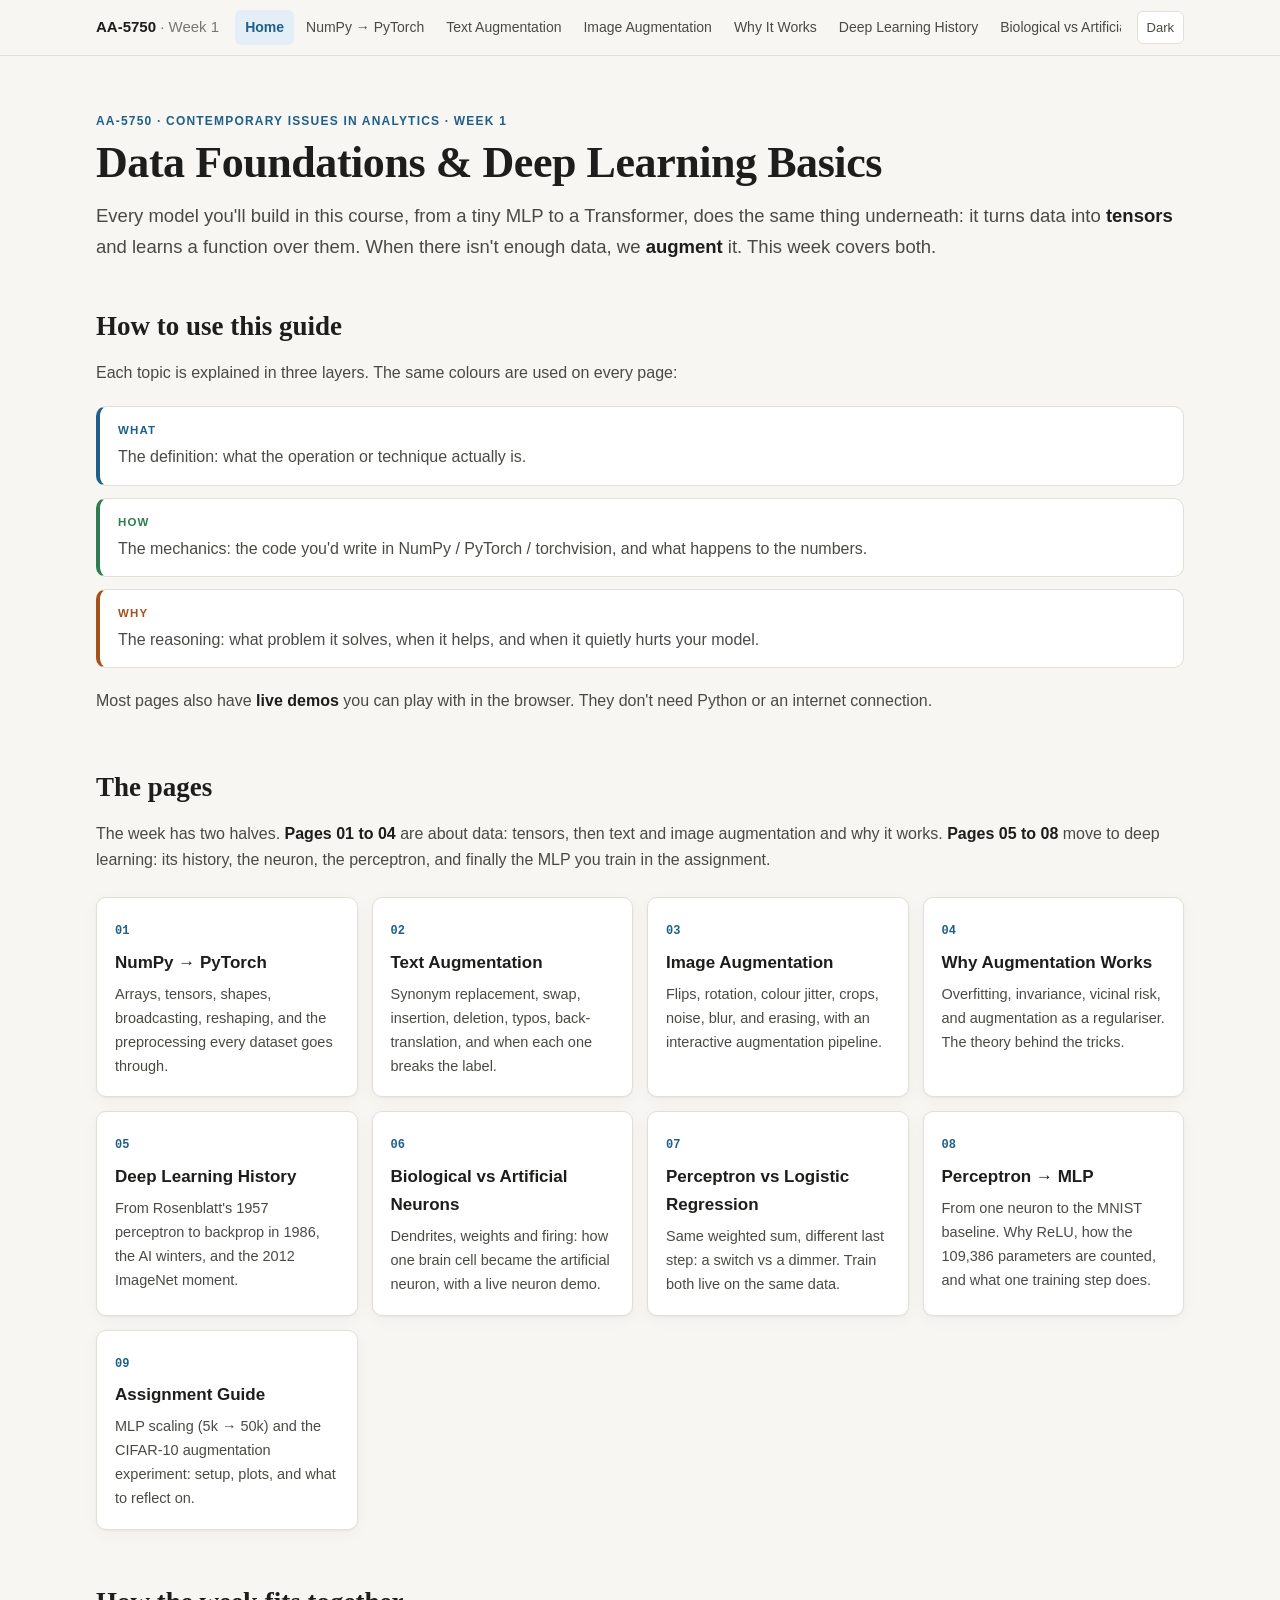
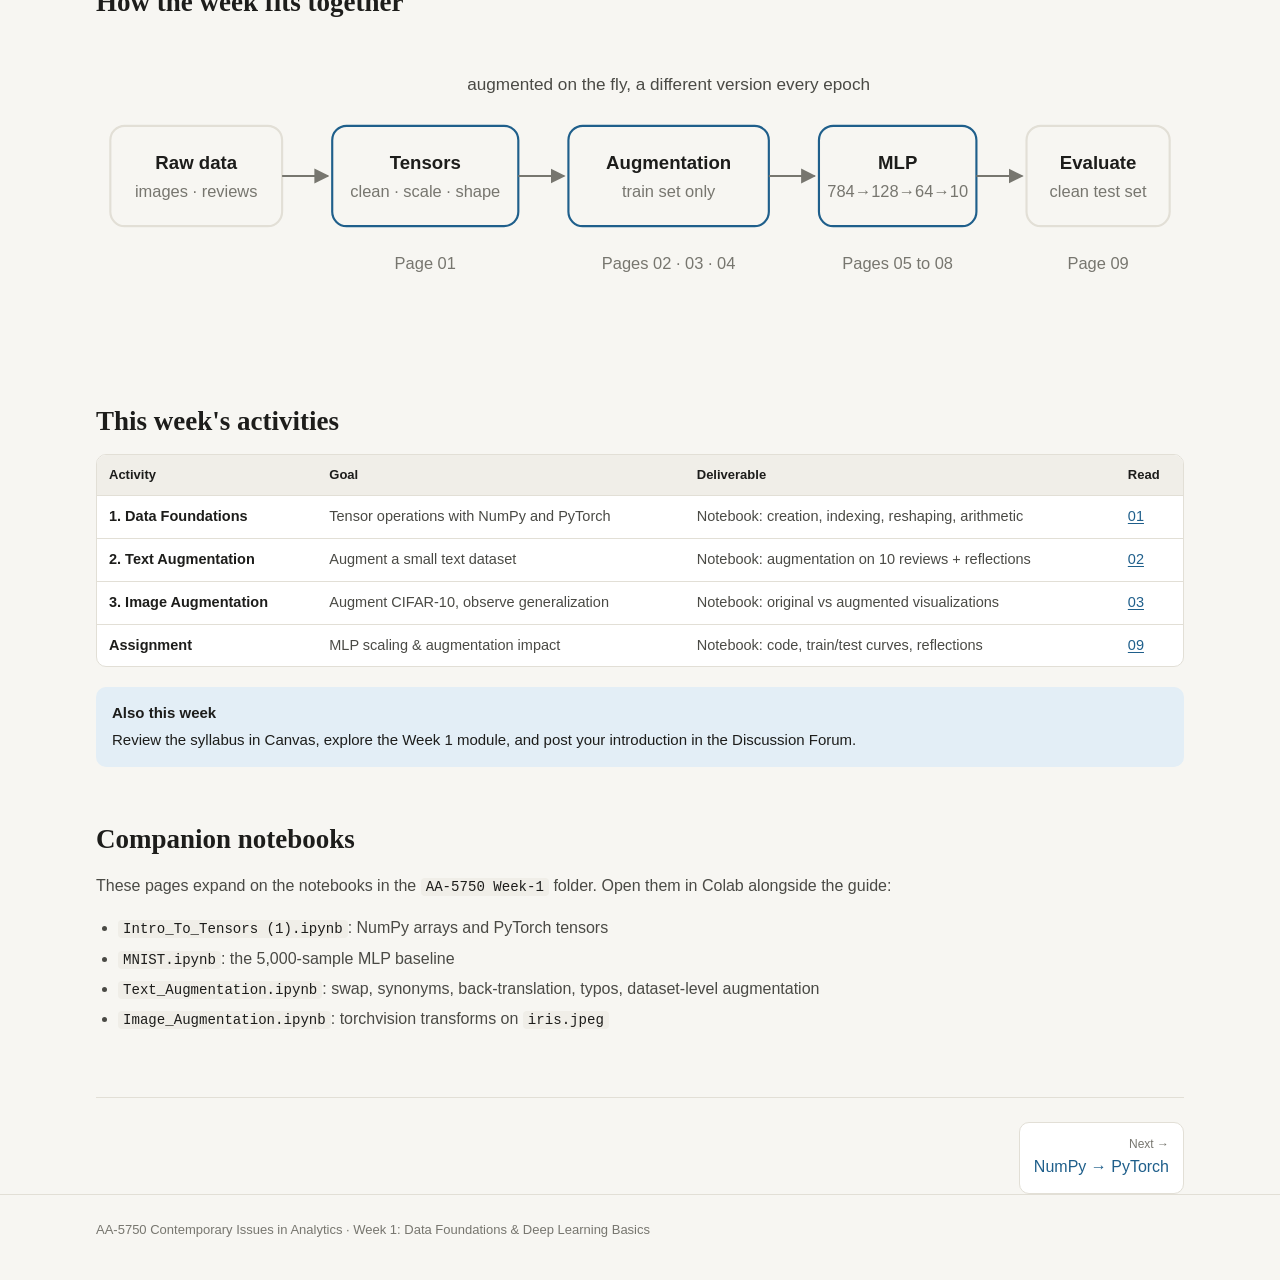
<file: index.html>
<!doctype html>
<html lang="en">
<head>
<meta charset="utf-8">
<meta name="viewport" content="width=device-width, initial-scale=1">
<title>Week 1 Foundations</title>
<meta name="description" content="AA-5750 Week 1: tensors, MLPs, and text and image augmentation: what we do, how we do it, and why.">
<link rel="stylesheet" href="assets/style.css">
</head>
<body>
<div class="wrap">
  <section class="hero">
    <p class="eyebrow">AA-5750 · Contemporary Issues in Analytics · Week 1</p>
    <h1>Data Foundations &amp; Deep Learning Basics</h1>
    <p class="lede">Every model you'll build in this course, from a tiny MLP to a Transformer, does the same thing underneath: it turns data into <strong>tensors</strong> and learns a function over them. When there isn't enough data, we <strong>augment</strong> it. This week covers both.</p>
  </section>

  <main style="max-width:none">
    <h2 id="how-to-read" style="margin-top:32px">How to use this guide</h2>
    <p>Each topic is explained in three layers. The same colours are used on every page:</p>
    <div class="www">
      <div class="what"><b>What</b><p>The definition: what the operation or technique actually is.</p></div>
      <div class="how"><b>How</b><p>The mechanics: the code you'd write in NumPy / PyTorch / torchvision, and what happens to the numbers.</p></div>
      <div class="why"><b>Why</b><p>The reasoning: what problem it solves, when it helps, and when it quietly hurts your model.</p></div>
    </div>
    <p>Most pages also have <strong>live demos</strong> you can play with in the browser. They don't need Python or an internet connection.</p>

    <h2 id="pages">The pages</h2>
    <p>The week has two halves. <strong>Pages 01 to 04</strong> are about data: tensors, then text and image augmentation and why it works. <strong>Pages 05 to 08</strong> move to deep learning: its history, the neuron, the perceptron, and finally the MLP you train in the assignment.</p>
    <div class="cards">
      <a class="card" href="tensors.html"><span class="num">01</span><h3>NumPy → PyTorch</h3><p>Arrays, tensors, shapes, broadcasting, reshaping, and the preprocessing every dataset goes through.</p></a>
      <a class="card" href="text-augmentation.html"><span class="num">02</span><h3>Text Augmentation</h3><p>Synonym replacement, swap, insertion, deletion, typos, back-translation, and when each one breaks the label.</p></a>
      <a class="card" href="image-augmentation.html"><span class="num">03</span><h3>Image Augmentation</h3><p>Flips, rotation, colour jitter, crops, noise, blur, and erasing, with an interactive augmentation pipeline.</p></a>
      <a class="card" href="why-augmentation.html"><span class="num">04</span><h3>Why Augmentation Works</h3><p>Overfitting, invariance, vicinal risk, and augmentation as a regulariser. The theory behind the tricks.</p></a>
      <a class="card" href="deep-learning-history.html"><span class="num">05</span><h3>Deep Learning History</h3><p>From Rosenblatt's 1957 perceptron to backprop in 1986, the AI winters, and the 2012 ImageNet moment.</p></a>
      <a class="card" href="neurons.html"><span class="num">06</span><h3>Biological vs Artificial Neurons</h3><p>Dendrites, weights and firing: how one brain cell became the artificial neuron, with a live neuron demo.</p></a>
      <a class="card" href="perceptron-logreg.html"><span class="num">07</span><h3>Perceptron vs Logistic Regression</h3><p>Same weighted sum, different last step: a switch vs a dimmer. Train both live on the same data.</p></a>
      <a class="card" href="mlp.html"><span class="num">08</span><h3>Perceptron → MLP</h3><p>From one neuron to the MNIST baseline. Why ReLU, how the 109,386 parameters are counted, and what one training step does.</p></a>
      <a class="card" href="assignment.html"><span class="num">09</span><h3>Assignment Guide</h3><p>MLP scaling (5k → 50k) and the CIFAR-10 augmentation experiment: setup, plots, and what to reflect on.</p></a>
    </div>

    <h2 id="map">How the week fits together</h2>
    <figure class="figure">
      <svg viewBox="0 0 760 210" role="img" aria-label="Pipeline: raw data, tensors, augmentation, MLP, evaluation">
        <defs><marker id="ar" viewBox="0 0 10 10" refX="9" refY="5" markerWidth="7" markerHeight="7" orient="auto"><path d="M0,0 L10,5 L0,10 z" class="svg-ink3"/></marker></defs>
        <g font-family="inherit" font-size="13" text-anchor="middle">
          <g><rect x="10" y="60" width="120" height="70" rx="10" fill="none" class="svg-line" stroke-width="1.5"/><text x="70" y="90" class="svg-ink" font-weight="600">Raw data</text><text x="70" y="110" class="svg-ink3" font-size="11.5">images · reviews</text></g>
          <g><rect x="165" y="60" width="130" height="70" rx="10" fill="none" class="svg-acc" stroke-width="1.5"/><text x="230" y="90" class="svg-ink" font-weight="600">Tensors</text><text x="230" y="110" class="svg-ink3" font-size="11.5">clean · scale · shape</text></g>
          <g><rect x="330" y="60" width="140" height="70" rx="10" fill="none" class="svg-acc" stroke-width="1.5"/><text x="400" y="90" class="svg-ink" font-weight="600">Augmentation</text><text x="400" y="110" class="svg-ink3" font-size="11.5">train set only</text></g>
          <g><rect x="505" y="60" width="110" height="70" rx="10" fill="none" class="svg-acc" stroke-width="1.5"/><text x="560" y="90" class="svg-ink" font-weight="600">MLP</text><text x="560" y="110" class="svg-ink3" font-size="11.5">784→128→64→10</text></g>
          <g><rect x="650" y="60" width="100" height="70" rx="10" fill="none" class="svg-line" stroke-width="1.5"/><text x="700" y="90" class="svg-ink" font-weight="600">Evaluate</text><text x="700" y="110" class="svg-ink3" font-size="11.5">clean test set</text></g>
          <g stroke-width="1.5" class="svg-acc" fill="none" style="stroke:var(--ink-3)">
            <line x1="130" y1="95" x2="162" y2="95" marker-end="url(#ar)"/><line x1="295" y1="95" x2="327" y2="95" marker-end="url(#ar)"/>
            <line x1="470" y1="95" x2="502" y2="95" marker-end="url(#ar)"/><line x1="615" y1="95" x2="647" y2="95" marker-end="url(#ar)"/>
          </g>
          <text x="230" y="160" class="svg-ink3" font-size="11.5">Page 01</text><text x="400" y="160" class="svg-ink3" font-size="11.5">Pages 02 · 03 · 04</text>
          <text x="560" y="160" class="svg-ink3" font-size="11.5">Pages 05 to 08</text><text x="700" y="160" class="svg-ink3" font-size="11.5">Page 09</text>
          <text x="400" y="35" class="svg-ink2" font-size="12">augmented on the fly, a different version every epoch</text>
        </g>
      </svg>
    </figure>

    <h2 id="deliverables">This week's activities</h2>
    <div class="table-wrap"><table>
      <tr><th>Activity</th><th>Goal</th><th>Deliverable</th><th>Read</th></tr>
      <tr><td><strong>1. Data Foundations</strong></td><td>Tensor operations with NumPy and PyTorch</td><td>Notebook: creation, indexing, reshaping, arithmetic</td><td><a href="tensors.html">01</a></td></tr>
      <tr><td><strong>2. Text Augmentation</strong></td><td>Augment a small text dataset</td><td>Notebook: augmentation on 10 reviews + reflections</td><td><a href="text-augmentation.html">02</a></td></tr>
      <tr><td><strong>3. Image Augmentation</strong></td><td>Augment CIFAR-10, observe generalization</td><td>Notebook: original vs augmented visualizations</td><td><a href="image-augmentation.html">03</a></td></tr>
      <tr><td><strong>Assignment</strong></td><td>MLP scaling &amp; augmentation impact</td><td>Notebook: code, train/test curves, reflections</td><td><a href="assignment.html">09</a></td></tr>
    </table></div>
    <div class="note"><b>Also this week</b>Review the syllabus in Canvas, explore the Week 1 module, and post your introduction in the Discussion Forum.</div>

    <h2 id="notebooks">Companion notebooks</h2>
    <p>These pages expand on the notebooks in the <code>AA-5750 Week-1</code> folder. Open them in Colab alongside the guide:</p>
    <ul>
      <li><code>Intro_To_Tensors (1).ipynb</code>: NumPy arrays and PyTorch tensors</li>
      <li><code>MNIST.ipynb</code>: the 5,000-sample MLP baseline</li>
      <li><code>Text_Augmentation.ipynb</code>: swap, synonyms, back-translation, typos, dataset-level augmentation</li>
      <li><code>Image_Augmentation.ipynb</code>: torchvision transforms on <code>iris.jpeg</code></li>
    </ul>
  </main>
</div>
<script src="assets/site.js"></script>
</body>
</html>
</file>
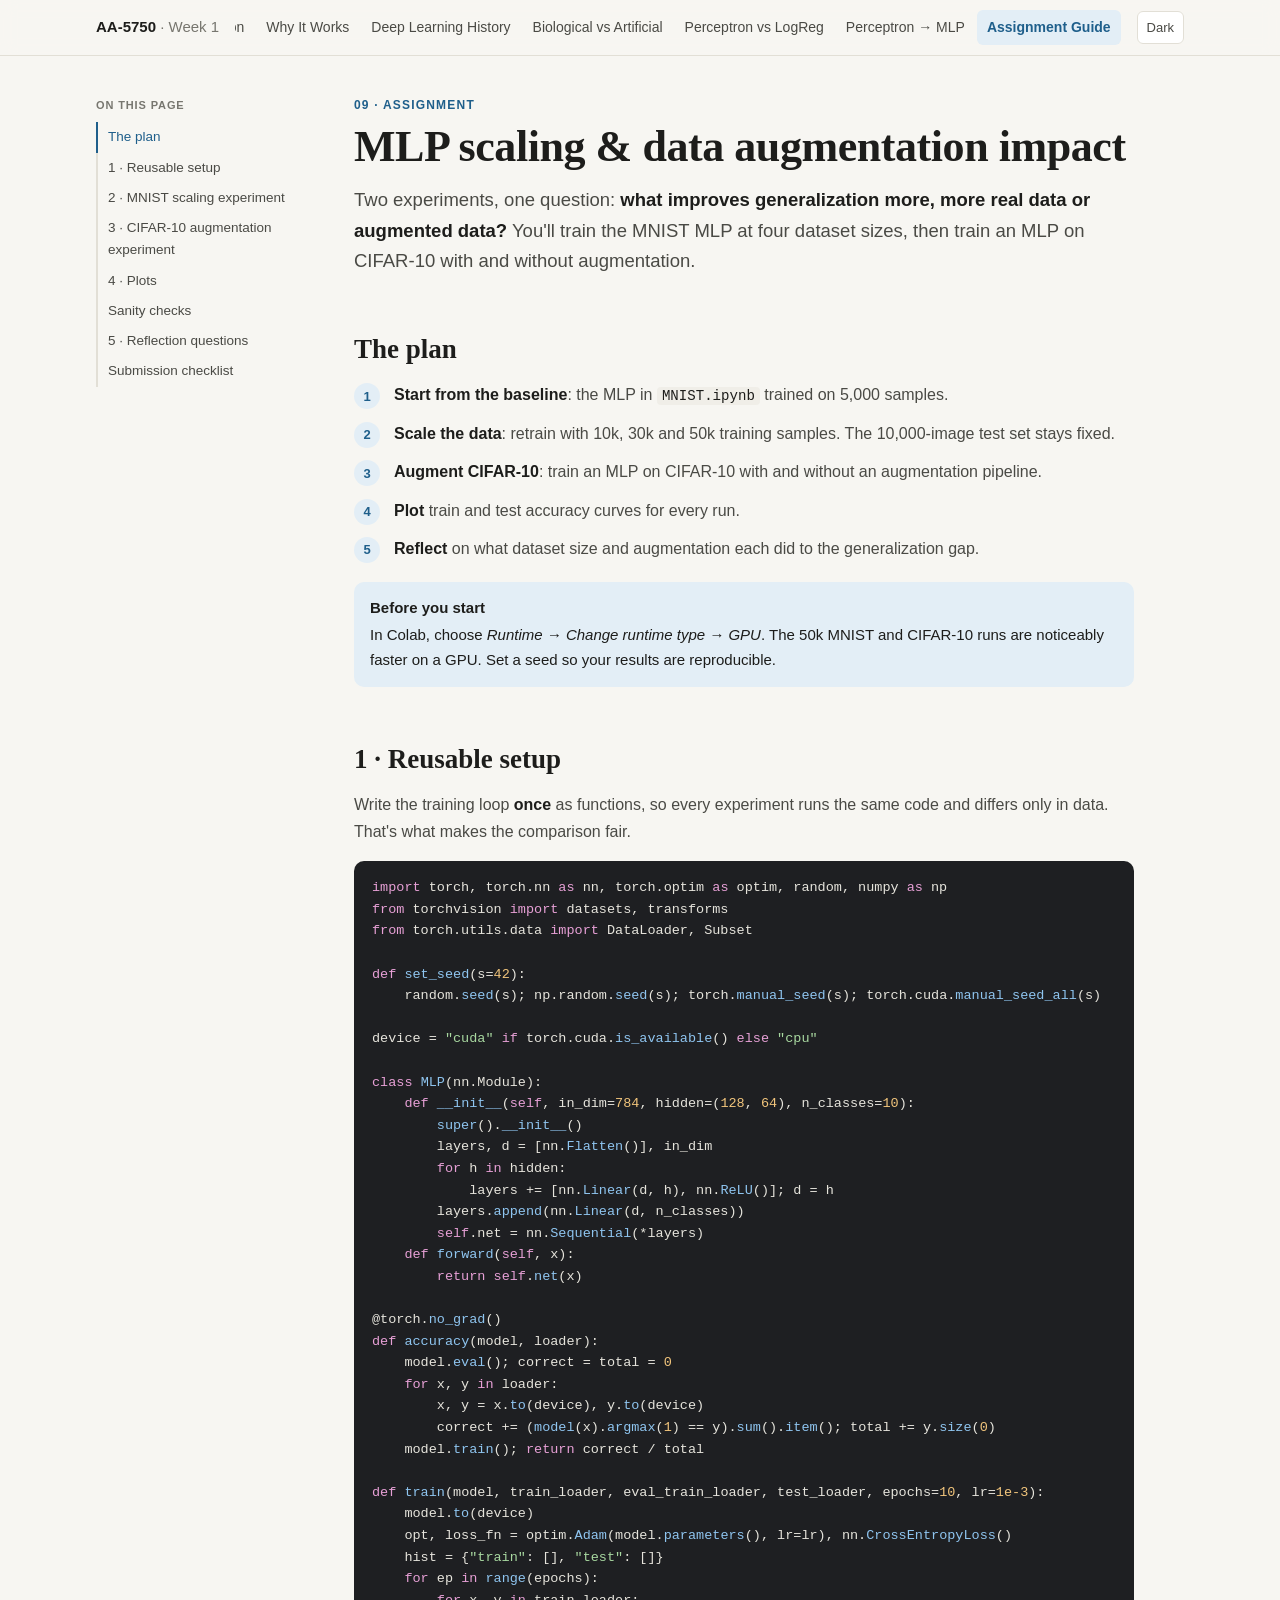
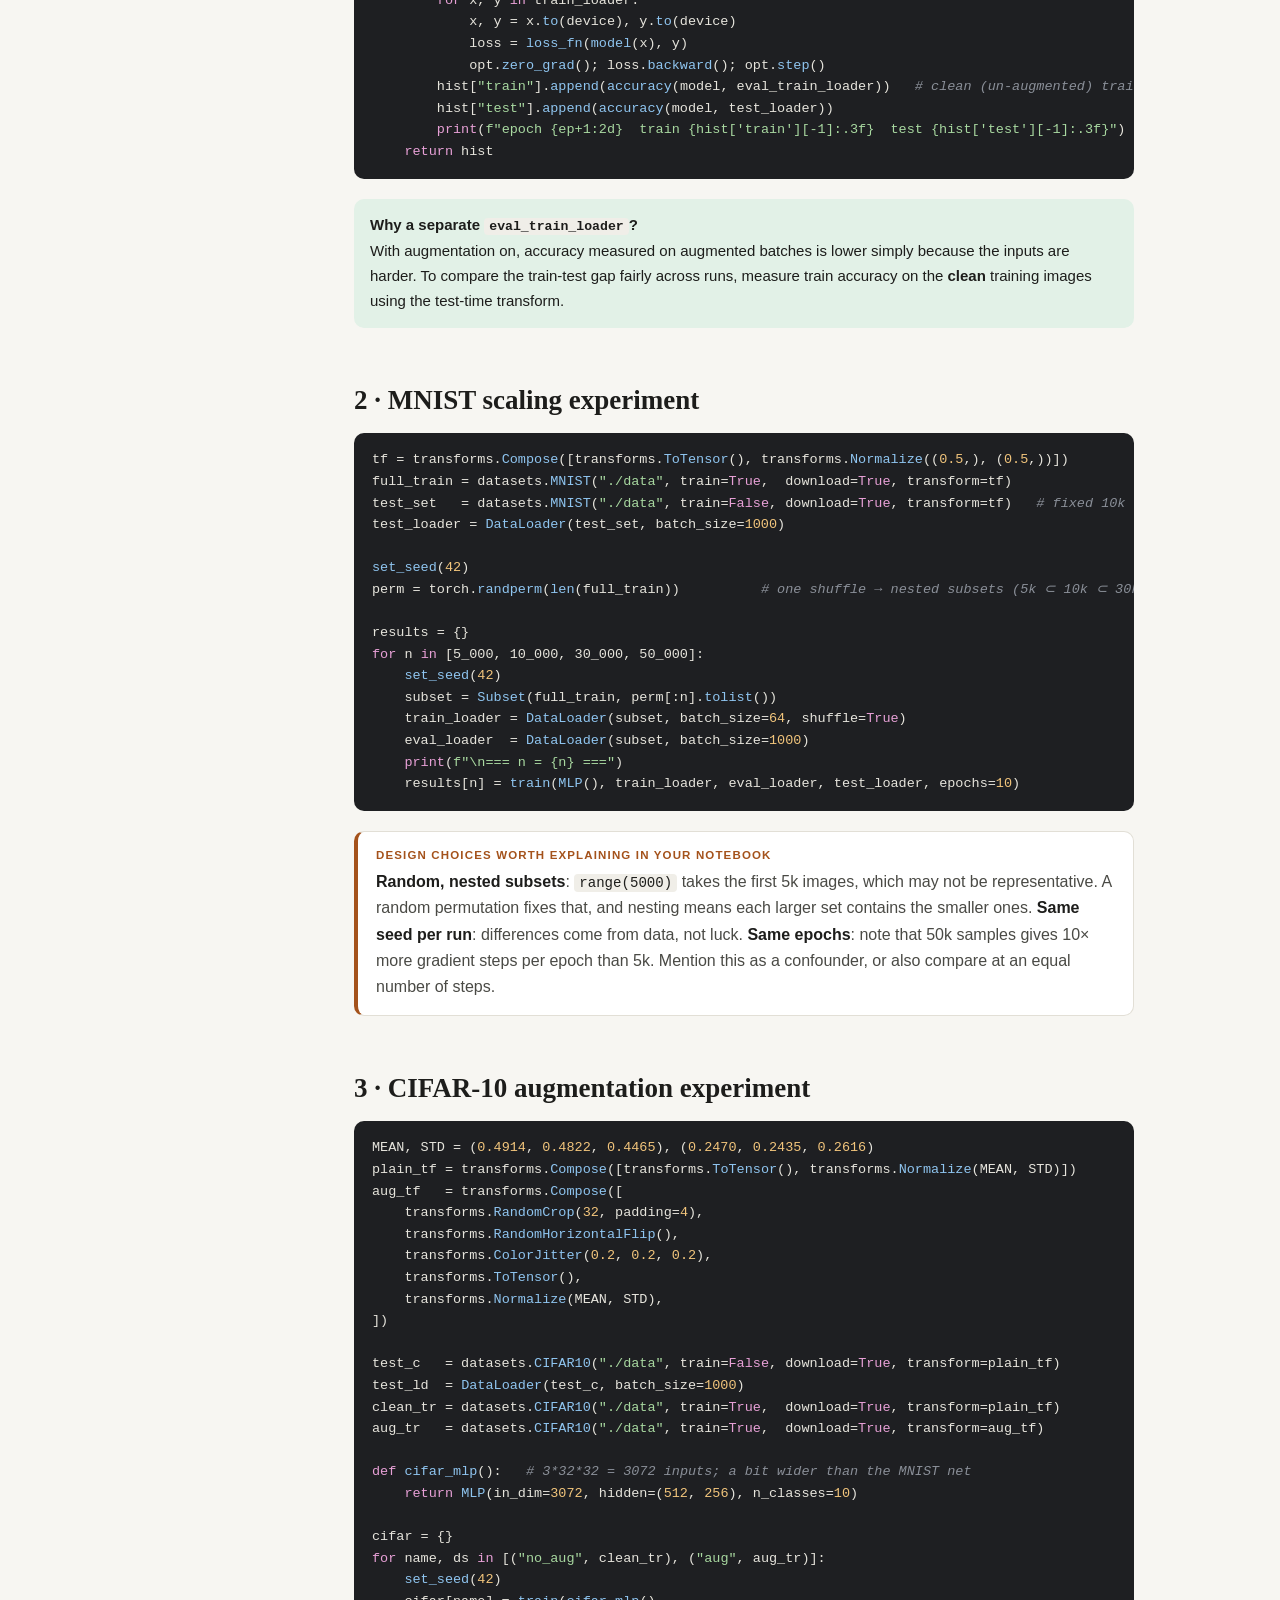
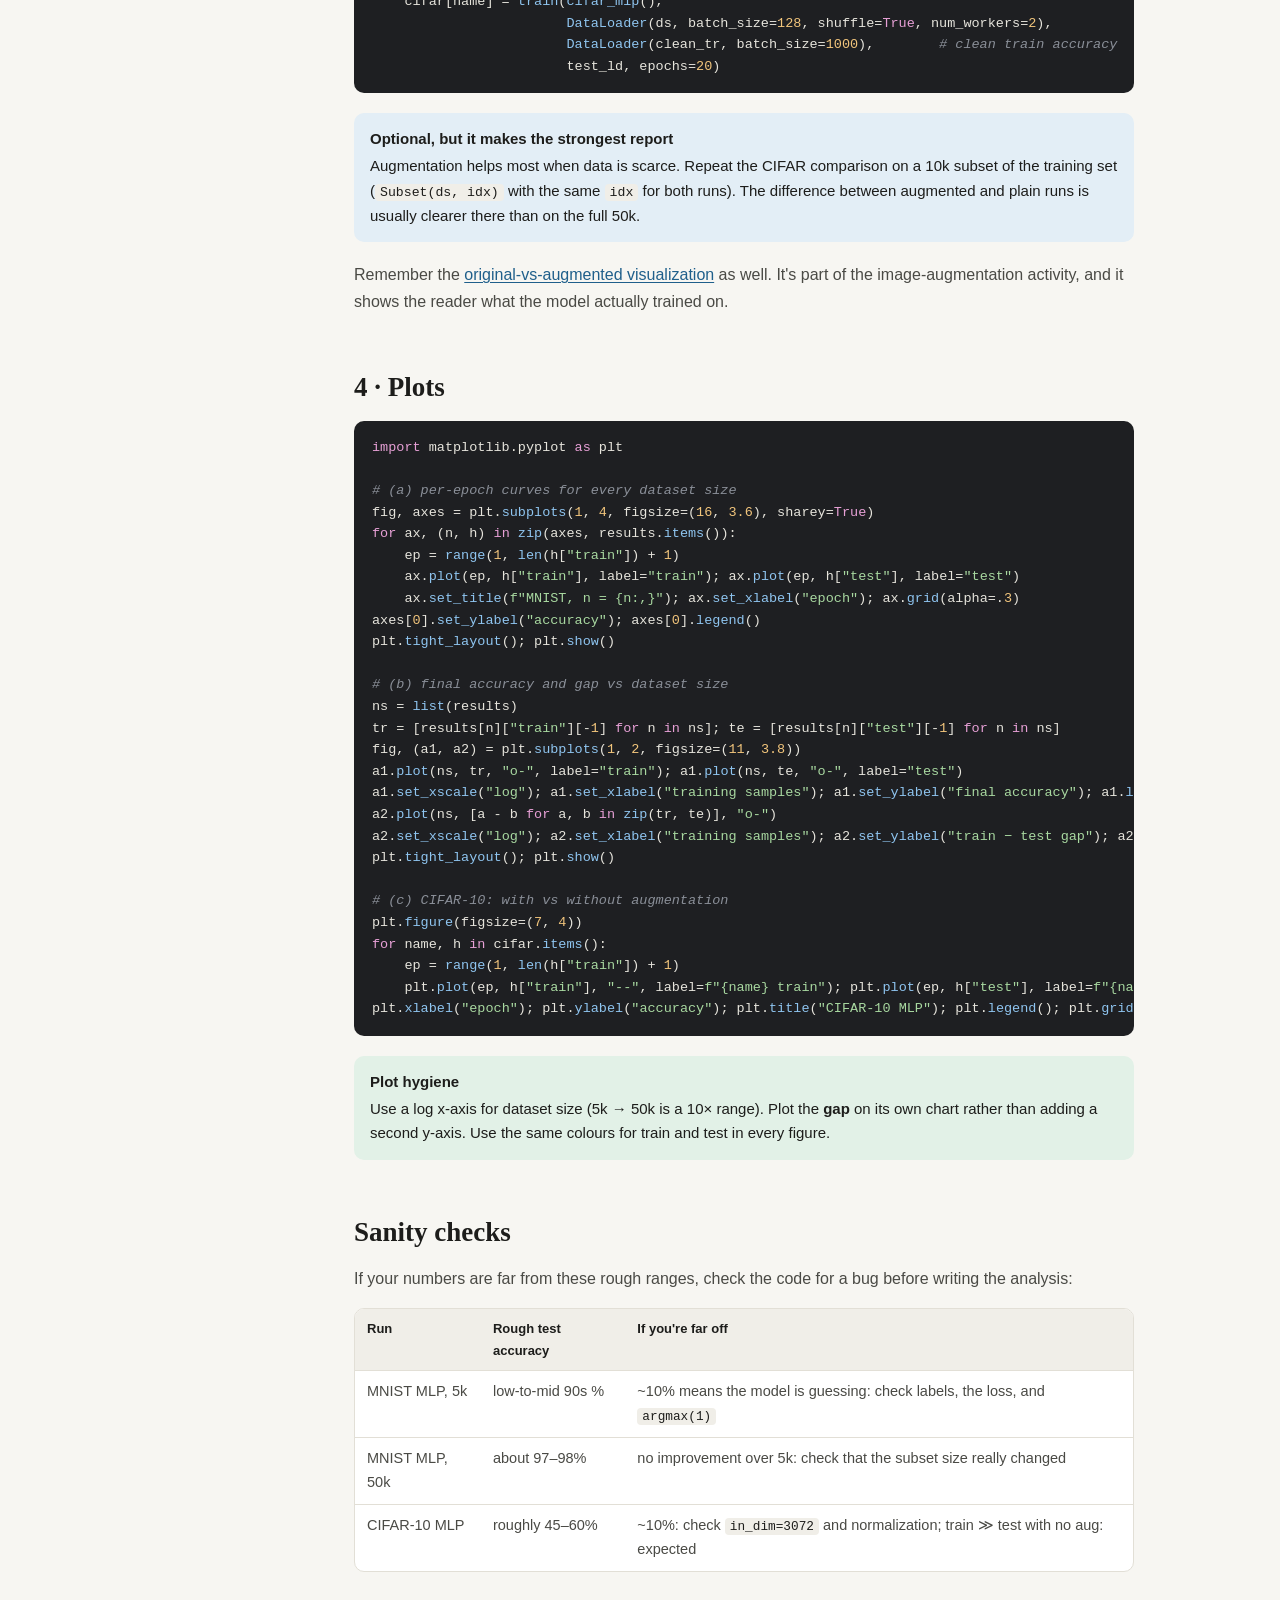
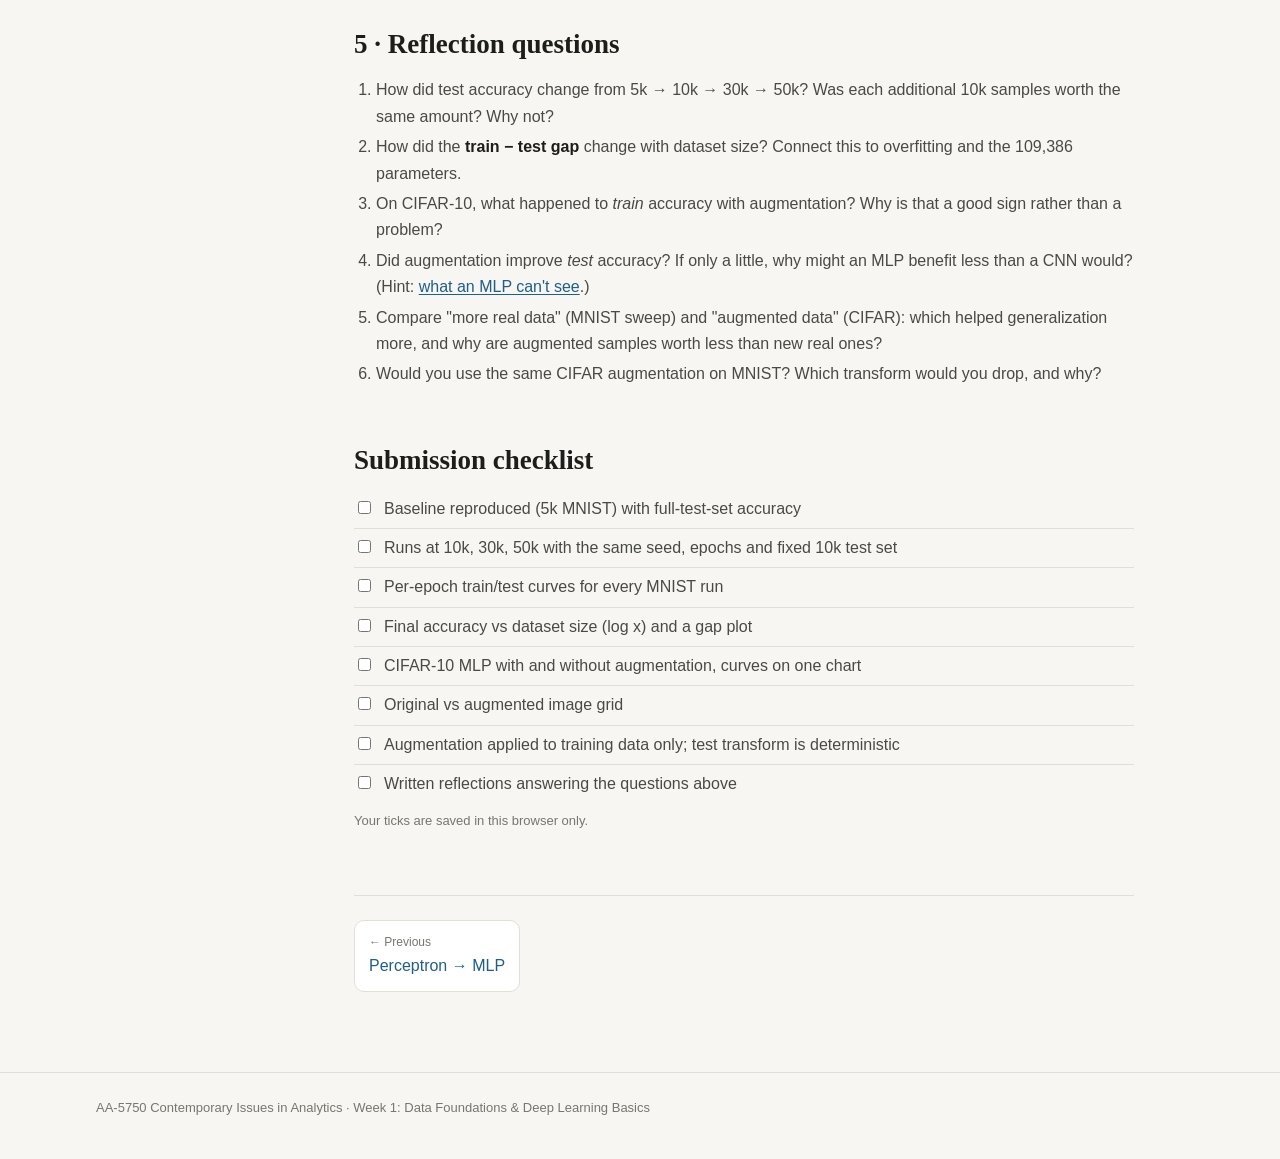
<file: assignment.html>
<!doctype html>
<html lang="en">
<head>
<meta charset="utf-8">
<meta name="viewport" content="width=device-width, initial-scale=1">
<title>Assignment Guide</title>
<meta name="description" content="Week 1 assignment: MLP scaling on MNIST (5k to 50k) and the impact of image augmentation on CIFAR-10.">
<link rel="stylesheet" href="assets/style.css">
<style>
  .steps { counter-reset: s; list-style: none; padding: 0; }
  .steps > li { counter-increment: s; position: relative; padding-left: 40px; margin: 12px 0; }
  .steps > li::before { content: counter(s); position: absolute; left: 0; top: 1px; width: 26px; height: 26px; border-radius: 50%; background: var(--accent-soft); color: var(--accent); font-weight: 700; font-size: 13px; display: grid; place-items: center; }
  .todo label { display: flex; gap: 10px; align-items: flex-start; padding: 6px 0; color: var(--ink-2); border-bottom: 1px solid var(--line); }
  .todo label:last-child { border-bottom: 0; }
  .todo input { margin-top: 5px; accent-color: var(--how); }
</style>
</head>
<body>
<div class="wrap page">
<aside class="toc"></aside>
<main>
  <p class="eyebrow">09 · Assignment</p>
  <h1>MLP scaling &amp; data augmentation impact</h1>
  <p class="lede">Two experiments, one question: <strong>what improves generalization more, more real data or augmented data?</strong> You'll train the MNIST MLP at four dataset sizes, then train an MLP on CIFAR-10 with and without augmentation.</p>

  <h2 id="plan">The plan</h2>
  <ol class="steps">
    <li><strong>Start from the baseline</strong>: the MLP in <code>MNIST.ipynb</code> trained on 5,000 samples.</li>
    <li><strong>Scale the data</strong>: retrain with 10k, 30k and 50k training samples. The 10,000-image test set stays fixed.</li>
    <li><strong>Augment CIFAR-10</strong>: train an MLP on CIFAR-10 with and without an augmentation pipeline.</li>
    <li><strong>Plot</strong> train and test accuracy curves for every run.</li>
    <li><strong>Reflect</strong> on what dataset size and augmentation each did to the generalization gap.</li>
  </ol>
  <div class="note"><b>Before you start</b>In Colab, choose <em>Runtime → Change runtime type → GPU</em>. The 50k MNIST and CIFAR-10 runs are noticeably faster on a GPU. Set a seed so your results are reproducible.</div>

  <h2 id="setup">1 · Reusable setup</h2>
  <p>Write the training loop <strong>once</strong> as functions, so every experiment runs the same code and differs only in data. That's what makes the comparison fair.</p>
<pre><code class="py">import torch, torch.nn as nn, torch.optim as optim, random, numpy as np
from torchvision import datasets, transforms
from torch.utils.data import DataLoader, Subset

def set_seed(s=42):
    random.seed(s); np.random.seed(s); torch.manual_seed(s); torch.cuda.manual_seed_all(s)

device = "cuda" if torch.cuda.is_available() else "cpu"

class MLP(nn.Module):
    def __init__(self, in_dim=784, hidden=(128, 64), n_classes=10):
        super().__init__()
        layers, d = [nn.Flatten()], in_dim
        for h in hidden:
            layers += [nn.Linear(d, h), nn.ReLU()]; d = h
        layers.append(nn.Linear(d, n_classes))
        self.net = nn.Sequential(*layers)
    def forward(self, x):
        return self.net(x)

@torch.no_grad()
def accuracy(model, loader):
    model.eval(); correct = total = 0
    for x, y in loader:
        x, y = x.to(device), y.to(device)
        correct += (model(x).argmax(1) == y).sum().item(); total += y.size(0)
    model.train(); return correct / total

def train(model, train_loader, eval_train_loader, test_loader, epochs=10, lr=1e-3):
    model.to(device)
    opt, loss_fn = optim.Adam(model.parameters(), lr=lr), nn.CrossEntropyLoss()
    hist = {"train": [], "test": []}
    for ep in range(epochs):
        for x, y in train_loader:
            x, y = x.to(device), y.to(device)
            loss = loss_fn(model(x), y)
            opt.zero_grad(); loss.backward(); opt.step()
        hist["train"].append(accuracy(model, eval_train_loader))   # clean (un-augmented) train data
        hist["test"].append(accuracy(model, test_loader))
        print(f"epoch {ep+1:2d}  train {hist['train'][-1]:.3f}  test {hist['test'][-1]:.3f}")
    return hist</code></pre>
  <div class="tip"><b>Why a separate <code>eval_train_loader</code>?</b>With augmentation on, accuracy measured on augmented batches is lower simply because the inputs are harder. To compare the train-test gap fairly across runs, measure train accuracy on the <strong>clean</strong> training images using the test-time transform.</div>

  <h2 id="scaling">2 · MNIST scaling experiment</h2>
<pre><code class="py">tf = transforms.Compose([transforms.ToTensor(), transforms.Normalize((0.5,), (0.5,))])
full_train = datasets.MNIST("./data", train=True,  download=True, transform=tf)
test_set   = datasets.MNIST("./data", train=False, download=True, transform=tf)   # fixed 10k
test_loader = DataLoader(test_set, batch_size=1000)

set_seed(42)
perm = torch.randperm(len(full_train))          # one shuffle → nested subsets (5k ⊂ 10k ⊂ 30k ⊂ 50k)

results = {}
for n in [5_000, 10_000, 30_000, 50_000]:
    set_seed(42)
    subset = Subset(full_train, perm[:n].tolist())
    train_loader = DataLoader(subset, batch_size=64, shuffle=True)
    eval_loader  = DataLoader(subset, batch_size=1000)
    print(f"\n=== n = {n} ===")
    results[n] = train(MLP(), train_loader, eval_loader, test_loader, epochs=10)</code></pre>
  <div class="www">
    <div class="why"><b>Design choices worth explaining in your notebook</b><p><strong>Random, nested subsets</strong>: <code>range(5000)</code> takes the first 5k images, which may not be representative. A random permutation fixes that, and nesting means each larger set contains the smaller ones. <strong>Same seed per run</strong>: differences come from data, not luck. <strong>Same epochs</strong>: note that 50k samples gives 10× more gradient steps per epoch than 5k. Mention this as a confounder, or also compare at an equal number of steps.</p></div>
  </div>

  <h2 id="cifar">3 · CIFAR-10 augmentation experiment</h2>
<pre><code class="py">MEAN, STD = (0.4914, 0.4822, 0.4465), (0.2470, 0.2435, 0.2616)
plain_tf = transforms.Compose([transforms.ToTensor(), transforms.Normalize(MEAN, STD)])
aug_tf   = transforms.Compose([
    transforms.RandomCrop(32, padding=4),
    transforms.RandomHorizontalFlip(),
    transforms.ColorJitter(0.2, 0.2, 0.2),
    transforms.ToTensor(),
    transforms.Normalize(MEAN, STD),
])

test_c   = datasets.CIFAR10("./data", train=False, download=True, transform=plain_tf)
test_ld  = DataLoader(test_c, batch_size=1000)
clean_tr = datasets.CIFAR10("./data", train=True,  download=True, transform=plain_tf)
aug_tr   = datasets.CIFAR10("./data", train=True,  download=True, transform=aug_tf)

def cifar_mlp():   # 3*32*32 = 3072 inputs; a bit wider than the MNIST net
    return MLP(in_dim=3072, hidden=(512, 256), n_classes=10)

cifar = {}
for name, ds in [("no_aug", clean_tr), ("aug", aug_tr)]:
    set_seed(42)
    cifar[name] = train(cifar_mlp(),
                        DataLoader(ds, batch_size=128, shuffle=True, num_workers=2),
                        DataLoader(clean_tr, batch_size=1000),        # clean train accuracy
                        test_ld, epochs=20)</code></pre>
  <div class="note"><b>Optional, but it makes the strongest report</b>Augmentation helps most when data is scarce. Repeat the CIFAR comparison on a 10k subset of the training set (<code>Subset(ds, idx)</code> with the same <code>idx</code> for both runs). The difference between augmented and plain runs is usually clearer there than on the full 50k.</div>
  <p>Remember the <a href="image-augmentation.html#visualize">original-vs-augmented visualization</a> as well. It's part of the image-augmentation activity, and it shows the reader what the model actually trained on.</p>

  <h2 id="plots">4 · Plots</h2>
<pre><code class="py">import matplotlib.pyplot as plt

# (a) per-epoch curves for every dataset size
fig, axes = plt.subplots(1, 4, figsize=(16, 3.6), sharey=True)
for ax, (n, h) in zip(axes, results.items()):
    ep = range(1, len(h["train"]) + 1)
    ax.plot(ep, h["train"], label="train"); ax.plot(ep, h["test"], label="test")
    ax.set_title(f"MNIST, n = {n:,}"); ax.set_xlabel("epoch"); ax.grid(alpha=.3)
axes[0].set_ylabel("accuracy"); axes[0].legend()
plt.tight_layout(); plt.show()

# (b) final accuracy and gap vs dataset size
ns = list(results)
tr = [results[n]["train"][-1] for n in ns]; te = [results[n]["test"][-1] for n in ns]
fig, (a1, a2) = plt.subplots(1, 2, figsize=(11, 3.8))
a1.plot(ns, tr, "o-", label="train"); a1.plot(ns, te, "o-", label="test")
a1.set_xscale("log"); a1.set_xlabel("training samples"); a1.set_ylabel("final accuracy"); a1.legend(); a1.grid(alpha=.3)
a2.plot(ns, [a - b for a, b in zip(tr, te)], "o-")
a2.set_xscale("log"); a2.set_xlabel("training samples"); a2.set_ylabel("train − test gap"); a2.grid(alpha=.3)
plt.tight_layout(); plt.show()

# (c) CIFAR-10: with vs without augmentation
plt.figure(figsize=(7, 4))
for name, h in cifar.items():
    ep = range(1, len(h["train"]) + 1)
    plt.plot(ep, h["train"], "--", label=f"{name} train"); plt.plot(ep, h["test"], label=f"{name} test")
plt.xlabel("epoch"); plt.ylabel("accuracy"); plt.title("CIFAR-10 MLP"); plt.legend(); plt.grid(alpha=.3); plt.show()</code></pre>
  <div class="tip"><b>Plot hygiene</b>Use a log x-axis for dataset size (5k → 50k is a 10× range). Plot the <strong>gap</strong> on its own chart rather than adding a second y-axis. Use the same colours for train and test in every figure.</div>

  <h2 id="sanity">Sanity checks</h2>
  <p>If your numbers are far from these rough ranges, check the code for a bug before writing the analysis:</p>
  <div class="table-wrap"><table>
    <tr><th>Run</th><th>Rough test accuracy</th><th>If you're far off</th></tr>
    <tr><td>MNIST MLP, 5k</td><td>low-to-mid 90s %</td><td>~10% means the model is guessing: check labels, the loss, and <code>argmax(1)</code></td></tr>
    <tr><td>MNIST MLP, 50k</td><td>about 97–98%</td><td>no improvement over 5k: check that the subset size really changed</td></tr>
    <tr><td>CIFAR-10 MLP</td><td>roughly 45–60%</td><td>~10%: check <code>in_dim=3072</code> and normalization; train ≫ test with no aug: expected</td></tr>
  </table></div>

  <h2 id="reflection">5 · Reflection questions</h2>
  <ol>
    <li>How did test accuracy change from 5k → 10k → 30k → 50k? Was each additional 10k samples worth the same amount? Why not?</li>
    <li>How did the <strong>train − test gap</strong> change with dataset size? Connect this to overfitting and the 109,386 parameters.</li>
    <li>On CIFAR-10, what happened to <em>train</em> accuracy with augmentation? Why is that a good sign rather than a problem?</li>
    <li>Did augmentation improve <em>test</em> accuracy? If only a little, why might an MLP benefit less than a CNN would? (Hint: <a href="mlp.html#limits">what an MLP can't see</a>.)</li>
    <li>Compare "more real data" (MNIST sweep) and "augmented data" (CIFAR): which helped generalization more, and why are augmented samples worth less than new real ones?</li>
    <li>Would you use the same CIFAR augmentation on MNIST? Which transform would you drop, and why?</li>
  </ol>

  <h2 id="checklist">Submission checklist</h2>
  <div class="todo" id="todo">
    <label><input type="checkbox"> Baseline reproduced (5k MNIST) with full-test-set accuracy</label>
    <label><input type="checkbox"> Runs at 10k, 30k, 50k with the same seed, epochs and fixed 10k test set</label>
    <label><input type="checkbox"> Per-epoch train/test curves for every MNIST run</label>
    <label><input type="checkbox"> Final accuracy vs dataset size (log x) and a gap plot</label>
    <label><input type="checkbox"> CIFAR-10 MLP with and without augmentation, curves on one chart</label>
    <label><input type="checkbox"> Original vs augmented image grid</label>
    <label><input type="checkbox"> Augmentation applied to training data only; test transform is deterministic</label>
    <label><input type="checkbox"> Written reflections answering the questions above</label>
  </div>
  <p class="caption">Your ticks are saved in this browser only.</p>
</main>
</div>
<script src="assets/site.js"></script>
<script>
(function () {
  const boxes = [...document.querySelectorAll("#todo input")];
  let saved = [];
  try { saved = JSON.parse(localStorage.getItem("aa5750-w1-todo") || "[]"); } catch (e) {}
  boxes.forEach((b, i) => {
    b.checked = !!saved[i];
    b.onchange = () => { try { localStorage.setItem("aa5750-w1-todo", JSON.stringify(boxes.map(x => x.checked))); } catch (e) {} };
  });
})();
</script>
</body>
</html>
</file>
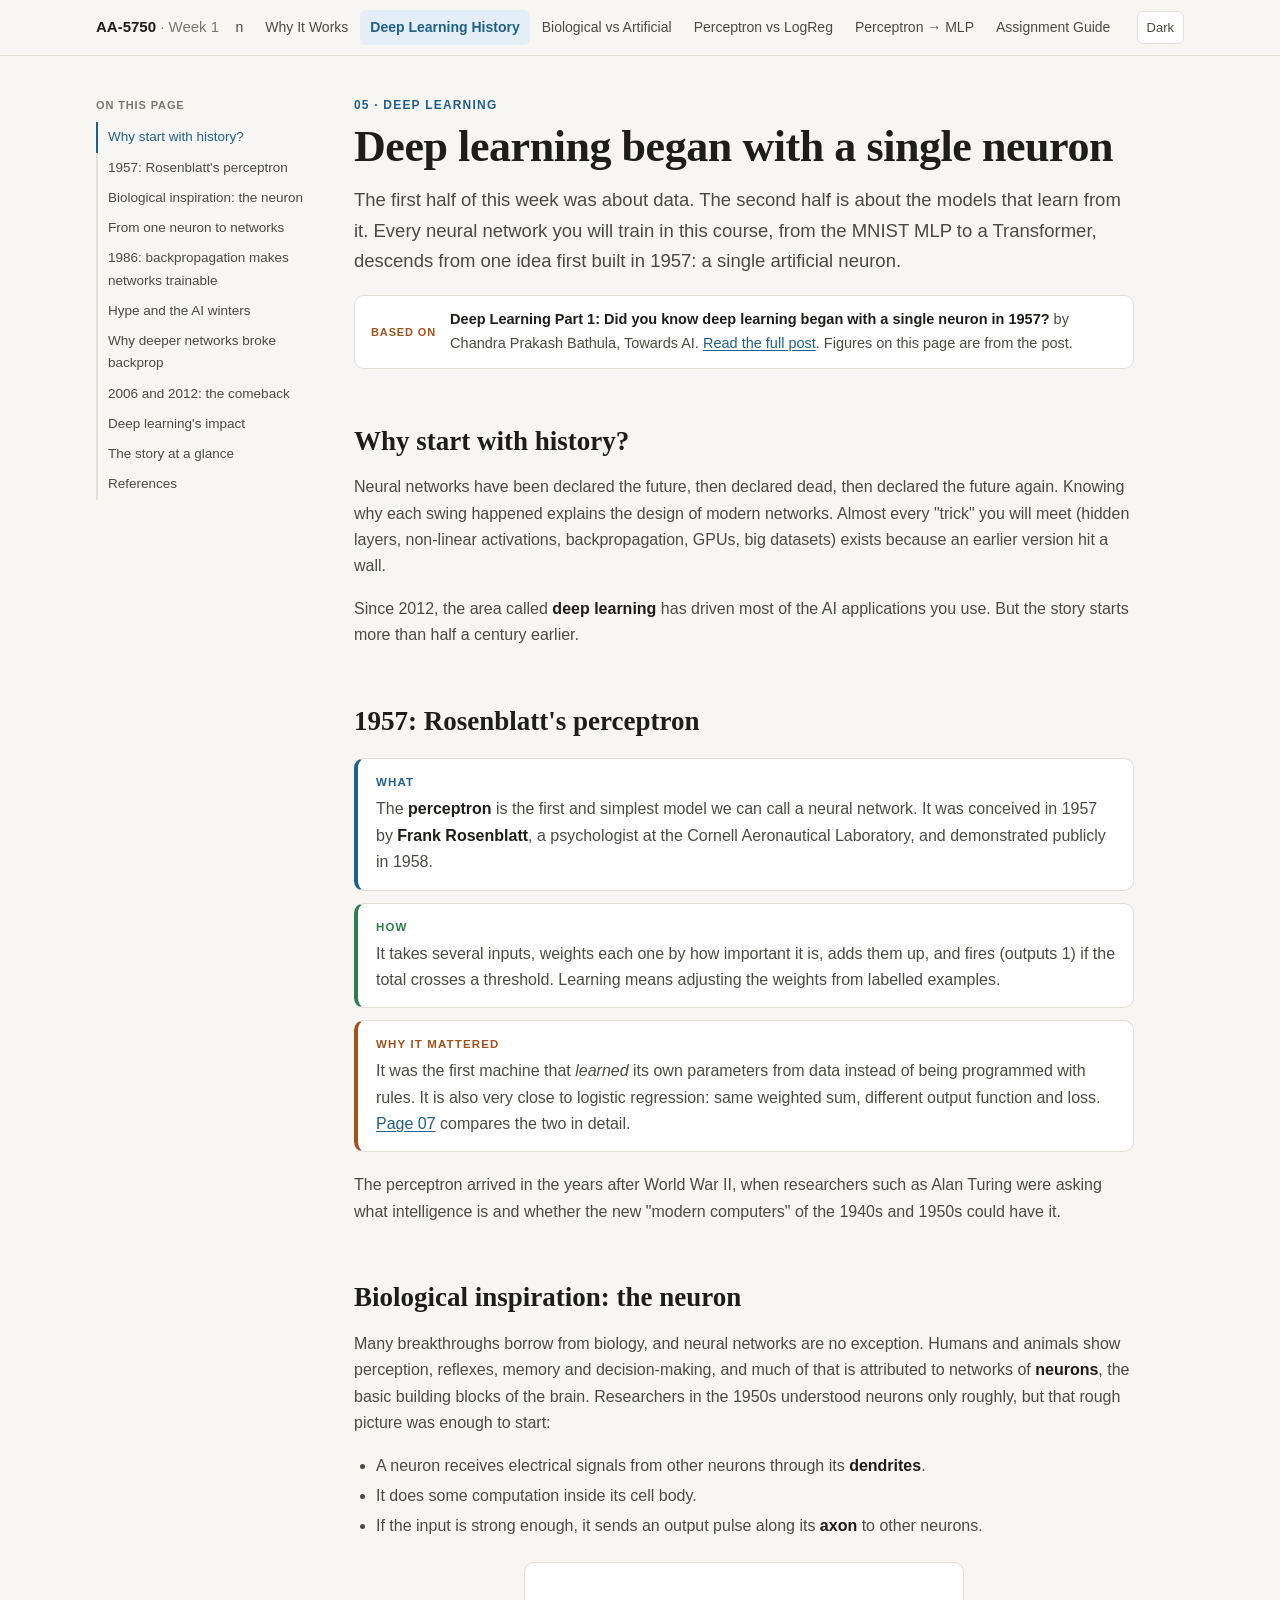
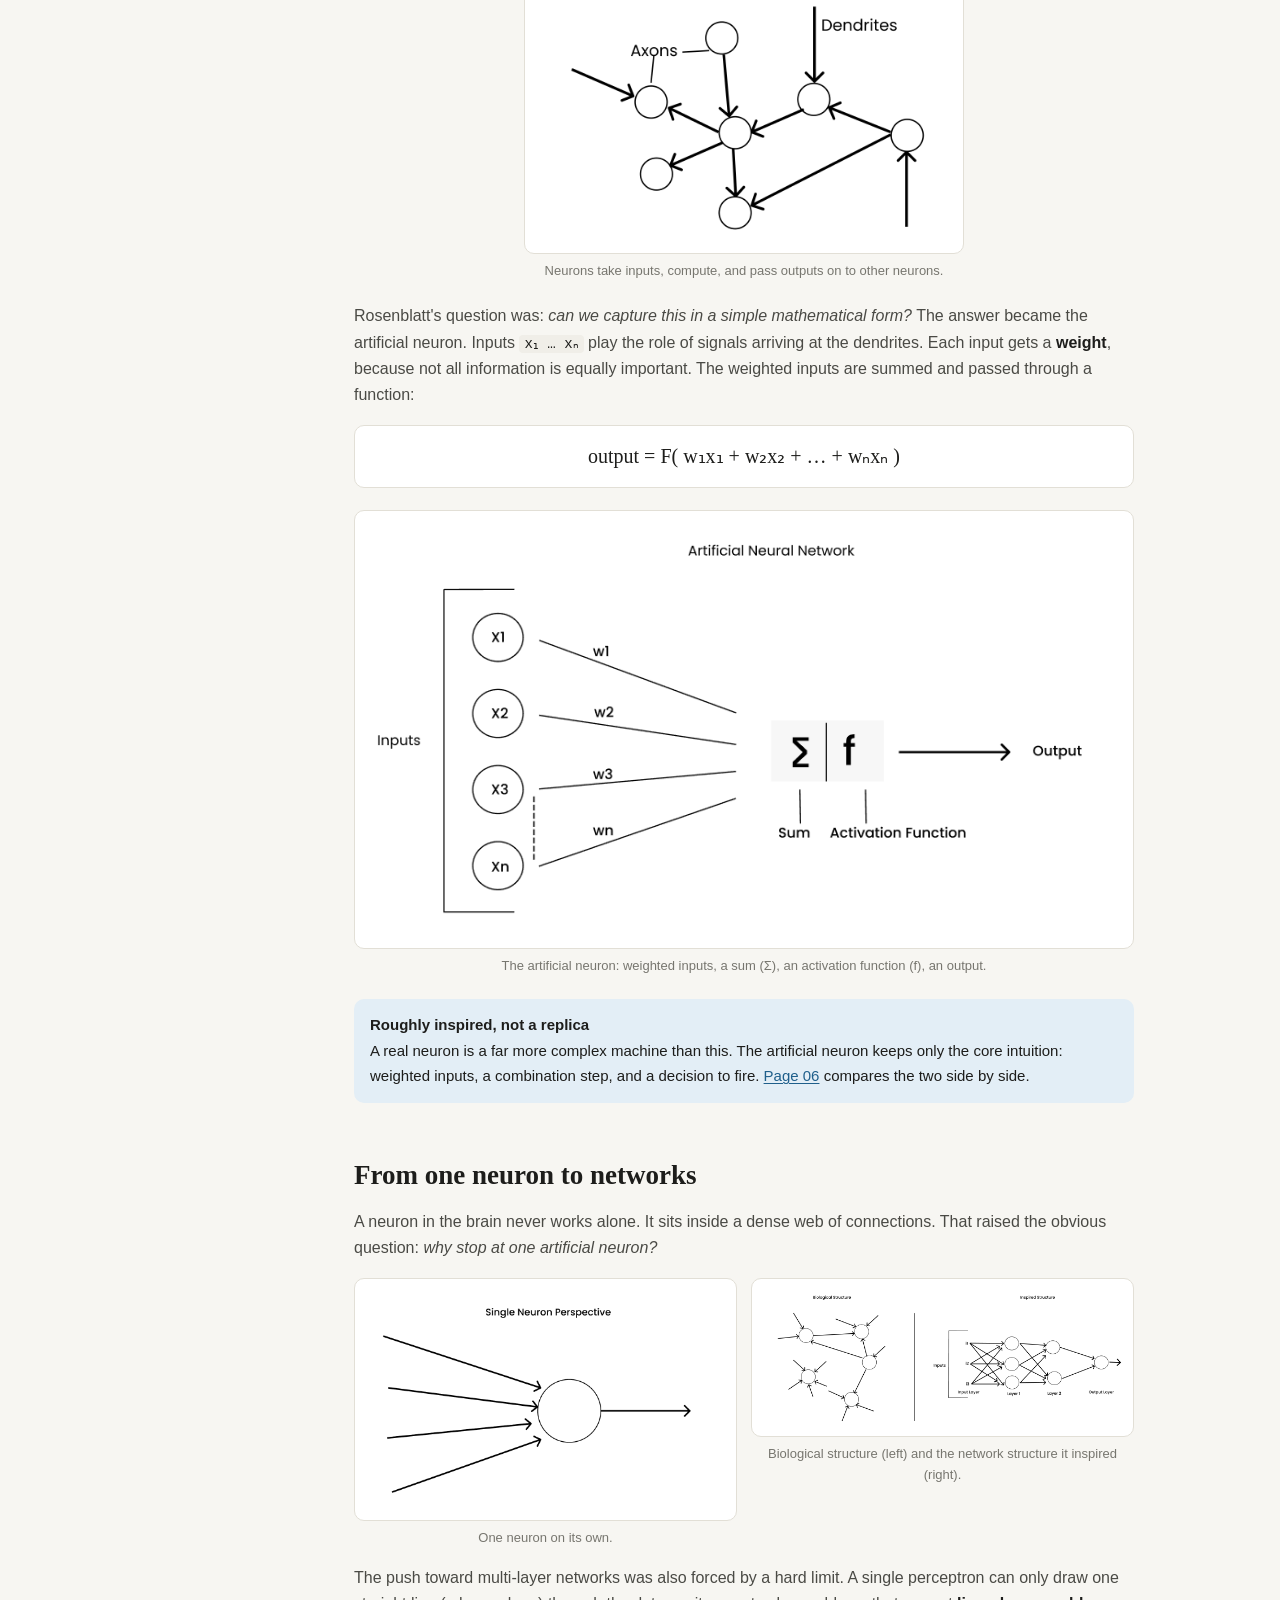
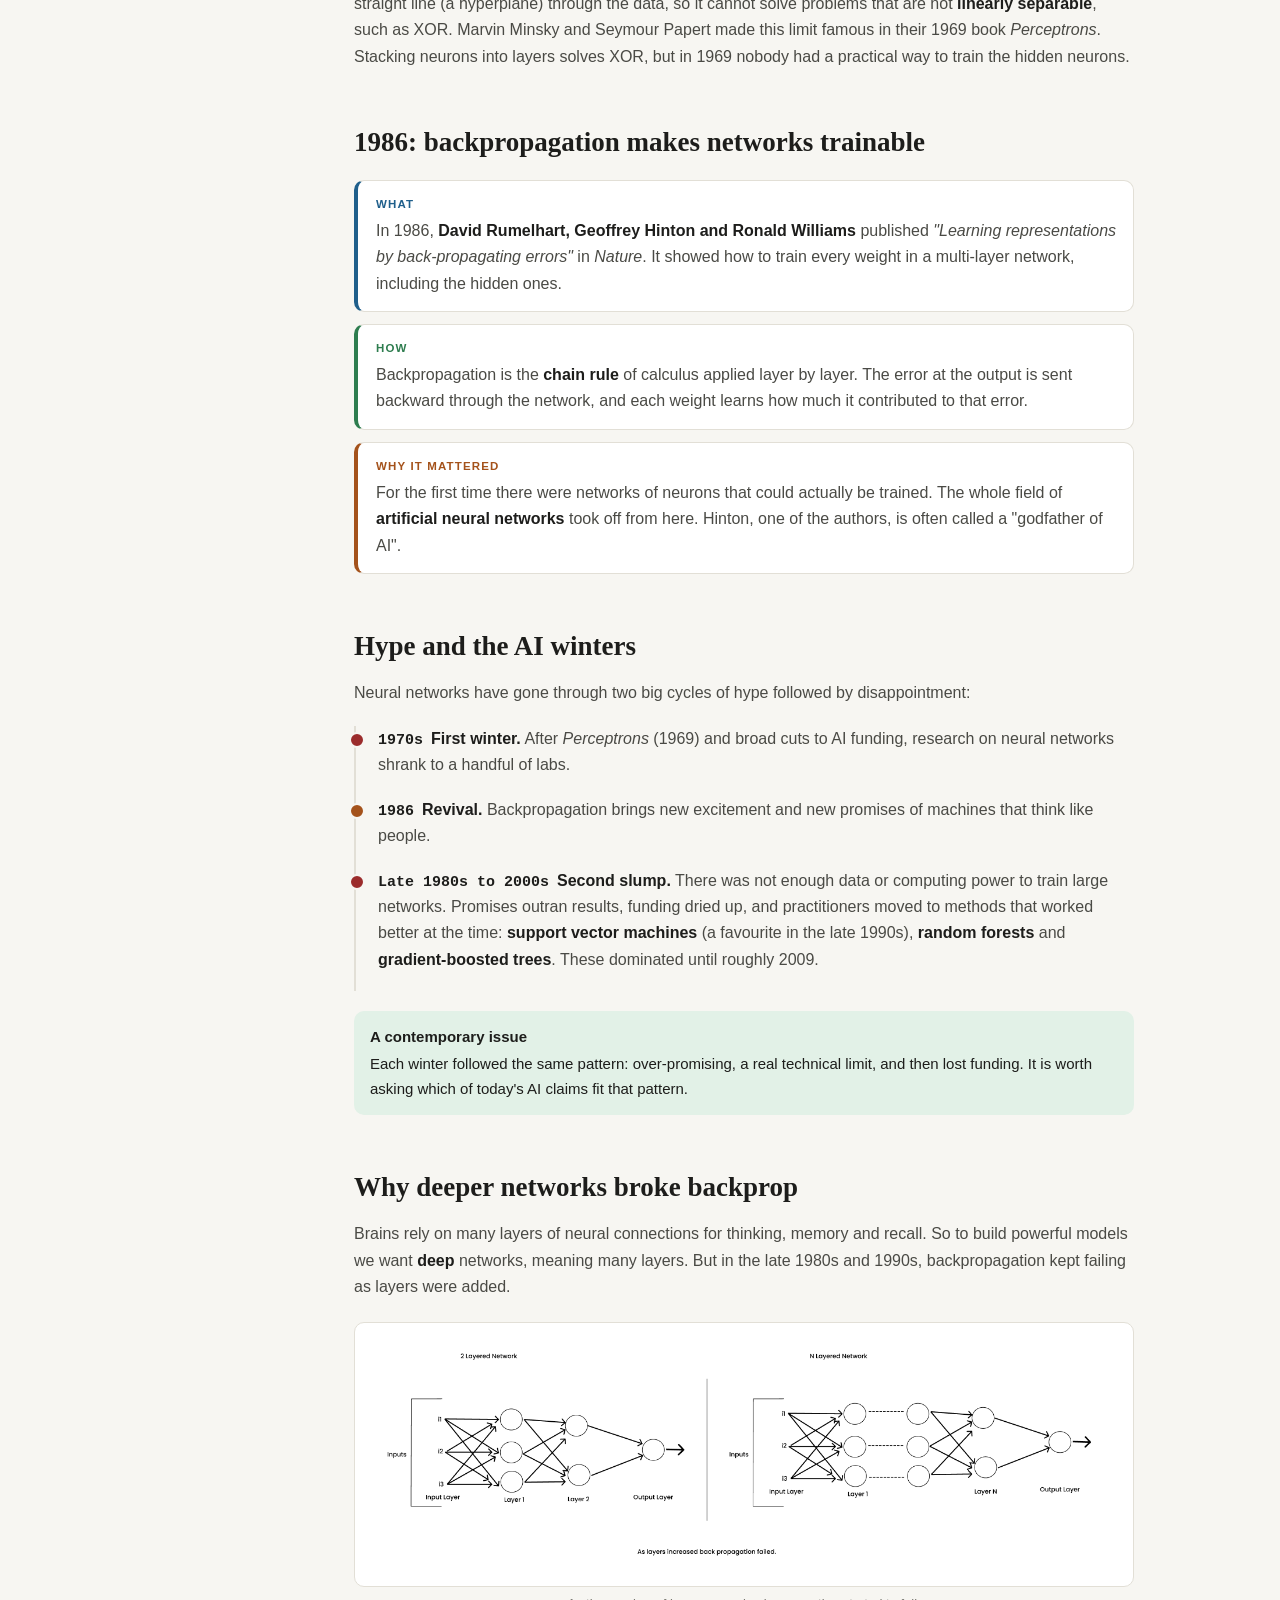
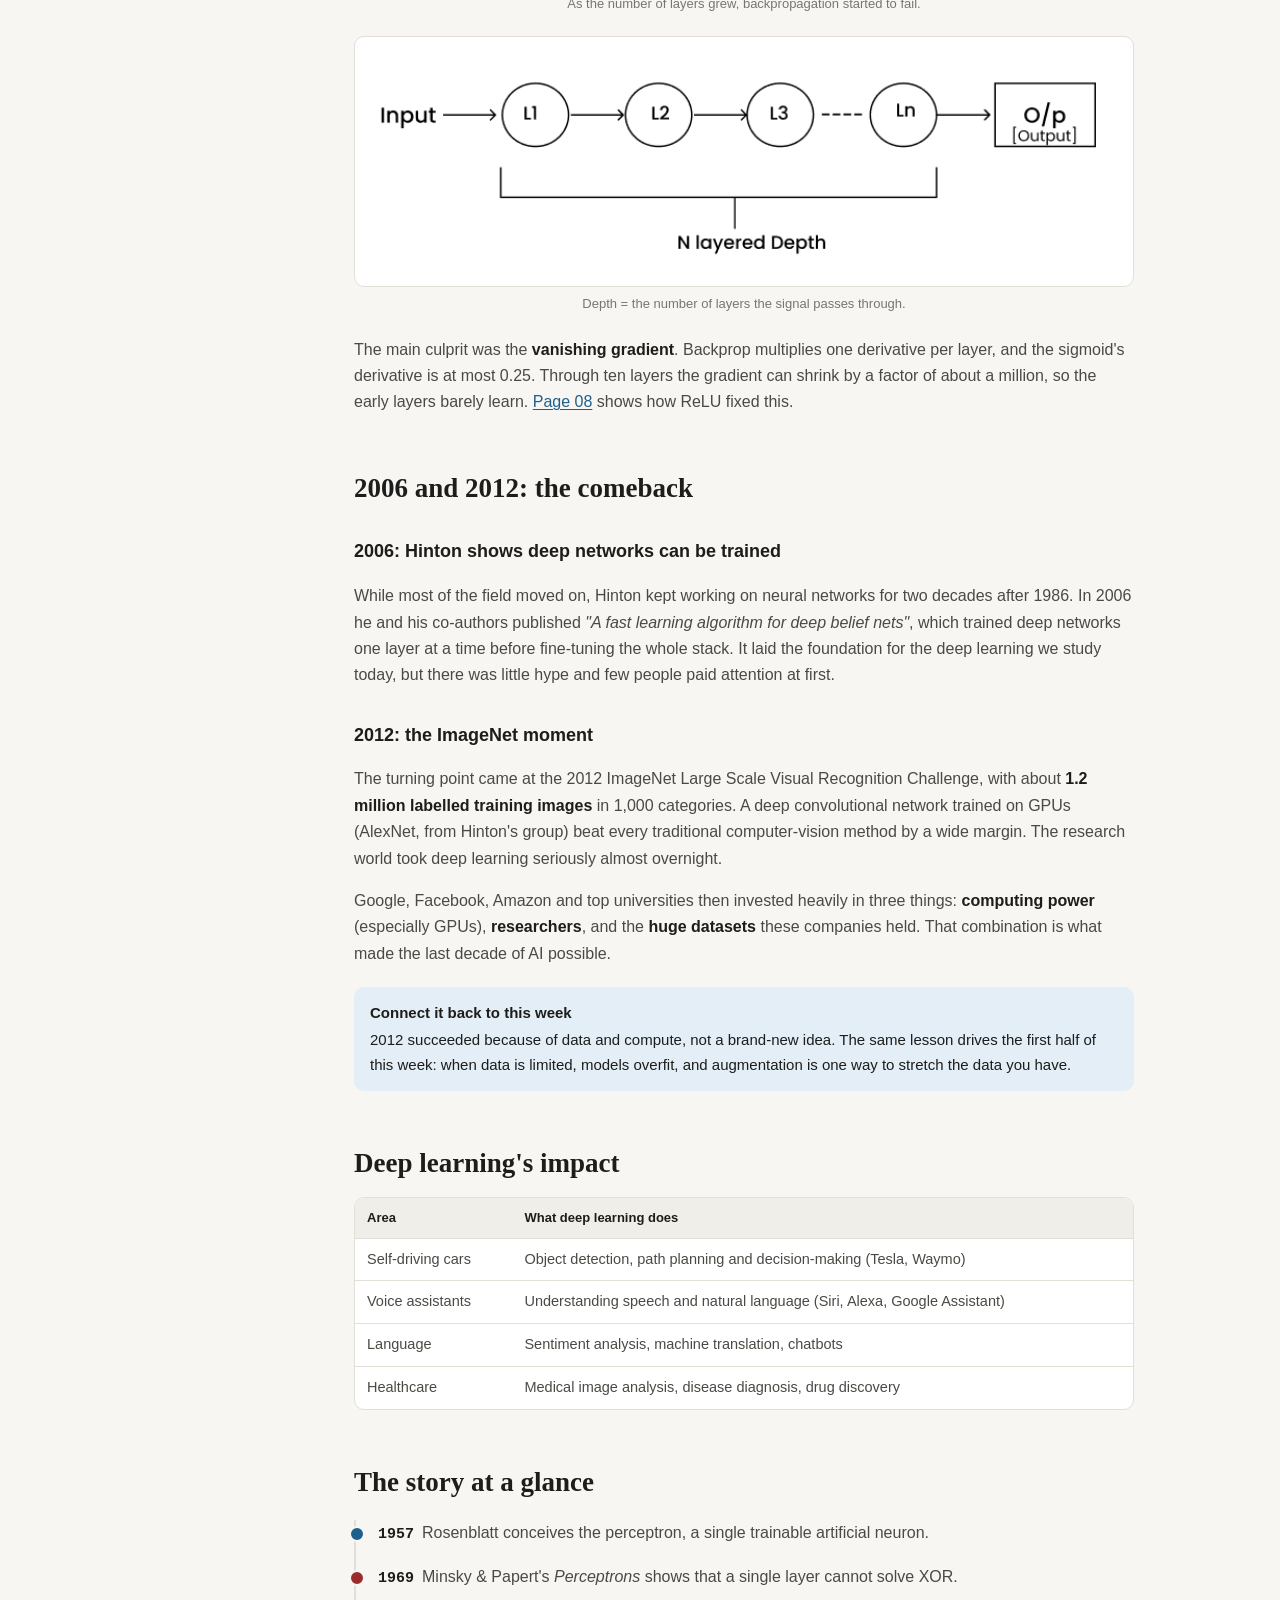
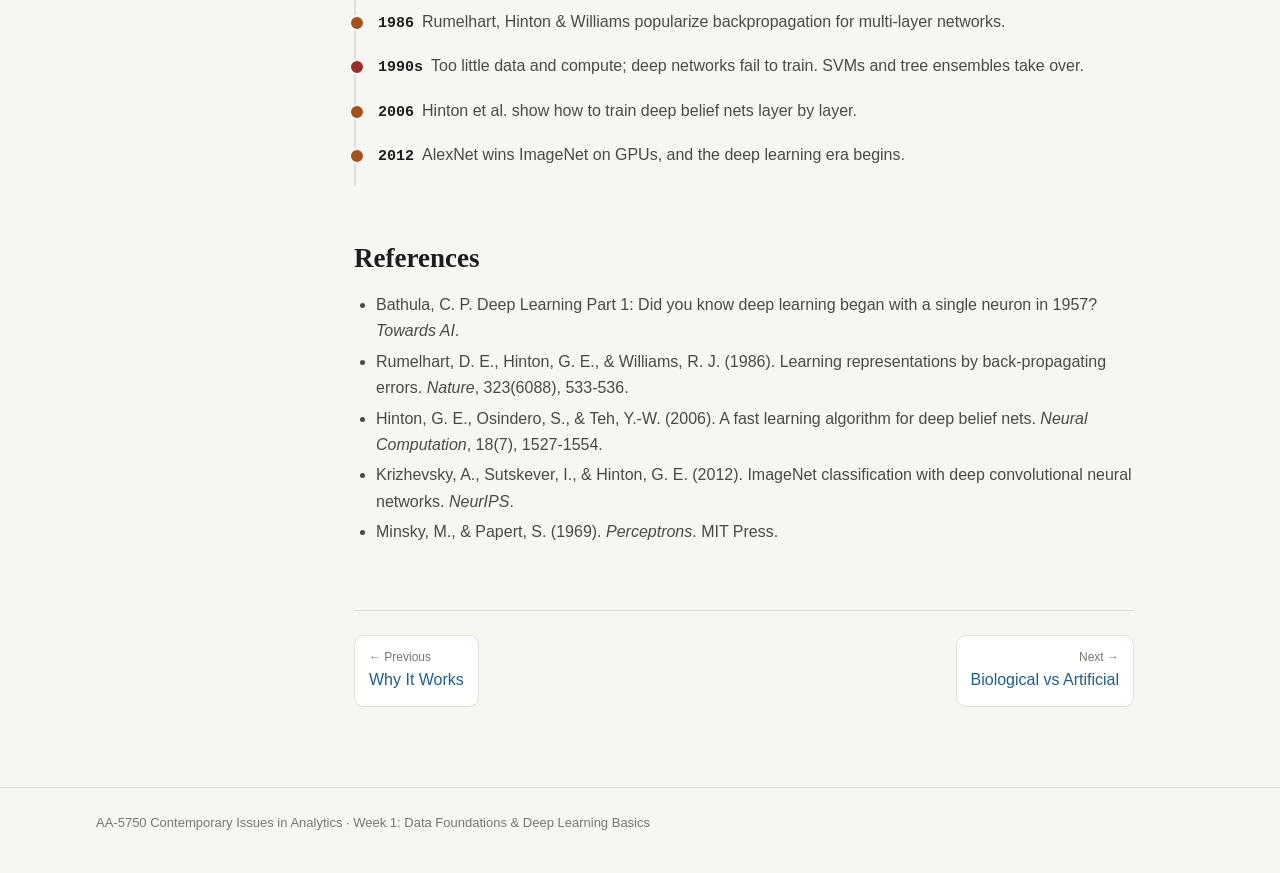
<file: deep-learning-history.html>
<!doctype html>
<html lang="en">
<head>
<meta charset="utf-8">
<meta name="viewport" content="width=device-width, initial-scale=1">
<title>Deep Learning History</title>
<meta name="description" content="How deep learning began with a single neuron in 1957: the perceptron, backpropagation in 1986, the AI winters, 2006 and the 2012 ImageNet breakthrough.">
<link rel="stylesheet" href="assets/style.css">
</head>
<body>
<div class="wrap page">
<aside class="toc"></aside>
<main>
  <p class="eyebrow">05 · Deep Learning</p>
  <h1>Deep learning began with a single neuron</h1>
  <p class="lede">The first half of this week was about data. The second half is about the models that learn from it. Every neural network you will train in this course, from the MNIST MLP to a Transformer, descends from one idea first built in 1957: a single artificial neuron.</p>

  <div class="source-card"><span class="tag">Based on</span><span><b>Deep Learning Part 1: Did you know deep learning began with a single neuron in 1957?</b> by Chandra Prakash Bathula, Towards AI. <a href="https://medium.com/towards-artificial-intelligence/deep-learning-series-a-brief-history-of-deep-learning-evolution-1-92e7873218c7?sk=c0eb6a425e357938cb6b7a86fd268440">Read the full post</a>. Figures on this page are from the post.</span></div>

  <h2 id="why-history">Why start with history?</h2>
  <p>Neural networks have been declared the future, then declared dead, then declared the future again. Knowing why each swing happened explains the design of modern networks. Almost every "trick" you will meet (hidden layers, non-linear activations, backpropagation, GPUs, big datasets) exists because an earlier version hit a wall.</p>
  <p>Since 2012, the area called <strong>deep learning</strong> has driven most of the AI applications you use. But the story starts more than half a century earlier.</p>

  <h2 id="perceptron">1957: Rosenblatt's perceptron</h2>
  <div class="www">
    <div class="what"><b>What</b><p>The <strong>perceptron</strong> is the first and simplest model we can call a neural network. It was conceived in 1957 by <strong>Frank Rosenblatt</strong>, a psychologist at the Cornell Aeronautical Laboratory, and demonstrated publicly in 1958.</p></div>
    <div class="how"><b>How</b><p>It takes several inputs, weights each one by how important it is, adds them up, and fires (outputs 1) if the total crosses a threshold. Learning means adjusting the weights from labelled examples.</p></div>
    <div class="why"><b>Why it mattered</b><p>It was the first machine that <em>learned</em> its own parameters from data instead of being programmed with rules. It is also very close to logistic regression: same weighted sum, different output function and loss. <a href="perceptron-logreg.html">Page 07</a> compares the two in detail.</p></div>
  </div>
  <p>The perceptron arrived in the years after World War II, when researchers such as Alan Turing were asking what intelligence is and whether the new "modern computers" of the 1940s and 1950s could have it.</p>

  <h2 id="biology">Biological inspiration: the neuron</h2>
  <p>Many breakthroughs borrow from biology, and neural networks are no exception. Humans and animals show perception, reflexes, memory and decision-making, and much of that is attributed to networks of <strong>neurons</strong>, the basic building blocks of the brain. Researchers in the 1950s understood neurons only roughly, but that rough picture was enough to start:</p>
  <ul>
    <li>A neuron receives electrical signals from other neurons through its <strong>dendrites</strong>.</li>
    <li>It does some computation inside its cell body.</li>
    <li>If the input is strong enough, it sends an output pulse along its <strong>axon</strong> to other neurons.</li>
  </ul>
  <figure class="blog-fig narrow"><img src="assets/blog/neural-connections.png" alt="Sketch of neurons connected by dendrites and axons, each receiving inputs and sending outputs to others"><figcaption>Neurons take inputs, compute, and pass outputs on to other neurons.</figcaption></figure>
  <p>Rosenblatt's question was: <em>can we capture this in a simple mathematical form?</em> The answer became the artificial neuron. Inputs <code>x₁ … xₙ</code> play the role of signals arriving at the dendrites. Each input gets a <strong>weight</strong>, because not all information is equally important. The weighted inputs are summed and passed through a function:</p>
  <div class="eqn">output = F( w₁x₁ + w₂x₂ + … + wₙxₙ )</div>
  <figure class="blog-fig"><img src="assets/blog/artificial-neuron.png" alt="Artificial neuron: inputs x1 to xn with weights w1 to wn feed a sum and an activation function f, producing an output"><figcaption>The artificial neuron: weighted inputs, a sum (Σ), an activation function (f), an output.</figcaption></figure>
  <div class="note"><b>Roughly inspired, not a replica</b>A real neuron is a far more complex machine than this. The artificial neuron keeps only the core intuition: weighted inputs, a combination step, and a decision to fire. <a href="neurons.html">Page 06</a> compares the two side by side.</div>

  <h2 id="networks">From one neuron to networks</h2>
  <p>A neuron in the brain never works alone. It sits inside a dense web of connections. That raised the obvious question: <em>why stop at one artificial neuron?</em></p>
  <div class="fig-row">
    <figure class="blog-fig"><img src="assets/blog/single-neuron.png" alt="A single neuron with several input arrows and one output arrow"><figcaption>One neuron on its own.</figcaption></figure>
    <figure class="blog-fig"><img src="assets/blog/bio-vs-inspired-network.png" alt="Left: a biological structure of connected neurons. Right: an inspired neural network with input layer, two hidden layers and an output layer"><figcaption>Biological structure (left) and the network structure it inspired (right).</figcaption></figure>
  </div>
  <p>The push toward multi-layer networks was also forced by a hard limit. A single perceptron can only draw one straight line (a hyperplane) through the data, so it cannot solve problems that are not <strong>linearly separable</strong>, such as XOR. Marvin Minsky and Seymour Papert made this limit famous in their 1969 book <em>Perceptrons</em>. Stacking neurons into layers solves XOR, but in 1969 nobody had a practical way to train the hidden neurons.</p>

  <h2 id="backprop">1986: backpropagation makes networks trainable</h2>
  <div class="www">
    <div class="what"><b>What</b><p>In 1986, <strong>David Rumelhart, Geoffrey Hinton and Ronald Williams</strong> published <em>"Learning representations by back-propagating errors"</em> in <em>Nature</em>. It showed how to train every weight in a multi-layer network, including the hidden ones.</p></div>
    <div class="how"><b>How</b><p>Backpropagation is the <strong>chain rule</strong> of calculus applied layer by layer. The error at the output is sent backward through the network, and each weight learns how much it contributed to that error.</p></div>
    <div class="why"><b>Why it mattered</b><p>For the first time there were networks of neurons that could actually be trained. The whole field of <strong>artificial neural networks</strong> took off from here. Hinton, one of the authors, is often called a "godfather of AI".</p></div>
  </div>

  <h2 id="winters">Hype and the AI winters</h2>
  <p>Neural networks have gone through two big cycles of hype followed by disappointment:</p>
  <ul class="timeline">
    <li class="fall"><span class="yr">1970s</span><strong>First winter.</strong> After <em>Perceptrons</em> (1969) and broad cuts to AI funding, research on neural networks shrank to a handful of labs.</li>
    <li class="rev"><span class="yr">1986</span><strong>Revival.</strong> Backpropagation brings new excitement and new promises of machines that think like people.</li>
    <li class="fall"><span class="yr">Late 1980s to 2000s</span><strong>Second slump.</strong> There was not enough data or computing power to train large networks. Promises outran results, funding dried up, and practitioners moved to methods that worked better at the time: <strong>support vector machines</strong> (a favourite in the late 1990s), <strong>random forests</strong> and <strong>gradient-boosted trees</strong>. These dominated until roughly 2009.</li>
  </ul>
  <div class="tip"><b>A contemporary issue</b>Each winter followed the same pattern: over-promising, a real technical limit, and then lost funding. It is worth asking which of today's AI claims fit that pattern.</div>

  <h2 id="depth">Why deeper networks broke backprop</h2>
  <p>Brains rely on many layers of neural connections for thinking, memory and recall. So to build powerful models we want <strong>deep</strong> networks, meaning many layers. But in the late 1980s and 1990s, backpropagation kept failing as layers were added.</p>
  <figure class="blog-fig"><img src="assets/blog/depth-breaks-backprop.png" alt="Two network diagrams: a 2-layered network and an N-layered network; as layers increase, backpropagation fails"><figcaption>As the number of layers grew, backpropagation started to fail.</figcaption></figure>
  <figure class="blog-fig"><img src="assets/blog/n-layered-depth.png" alt="Input passes through layers L1, L2, L3 up to Ln before reaching the output: N-layered depth"><figcaption>Depth = the number of layers the signal passes through.</figcaption></figure>
  <p>The main culprit was the <strong>vanishing gradient</strong>. Backprop multiplies one derivative per layer, and the sigmoid's derivative is at most 0.25. Through ten layers the gradient can shrink by a factor of about a million, so the early layers barely learn. <a href="mlp.html#activations">Page 08</a> shows how ReLU fixed this.</p>

  <h2 id="comeback">2006 and 2012: the comeback</h2>
  <h3>2006: Hinton shows deep networks can be trained</h3>
  <p>While most of the field moved on, Hinton kept working on neural networks for two decades after 1986. In 2006 he and his co-authors published <em>"A fast learning algorithm for deep belief nets"</em>, which trained deep networks one layer at a time before fine-tuning the whole stack. It laid the foundation for the deep learning we study today, but there was little hype and few people paid attention at first.</p>
  <h3>2012: the ImageNet moment</h3>
  <p>The turning point came at the 2012 ImageNet Large Scale Visual Recognition Challenge, with about <strong>1.2 million labelled training images</strong> in 1,000 categories. A deep convolutional network trained on GPUs (AlexNet, from Hinton's group) beat every traditional computer-vision method by a wide margin. The research world took deep learning seriously almost overnight.</p>
  <p>Google, Facebook, Amazon and top universities then invested heavily in three things: <strong>computing power</strong> (especially GPUs), <strong>researchers</strong>, and the <strong>huge datasets</strong> these companies held. That combination is what made the last decade of AI possible.</p>
  <div class="note"><b>Connect it back to this week</b>2012 succeeded because of data and compute, not a brand-new idea. The same lesson drives the first half of this week: when data is limited, models overfit, and augmentation is one way to stretch the data you have.</div>

  <h2 id="impact">Deep learning's impact</h2>
  <div class="table-wrap"><table>
    <tr><th>Area</th><th>What deep learning does</th></tr>
    <tr><td>Self-driving cars</td><td>Object detection, path planning and decision-making (Tesla, Waymo)</td></tr>
    <tr><td>Voice assistants</td><td>Understanding speech and natural language (Siri, Alexa, Google Assistant)</td></tr>
    <tr><td>Language</td><td>Sentiment analysis, machine translation, chatbots</td></tr>
    <tr><td>Healthcare</td><td>Medical image analysis, disease diagnosis, drug discovery</td></tr>
  </table></div>

  <h2 id="summary">The story at a glance</h2>
  <ul class="timeline">
    <li><span class="yr">1957</span>Rosenblatt conceives the perceptron, a single trainable artificial neuron.</li>
    <li class="fall"><span class="yr">1969</span>Minsky &amp; Papert's <em>Perceptrons</em> shows that a single layer cannot solve XOR.</li>
    <li class="rev"><span class="yr">1986</span>Rumelhart, Hinton &amp; Williams popularize backpropagation for multi-layer networks.</li>
    <li class="fall"><span class="yr">1990s</span>Too little data and compute; deep networks fail to train. SVMs and tree ensembles take over.</li>
    <li class="rev"><span class="yr">2006</span>Hinton et al. show how to train deep belief nets layer by layer.</li>
    <li class="rev"><span class="yr">2012</span>AlexNet wins ImageNet on GPUs, and the deep learning era begins.</li>
  </ul>

  <h2 id="references">References</h2>
  <ul>
    <li>Bathula, C. P. Deep Learning Part 1: Did you know deep learning began with a single neuron in 1957? <em>Towards AI</em>.</li>
    <li>Rumelhart, D. E., Hinton, G. E., &amp; Williams, R. J. (1986). Learning representations by back-propagating errors. <em>Nature</em>, 323(6088), 533-536.</li>
    <li>Hinton, G. E., Osindero, S., &amp; Teh, Y.-W. (2006). A fast learning algorithm for deep belief nets. <em>Neural Computation</em>, 18(7), 1527-1554.</li>
    <li>Krizhevsky, A., Sutskever, I., &amp; Hinton, G. E. (2012). ImageNet classification with deep convolutional neural networks. <em>NeurIPS</em>.</li>
    <li>Minsky, M., &amp; Papert, S. (1969). <em>Perceptrons</em>. MIT Press.</li>
  </ul>
</main>
</div>
<script src="assets/site.js"></script>
</body>
</html>
</file>
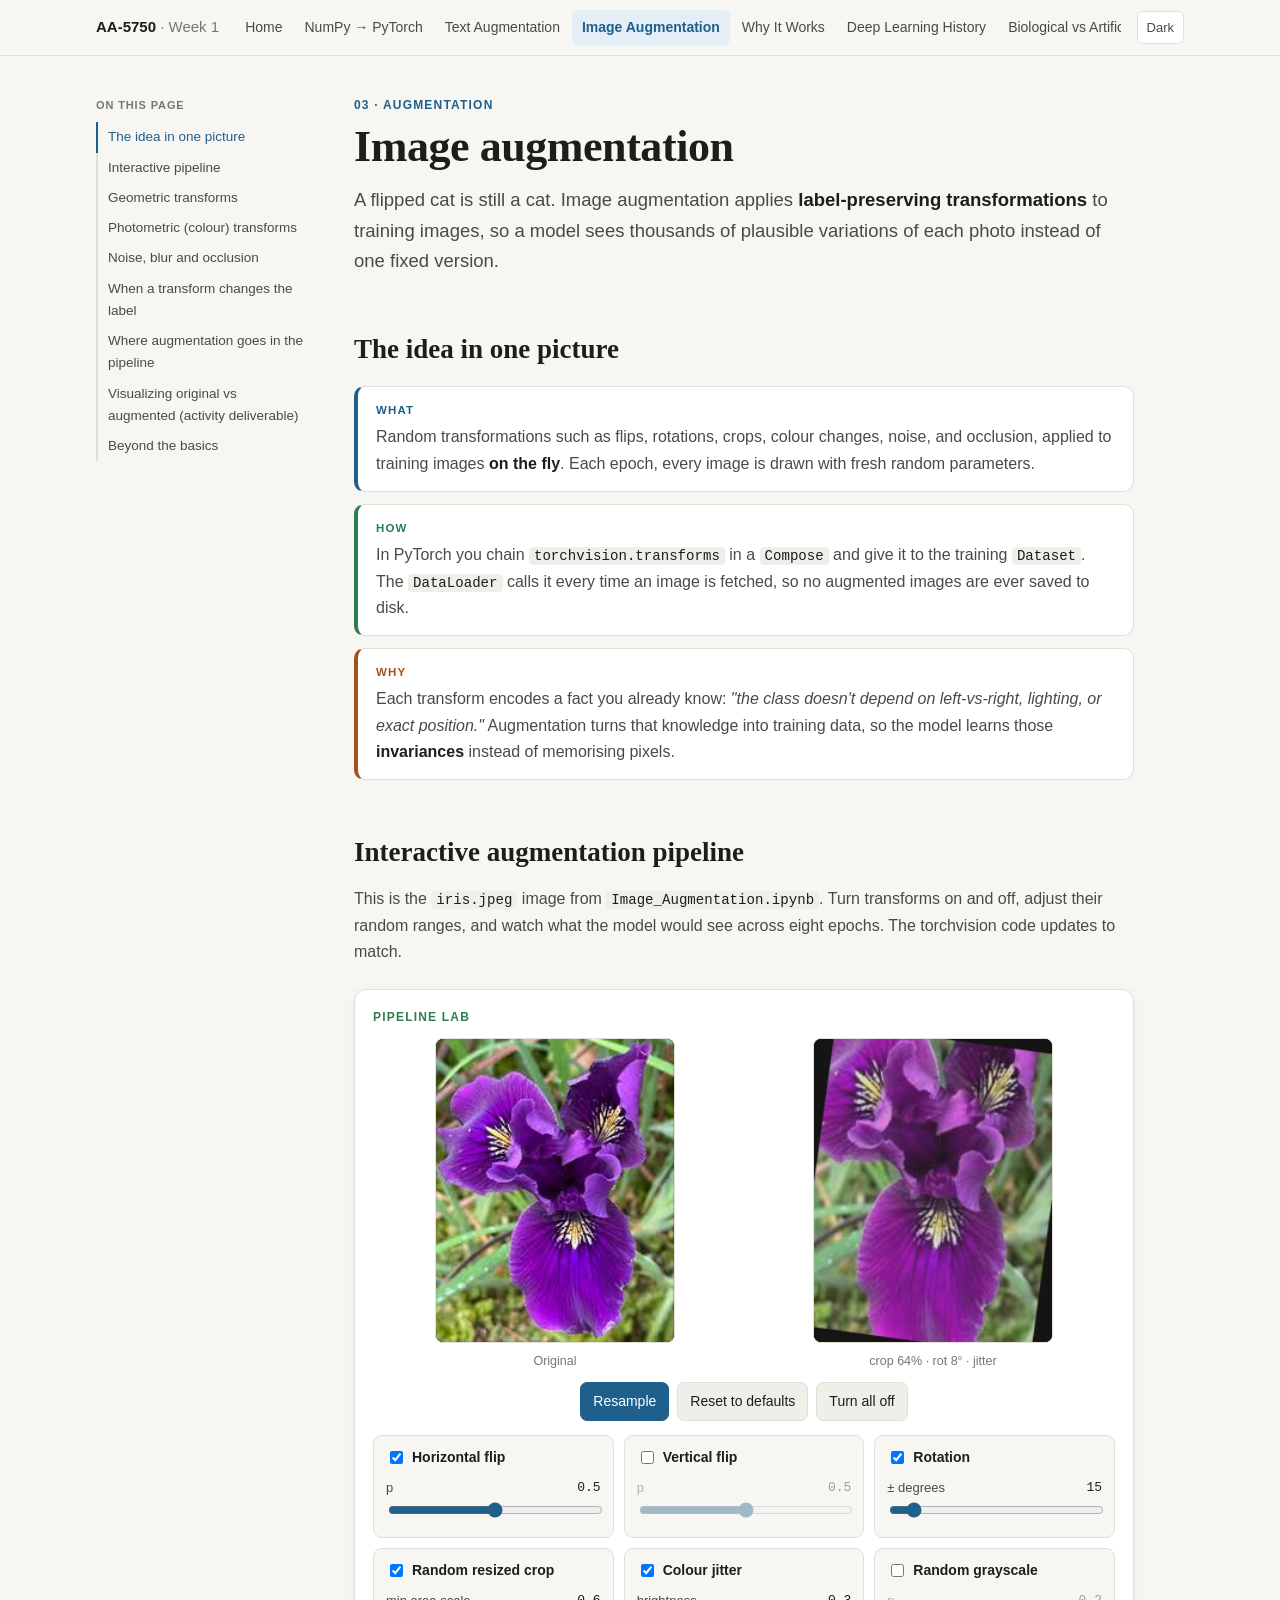
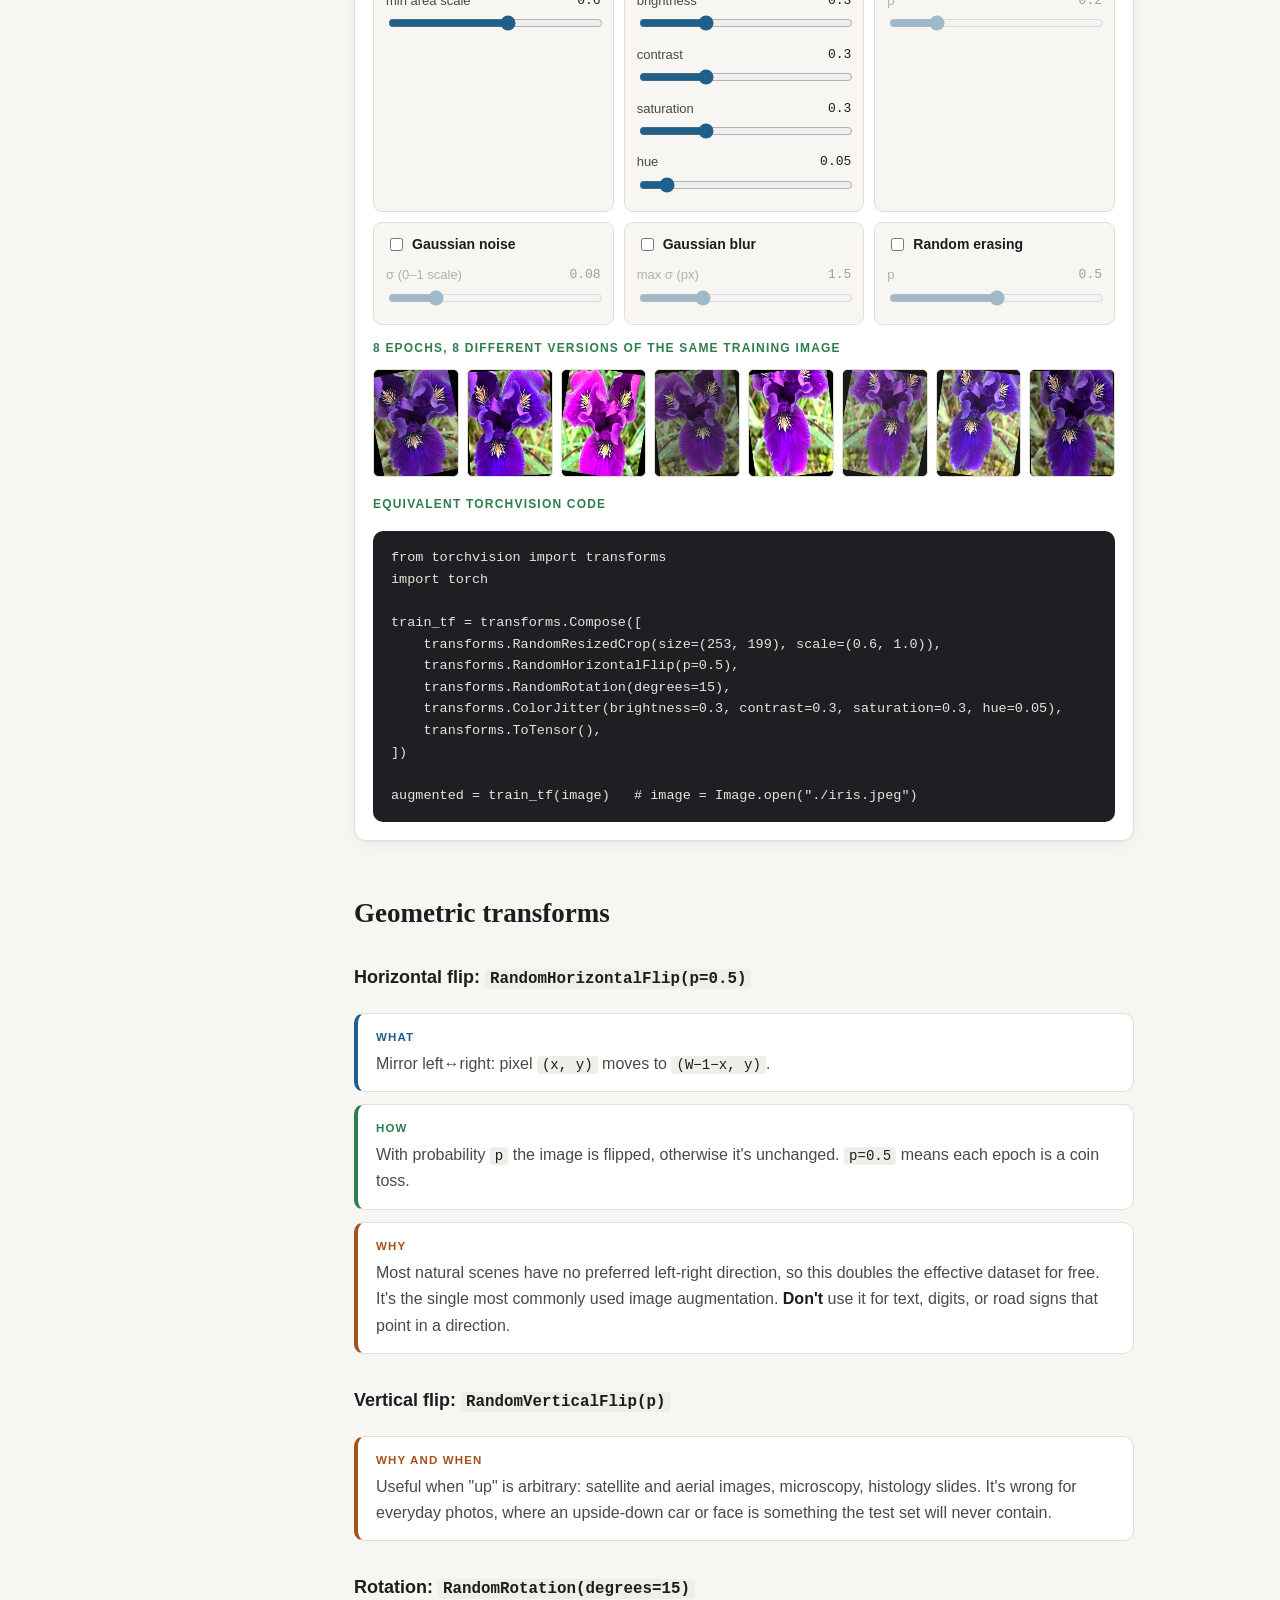
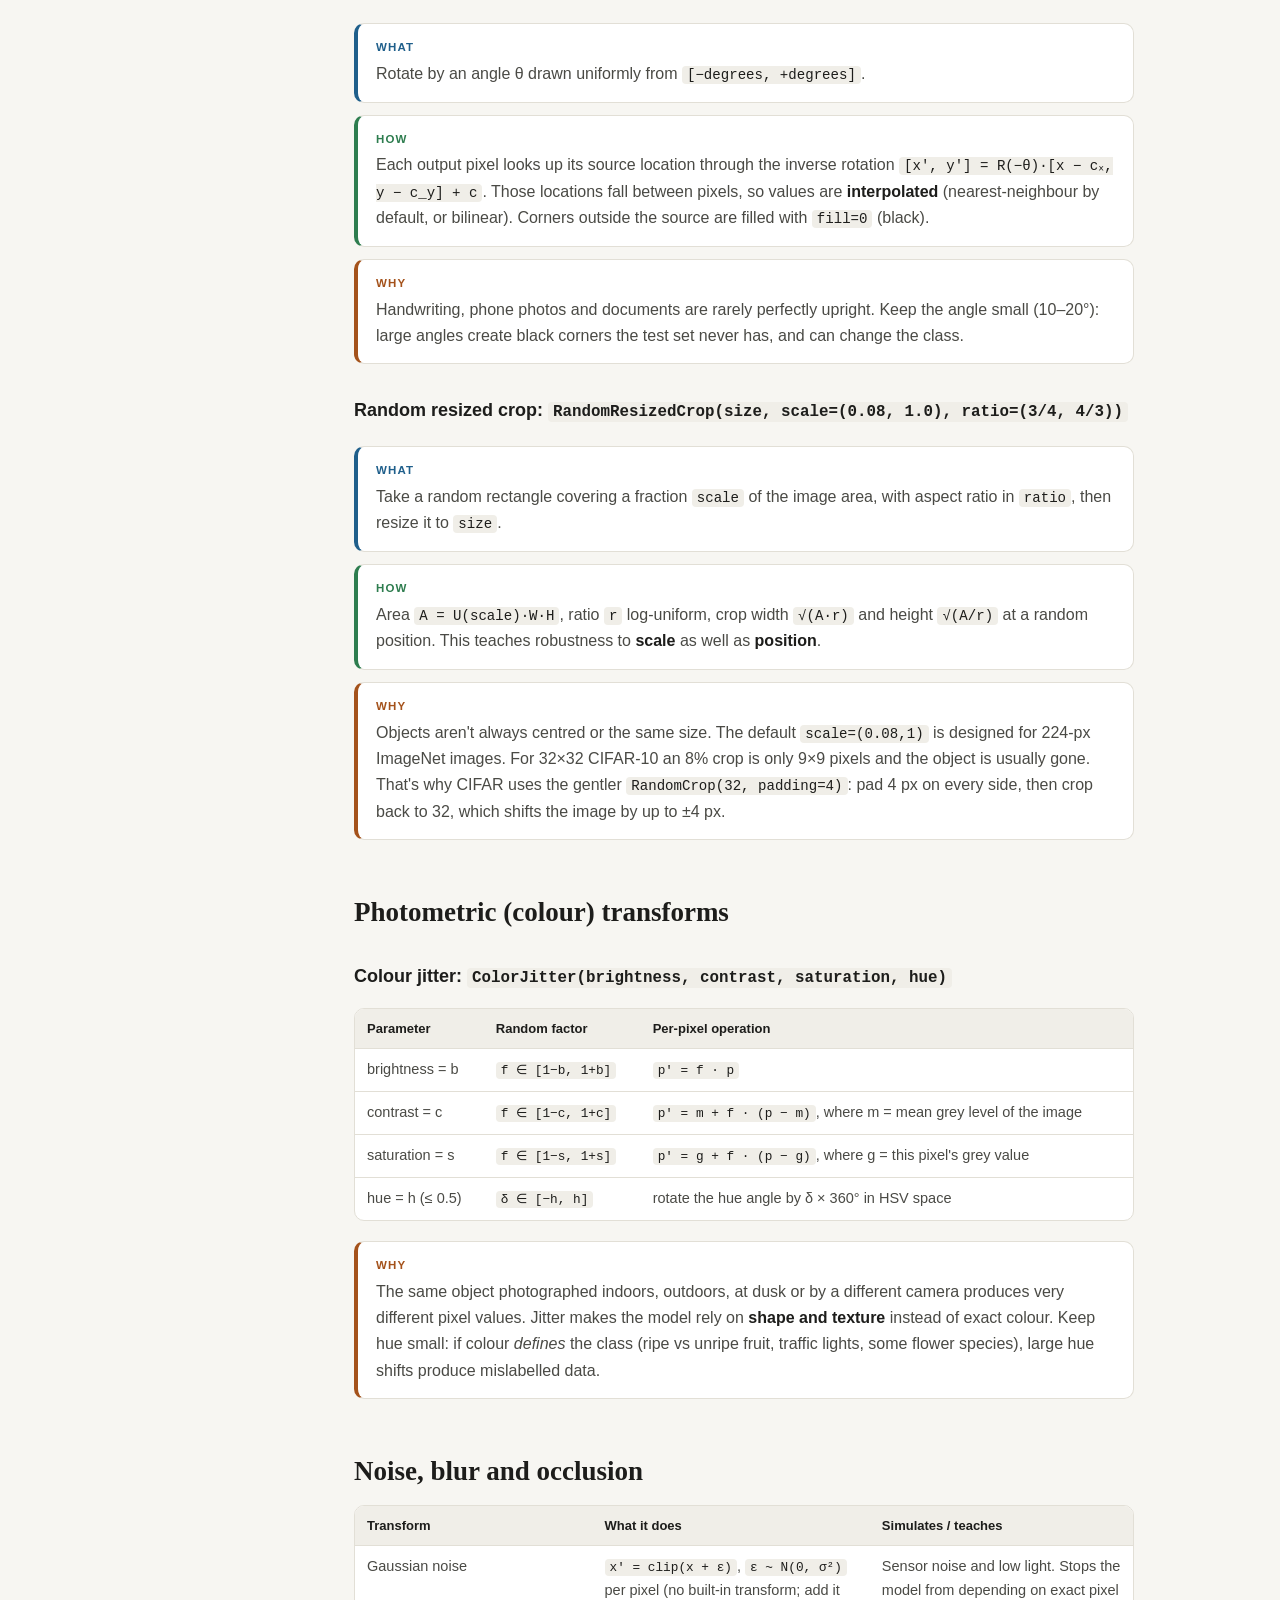
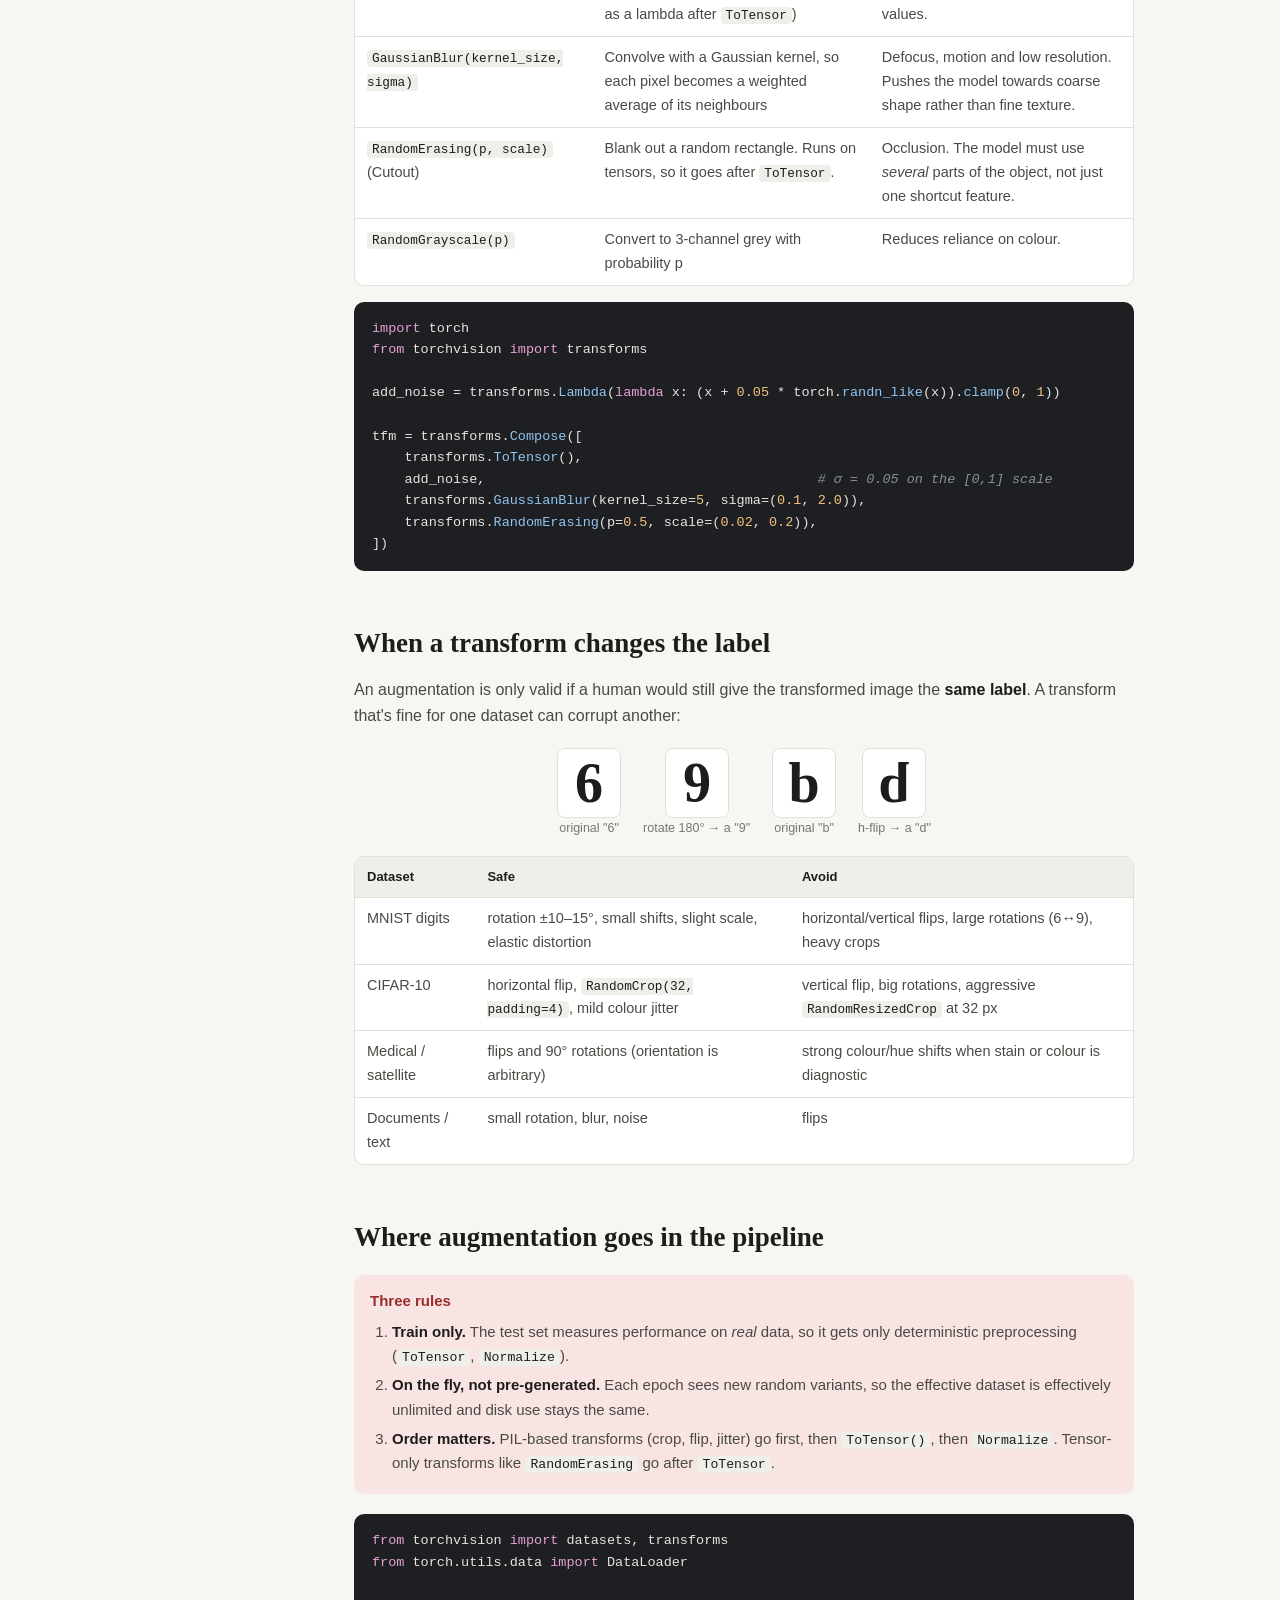
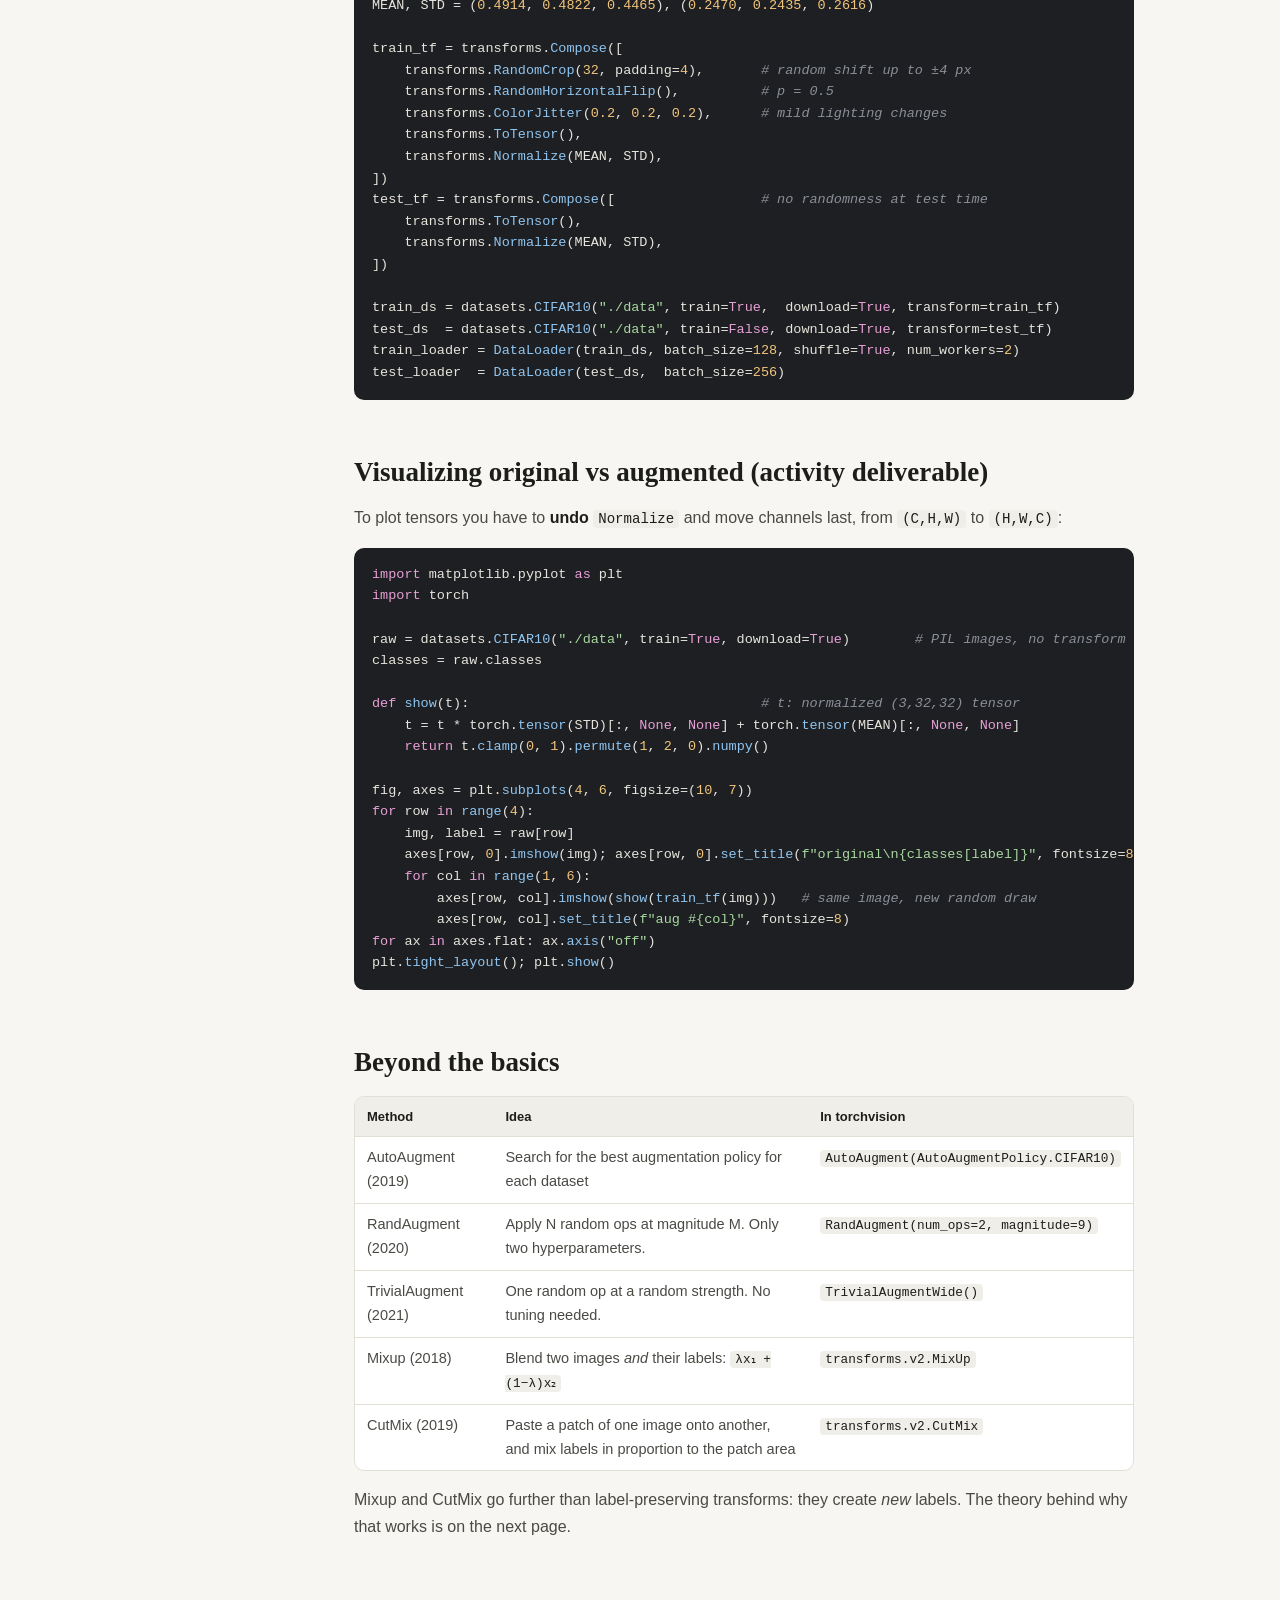
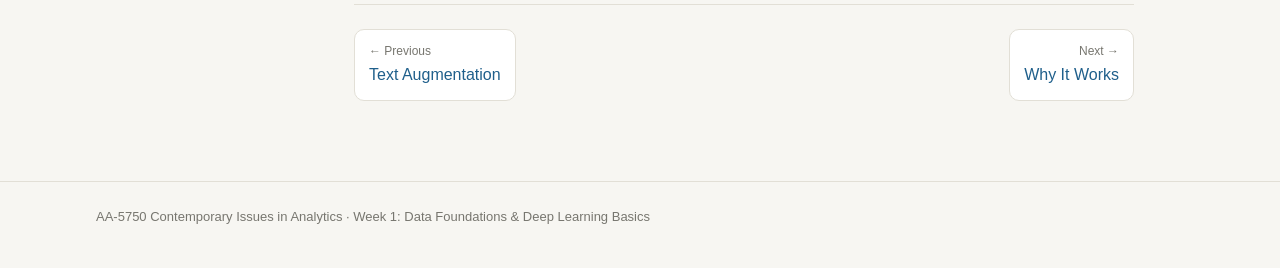
<file: image-augmentation.html>
<!doctype html>
<html lang="en">
<head>
<meta charset="utf-8">
<meta name="viewport" content="width=device-width, initial-scale=1">
<title>Image Augmentation</title>
<meta name="description" content="Flips, rotation, crops, colour jitter, noise, blur and erasing: an interactive torchvision augmentation pipeline with the reasoning behind each transform.">
<link rel="stylesheet" href="assets/style.css">
<style>
  .lab { display: grid; grid-template-columns: 1fr 1fr; gap: 14px; }
  .lab figure { margin: 0; text-align: center; }
  .lab canvas { width: 100%; max-width: 240px; image-rendering: auto; border-radius: 8px; border: 1px solid var(--line); background: #000; }
  .lab figcaption { font-size: 12.5px; color: var(--ink-3); }
  .tgroup { border: 1px solid var(--line); border-radius: 9px; padding: 10px 12px; background: var(--bg); }
  .tgroup > .check { font-weight: 600; color: var(--ink); margin-bottom: 4px; }
  .tgroup .control { margin-top: 4px; }
  .tgroups { display: grid; grid-template-columns: repeat(auto-fill, minmax(220px, 1fr)); gap: 10px; margin: 14px 0; }
  .tgroup.off .control { opacity: .4; pointer-events: none; }
  .batch { display: grid; grid-template-columns: repeat(auto-fill, minmax(84px, 1fr)); gap: 8px; margin-top: 10px; }
  .batch canvas { width: 100%; border-radius: 6px; border: 1px solid var(--line); background: #000; }
  .flipdemo { display: flex; gap: 22px; flex-wrap: wrap; justify-content: center; margin: 18px 0; }
  .flipdemo div { text-align: center; font-size: 12.5px; color: var(--ink-3); }
  .glyph { font: 600 56px/1 var(--serif); color: var(--ink); display: inline-block; width: 64px; height: 70px; border: 1px solid var(--line); border-radius: 8px; padding-top: 6px; background: var(--surface); }
  @media (max-width: 560px) { .lab { grid-template-columns: 1fr 1fr; gap: 8px; } }
</style>
</head>
<body>
<div class="wrap page">
<aside class="toc"></aside>
<main>
  <p class="eyebrow">03 · Augmentation</p>
  <h1>Image augmentation</h1>
  <p class="lede">A flipped cat is still a cat. Image augmentation applies <strong>label-preserving transformations</strong> to training images, so a model sees thousands of plausible variations of each photo instead of one fixed version.</p>

  <h2 id="idea">The idea in one picture</h2>
  <div class="www">
    <div class="what"><b>What</b><p>Random transformations such as flips, rotations, crops, colour changes, noise, and occlusion, applied to training images <strong>on the fly</strong>. Each epoch, every image is drawn with fresh random parameters.</p></div>
    <div class="how"><b>How</b><p>In PyTorch you chain <code>torchvision.transforms</code> in a <code>Compose</code> and give it to the training <code>Dataset</code>. The <code>DataLoader</code> calls it every time an image is fetched, so no augmented images are ever saved to disk.</p></div>
    <div class="why"><b>Why</b><p>Each transform encodes a fact you already know: <em>"the class doesn't depend on left-vs-right, lighting, or exact position."</em> Augmentation turns that knowledge into training data, so the model learns those <strong>invariances</strong> instead of memorising pixels.</p></div>
  </div>

  <h2 id="lab" data-toc="Interactive pipeline">Interactive augmentation pipeline</h2>
  <p>This is the <code>iris.jpeg</code> image from <code>Image_Augmentation.ipynb</code>. Turn transforms on and off, adjust their random ranges, and watch what the model would see across eight epochs. The torchvision code updates to match.</p>
  <div class="demo" id="img-demo">
    <p class="demo-title">Pipeline lab</p>
    <div class="lab">
      <figure><canvas id="cv-orig"></canvas><figcaption>Original</figcaption></figure>
      <figure><canvas id="cv-aug"></canvas><figcaption id="aug-cap">One random draw</figcaption></figure>
    </div>
    <div class="btn-row" style="justify-content:center"><button class="btn primary" id="resample" type="button">Resample</button><button class="btn" id="reset" type="button">Reset to defaults</button><button class="btn" id="none" type="button">Turn all off</button></div>
    <div class="tgroups" id="tgroups"></div>
    <p class="demo-title" style="margin-top:6px">8 epochs, 8 different versions of the same training image</p>
    <div class="batch" id="batch"></div>
    <p class="demo-title" style="margin-top:18px">Equivalent torchvision code</p>
    <pre style="margin-bottom:0"><code id="gen-code"></code></pre>
  </div>

  <h2 id="geometric">Geometric transforms</h2>
  <h3>Horizontal flip: <code>RandomHorizontalFlip(p=0.5)</code></h3>
  <div class="www">
    <div class="what"><b>What</b><p>Mirror left↔right: pixel <code>(x, y)</code> moves to <code>(W−1−x, y)</code>.</p></div>
    <div class="how"><b>How</b><p>With probability <code>p</code> the image is flipped, otherwise it's unchanged. <code>p=0.5</code> means each epoch is a coin toss.</p></div>
    <div class="why"><b>Why</b><p>Most natural scenes have no preferred left-right direction, so this doubles the effective dataset for free. It's the single most commonly used image augmentation. <strong>Don't</strong> use it for text, digits, or road signs that point in a direction.</p></div>
  </div>
  <h3>Vertical flip: <code>RandomVerticalFlip(p)</code></h3>
  <div class="www">
    <div class="why"><b>Why and when</b><p>Useful when "up" is arbitrary: satellite and aerial images, microscopy, histology slides. It's wrong for everyday photos, where an upside-down car or face is something the test set will never contain.</p></div>
  </div>
  <h3>Rotation: <code>RandomRotation(degrees=15)</code></h3>
  <div class="www">
    <div class="what"><b>What</b><p>Rotate by an angle θ drawn uniformly from <code>[−degrees, +degrees]</code>.</p></div>
    <div class="how"><b>How</b><p>Each output pixel looks up its source location through the inverse rotation <code>[x', y'] = R(−θ)·[x − cₓ, y − c_y] + c</code>. Those locations fall between pixels, so values are <strong>interpolated</strong> (nearest-neighbour by default, or bilinear). Corners outside the source are filled with <code>fill=0</code> (black).</p></div>
    <div class="why"><b>Why</b><p>Handwriting, phone photos and documents are rarely perfectly upright. Keep the angle small (10–20°): large angles create black corners the test set never has, and can change the class.</p></div>
  </div>
  <h3>Random resized crop: <code>RandomResizedCrop(size, scale=(0.08, 1.0), ratio=(3/4, 4/3))</code></h3>
  <div class="www">
    <div class="what"><b>What</b><p>Take a random rectangle covering a fraction <code>scale</code> of the image area, with aspect ratio in <code>ratio</code>, then resize it to <code>size</code>.</p></div>
    <div class="how"><b>How</b><p>Area <code>A = U(scale)·W·H</code>, ratio <code>r</code> log-uniform, crop width <code>√(A·r)</code> and height <code>√(A/r)</code> at a random position. This teaches robustness to <strong>scale</strong> as well as <strong>position</strong>.</p></div>
    <div class="why"><b>Why</b><p>Objects aren't always centred or the same size. The default <code>scale=(0.08,1)</code> is designed for 224-px ImageNet images. For 32×32 CIFAR-10 an 8% crop is only 9×9 pixels and the object is usually gone. That's why CIFAR uses the gentler <code>RandomCrop(32, padding=4)</code>: pad 4 px on every side, then crop back to 32, which shifts the image by up to ±4 px.</p></div>
  </div>

  <h2 id="photometric">Photometric (colour) transforms</h2>
  <h3>Colour jitter: <code>ColorJitter(brightness, contrast, saturation, hue)</code></h3>
  <div class="table-wrap"><table>
    <tr><th>Parameter</th><th>Random factor</th><th>Per-pixel operation</th></tr>
    <tr><td>brightness = b</td><td><code>f ∈ [1−b, 1+b]</code></td><td><code>p' = f · p</code></td></tr>
    <tr><td>contrast = c</td><td><code>f ∈ [1−c, 1+c]</code></td><td><code>p' = m + f · (p − m)</code>, where m = mean grey level of the image</td></tr>
    <tr><td>saturation = s</td><td><code>f ∈ [1−s, 1+s]</code></td><td><code>p' = g + f · (p − g)</code>, where g = this pixel's grey value</td></tr>
    <tr><td>hue = h (≤ 0.5)</td><td><code>δ ∈ [−h, h]</code></td><td>rotate the hue angle by δ × 360° in HSV space</td></tr>
  </table></div>
  <div class="www">
    <div class="why"><b>Why</b><p>The same object photographed indoors, outdoors, at dusk or by a different camera produces very different pixel values. Jitter makes the model rely on <strong>shape and texture</strong> instead of exact colour. Keep hue small: if colour <em>defines</em> the class (ripe vs unripe fruit, traffic lights, some flower species), large hue shifts produce mislabelled data.</p></div>
  </div>

  <h2 id="noise">Noise, blur and occlusion</h2>
  <div class="table-wrap"><table>
    <tr><th>Transform</th><th>What it does</th><th>Simulates / teaches</th></tr>
    <tr><td>Gaussian noise</td><td><code>x' = clip(x + ε)</code>, <code>ε ~ N(0, σ²)</code> per pixel (no built-in transform; add it as a lambda after <code>ToTensor</code>)</td><td>Sensor noise and low light. Stops the model from depending on exact pixel values.</td></tr>
    <tr><td><code>GaussianBlur(kernel_size, sigma)</code></td><td>Convolve with a Gaussian kernel, so each pixel becomes a weighted average of its neighbours</td><td>Defocus, motion and low resolution. Pushes the model towards coarse shape rather than fine texture.</td></tr>
    <tr><td><code>RandomErasing(p, scale)</code> (Cutout)</td><td>Blank out a random rectangle. Runs on tensors, so it goes after <code>ToTensor</code>.</td><td>Occlusion. The model must use <em>several</em> parts of the object, not just one shortcut feature.</td></tr>
    <tr><td><code>RandomGrayscale(p)</code></td><td>Convert to 3-channel grey with probability p</td><td>Reduces reliance on colour.</td></tr>
  </table></div>
<pre><code class="py">import torch
from torchvision import transforms

add_noise = transforms.Lambda(lambda x: (x + 0.05 * torch.randn_like(x)).clamp(0, 1))

tfm = transforms.Compose([
    transforms.ToTensor(),
    add_noise,                                         # σ = 0.05 on the [0,1] scale
    transforms.GaussianBlur(kernel_size=5, sigma=(0.1, 2.0)),
    transforms.RandomErasing(p=0.5, scale=(0.02, 0.2)),
])</code></pre>

  <h2 id="label-risk">When a transform changes the label</h2>
  <p>An augmentation is only valid if a human would still give the transformed image the <strong>same label</strong>. A transform that's fine for one dataset can corrupt another:</p>
  <div class="flipdemo">
    <div><span class="glyph">6</span><br>original "6"</div>
    <div><span class="glyph" style="transform:rotate(180deg)">6</span><br>rotate 180° → a "9"</div>
    <div><span class="glyph">b</span><br>original "b"</div>
    <div><span class="glyph" style="transform:scaleX(-1)">b</span><br>h-flip → a "d"</div>
  </div>
  <div class="table-wrap"><table>
    <tr><th>Dataset</th><th>Safe</th><th>Avoid</th></tr>
    <tr><td>MNIST digits</td><td>rotation ±10–15°, small shifts, slight scale, elastic distortion</td><td>horizontal/vertical flips, large rotations (6↔9), heavy crops</td></tr>
    <tr><td>CIFAR-10</td><td>horizontal flip, <code>RandomCrop(32, padding=4)</code>, mild colour jitter</td><td>vertical flip, big rotations, aggressive <code>RandomResizedCrop</code> at 32 px</td></tr>
    <tr><td>Medical / satellite</td><td>flips and 90° rotations (orientation is arbitrary)</td><td>strong colour/hue shifts when stain or colour is diagnostic</td></tr>
    <tr><td>Documents / text</td><td>small rotation, blur, noise</td><td>flips</td></tr>
  </table></div>

  <h2 id="pipeline">Where augmentation goes in the pipeline</h2>
  <div class="warn"><b>Three rules</b>
    <ol style="margin:6px 0 0">
      <li><strong>Train only.</strong> The test set measures performance on <em>real</em> data, so it gets only deterministic preprocessing (<code>ToTensor</code>, <code>Normalize</code>).</li>
      <li><strong>On the fly, not pre-generated.</strong> Each epoch sees new random variants, so the effective dataset is effectively unlimited and disk use stays the same.</li>
      <li><strong>Order matters.</strong> PIL-based transforms (crop, flip, jitter) go first, then <code>ToTensor()</code>, then <code>Normalize</code>. Tensor-only transforms like <code>RandomErasing</code> go after <code>ToTensor</code>.</li>
    </ol>
  </div>
<pre><code class="py">from torchvision import datasets, transforms
from torch.utils.data import DataLoader

MEAN, STD = (0.4914, 0.4822, 0.4465), (0.2470, 0.2435, 0.2616)

train_tf = transforms.Compose([
    transforms.RandomCrop(32, padding=4),       # random shift up to ±4 px
    transforms.RandomHorizontalFlip(),          # p = 0.5
    transforms.ColorJitter(0.2, 0.2, 0.2),      # mild lighting changes
    transforms.ToTensor(),
    transforms.Normalize(MEAN, STD),
])
test_tf = transforms.Compose([                  # no randomness at test time
    transforms.ToTensor(),
    transforms.Normalize(MEAN, STD),
])

train_ds = datasets.CIFAR10("./data", train=True,  download=True, transform=train_tf)
test_ds  = datasets.CIFAR10("./data", train=False, download=True, transform=test_tf)
train_loader = DataLoader(train_ds, batch_size=128, shuffle=True, num_workers=2)
test_loader  = DataLoader(test_ds,  batch_size=256)</code></pre>

  <h2 id="visualize">Visualizing original vs augmented (activity deliverable)</h2>
  <p>To plot tensors you have to <strong>undo</strong> <code>Normalize</code> and move channels last, from <code>(C,H,W)</code> to <code>(H,W,C)</code>:</p>
<pre><code class="py">import matplotlib.pyplot as plt
import torch

raw = datasets.CIFAR10("./data", train=True, download=True)        # PIL images, no transform
classes = raw.classes

def show(t):                                    # t: normalized (3,32,32) tensor
    t = t * torch.tensor(STD)[:, None, None] + torch.tensor(MEAN)[:, None, None]
    return t.clamp(0, 1).permute(1, 2, 0).numpy()

fig, axes = plt.subplots(4, 6, figsize=(10, 7))
for row in range(4):
    img, label = raw[row]
    axes[row, 0].imshow(img); axes[row, 0].set_title(f"original\n{classes[label]}", fontsize=8)
    for col in range(1, 6):
        axes[row, col].imshow(show(train_tf(img)))   # same image, new random draw
        axes[row, col].set_title(f"aug #{col}", fontsize=8)
for ax in axes.flat: ax.axis("off")
plt.tight_layout(); plt.show()</code></pre>

  <h2 id="advanced">Beyond the basics</h2>
  <div class="table-wrap"><table>
    <tr><th>Method</th><th>Idea</th><th>In torchvision</th></tr>
    <tr><td>AutoAugment (2019)</td><td>Search for the best augmentation policy for each dataset</td><td><code>AutoAugment(AutoAugmentPolicy.CIFAR10)</code></td></tr>
    <tr><td>RandAugment (2020)</td><td>Apply N random ops at magnitude M. Only two hyperparameters.</td><td><code>RandAugment(num_ops=2, magnitude=9)</code></td></tr>
    <tr><td>TrivialAugment (2021)</td><td>One random op at a random strength. No tuning needed.</td><td><code>TrivialAugmentWide()</code></td></tr>
    <tr><td>Mixup (2018)</td><td>Blend two images <em>and</em> their labels: <code>λx₁ + (1−λ)x₂</code></td><td><code>transforms.v2.MixUp</code></td></tr>
    <tr><td>CutMix (2019)</td><td>Paste a patch of one image onto another, and mix labels in proportion to the patch area</td><td><code>transforms.v2.CutMix</code></td></tr>
  </table></div>
  <p>Mixup and CutMix go further than label-preserving transforms: they create <em>new</em> labels. The theory behind why that works is on the next page.</p>
</main>
</div>

<script src="assets/iris.js"></script>
<script src="assets/site.js"></script>
<script>
(function () {
  const DEFAULTS = {
    hflip:  { on: true,  p: 0.5 },
    vflip:  { on: false, p: 0.5 },
    rot:    { on: true,  deg: 15 },
    crop:   { on: true,  s: 0.6 },
    jitter: { on: true,  b: 0.3, c: 0.3, s: 0.3, h: 0.05 },
    gray:   { on: false, p: 0.2 },
    noise:  { on: false, std: 0.08 },
    blur:   { on: false, sig: 1.5 },
    erase:  { on: false, p: 0.5 },
  };
  const SPEC = [
    ["hflip", "Horizontal flip", [["p", "p", 0, 1, 0.05]]],
    ["vflip", "Vertical flip", [["p", "p", 0, 1, 0.05]]],
    ["rot", "Rotation", [["deg", "± degrees", 0, 180, 1]]],
    ["crop", "Random resized crop", [["s", "min area scale", 0.08, 1, 0.01]]],
    ["jitter", "Colour jitter", [["b", "brightness", 0, 1, 0.05], ["c", "contrast", 0, 1, 0.05], ["s", "saturation", 0, 1, 0.05], ["h", "hue", 0, 0.5, 0.01]]],
    ["gray", "Random grayscale", [["p", "p", 0, 1, 0.05]]],
    ["noise", "Gaussian noise", [["std", "σ (0–1 scale)", 0, 0.4, 0.01]]],
    ["blur", "Gaussian blur", [["sig", "max σ (px)", 0.1, 5, 0.1]]],
    ["erase", "Random erasing", [["p", "p", 0, 1, 0.05]]],
  ];
  let P = JSON.parse(JSON.stringify(DEFAULTS));

  const img = new Image();
  img.src = window.IRIS_SRC;
  const W = 199, H = 253;
  const cOrig = document.getElementById("cv-orig"), cAug = document.getElementById("cv-aug"), batch = document.getElementById("batch");
  [cOrig, cAug].forEach(c => { c.width = W; c.height = H; });
  const minis = [];
  for (let i = 0; i < 8; i++) { const c = document.createElement("canvas"); c.width = W; c.height = H; c.title = "epoch " + (i + 1); batch.appendChild(c); minis.push(c); }

  const U = (a, b) => a + Math.random() * (b - a);
  const gauss = () => { let u = 0, v = 0; while (!u) u = Math.random(); while (!v) v = Math.random(); return Math.sqrt(-2 * Math.log(u)) * Math.cos(2 * Math.PI * v); };
  const clamp = v => (v < 0 ? 0 : v > 255 ? 255 : v);

  function rgb2hsv(r, g, b) {
    const mx = Math.max(r, g, b), mn = Math.min(r, g, b), d = mx - mn; let h = 0;
    if (d) { if (mx === r) h = ((g - b) / d) % 6; else if (mx === g) h = (b - r) / d + 2; else h = (r - g) / d + 4; h /= 6; if (h < 0) h += 1; }
    return [h, mx ? d / mx : 0, mx];
  }
  function hsv2rgb(h, s, v) {
    const i = Math.floor(h * 6), f = h * 6 - i, p = v * (1 - s), q = v * (1 - f * s), t = v * (1 - (1 - f) * s);
    return [[v, t, p], [q, v, p], [p, v, t], [p, q, v], [t, p, v], [v, p, q]][((i % 6) + 6) % 6];
  }
  function blur(d, sigma) {
    const r = Math.max(1, Math.ceil(sigma * 3)), k = [];
    let sum = 0; for (let i = -r; i <= r; i++) { const v = Math.exp(-(i * i) / (2 * sigma * sigma)); k.push(v); sum += v; }
    for (let i = 0; i < k.length; i++) k[i] /= sum;
    const tmp = new Float32Array(d.length);
    for (let pass = 0; pass < 2; pass++) {
      const src = pass ? tmp : d, dst = pass ? d : tmp;
      for (let y = 0; y < H; y++) for (let x = 0; x < W; x++) {
        let a = 0, b = 0, c = 0;
        for (let i = -r; i <= r; i++) {
          const xx = pass ? x : Math.min(W - 1, Math.max(0, x + i)), yy = pass ? Math.min(H - 1, Math.max(0, y + i)) : y;
          const o = (yy * W + xx) * 4, w = k[i + r]; a += src[o] * w; b += src[o + 1] * w; c += src[o + 2] * w;
        }
        const o = (y * W + x) * 4; dst[o] = a; dst[o + 1] = b; dst[o + 2] = c; dst[o + 3] = 255;
      }
    }
  }

  function draw(canvas) {
    const g = canvas.getContext("2d", { willReadFrequently: true });
    const tags = [];
    g.fillStyle = "#000"; g.fillRect(0, 0, W, H);
    // --- geometric ---
    let sx = 0, sy = 0, sw = W, sh = H;
    if (P.crop.on) {
      for (let t = 0; t < 10; t++) {
        const area = W * H * U(P.crop.s, 1), ratio = Math.exp(U(Math.log(3 / 4), Math.log(4 / 3)));
        const cw = Math.round(Math.sqrt(area * ratio)), ch = Math.round(Math.sqrt(area / ratio));
        if (cw <= W && ch <= H) { sw = cw; sh = ch; sx = Math.floor(Math.random() * (W - cw + 1)); sy = Math.floor(Math.random() * (H - ch + 1)); break; }
      }
      if (sw < W || sh < H) tags.push(`crop ${Math.round((sw * sh) / (W * H) * 100)}%`);
    }
    const fh = P.hflip.on && Math.random() < P.hflip.p, fv = P.vflip.on && Math.random() < P.vflip.p;
    const ang = P.rot.on ? U(-P.rot.deg, P.rot.deg) : 0;
    if (fh) tags.push("h-flip"); if (fv) tags.push("v-flip"); if (P.rot.on && P.rot.deg) tags.push(`rot ${ang.toFixed(0)}°`);
    g.save(); g.imageSmoothingQuality = "high";
    g.translate(W / 2, H / 2); g.rotate((ang * Math.PI) / 180); g.scale(fh ? -1 : 1, fv ? -1 : 1);
    g.drawImage(img, sx, sy, sw, sh, -W / 2, -H / 2, W, H);
    g.restore();
    // --- photometric ---
    const id = g.getImageData(0, 0, W, H), d = id.data;
    if (P.jitter.on) {
      const j = P.jitter, fb = U(Math.max(0, 1 - j.b), 1 + j.b), fc = U(Math.max(0, 1 - j.c), 1 + j.c), fs = U(Math.max(0, 1 - j.s), 1 + j.s), dh = U(-j.h, j.h);
      let mean = 0;
      for (let i = 0; i < d.length; i += 4) mean += 0.299 * d[i] + 0.587 * d[i + 1] + 0.114 * d[i + 2];
      mean = (mean / (d.length / 4)) * fb;
      for (let i = 0; i < d.length; i += 4) {
        let r = d[i] * fb, gg = d[i + 1] * fb, b = d[i + 2] * fb;
        r = mean + fc * (r - mean); gg = mean + fc * (gg - mean); b = mean + fc * (b - mean);
        const gr = 0.299 * r + 0.587 * gg + 0.114 * b;
        r = gr + fs * (r - gr); gg = gr + fs * (gg - gr); b = gr + fs * (b - gr);
        r = clamp(r); gg = clamp(gg); b = clamp(b);
        if (dh) { const [h, s, v] = rgb2hsv(r / 255, gg / 255, b / 255); const o = hsv2rgb((h + dh + 1) % 1, s, v); r = o[0] * 255; gg = o[1] * 255; b = o[2] * 255; }
        d[i] = r; d[i + 1] = gg; d[i + 2] = b;
      }
      tags.push("jitter");
    }
    if (P.gray.on && Math.random() < P.gray.p) {
      for (let i = 0; i < d.length; i += 4) { const v = 0.299 * d[i] + 0.587 * d[i + 1] + 0.114 * d[i + 2]; d[i] = d[i + 1] = d[i + 2] = v; }
      tags.push("gray");
    }
    if (P.blur.on) { const s = U(0.1, P.blur.sig); const f = new Float32Array(d); blur(f, s); for (let i = 0; i < d.length; i++) d[i] = f[i]; tags.push(`blur σ${s.toFixed(1)}`); }
    if (P.noise.on && P.noise.std > 0) {
      const sd = P.noise.std * 255;
      for (let i = 0; i < d.length; i += 4) { d[i] = clamp(d[i] + gauss() * sd); d[i + 1] = clamp(d[i + 1] + gauss() * sd); d[i + 2] = clamp(d[i + 2] + gauss() * sd); }
      tags.push("noise");
    }
    if (P.erase.on && Math.random() < P.erase.p) {
      for (let t = 0; t < 10; t++) {
        const area = W * H * U(0.02, 0.33), ratio = Math.exp(U(Math.log(0.3), Math.log(3.3)));
        const ew = Math.round(Math.sqrt(area * ratio)), eh = Math.round(Math.sqrt(area / ratio));
        if (ew < W && eh < H) {
          const ex = Math.floor(Math.random() * (W - ew)), ey = Math.floor(Math.random() * (H - eh));
          for (let y = ey; y < ey + eh; y++) for (let x = ex; x < ex + ew; x++) { const o = (y * W + x) * 4; d[o] = d[o + 1] = d[o + 2] = 0; }
          tags.push("erase"); break;
        }
      }
    }
    g.putImageData(id, 0, 0);
    return tags;
  }

  function code() {
    const L = [];
    if (P.crop.on) L.push(`transforms.RandomResizedCrop(size=(${H}, ${W}), scale=(${P.crop.s}, 1.0)),`);
    if (P.hflip.on) L.push(`transforms.RandomHorizontalFlip(p=${P.hflip.p}),`);
    if (P.vflip.on) L.push(`transforms.RandomVerticalFlip(p=${P.vflip.p}),`);
    if (P.rot.on) L.push(`transforms.RandomRotation(degrees=${P.rot.deg}),`);
    if (P.jitter.on) L.push(`transforms.ColorJitter(brightness=${P.jitter.b}, contrast=${P.jitter.c}, saturation=${P.jitter.s}, hue=${P.jitter.h}),`);
    if (P.gray.on) L.push(`transforms.RandomGrayscale(p=${P.gray.p}),`);
    if (P.blur.on) L.push(`transforms.GaussianBlur(kernel_size=${2 * Math.ceil(P.blur.sig * 3) + 1}, sigma=(0.1, ${P.blur.sig})),`);
    L.push("transforms.ToTensor(),");
    if (P.noise.on) L.push(`transforms.Lambda(lambda x: (x + ${P.noise.std} * torch.randn_like(x)).clamp(0, 1)),`);
    if (P.erase.on) L.push(`transforms.RandomErasing(p=${P.erase.p}),`);
    const src = "from torchvision import transforms\nimport torch\n\ntrain_tf = transforms.Compose([\n" + L.map(l => "    " + l).join("\n") + "\n])\n\naugmented = train_tf(image)   # image = Image.open(\"./iris.jpeg\")";
    const el = document.getElementById("gen-code"); el.textContent = src;
  }

  function renderAll() {
    const t = draw(cAug);
    document.getElementById("aug-cap").textContent = t.length ? t.join(" · ") : "no transform applied this draw";
    minis.forEach(draw); code();
  }

  // --- controls ---
  const host = document.getElementById("tgroups");
  function buildControls() {
    host.innerHTML = "";
    SPEC.forEach(([key, name, params]) => {
      const box = document.createElement("div"); box.className = "tgroup" + (P[key].on ? "" : " off");
      box.innerHTML = `<label class="check"><input type="checkbox" ${P[key].on ? "checked" : ""}> ${name}</label>`;
      box.querySelector("input").onchange = e => { P[key].on = e.target.checked; box.classList.toggle("off", !P[key].on); renderAll(); };
      params.forEach(([pk, label, mn, mx, st]) => {
        const c = document.createElement("div"); c.className = "control";
        c.innerHTML = `<label>${label} <output>${P[key][pk]}</output></label><input type="range" min="${mn}" max="${mx}" step="${st}" value="${P[key][pk]}" aria-label="${name} ${label}">`;
        c.querySelector("input").oninput = e => { P[key][pk] = +e.target.value; c.querySelector("output").textContent = e.target.value; renderAll(); };
        box.appendChild(c);
      });
      host.appendChild(box);
    });
  }
  document.getElementById("resample").onclick = renderAll;
  document.getElementById("reset").onclick = () => { P = JSON.parse(JSON.stringify(DEFAULTS)); buildControls(); renderAll(); };
  document.getElementById("none").onclick = () => { Object.values(P).forEach(v => (v.on = false)); buildControls(); renderAll(); };

  img.onload = () => { cOrig.getContext("2d").drawImage(img, 0, 0); buildControls(); renderAll(); };
})();
</script>
</body>
</html>
</file>
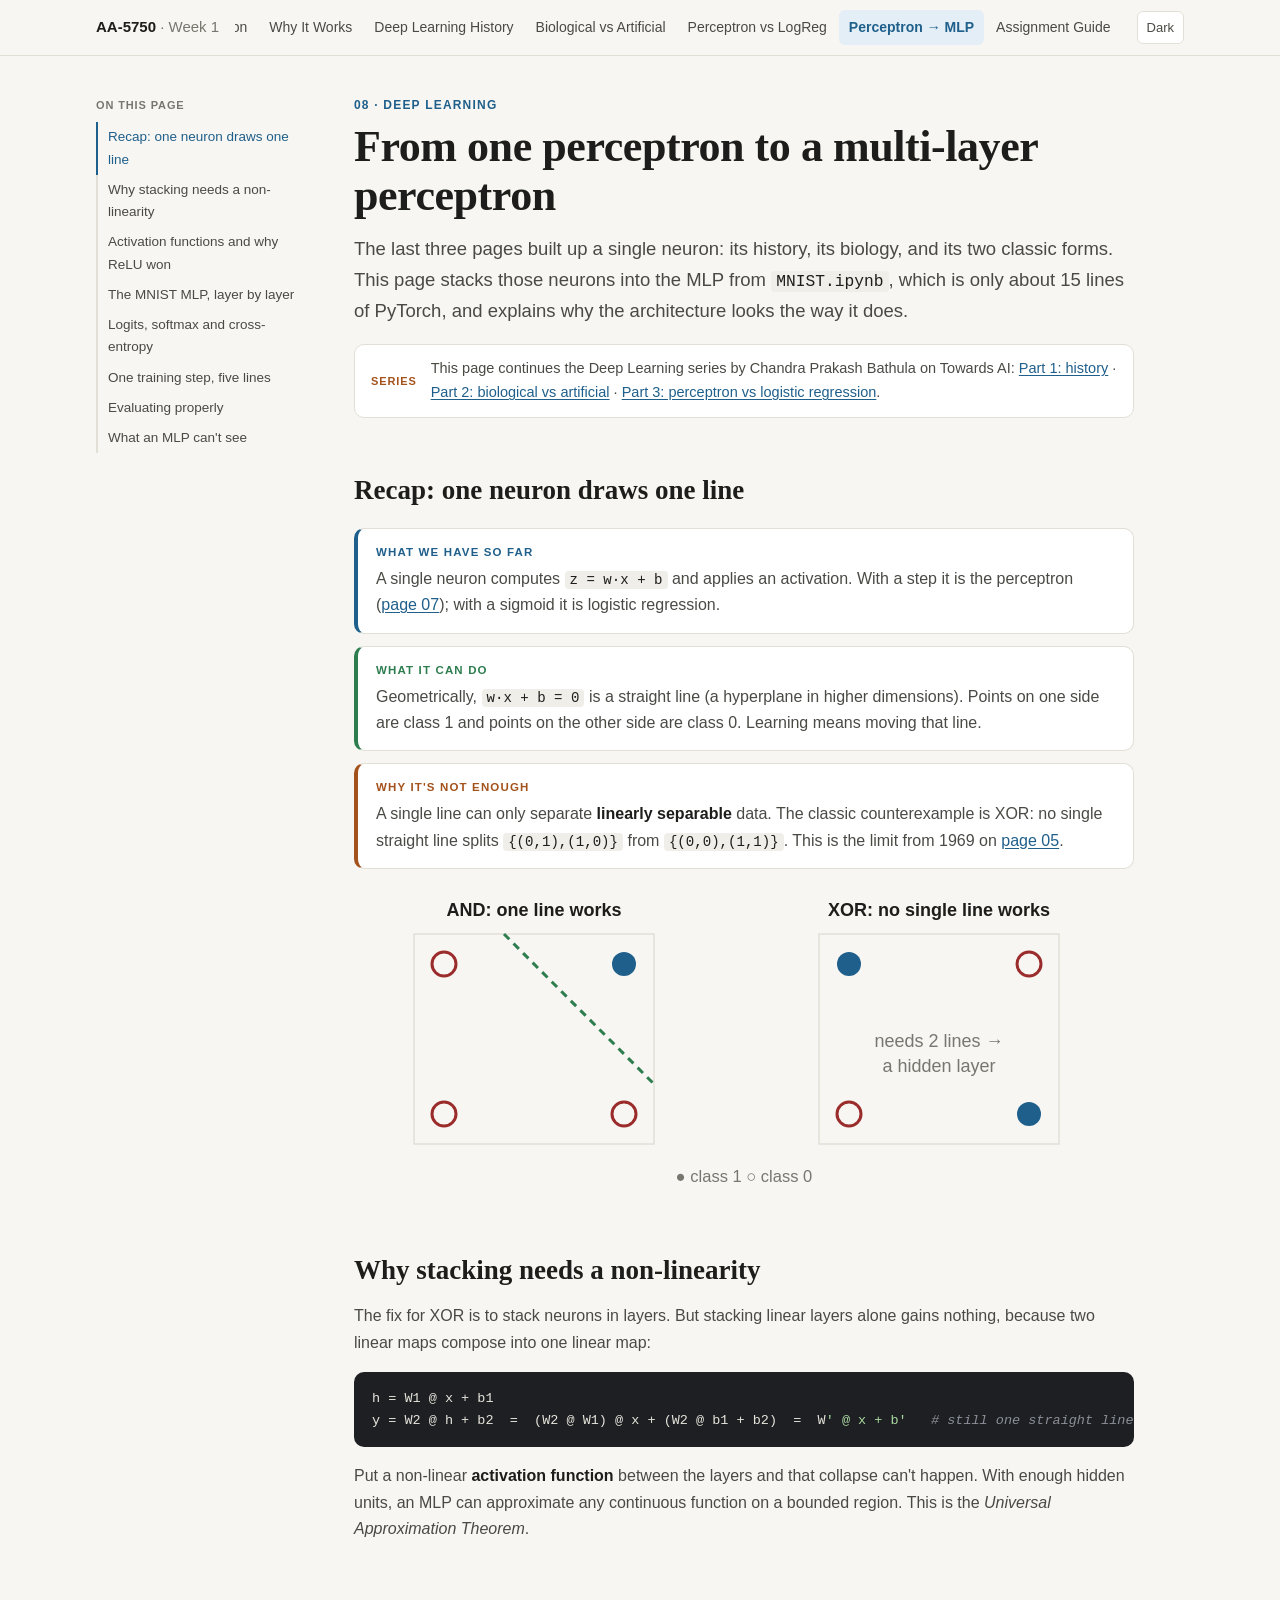
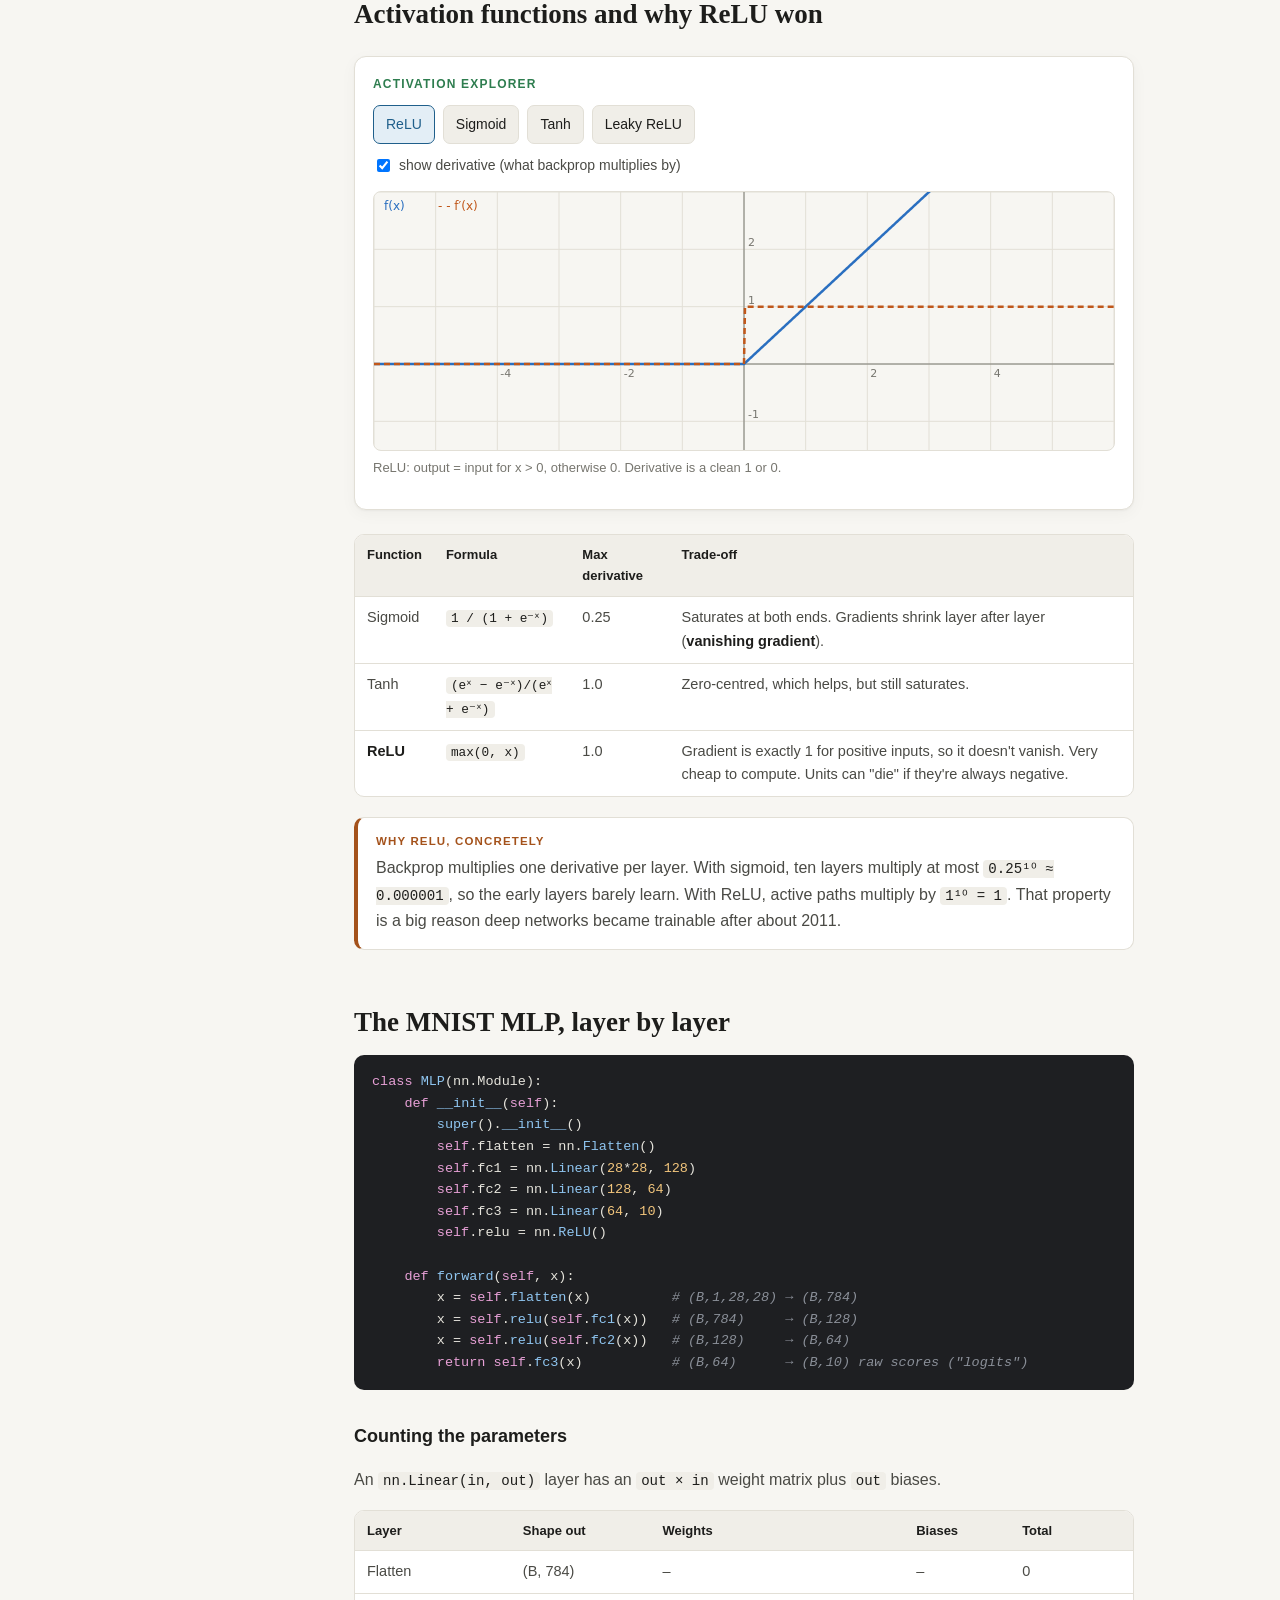
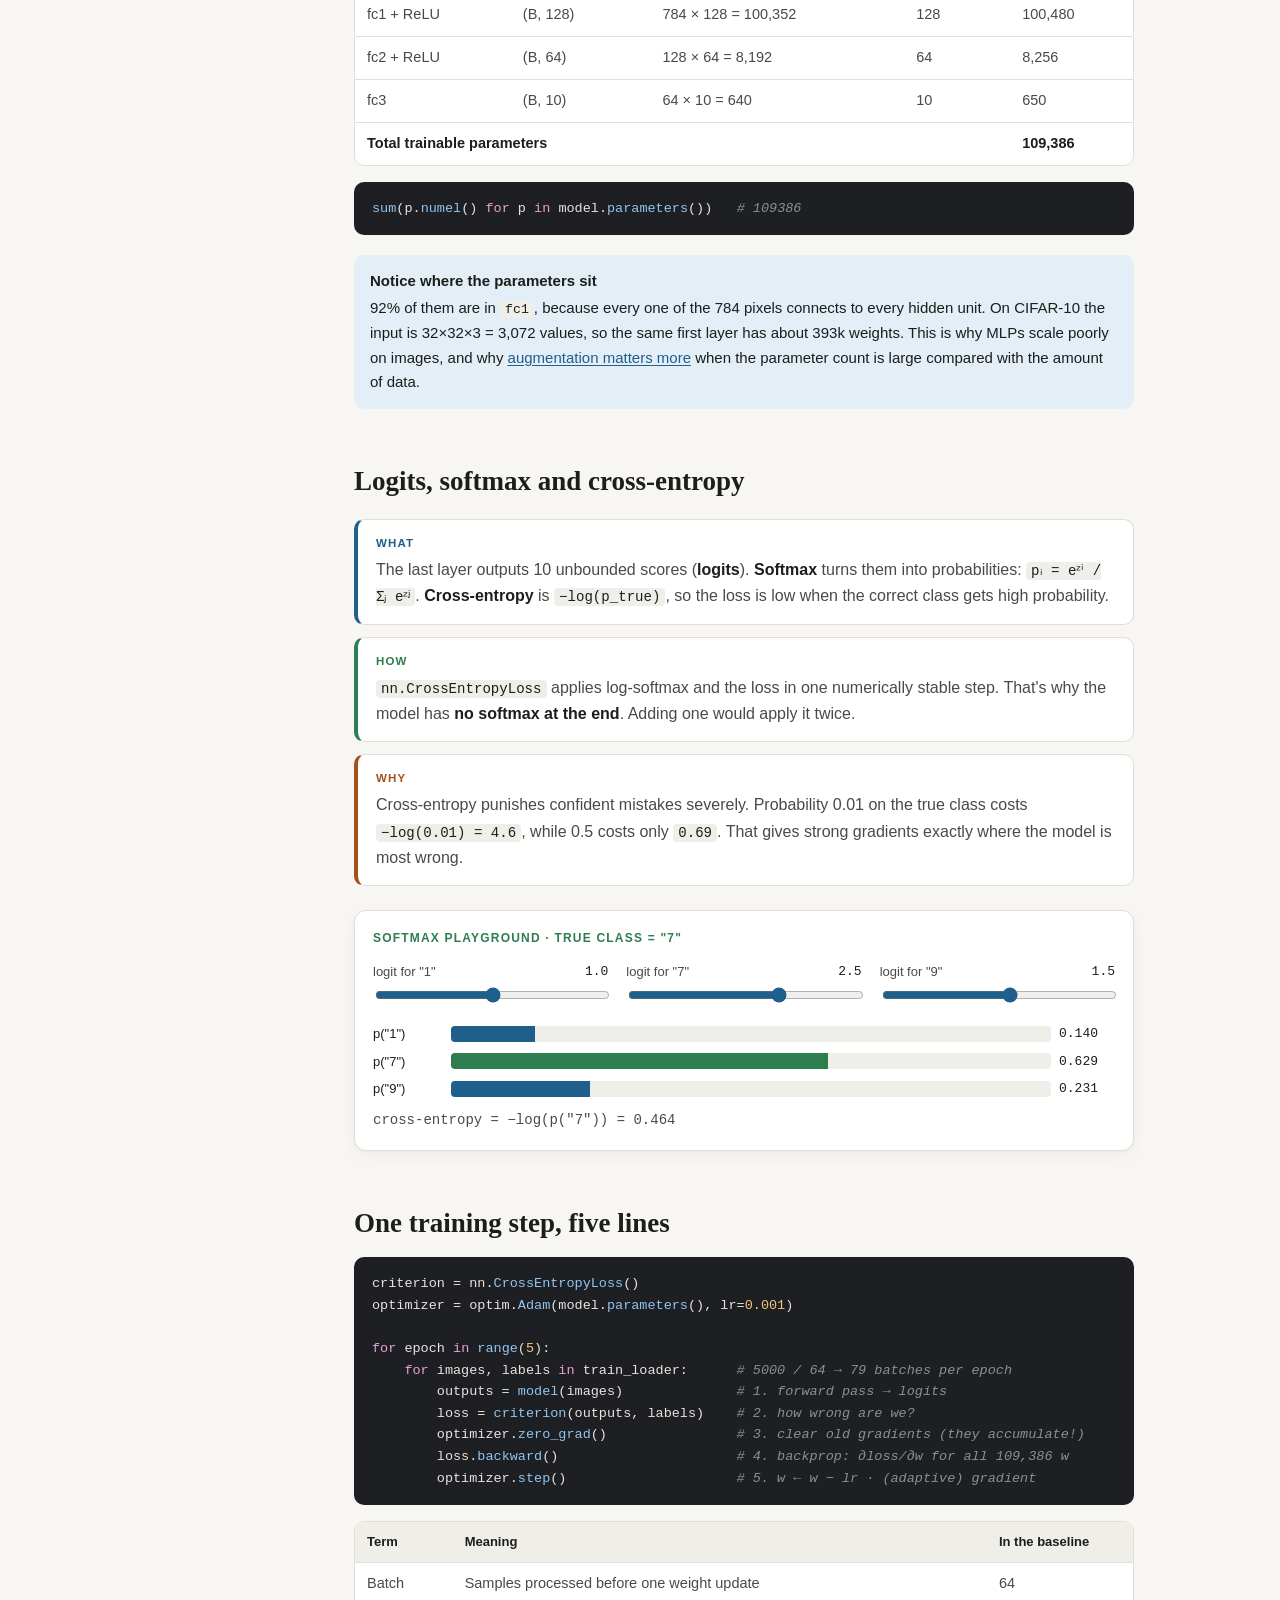
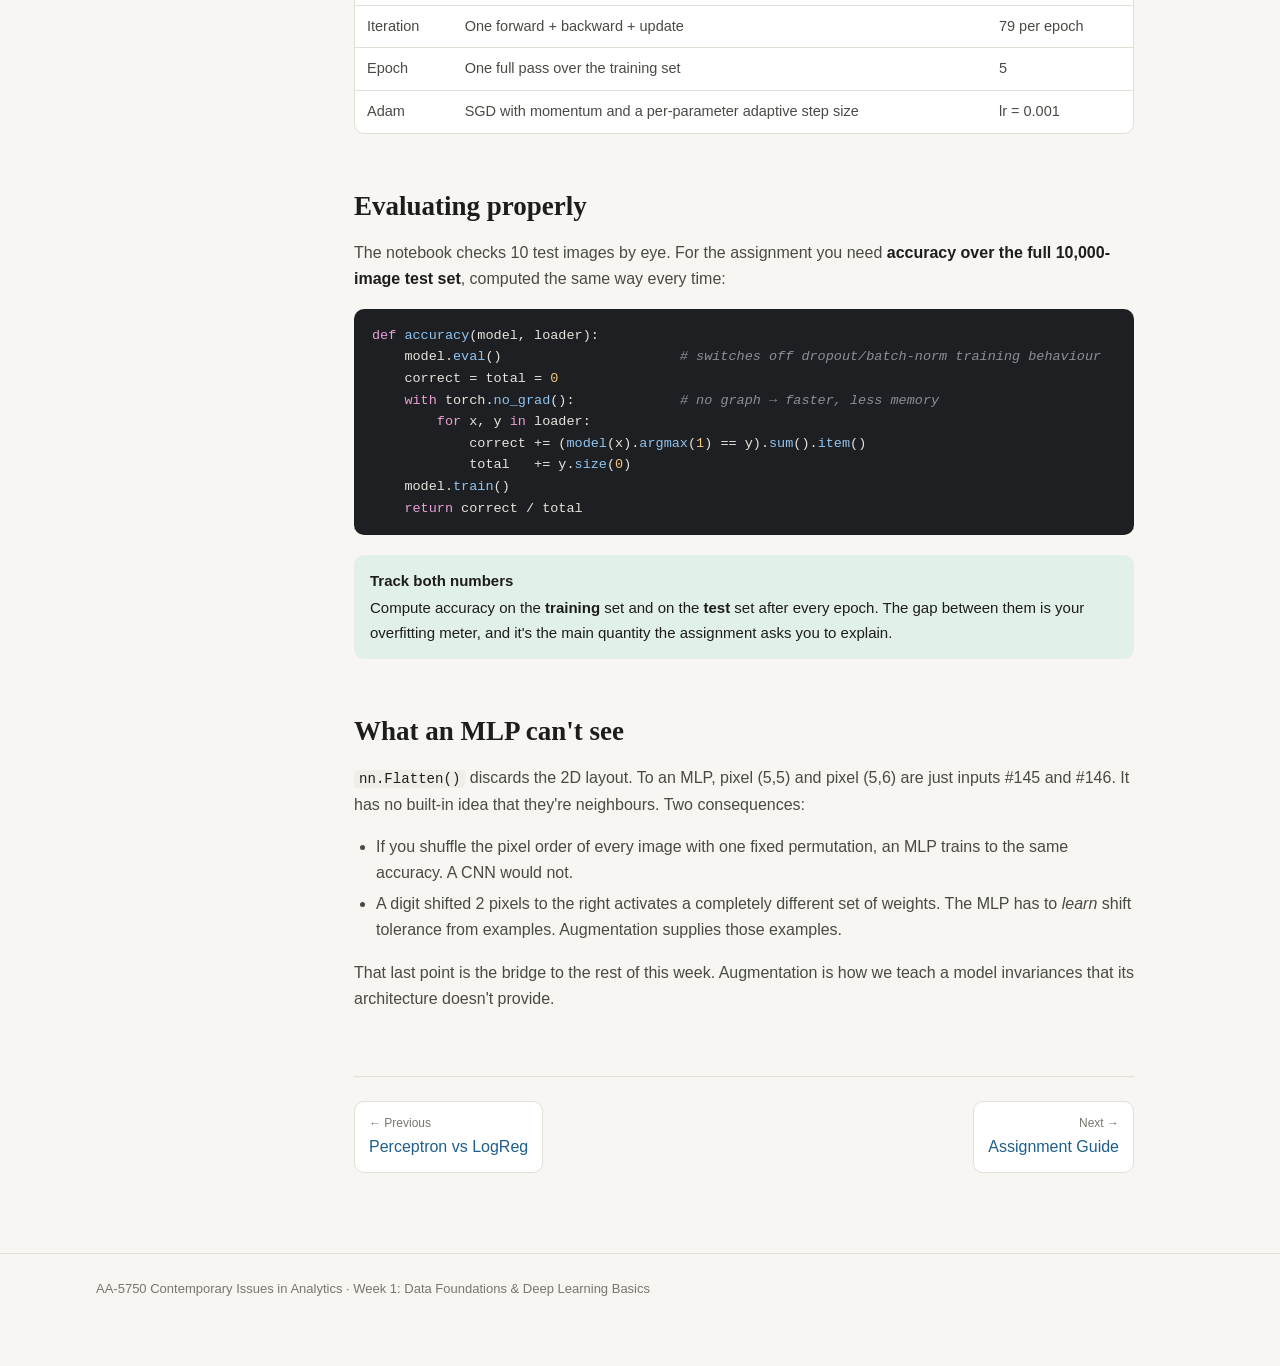
<file: mlp.html>
<!doctype html>
<html lang="en">
<head>
<meta charset="utf-8">
<meta name="viewport" content="width=device-width, initial-scale=1">
<title>Perceptron to MLP</title>
<meta name="description" content="From a single perceptron to the MNIST multi-layer perceptron: activations, ReLU, softmax, cross-entropy and the training loop.">
<link rel="stylesheet" href="assets/style.css">
<style>
  canvas.plot { width: 100%; height: 260px; display: block; background: var(--bg); border-radius: 8px; border: 1px solid var(--line); }
  .bars { display: grid; gap: 6px; margin-top: 10px; }
  .bar-row { display: grid; grid-template-columns: 70px 1fr 56px; gap: 8px; align-items: center; font-size: 13px; }
  .bar-track { background: var(--surface-2); border-radius: 4px; height: 16px; overflow: hidden; }
  .bar-fill { background: var(--accent); height: 100%; transition: width .15s; }
</style>
</head>
<body>
<div class="wrap page">
<aside class="toc"></aside>
<main>
  <p class="eyebrow">08 · Deep Learning</p>
  <h1>From one perceptron to a multi-layer perceptron</h1>
  <p class="lede">The last three pages built up a single neuron: its history, its biology, and its two classic forms. This page stacks those neurons into the MLP from <code>MNIST.ipynb</code>, which is only about 15 lines of PyTorch, and explains why the architecture looks the way it does.</p>

  <div class="source-card"><span class="tag">Series</span><span>This page continues the Deep Learning series by Chandra Prakash Bathula on Towards AI: <a href="https://medium.com/towards-artificial-intelligence/deep-learning-series-a-brief-history-of-deep-learning-evolution-1-92e7873218c7?sk=c0eb6a425e357938cb6b7a86fd268440">Part 1: history</a> · <a href="https://medium.com/towards-artificial-intelligence/deep-learning-biological-neural-network-vs-artificial-neural-network-580f92129b47?sk=cbe75a78211ce42147829df600ade1db">Part 2: biological vs artificial</a> · <a href="https://medium.com/towards-artificial-intelligence/deep-learning-perceptron-vs-logistic-regression-3f73f91e01d3?sk=563986820350d714c9297ffe5c87af0b">Part 3: perceptron vs logistic regression</a>.</span></div>

  <h2 id="perceptron">Recap: one neuron draws one line</h2>
  <div class="www">
    <div class="what"><b>What we have so far</b><p>A single neuron computes <code>z = w·x + b</code> and applies an activation. With a step it is the perceptron (<a href="perceptron-logreg.html">page 07</a>); with a sigmoid it is logistic regression.</p></div>
    <div class="how"><b>What it can do</b><p>Geometrically, <code>w·x + b = 0</code> is a straight line (a hyperplane in higher dimensions). Points on one side are class 1 and points on the other side are class 0. Learning means moving that line.</p></div>
    <div class="why"><b>Why it's not enough</b><p>A single line can only separate <strong>linearly separable</strong> data. The classic counterexample is XOR: no single straight line splits <code>{(0,1),(1,0)}</code> from <code>{(0,0),(1,1)}</code>. This is the limit from 1969 on <a href="deep-learning-history.html#networks">page 05</a>.</p></div>
  </div>
  <figure class="figure">
    <svg viewBox="0 0 520 200" role="img" aria-label="AND is linearly separable, XOR is not">
      <g font-size="12" text-anchor="middle">
        <text x="120" y="18" class="svg-ink" font-weight="600">AND: one line works</text>
        <text x="390" y="18" class="svg-ink" font-weight="600">XOR: no single line works</text>
        <g transform="translate(40,30)">
          <rect width="160" height="140" fill="none" class="svg-line"/>
          <circle cx="20" cy="120" r="8" fill="none" stroke="var(--warn)" stroke-width="2"/><circle cx="140" cy="120" r="8" fill="none" stroke="var(--warn)" stroke-width="2"/>
          <circle cx="20" cy="20" r="8" fill="none" stroke="var(--warn)" stroke-width="2"/><circle cx="140" cy="20" r="8" class="svg-accf"/>
          <line x1="60" y1="0" x2="160" y2="100" stroke="var(--how)" stroke-width="2" stroke-dasharray="5 4"/>
        </g>
        <g transform="translate(310,30)">
          <rect width="160" height="140" fill="none" class="svg-line"/>
          <circle cx="20" cy="120" r="8" fill="none" stroke="var(--warn)" stroke-width="2"/><circle cx="140" cy="120" r="8" class="svg-accf"/>
          <circle cx="20" cy="20" r="8" class="svg-accf"/><circle cx="140" cy="20" r="8" fill="none" stroke="var(--warn)" stroke-width="2"/>
          <text x="80" y="75" class="svg-ink3">needs 2 lines →</text><text x="80" y="92" class="svg-ink3">a hidden layer</text>
        </g>
        <text x="260" y="195" class="svg-ink3" font-size="11">● class 1   ○ class 0</text>
      </g>
    </svg>
  </figure>

  <h2 id="why-nonlinear">Why stacking needs a non-linearity</h2>
  <p>The fix for XOR is to stack neurons in layers. But stacking linear layers alone gains nothing, because two linear maps compose into one linear map:</p>
<pre><code class="py">h = W1 @ x + b1
y = W2 @ h + b2  =  (W2 @ W1) @ x + (W2 @ b1 + b2)  =  W' @ x + b'   # still one straight line</code></pre>
  <p>Put a non-linear <strong>activation function</strong> between the layers and that collapse can't happen. With enough hidden units, an MLP can approximate any continuous function on a bounded region. This is the <em>Universal Approximation Theorem</em>.</p>

  <h2 id="activations">Activation functions and why ReLU won</h2>
  <div class="demo">
    <p class="demo-title">Activation explorer</p>
    <div class="btn-row" id="act-btns"></div>
    <label class="check"><input type="checkbox" id="act-deriv" checked> show derivative (what backprop multiplies by)</label>
    <canvas class="plot" id="act-plot" style="margin-top:10px"></canvas>
    <p class="caption" id="act-note"></p>
  </div>
  <div class="table-wrap"><table>
    <tr><th>Function</th><th>Formula</th><th>Max derivative</th><th>Trade-off</th></tr>
    <tr><td>Sigmoid</td><td><code>1 / (1 + e⁻ˣ)</code></td><td>0.25</td><td>Saturates at both ends. Gradients shrink layer after layer (<strong>vanishing gradient</strong>).</td></tr>
    <tr><td>Tanh</td><td><code>(eˣ − e⁻ˣ)/(eˣ + e⁻ˣ)</code></td><td>1.0</td><td>Zero-centred, which helps, but still saturates.</td></tr>
    <tr><td><strong>ReLU</strong></td><td><code>max(0, x)</code></td><td>1.0</td><td>Gradient is exactly 1 for positive inputs, so it doesn't vanish. Very cheap to compute. Units can "die" if they're always negative.</td></tr>
  </table></div>
  <div class="www"><div class="why"><b>Why ReLU, concretely</b><p>Backprop multiplies one derivative per layer. With sigmoid, ten layers multiply at most <code>0.25¹⁰ ≈ 0.000001</code>, so the early layers barely learn. With ReLU, active paths multiply by <code>1¹⁰ = 1</code>. That property is a big reason deep networks became trainable after about 2011.</p></div></div>

  <h2 id="architecture">The MNIST MLP, layer by layer</h2>
<pre><code class="py">class MLP(nn.Module):
    def __init__(self):
        super().__init__()
        self.flatten = nn.Flatten()
        self.fc1 = nn.Linear(28*28, 128)
        self.fc2 = nn.Linear(128, 64)
        self.fc3 = nn.Linear(64, 10)
        self.relu = nn.ReLU()

    def forward(self, x):
        x = self.flatten(x)          # (B,1,28,28) → (B,784)
        x = self.relu(self.fc1(x))   # (B,784)     → (B,128)
        x = self.relu(self.fc2(x))   # (B,128)     → (B,64)
        return self.fc3(x)           # (B,64)      → (B,10) raw scores ("logits")</code></pre>
  <h3>Counting the parameters</h3>
  <p>An <code>nn.Linear(in, out)</code> layer has an <code>out × in</code> weight matrix plus <code>out</code> biases.</p>
  <div class="table-wrap"><table>
    <tr><th>Layer</th><th>Shape out</th><th>Weights</th><th>Biases</th><th>Total</th></tr>
    <tr><td>Flatten</td><td>(B, 784)</td><td>–</td><td>–</td><td>0</td></tr>
    <tr><td>fc1 + ReLU</td><td>(B, 128)</td><td>784 × 128 = 100,352</td><td>128</td><td>100,480</td></tr>
    <tr><td>fc2 + ReLU</td><td>(B, 64)</td><td>128 × 64 = 8,192</td><td>64</td><td>8,256</td></tr>
    <tr><td>fc3</td><td>(B, 10)</td><td>64 × 10 = 640</td><td>10</td><td>650</td></tr>
    <tr><td colspan="4"><strong>Total trainable parameters</strong></td><td><strong>109,386</strong></td></tr>
  </table></div>
<pre><code class="py">sum(p.numel() for p in model.parameters())   # 109386</code></pre>
  <div class="note"><b>Notice where the parameters sit</b>92% of them are in <code>fc1</code>, because every one of the 784 pixels connects to every hidden unit. On CIFAR-10 the input is 32×32×3 = 3,072 values, so the same first layer has about 393k weights. This is why MLPs scale poorly on images, and why <a href="why-augmentation.html">augmentation matters more</a> when the parameter count is large compared with the amount of data.</div>

  <h2 id="softmax">Logits, softmax and cross-entropy</h2>
  <div class="www">
    <div class="what"><b>What</b><p>The last layer outputs 10 unbounded scores (<strong>logits</strong>). <strong>Softmax</strong> turns them into probabilities: <code>pᵢ = eᶻⁱ / Σⱼ eᶻʲ</code>. <strong>Cross-entropy</strong> is <code>−log(p_true)</code>, so the loss is low when the correct class gets high probability.</p></div>
    <div class="how"><b>How</b><p><code>nn.CrossEntropyLoss</code> applies log-softmax and the loss in one numerically stable step. That's why the model has <strong>no softmax at the end</strong>. Adding one would apply it twice.</p></div>
    <div class="why"><b>Why</b><p>Cross-entropy punishes confident mistakes severely. Probability 0.01 on the true class costs <code>−log(0.01) = 4.6</code>, while 0.5 costs only <code>0.69</code>. That gives strong gradients exactly where the model is most wrong.</p></div>
  </div>
  <div class="demo">
    <p class="demo-title">Softmax playground · true class = "7"</p>
    <div class="controls" id="sm-controls"></div>
    <div class="bars" id="sm-bars"></div>
    <p class="mono" id="sm-loss" style="margin:10px 0 0;font-size:14px"></p>
  </div>

  <h2 id="training">One training step, five lines</h2>
<pre><code class="py">criterion = nn.CrossEntropyLoss()
optimizer = optim.Adam(model.parameters(), lr=0.001)

for epoch in range(5):
    for images, labels in train_loader:      # 5000 / 64 → 79 batches per epoch
        outputs = model(images)              # 1. forward pass → logits
        loss = criterion(outputs, labels)    # 2. how wrong are we?
        optimizer.zero_grad()                # 3. clear old gradients (they accumulate!)
        loss.backward()                      # 4. backprop: ∂loss/∂w for all 109,386 w
        optimizer.step()                     # 5. w ← w − lr · (adaptive) gradient</code></pre>
  <div class="table-wrap"><table>
    <tr><th>Term</th><th>Meaning</th><th>In the baseline</th></tr>
    <tr><td>Batch</td><td>Samples processed before one weight update</td><td>64</td></tr>
    <tr><td>Iteration</td><td>One forward + backward + update</td><td>79 per epoch</td></tr>
    <tr><td>Epoch</td><td>One full pass over the training set</td><td>5</td></tr>
    <tr><td>Adam</td><td>SGD with momentum and a per-parameter adaptive step size</td><td>lr = 0.001</td></tr>
  </table></div>

  <h2 id="evaluation">Evaluating properly</h2>
  <p>The notebook checks 10 test images by eye. For the assignment you need <strong>accuracy over the full 10,000-image test set</strong>, computed the same way every time:</p>
<pre><code class="py">def accuracy(model, loader):
    model.eval()                      # switches off dropout/batch-norm training behaviour
    correct = total = 0
    with torch.no_grad():             # no graph → faster, less memory
        for x, y in loader:
            correct += (model(x).argmax(1) == y).sum().item()
            total   += y.size(0)
    model.train()
    return correct / total</code></pre>
  <div class="tip"><b>Track both numbers</b>Compute accuracy on the <strong>training</strong> set and on the <strong>test</strong> set after every epoch. The gap between them is your overfitting meter, and it's the main quantity the assignment asks you to explain.</div>

  <h2 id="limits">What an MLP can't see</h2>
  <p><code>nn.Flatten()</code> discards the 2D layout. To an MLP, pixel (5,5) and pixel (5,6) are just inputs #145 and #146. It has no built-in idea that they're neighbours. Two consequences:</p>
  <ul>
    <li>If you shuffle the pixel order of every image with one fixed permutation, an MLP trains to the same accuracy. A CNN would not.</li>
    <li>A digit shifted 2 pixels to the right activates a completely different set of weights. The MLP has to <em>learn</em> shift tolerance from examples. Augmentation supplies those examples.</li>
  </ul>
  <p>That last point is the bridge to the rest of this week. Augmentation is how we teach a model invariances that its architecture doesn't provide.</p>
</main>
</div>

<script src="assets/site.js"></script>
<script>
// ---------- activation plot ----------
(function () {
  const fns = {
    ReLU:    { f: x => Math.max(0, x), d: x => (x > 0 ? 1 : 0), note: "ReLU: output = input for x > 0, otherwise 0. Derivative is a clean 1 or 0." },
    Sigmoid: { f: x => 1 / (1 + Math.exp(-x)), d: x => { const s = 1 / (1 + Math.exp(-x)); return s * (1 - s); }, note: "Sigmoid: squashes to (0,1). Derivative peaks at only 0.25 and is ~0 for |x| > 5 (saturation)." },
    Tanh:    { f: Math.tanh, d: x => 1 - Math.tanh(x) ** 2, note: "Tanh: squashes to (−1,1), zero-centred. Still saturates at the ends." },
    "Leaky ReLU": { f: x => (x > 0 ? x : 0.1 * x), d: x => (x > 0 ? 1 : 0.1), note: "Leaky ReLU: small slope for x < 0 so units can't fully 'die'. PyTorch's default slope is 0.01; this plot uses 0.1 so you can see it." },
  };
  let cur = "ReLU";
  const cv = document.getElementById("act-plot"), btns = document.getElementById("act-btns"), dChk = document.getElementById("act-deriv");
  function draw() {
    const dpr = devicePixelRatio || 1, W = cv.clientWidth, H = cv.clientHeight;
    cv.width = W * dpr; cv.height = H * dpr;
    const g = cv.getContext("2d"); g.scale(dpr, dpr);
    const xmin = -6, xmax = 6, ymin = -1.5, ymax = 3;
    const X = x => ((x - xmin) / (xmax - xmin)) * W, Y = y => H - ((y - ymin) / (ymax - ymin)) * H;
    g.strokeStyle = cssVar("--line"); g.lineWidth = 1;
    for (let x = xmin; x <= xmax; x++) { g.beginPath(); g.moveTo(X(x), 0); g.lineTo(X(x), H); g.stroke(); }
    for (let y = -1; y <= 3; y++) { g.beginPath(); g.moveTo(0, Y(y)); g.lineTo(W, Y(y)); g.stroke(); }
    g.strokeStyle = cssVar("--ink-3"); g.beginPath(); g.moveTo(0, Y(0)); g.lineTo(W, Y(0)); g.moveTo(X(0), 0); g.lineTo(X(0), H); g.stroke();
    g.fillStyle = cssVar("--ink-3"); g.font = "11px system-ui";
    [-1, 1, 2].forEach(y => g.fillText(y, X(0) + 4, Y(y) - 3)); [-4, -2, 2, 4].forEach(x => g.fillText(x, X(x) + 3, Y(0) + 13));
    const line = (fn, col, dash) => {
      g.strokeStyle = col; g.lineWidth = 2.5; g.setLineDash(dash || []); g.beginPath();
      for (let i = 0; i <= W; i++) { const x = xmin + (i / W) * (xmax - xmin); const y = fn(x); i ? g.lineTo(i, Y(y)) : g.moveTo(i, Y(y)); }
      g.stroke(); g.setLineDash([]);
    };
    line(fns[cur].f, cssVar("--s1"));
    if (dChk.checked) line(fns[cur].d, cssVar("--s2"), [6, 4]);
    g.font = "12px system-ui"; g.fillStyle = cssVar("--s1"); g.fillText("f(x)", 10, 18);
    if (dChk.checked) { g.fillStyle = cssVar("--s2"); g.fillText("- - f′(x)", 64, 18); }
    document.getElementById("act-note").textContent = fns[cur].note;
  }
  Object.keys(fns).forEach((k, i) => {
    const b = document.createElement("button"); b.className = "btn"; b.textContent = k; b.setAttribute("aria-pressed", i === 0);
    b.onclick = () => { cur = k; btns.querySelectorAll("button").forEach(x => x.setAttribute("aria-pressed", x === b)); draw(); };
    btns.appendChild(b);
  });
  dChk.onchange = draw; addEventListener("resize", draw); document.addEventListener("themechange", draw); draw();
})();

// ---------- softmax playground ----------
(function () {
  const labels = ["1", "7", "9"], vals = [1.0, 2.5, 1.5], TRUE = 1;
  const ctr = document.getElementById("sm-controls"), bars = document.getElementById("sm-bars");
  labels.forEach((l, i) => {
    const d = document.createElement("div"); d.className = "control";
    d.innerHTML = `<label>logit for "${l}" <output>${vals[i].toFixed(1)}</output></label><input type="range" min="-4" max="6" step="0.1" value="${vals[i]}">`;
    d.querySelector("input").oninput = e => { vals[i] = +e.target.value; d.querySelector("output").textContent = vals[i].toFixed(1); render(); };
    ctr.appendChild(d);
    bars.insertAdjacentHTML("beforeend", `<div class="bar-row"><span>p("${l}")</span><div class="bar-track"><div class="bar-fill"></div></div><span class="mono"></span></div>`);
  });
  function render() {
    const m = Math.max(...vals), ex = vals.map(v => Math.exp(v - m)), s = ex.reduce((a, b) => a + b, 0), p = ex.map(e => e / s);
    [...bars.children].forEach((row, i) => {
      row.querySelector(".bar-fill").style.width = (p[i] * 100).toFixed(1) + "%";
      row.querySelector(".bar-fill").style.background = i === TRUE ? "var(--how)" : "var(--accent)";
      row.querySelector(".mono").textContent = p[i].toFixed(3);
    });
    document.getElementById("sm-loss").textContent = `cross-entropy = −log(p("7")) = ${(-Math.log(p[TRUE])).toFixed(3)}`;
  }
  render();
})();
</script>
</body>
</html>
</file>
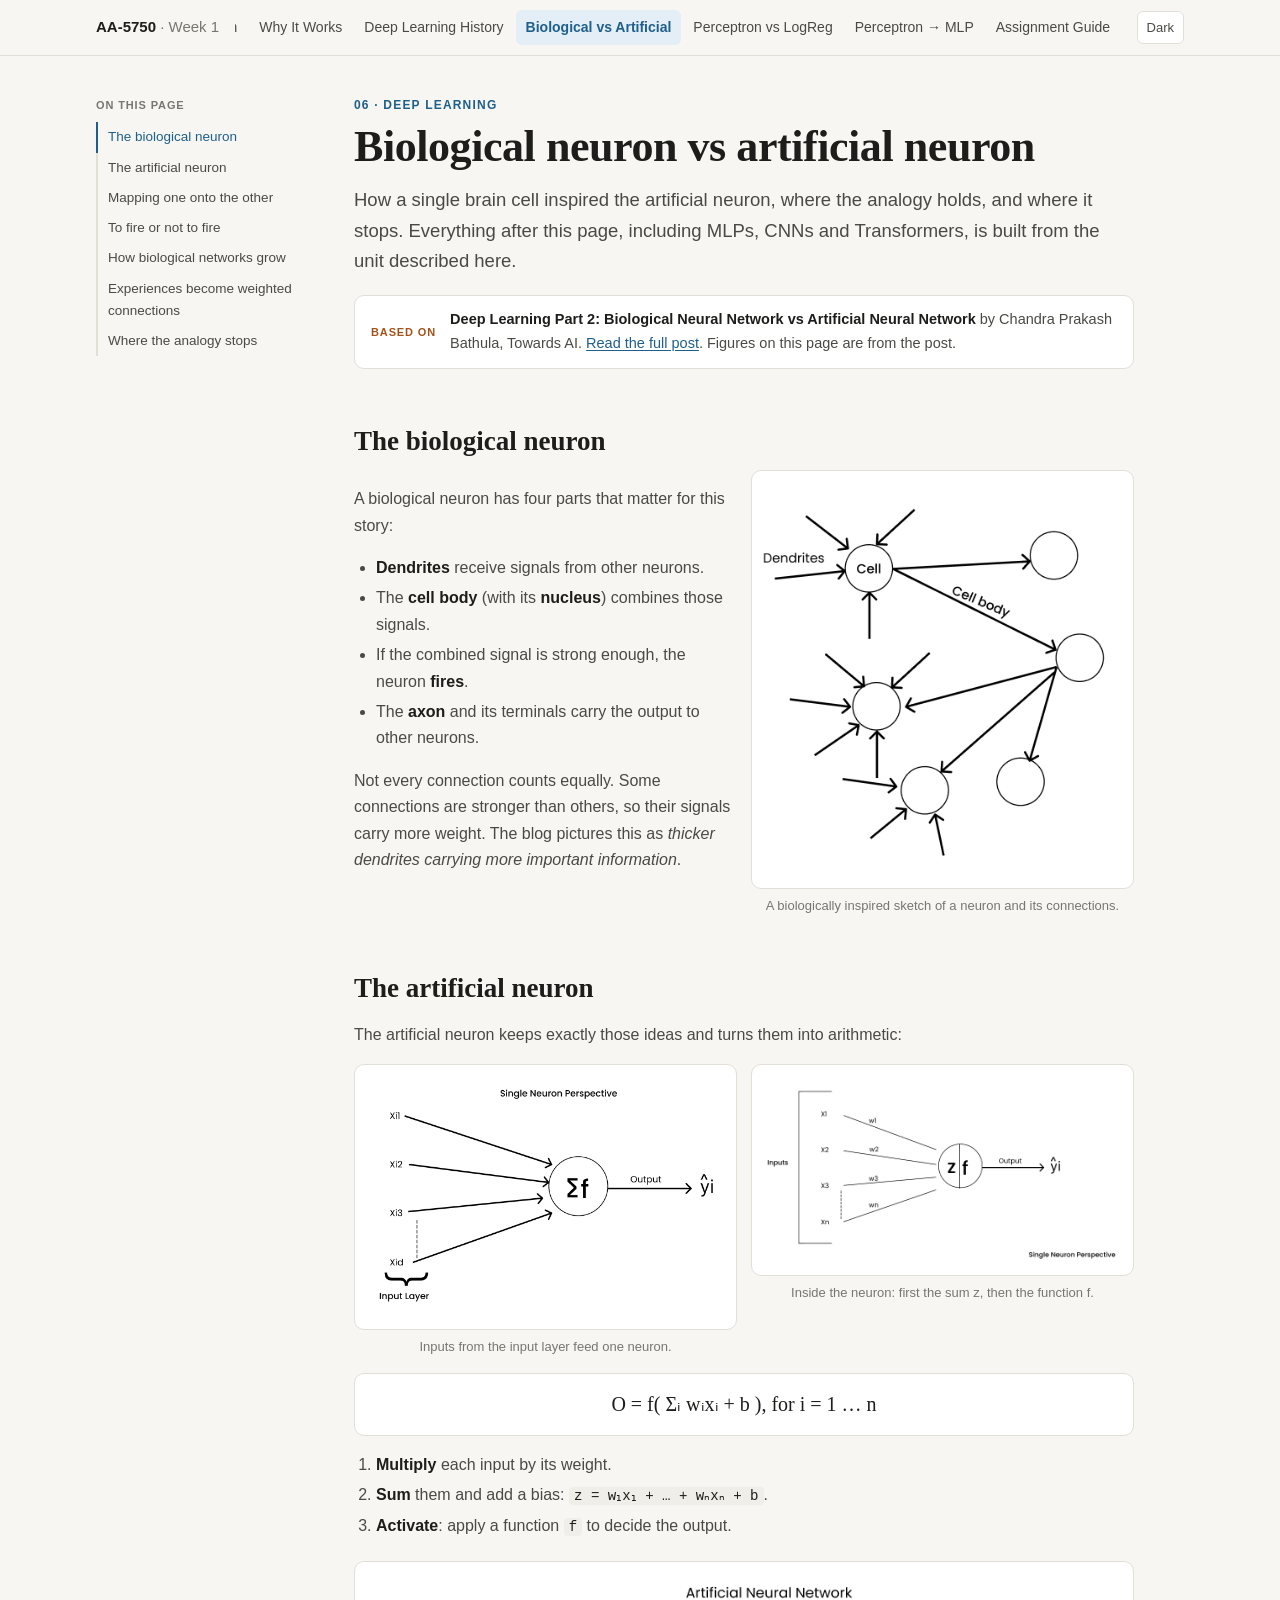
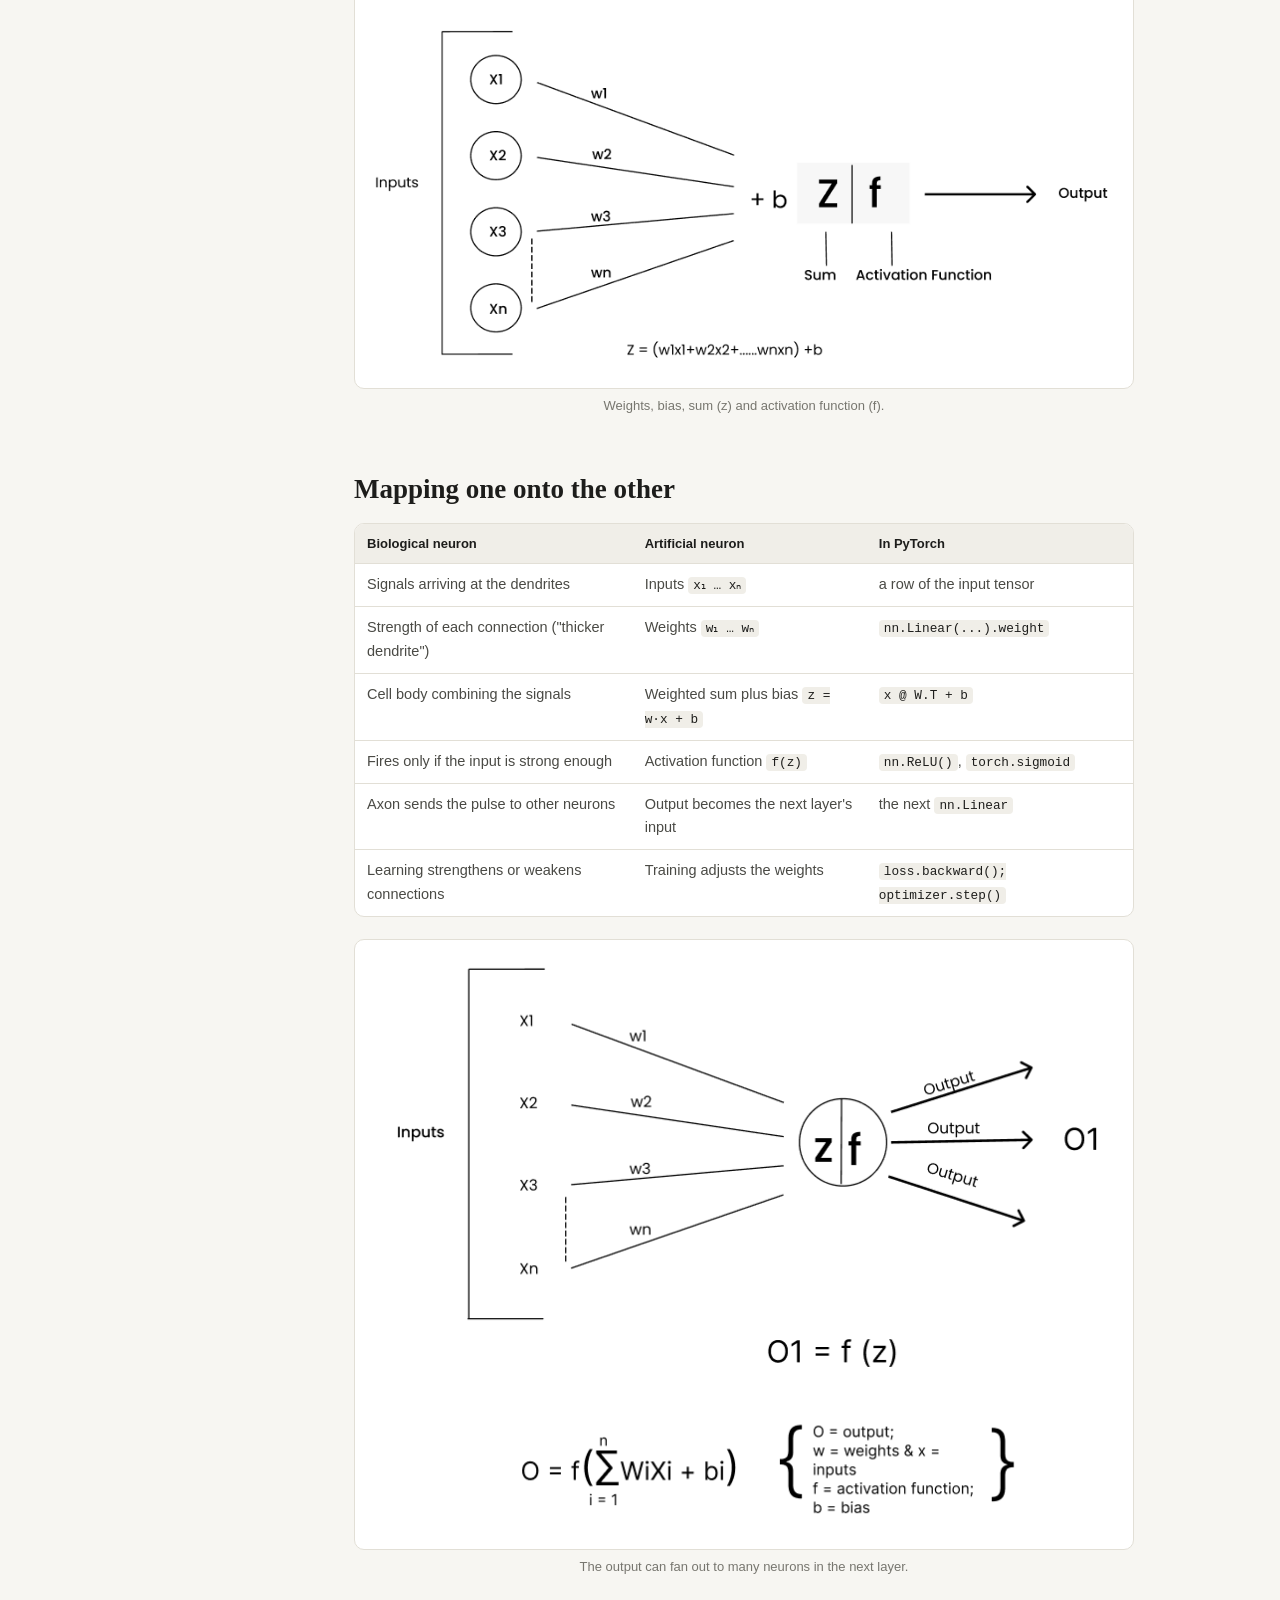
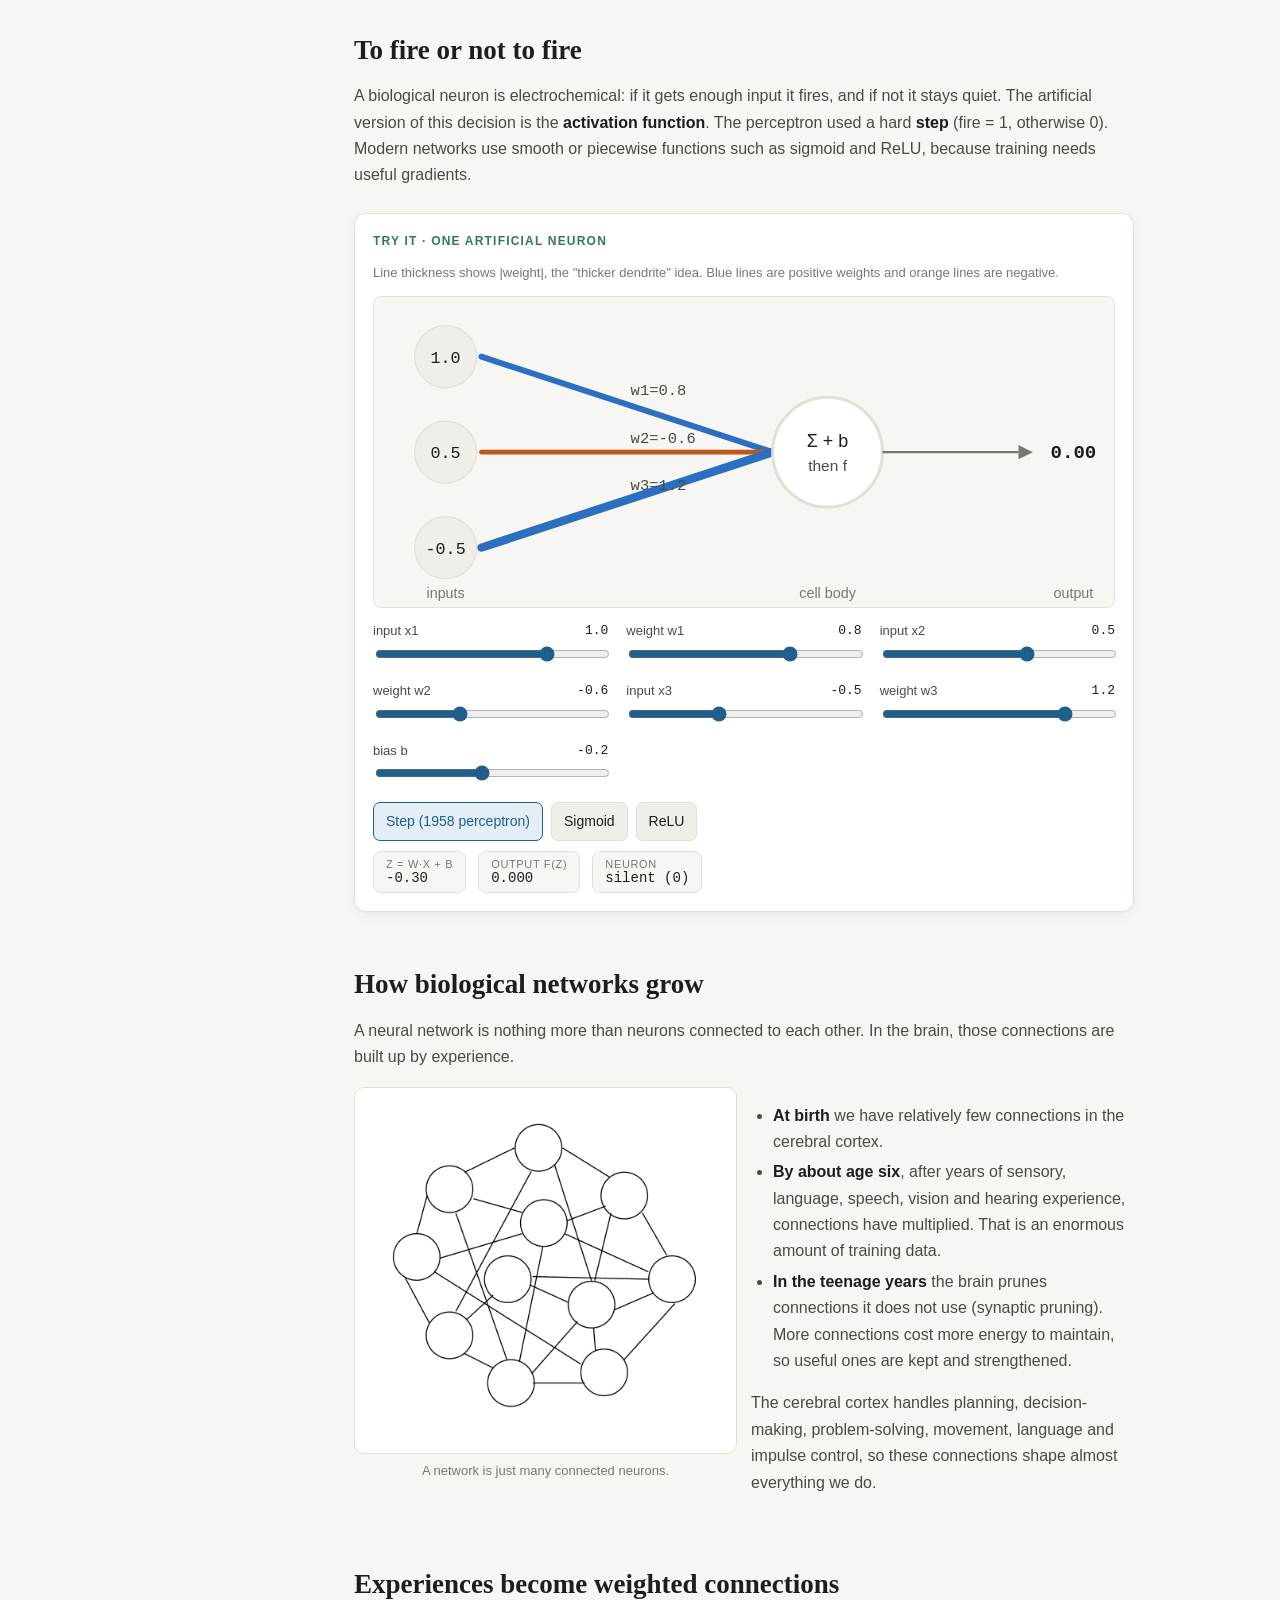
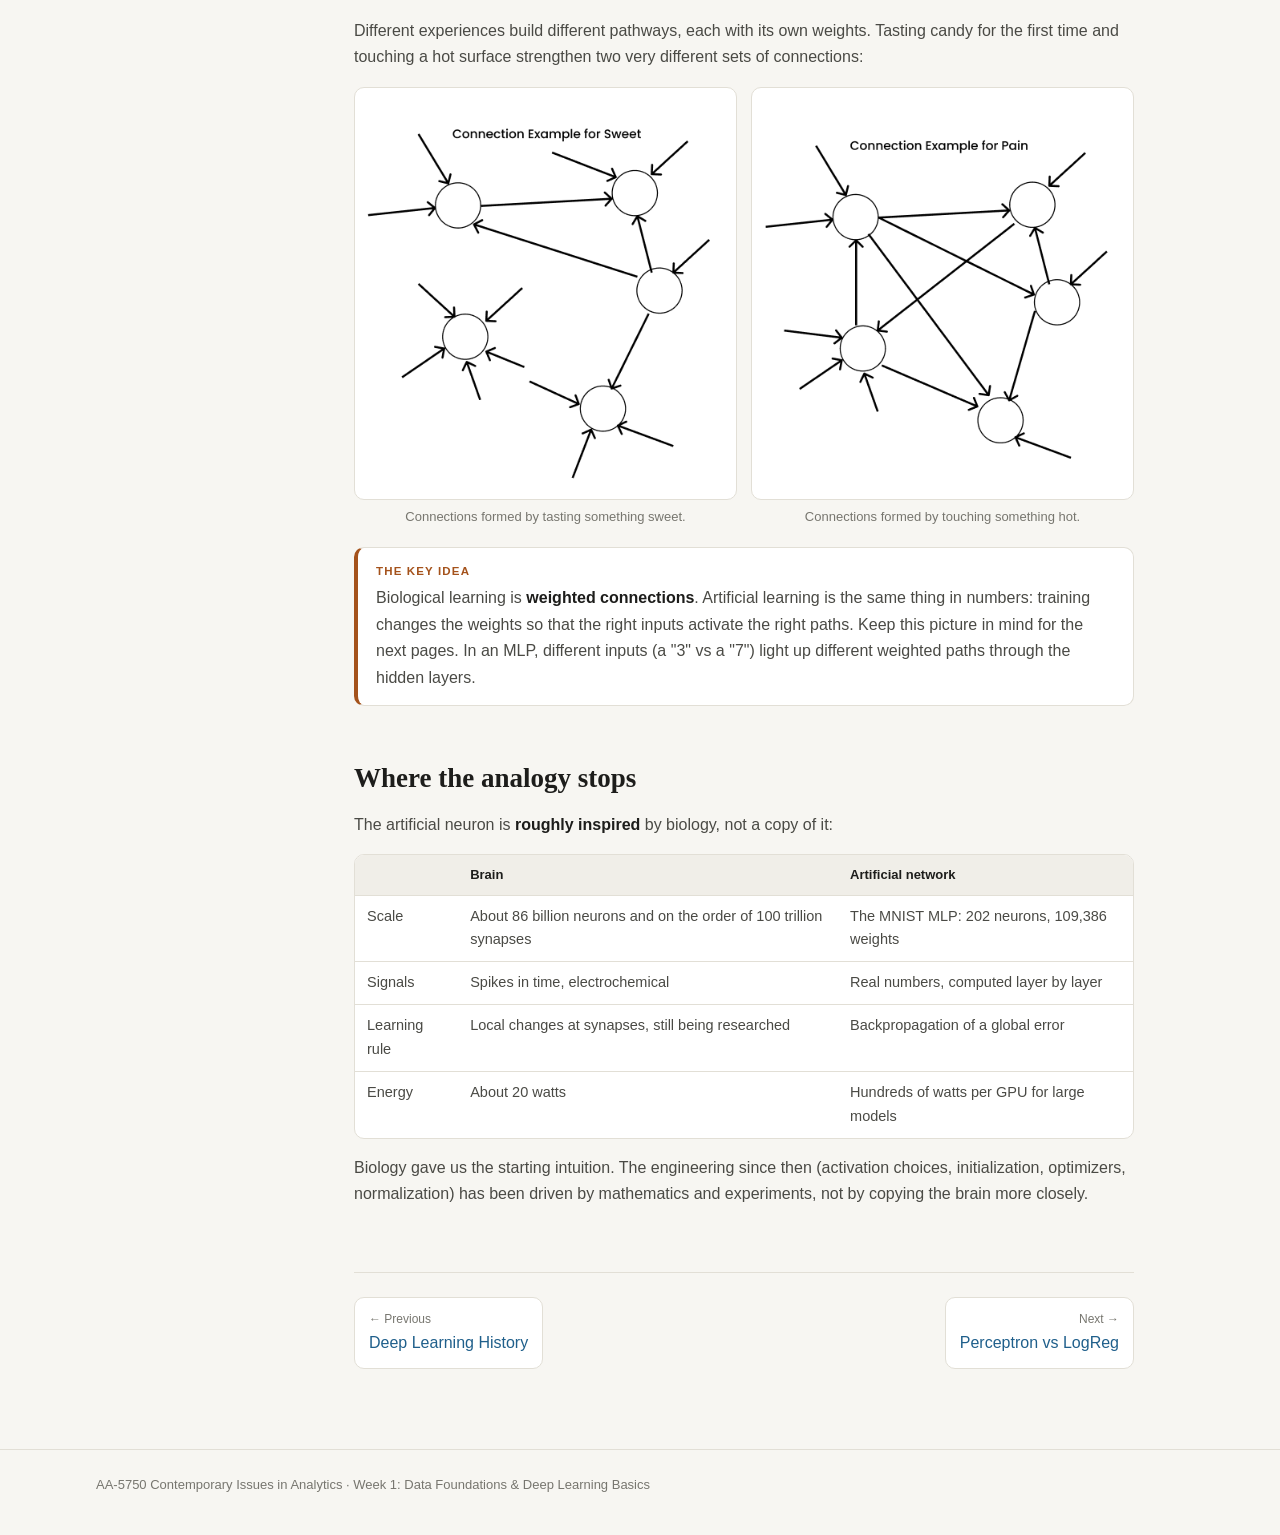
<file: neurons.html>
<!doctype html>
<html lang="en">
<head>
<meta charset="utf-8">
<meta name="viewport" content="width=device-width, initial-scale=1">
<title>Biological vs Artificial Neurons</title>
<meta name="description" content="How a biological neuron inspired the artificial neuron: dendrites, weights, activation, and how networks of connections grow and learn.">
<link rel="stylesheet" href="assets/style.css">
<style>
  #nz-svg { width: 100%; height: auto; display: block; background: var(--bg); border: 1px solid var(--line); border-radius: 8px; }
  .readout { display: flex; flex-wrap: wrap; gap: 12px; margin-top: 10px; }
  .readout div { background: var(--bg); border: 1px solid var(--line); border-radius: 8px; padding: 6px 12px; font: 14px var(--mono); color: var(--ink); }
  .readout small { display: block; font: 11px var(--font); color: var(--ink-3); text-transform: uppercase; letter-spacing: .06em; }
</style>
</head>
<body>
<div class="wrap page">
<aside class="toc"></aside>
<main>
  <p class="eyebrow">06 · Deep Learning</p>
  <h1>Biological neuron vs artificial neuron</h1>
  <p class="lede">How a single brain cell inspired the artificial neuron, where the analogy holds, and where it stops. Everything after this page, including MLPs, CNNs and Transformers, is built from the unit described here.</p>

  <div class="source-card"><span class="tag">Based on</span><span><b>Deep Learning Part 2: Biological Neural Network vs Artificial Neural Network</b> by Chandra Prakash Bathula, Towards AI. <a href="https://medium.com/towards-artificial-intelligence/deep-learning-biological-neural-network-vs-artificial-neural-network-580f92129b47?sk=cbe75a78211ce42147829df600ade1db">Read the full post</a>. Figures on this page are from the post.</span></div>

  <h2 id="bio">The biological neuron</h2>
  <div class="fig-row">
    <div>
      <p>A biological neuron has four parts that matter for this story:</p>
      <ul>
        <li><strong>Dendrites</strong> receive signals from other neurons.</li>
        <li>The <strong>cell body</strong> (with its <strong>nucleus</strong>) combines those signals.</li>
        <li>If the combined signal is strong enough, the neuron <strong>fires</strong>.</li>
        <li>The <strong>axon</strong> and its terminals carry the output to other neurons.</li>
      </ul>
      <p>Not every connection counts equally. Some connections are stronger than others, so their signals carry more weight. The blog pictures this as <em>thicker dendrites carrying more important information</em>.</p>
    </div>
    <figure class="blog-fig"><img src="assets/blog/biological-neuron-sketch.png" alt="Sketch of a biological-inspired neuron: dendrites feed a cell, the cell body connects onward to other neurons"><figcaption>A biologically inspired sketch of a neuron and its connections.</figcaption></figure>
  </div>

  <h2 id="artificial">The artificial neuron</h2>
  <p>The artificial neuron keeps exactly those ideas and turns them into arithmetic:</p>
  <div class="fig-row">
    <figure class="blog-fig"><img src="assets/blog/single-neuron-sum.png" alt="Single neuron perspective: inputs Xi1 to Xid from the input layer go into a neuron that computes sum and f, producing output y-hat"><figcaption>Inputs from the input layer feed one neuron.</figcaption></figure>
    <figure class="blog-fig"><img src="assets/blog/neuron-z-f.png" alt="Inputs x1 to xn with weights w1 to wn go into a neuron split into z and f, giving output y-hat"><figcaption>Inside the neuron: first the sum z, then the function f.</figcaption></figure>
  </div>
  <div class="eqn">O = f( Σᵢ wᵢxᵢ + b ),  for i = 1 … n</div>
  <ol>
    <li><strong>Multiply</strong> each input by its weight.</li>
    <li><strong>Sum</strong> them and add a bias: <code>z = w₁x₁ + … + wₙxₙ + b</code>.</li>
    <li><strong>Activate</strong>: apply a function <code>f</code> to decide the output.</li>
  </ol>
  <figure class="blog-fig"><img src="assets/blog/ann-with-bias.png" alt="Artificial neural network: inputs x1 to xn with weights w1 to wn, plus bias b, give z, then activation f, then output. z = w1x1 + w2x2 + ... + wnxn + b"><figcaption>Weights, bias, sum (z) and activation function (f).</figcaption></figure>

  <h2 id="mapping">Mapping one onto the other</h2>
  <div class="table-wrap"><table>
    <tr><th>Biological neuron</th><th>Artificial neuron</th><th>In PyTorch</th></tr>
    <tr><td>Signals arriving at the dendrites</td><td>Inputs <code>x₁ … xₙ</code></td><td>a row of the input tensor</td></tr>
    <tr><td>Strength of each connection ("thicker dendrite")</td><td>Weights <code>w₁ … wₙ</code></td><td><code>nn.Linear(...).weight</code></td></tr>
    <tr><td>Cell body combining the signals</td><td>Weighted sum plus bias <code>z = w·x + b</code></td><td><code>x @ W.T + b</code></td></tr>
    <tr><td>Fires only if the input is strong enough</td><td>Activation function <code>f(z)</code></td><td><code>nn.ReLU()</code>, <code>torch.sigmoid</code></td></tr>
    <tr><td>Axon sends the pulse to other neurons</td><td>Output becomes the next layer's input</td><td>the next <code>nn.Linear</code></td></tr>
    <tr><td>Learning strengthens or weakens connections</td><td>Training adjusts the weights</td><td><code>loss.backward(); optimizer.step()</code></td></tr>
  </table></div>
  <figure class="blog-fig"><img src="assets/blog/neuron-formula.png" alt="Neuron with inputs x1 to xn and weights, computing z and f, with outputs; O1 = f(z) and O = f(sum of WiXi + bi) where O is output, w are weights, x are inputs, f is the activation function and b is the bias"><figcaption>The output can fan out to many neurons in the next layer.</figcaption></figure>

  <h2 id="fire">To fire or not to fire</h2>
  <p>A biological neuron is electrochemical: if it gets enough input it fires, and if not it stays quiet. The artificial version of this decision is the <strong>activation function</strong>. The perceptron used a hard <strong>step</strong> (fire = 1, otherwise 0). Modern networks use smooth or piecewise functions such as sigmoid and ReLU, because training needs useful gradients.</p>
  <div class="demo">
    <p class="demo-title">Try it · one artificial neuron</p>
    <p class="caption" style="margin-top:0">Line thickness shows |weight|, the "thicker dendrite" idea. Blue lines are positive weights and orange lines are negative.</p>
    <svg id="nz-svg" viewBox="0 0 620 260" role="img" aria-label="Artificial neuron with three weighted inputs"></svg>
    <div class="controls" id="nz-controls"></div>
    <div class="btn-row" id="nz-act"></div>
    <div class="readout"><div><small>z = w·x + b</small><span id="nz-z"></span></div><div><small>output f(z)</small><span id="nz-out"></span></div><div><small>neuron</small><span id="nz-fire"></span></div></div>
  </div>

  <h2 id="growth">How biological networks grow</h2>
  <p>A neural network is nothing more than neurons connected to each other. In the brain, those connections are built up by experience.</p>
  <div class="fig-row">
    <figure class="blog-fig"><img src="assets/blog/neural-mesh.png" alt="A mesh of many interconnected neurons"><figcaption>A network is just many connected neurons.</figcaption></figure>
    <div>
      <ul>
        <li><strong>At birth</strong> we have relatively few connections in the cerebral cortex.</li>
        <li><strong>By about age six</strong>, after years of sensory, language, speech, vision and hearing experience, connections have multiplied. That is an enormous amount of training data.</li>
        <li><strong>In the teenage years</strong> the brain prunes connections it does not use (synaptic pruning). More connections cost more energy to maintain, so useful ones are kept and strengthened.</li>
      </ul>
      <p>The cerebral cortex handles planning, decision-making, problem-solving, movement, language and impulse control, so these connections shape almost everything we do.</p>
    </div>
  </div>

  <h2 id="experience">Experiences become weighted connections</h2>
  <p>Different experiences build different pathways, each with its own weights. Tasting candy for the first time and touching a hot surface strengthen two very different sets of connections:</p>
  <div class="fig-row">
    <figure class="blog-fig"><img src="assets/blog/connection-sweet.png" alt="Connection example for sweet: a network of neurons with one pattern of connections"><figcaption>Connections formed by tasting something sweet.</figcaption></figure>
    <figure class="blog-fig"><img src="assets/blog/connection-pain.png" alt="Connection example for pain: a network of neurons with a different, denser pattern of connections"><figcaption>Connections formed by touching something hot.</figcaption></figure>
  </div>
  <div class="www">
    <div class="why"><b>The key idea</b><p>Biological learning is <strong>weighted connections</strong>. Artificial learning is the same thing in numbers: training changes the weights so that the right inputs activate the right paths. Keep this picture in mind for the next pages. In an MLP, different inputs (a "3" vs a "7") light up different weighted paths through the hidden layers.</p></div>
  </div>

  <h2 id="limits">Where the analogy stops</h2>
  <p>The artificial neuron is <strong>roughly inspired</strong> by biology, not a copy of it:</p>
  <div class="table-wrap"><table>
    <tr><th></th><th>Brain</th><th>Artificial network</th></tr>
    <tr><td>Scale</td><td>About 86 billion neurons and on the order of 100 trillion synapses</td><td>The MNIST MLP: 202 neurons, 109,386 weights</td></tr>
    <tr><td>Signals</td><td>Spikes in time, electrochemical</td><td>Real numbers, computed layer by layer</td></tr>
    <tr><td>Learning rule</td><td>Local changes at synapses, still being researched</td><td>Backpropagation of a global error</td></tr>
    <tr><td>Energy</td><td>About 20 watts</td><td>Hundreds of watts per GPU for large models</td></tr>
  </table></div>
  <p>Biology gave us the starting intuition. The engineering since then (activation choices, initialization, optimizers, normalization) has been driven by mathematics and experiments, not by copying the brain more closely.</p>
</main>
</div>
<script src="assets/site.js"></script>
<script>
(function () {
  const st = { x: [1.0, 0.5, -0.5], w: [0.8, -0.6, 1.2], b: -0.2, act: "step" };
  const acts = {
    step: z => (z >= 0 ? 1 : 0),
    sigmoid: z => 1 / (1 + Math.exp(-z)),
    relu: z => Math.max(0, z),
  };
  const ctr = document.getElementById("nz-controls");
  const mk = (label, get, set, min, max) => {
    const d = document.createElement("div"); d.className = "control";
    d.innerHTML = `<label>${label} <output>${get().toFixed(1)}</output></label><input type="range" min="${min}" max="${max}" step="0.1" value="${get()}">`;
    d.querySelector("input").oninput = e => { set(+e.target.value); d.querySelector("output").textContent = (+e.target.value).toFixed(1); draw(); };
    ctr.appendChild(d);
  };
  for (let i = 0; i < 3; i++) {
    mk(`input x${i + 1}`, () => st.x[i], v => (st.x[i] = v), -2, 2);
    mk(`weight w${i + 1}`, () => st.w[i], v => (st.w[i] = v), -2, 2);
  }
  mk("bias b", () => st.b, v => (st.b = v), -2, 2);
  const ab = document.getElementById("nz-act");
  [["step", "Step (1958 perceptron)"], ["sigmoid", "Sigmoid"], ["relu", "ReLU"]].forEach(([k, l]) => {
    const b = document.createElement("button"); b.className = "btn"; b.type = "button"; b.textContent = l; b.setAttribute("aria-pressed", k === st.act);
    b.onclick = () => { st.act = k; ab.querySelectorAll("button").forEach(x => x.setAttribute("aria-pressed", x === b)); draw(); };
    ab.appendChild(b);
  });
  const svg = document.getElementById("nz-svg");
  function draw() {
    const z = st.x.reduce((s, x, i) => s + x * st.w[i], st.b), out = acts[st.act](z);
    const ys = [50, 130, 210], cx = 380, cy = 130;
    let h = "";
    ys.forEach((y, i) => {
      const w = st.w[i], col = w >= 0 ? "var(--s1)" : "var(--s2)";
      h += `<line x1="90" y1="${y}" x2="${cx - 46}" y2="${cy}" stroke="${col}" stroke-width="${(1 + Math.abs(w) * 5).toFixed(1)}" stroke-linecap="round"/>`;
      h += `<circle cx="60" cy="${y}" r="26" fill="var(--surface-2)" stroke="var(--line)"/>`;
      h += `<text x="60" y="${y + 5}" text-anchor="middle" font-size="14" fill="var(--ink)" font-family="ui-monospace,monospace">${st.x[i].toFixed(1)}</text>`;
      h += `<text x="${(90 + cx) / 2 - 20}" y="${(y + cy) / 2 - 8}" font-size="13" fill="var(--ink-2)" font-family="ui-monospace,monospace">w${i + 1}=${w.toFixed(1)}</text>`;
    });
    const on = st.act === "step" ? out === 1 : out > 0.5;
    h += `<circle cx="${cx}" cy="${cy}" r="46" fill="${on ? "var(--how-soft)" : "var(--surface)"}" stroke="${on ? "var(--how)" : "var(--line)"}" stroke-width="2.5"/>`;
    h += `<text x="${cx}" y="${cy - 4}" text-anchor="middle" font-size="15" fill="var(--ink)">Σ + b</text><text x="${cx}" y="${cy + 16}" text-anchor="middle" font-size="13" fill="var(--ink-2)">then f</text>`;
    h += `<line x1="${cx + 46}" y1="${cy}" x2="540" y2="${cy}" stroke="var(--ink-3)" stroke-width="2"/><polygon points="540,${cy - 6} 552,${cy} 540,${cy + 6}" fill="var(--ink-3)"/>`;
    h += `<text x="586" y="${cy + 5}" text-anchor="middle" font-size="16" font-weight="600" fill="var(--ink)" font-family="ui-monospace,monospace">${out.toFixed(2)}</text>`;
    h += `<text x="60" y="252" text-anchor="middle" font-size="12" fill="var(--ink-3)">inputs</text><text x="${cx}" y="252" text-anchor="middle" font-size="12" fill="var(--ink-3)">cell body</text><text x="586" y="252" text-anchor="middle" font-size="12" fill="var(--ink-3)">output</text>`;
    svg.innerHTML = h;
    document.getElementById("nz-z").textContent = z.toFixed(2);
    document.getElementById("nz-out").textContent = out.toFixed(3);
    document.getElementById("nz-fire").textContent = st.act === "step" ? (on ? "fires (1)" : "silent (0)") : st.act === "sigmoid" ? `${(out * 100).toFixed(0)}% confident` : (out > 0 ? "active" : "off (0)");
  }
  draw();
})();
</script>
</body>
</html>
</file>
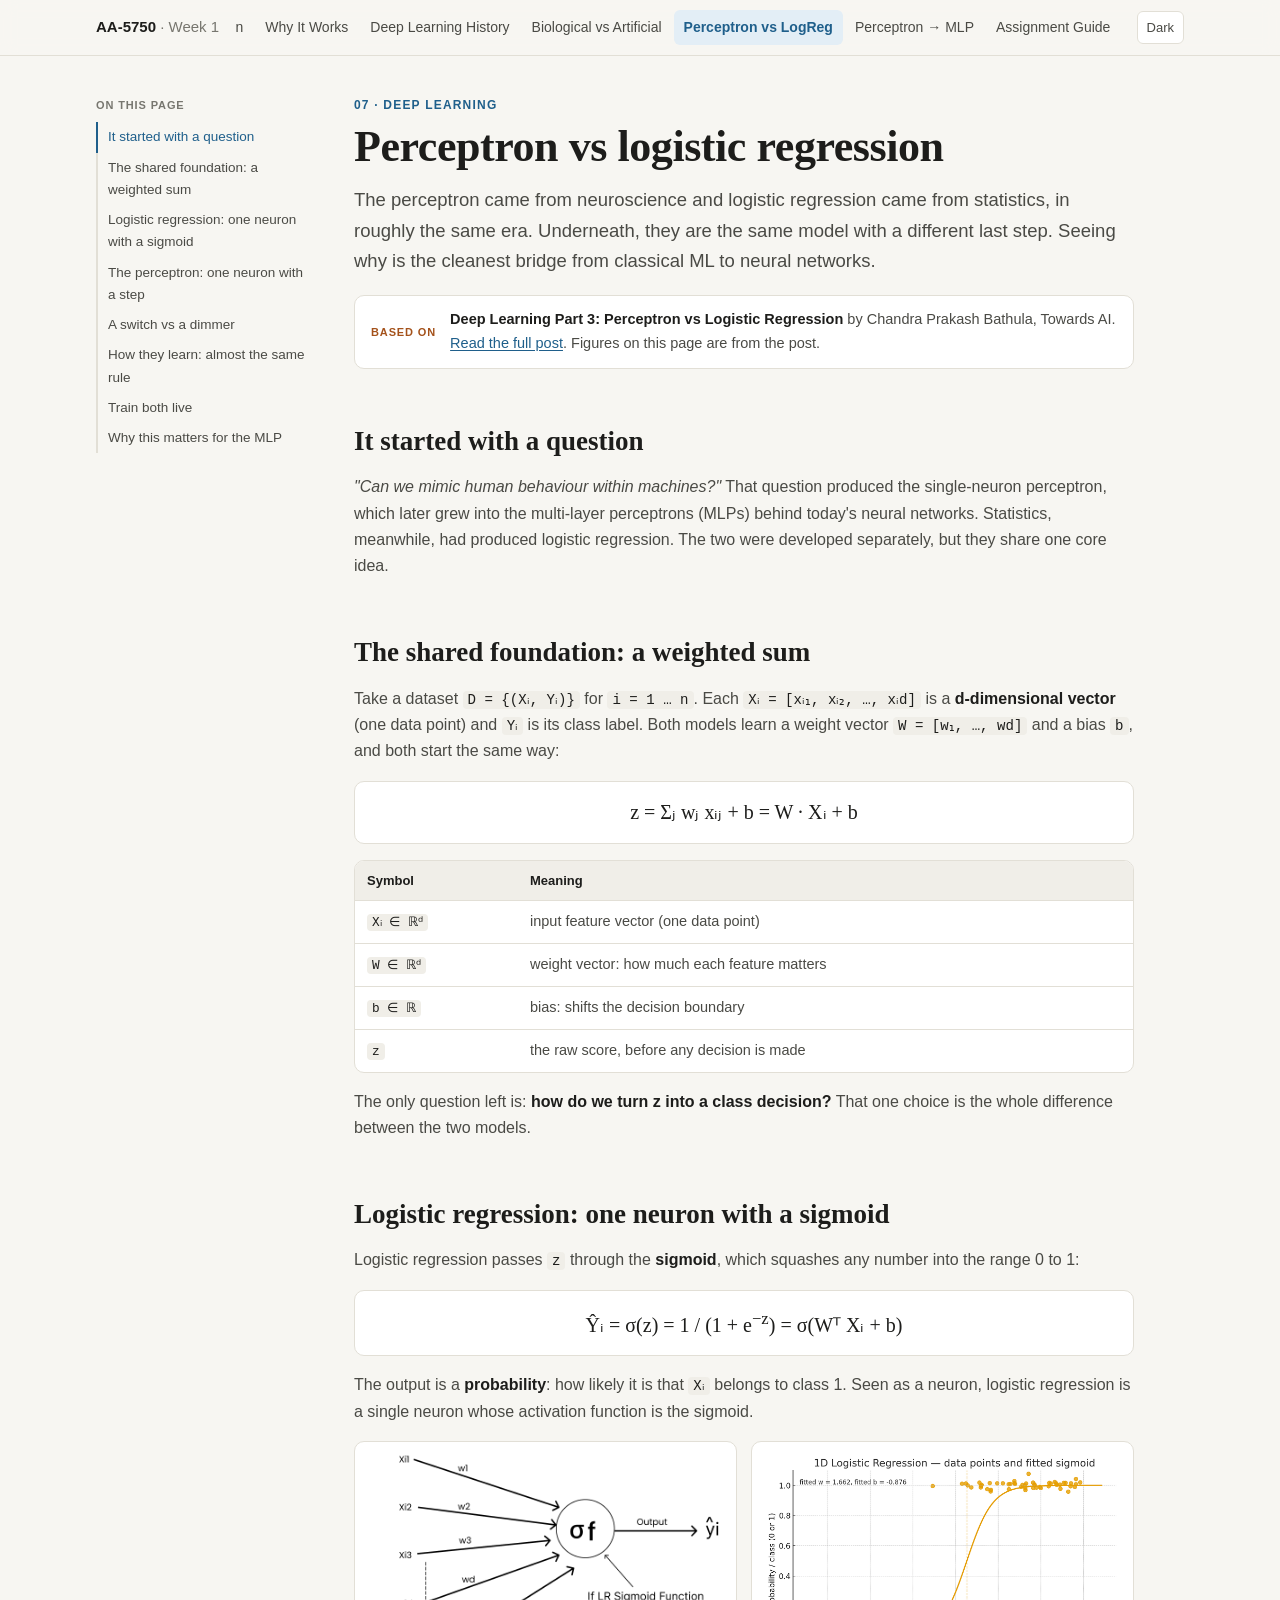
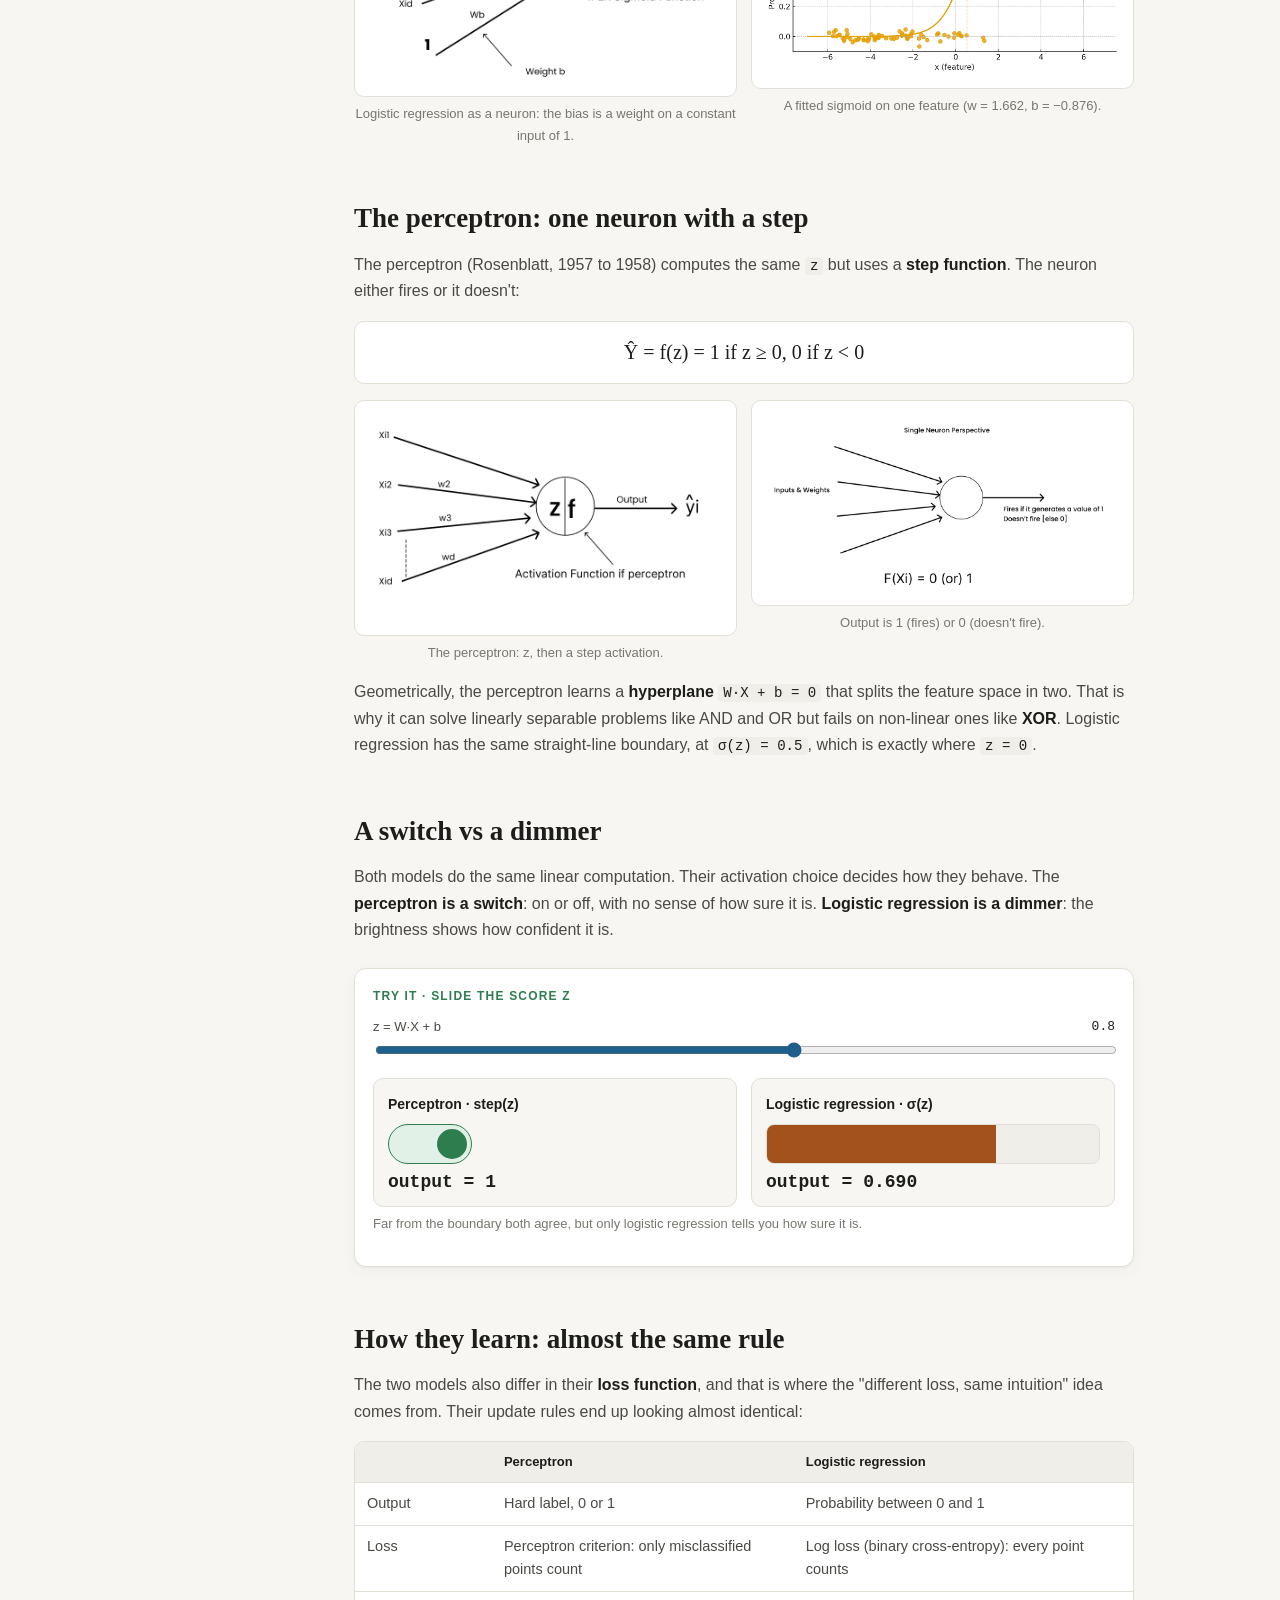
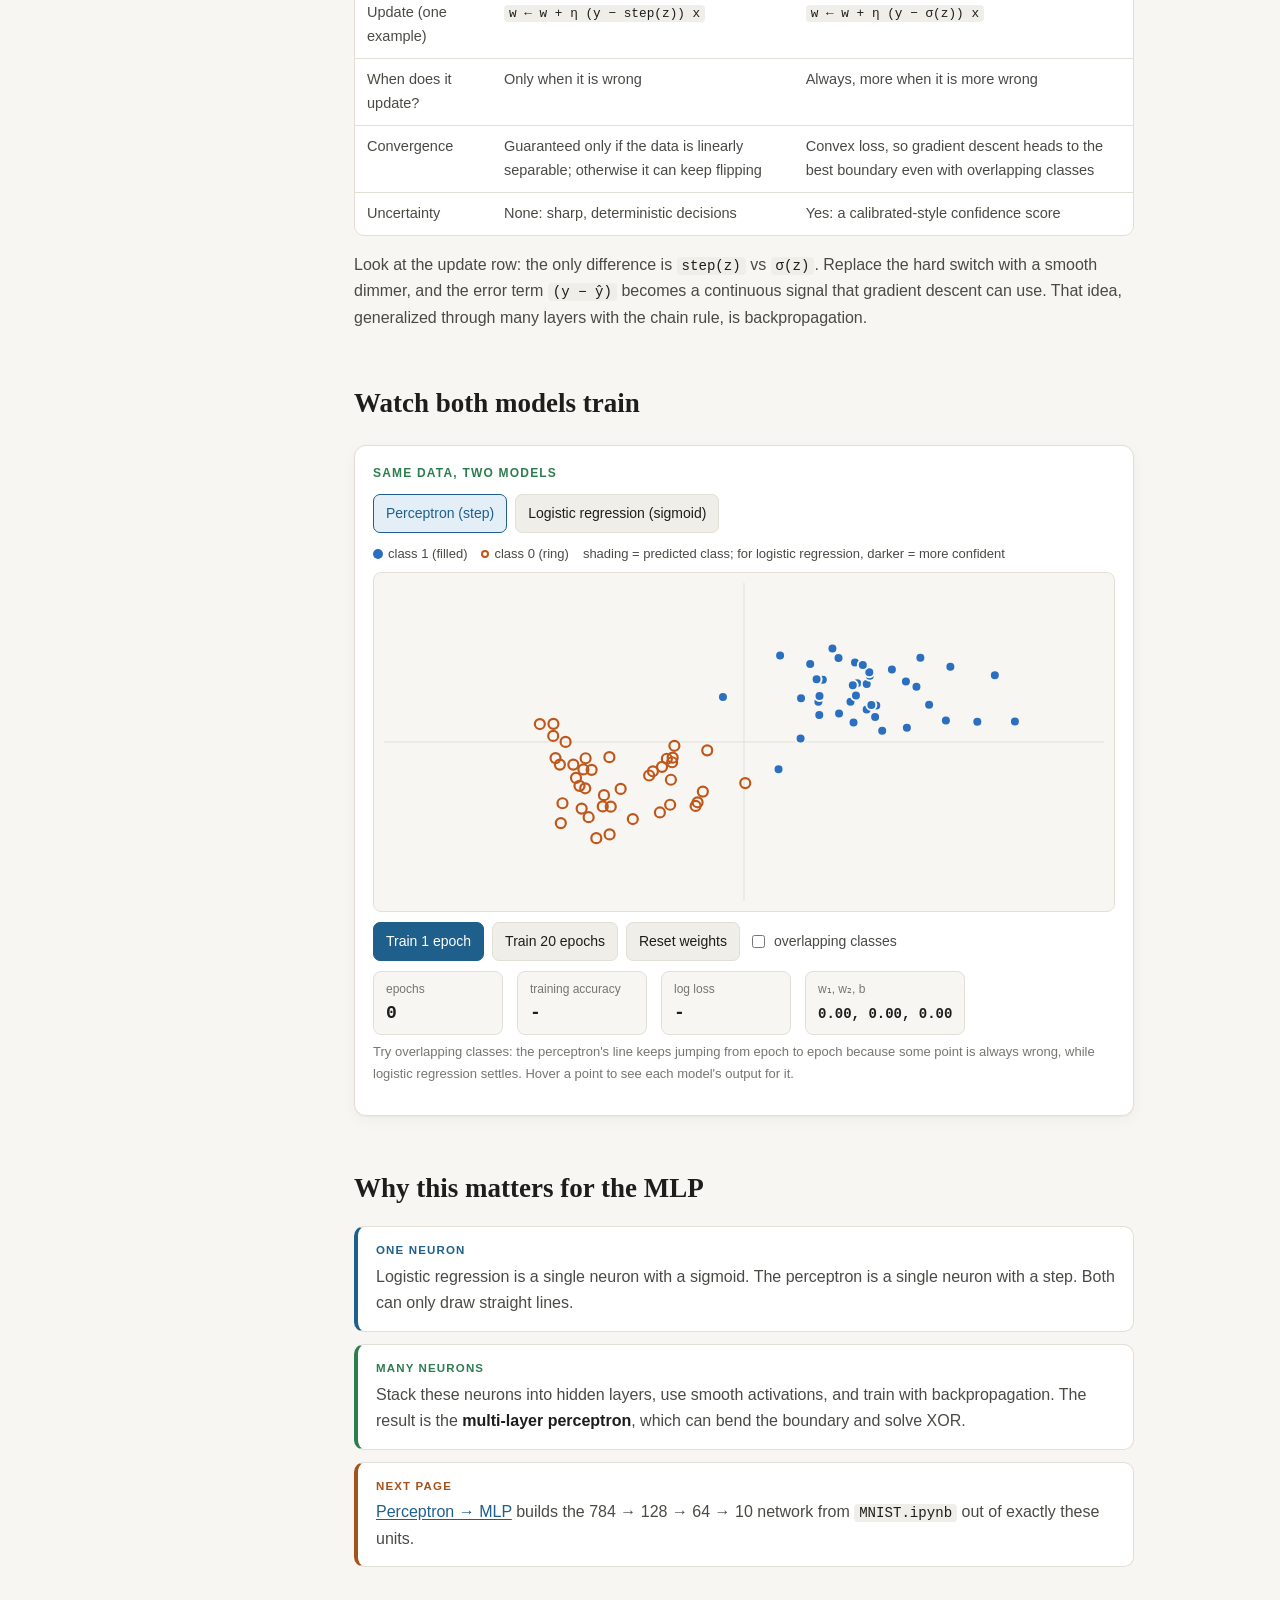
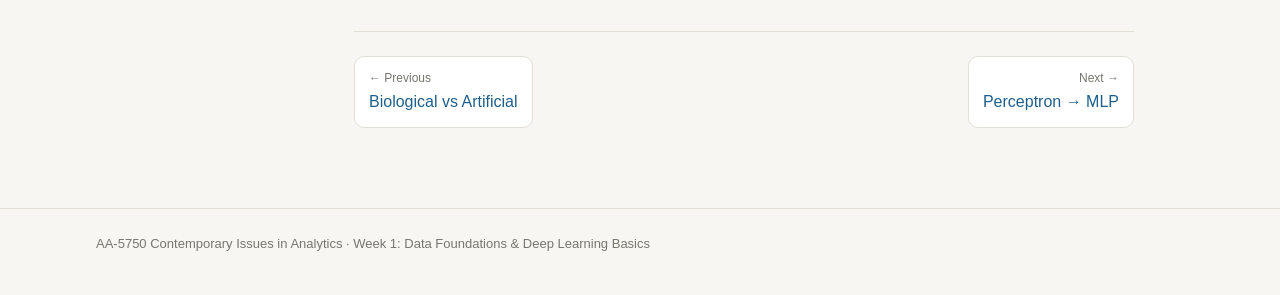
<file: perceptron-logreg.html>
<!doctype html>
<html lang="en">
<head>
<meta charset="utf-8">
<meta name="viewport" content="width=device-width, initial-scale=1">
<title>Perceptron vs Logistic Regression</title>
<meta name="description" content="The perceptron and logistic regression share the same weighted sum; a step function makes a switch, a sigmoid makes a dimmer. Interactive comparison.">
<link rel="stylesheet" href="assets/style.css">
<style>
  .sd { display: grid; grid-template-columns: 1fr 1fr; gap: 14px; margin-top: 12px; }
  @media (max-width: 640px) { .sd { grid-template-columns: 1fr; } }
  .sd > div { background: var(--bg); border: 1px solid var(--line); border-radius: 10px; padding: 14px; }
  .sd h4 { margin: 0 0 8px; font-size: 14px; color: var(--ink); }
  .switch { width: 84px; height: 40px; border-radius: 999px; background: var(--surface-2); border: 1px solid var(--line); position: relative; transition: background .15s; }
  .switch::after { content: ""; position: absolute; top: 4px; left: 4px; width: 30px; height: 30px; border-radius: 50%; background: var(--ink-3); transition: left .15s, background .15s; }
  .switch.on { background: var(--how-soft); border-color: var(--how); }
  .switch.on::after { left: 48px; background: var(--how); }
  .dimmer { height: 40px; border-radius: 8px; background: var(--surface-2); border: 1px solid var(--line); overflow: hidden; }
  .dimmer i { display: block; height: 100%; background: var(--why); transition: width .1s; }
  .sd .val { font: 600 18px var(--mono); color: var(--ink); margin-top: 8px; }
  .chart-wrap { position: relative; }
  canvas.db { width: 100%; height: 340px; display: block; border-radius: 8px; border: 1px solid var(--line); background: var(--bg); }
  .legend-row { display: flex; flex-wrap: wrap; gap: 14px; font-size: 13px; color: var(--ink-2); margin: 4px 0 8px; }
  .legend-row i { display: inline-block; width: 10px; height: 10px; border-radius: 50%; vertical-align: middle; margin-right: 5px; }
  .stats { display: flex; gap: 14px; flex-wrap: wrap; margin-top: 10px; }
  .stat { background: var(--bg); border: 1px solid var(--line); border-radius: 8px; padding: 8px 12px; min-width: 130px; }
  .stat small { display: block; color: var(--ink-3); font-size: 12px; }
  .stat b { font: 600 18px var(--mono); color: var(--ink); }
  .tooltip { position: absolute; pointer-events: none; background: var(--surface); border: 1px solid var(--line); border-radius: 6px; padding: 5px 8px; font: 12px var(--mono); color: var(--ink); box-shadow: var(--shadow); display: none; white-space: nowrap; }
</style>
</head>
<body>
<div class="wrap page">
<aside class="toc"></aside>
<main>
  <p class="eyebrow">07 · Deep Learning</p>
  <h1>Perceptron vs logistic regression</h1>
  <p class="lede">The perceptron came from neuroscience and logistic regression came from statistics, in roughly the same era. Underneath, they are the same model with a different last step. Seeing why is the cleanest bridge from classical ML to neural networks.</p>

  <div class="source-card"><span class="tag">Based on</span><span><b>Deep Learning Part 3: Perceptron vs Logistic Regression</b> by Chandra Prakash Bathula, Towards AI. <a href="https://medium.com/towards-artificial-intelligence/deep-learning-perceptron-vs-logistic-regression-3f73f91e01d3?sk=563986820350d714c9297ffe5c87af0b">Read the full post</a>. Figures on this page are from the post.</span></div>

  <h2 id="question">It started with a question</h2>
  <p><em>"Can we mimic human behaviour within machines?"</em> That question produced the single-neuron perceptron, which later grew into the multi-layer perceptrons (MLPs) behind today's neural networks. Statistics, meanwhile, had produced logistic regression. The two were developed separately, but they share one core idea.</p>

  <h2 id="foundation">The shared foundation: a weighted sum</h2>
  <p>Take a dataset <code>D = {(Xᵢ, Yᵢ)}</code> for <code>i = 1 … n</code>. Each <code>Xᵢ = [xᵢ₁, xᵢ₂, …, xᵢd]</code> is a <strong>d-dimensional vector</strong> (one data point) and <code>Yᵢ</code> is its class label. Both models learn a weight vector <code>W = [w₁, …, wd]</code> and a bias <code>b</code>, and both start the same way:</p>
  <div class="eqn">z = Σⱼ wⱼ xᵢⱼ + b  =  W · Xᵢ + b</div>
  <div class="table-wrap"><table>
    <tr><th>Symbol</th><th>Meaning</th></tr>
    <tr><td><code>Xᵢ ∈ ℝᵈ</code></td><td>input feature vector (one data point)</td></tr>
    <tr><td><code>W ∈ ℝᵈ</code></td><td>weight vector: how much each feature matters</td></tr>
    <tr><td><code>b ∈ ℝ</code></td><td>bias: shifts the decision boundary</td></tr>
    <tr><td><code>z</code></td><td>the raw score, before any decision is made</td></tr>
  </table></div>
  <p>The only question left is: <strong>how do we turn z into a class decision?</strong> That one choice is the whole difference between the two models.</p>

  <h2 id="logreg">Logistic regression: one neuron with a sigmoid</h2>
  <p>Logistic regression passes <code>z</code> through the <strong>sigmoid</strong>, which squashes any number into the range 0 to 1:</p>
  <div class="eqn">Ŷᵢ = σ(z) = 1 / (1 + e<sup>−z</sup>)  =  σ(Wᵀ Xᵢ + b)</div>
  <p>The output is a <strong>probability</strong>: how likely it is that <code>Xᵢ</code> belongs to class 1. Seen as a neuron, logistic regression is a single neuron whose activation function is the sigmoid.</p>
  <div class="fig-row">
    <figure class="blog-fig"><img src="assets/blog/logreg-neuron.png" alt="Neuron with inputs xi1 to xid, weights w1 to wd, and a bias input of 1 with weight Wb, feeding sigma f; label: if LR, sigmoid function; output y-hat"><figcaption>Logistic regression as a neuron: the bias is a weight on a constant input of 1.</figcaption></figure>
    <figure class="blog-fig"><img src="assets/blog/logistic-fit.png" alt="1D logistic regression: data points at 0 and 1 along a feature axis, with a fitted sigmoid curve rising from 0 to 1 around x = 0.5; fitted w = 1.662, b = -0.876"><figcaption>A fitted sigmoid on one feature (w = 1.662, b = −0.876).</figcaption></figure>
  </div>

  <h2 id="perceptron">The perceptron: one neuron with a step</h2>
  <p>The perceptron (Rosenblatt, 1957 to 1958) computes the same <code>z</code> but uses a <strong>step function</strong>. The neuron either fires or it doesn't:</p>
  <div class="eqn">Ŷ = f(z) = 1 if z ≥ 0,  0 if z &lt; 0</div>
  <div class="fig-row">
    <figure class="blog-fig"><img src="assets/blog/perceptron-neuron.png" alt="Neuron with inputs xi1 to xid and weights feeding z and f, labelled activation function if perceptron, output y-hat"><figcaption>The perceptron: z, then a step activation.</figcaption></figure>
    <figure class="blog-fig"><img src="assets/blog/perceptron-fires.png" alt="Single neuron perspective: inputs and weights into a neuron that fires if it generates a value of 1 and doesn't fire otherwise; F(Xi) = 0 or 1"><figcaption>Output is 1 (fires) or 0 (doesn't fire).</figcaption></figure>
  </div>
  <p>Geometrically, the perceptron learns a <strong>hyperplane</strong> <code>W·X + b = 0</code> that splits the feature space in two. That is why it can solve linearly separable problems like AND and OR but fails on non-linear ones like <strong>XOR</strong>. Logistic regression has the same straight-line boundary, at <code>σ(z) = 0.5</code>, which is exactly where <code>z = 0</code>.</p>

  <h2 id="switch-dimmer">A switch vs a dimmer</h2>
  <p>Both models do the same linear computation. Their activation choice decides how they behave. The <strong>perceptron is a switch</strong>: on or off, with no sense of how sure it is. <strong>Logistic regression is a dimmer</strong>: the brightness shows how confident it is.</p>
  <div class="demo">
    <p class="demo-title">Try it · slide the score z</p>
    <div class="control"><label>z = W·X + b <output id="sd-zo">0.8</output></label><input type="range" id="sd-z" min="-6" max="6" step="0.1" value="0.8"></div>
    <div class="sd">
      <div><h4>Perceptron · step(z)</h4><div class="switch" id="sd-switch"></div><div class="val" id="sd-step"></div></div>
      <div><h4>Logistic regression · σ(z)</h4><div class="dimmer"><i id="sd-dim"></i></div><div class="val" id="sd-sig"></div></div>
    </div>
    <p class="caption" id="sd-note"></p>
  </div>

  <h2 id="training">How they learn: almost the same rule</h2>
  <p>The two models also differ in their <strong>loss function</strong>, and that is where the "different loss, same intuition" idea comes from. Their update rules end up looking almost identical:</p>
  <div class="table-wrap"><table>
    <tr><th></th><th>Perceptron</th><th>Logistic regression</th></tr>
    <tr><td>Output</td><td>Hard label, 0 or 1</td><td>Probability between 0 and 1</td></tr>
    <tr><td>Loss</td><td>Perceptron criterion: only misclassified points count</td><td>Log loss (binary cross-entropy): every point counts</td></tr>
    <tr><td>Update (one example)</td><td><code>w ← w + η (y − step(z)) x</code></td><td><code>w ← w + η (y − σ(z)) x</code></td></tr>
    <tr><td>When does it update?</td><td>Only when it is wrong</td><td>Always, more when it is more wrong</td></tr>
    <tr><td>Convergence</td><td>Guaranteed only if the data is linearly separable; otherwise it can keep flipping</td><td>Convex loss, so gradient descent heads to the best boundary even with overlapping classes</td></tr>
    <tr><td>Uncertainty</td><td>None: sharp, deterministic decisions</td><td>Yes: a calibrated-style confidence score</td></tr>
  </table></div>
  <p>Look at the update row: the only difference is <code>step(z)</code> vs <code>σ(z)</code>. Replace the hard switch with a smooth dimmer, and the error term <code>(y − ŷ)</code> becomes a continuous signal that gradient descent can use. That idea, generalized through many layers with the chain rule, is backpropagation.</p>

  <h2 id="compare-live" data-toc="Train both live">Watch both models train</h2>
  <div class="demo">
    <p class="demo-title">Same data, two models</p>
    <div class="btn-row" id="db-model"></div>
    <div class="legend-row"><span><i style="background:var(--s1)"></i>class 1 (filled)</span><span><i style="border:2px solid var(--s2);background:none;width:8px;height:8px"></i>class 0 (ring)</span><span>shading = predicted class; for logistic regression, darker = more confident</span></div>
    <div class="chart-wrap"><canvas class="db" id="db"></canvas><div class="tooltip" id="db-tip"></div></div>
    <div class="btn-row">
      <button class="btn primary" type="button" id="db-1">Train 1 epoch</button>
      <button class="btn" type="button" id="db-20">Train 20 epochs</button>
      <button class="btn" type="button" id="db-reset">Reset weights</button>
      <label class="check"><input type="checkbox" id="db-overlap"> overlapping classes</label>
    </div>
    <div class="stats">
      <div class="stat"><small>epochs</small><b id="db-ep">0</b></div>
      <div class="stat"><small>training accuracy</small><b id="db-acc">-</b></div>
      <div class="stat"><small>log loss</small><b id="db-loss">-</b></div>
      <div class="stat"><small>w₁, w₂, b</small><b id="db-w" style="font-size:14px">-</b></div>
    </div>
    <p class="caption">Try overlapping classes: the perceptron's line keeps jumping from epoch to epoch because some point is always wrong, while logistic regression settles. Hover a point to see each model's output for it.</p>
  </div>

  <h2 id="next">Why this matters for the MLP</h2>
  <div class="www">
    <div class="what"><b>One neuron</b><p>Logistic regression is a single neuron with a sigmoid. The perceptron is a single neuron with a step. Both can only draw straight lines.</p></div>
    <div class="how"><b>Many neurons</b><p>Stack these neurons into hidden layers, use smooth activations, and train with backpropagation. The result is the <strong>multi-layer perceptron</strong>, which can bend the boundary and solve XOR.</p></div>
    <div class="why"><b>Next page</b><p><a href="mlp.html">Perceptron → MLP</a> builds the 784 → 128 → 64 → 10 network from <code>MNIST.ipynb</code> out of exactly these units.</p></div>
  </div>
</main>
</div>
<script src="assets/site.js"></script>
<script>
// ---- switch vs dimmer ----
(function () {
  const zEl = document.getElementById("sd-z");
  function r() {
    const z = +zEl.value, s = 1 / (1 + Math.exp(-z)), st = z >= 0 ? 1 : 0;
    document.getElementById("sd-zo").textContent = z.toFixed(1);
    document.getElementById("sd-switch").classList.toggle("on", !!st);
    document.getElementById("sd-step").textContent = `output = ${st}`;
    document.getElementById("sd-dim").style.width = (s * 100).toFixed(1) + "%";
    document.getElementById("sd-sig").textContent = `output = ${s.toFixed(3)}`;
    document.getElementById("sd-note").textContent = Math.abs(z) < 0.5
      ? "Near the boundary: the perceptron still commits fully, while logistic regression says it is close to a coin flip."
      : "Far from the boundary both agree, but only logistic regression tells you how sure it is.";
  }
  zEl.oninput = r; r();
})();

// ---- live training comparison ----
(function () {
  const cv = document.getElementById("db"), tip = document.getElementById("db-tip");
  let seed = 11;
  const rnd = () => { seed |= 0; seed = (seed + 0x6D2B79F5) | 0; let t = Math.imul(seed ^ (seed >>> 15), 1 | seed); t = (t + Math.imul(t ^ (t >>> 7), 61 | t)) ^ t; return ((t ^ (t >>> 14)) >>> 0) / 4294967296; };
  const gauss = () => { let u = 0; while (!u) u = rnd(); return Math.sqrt(-2 * Math.log(u)) * Math.cos(2 * Math.PI * rnd()); };
  let data = [], model = "perceptron", W = [0, 0, 0], epochs = 0, order = [];
  const LR = 0.1;
  function makeData() {
    seed = 11; data = [];
    const sd = document.getElementById("db-overlap").checked ? 0.95 : 0.45;
    for (let i = 0; i < 40; i++) data.push([-0.9 + sd * gauss(), -0.7 + sd * gauss(), 0]);
    for (let i = 0; i < 40; i++) data.push([0.9 + sd * gauss(), 0.8 + sd * gauss(), 1]);
    order = data.map((_, i) => i);
  }
  const z = (x1, x2) => W[0] * x1 + W[1] * x2 + W[2];
  const sig = v => 1 / (1 + Math.exp(-v));
  const pred = (x1, x2) => (model === "perceptron" ? (z(x1, x2) >= 0 ? 1 : 0) : sig(z(x1, x2)));
  function epoch() {
    for (let i = order.length - 1; i > 0; i--) { const j = Math.floor(rnd() * (i + 1)); [order[i], order[j]] = [order[j], order[i]]; }
    order.forEach(k => {
      const [x1, x2, y] = data[k], err = y - pred(x1, x2);
      W[0] += LR * err * x1; W[1] += LR * err * x2; W[2] += LR * err;
    });
    epochs++;
  }
  let geom;
  function draw() {
    const dpr = devicePixelRatio || 1, Wd = cv.clientWidth, H = cv.clientHeight;
    cv.width = Wd * dpr; cv.height = H * dpr;
    const g = cv.getContext("2d"); g.scale(dpr, dpr);
    const R = 2.8, X = x => Wd / 2 + (x / R) * (Wd / 2 - 10), Y = y => H / 2 - (y / R) * (H / 2 - 10);
    geom = { X, Y, R, Wd, H };
    const s1 = cssVar("--s1"), s2 = cssVar("--s2");
    if (epochs) {
      const step = 8;
      for (let px = 0; px < Wd; px += step) for (let py = 0; py < H; py += step) {
        const x = ((px + step / 2 - Wd / 2) / (Wd / 2 - 10)) * R, y = (-(py + step / 2 - H / 2) / (H / 2 - 10)) * R;
        const p = model === "perceptron" ? (z(x, y) >= 0 ? 1 : 0) : sig(z(x, y));
        g.globalAlpha = model === "perceptron" ? 0.13 : 0.06 + 0.22 * Math.abs(p - 0.5) * 2;
        g.fillStyle = p >= 0.5 ? s1 : s2; g.fillRect(px, py, step, step);
      }
      g.globalAlpha = 1;
      if (Math.abs(W[1]) > 1e-9 || Math.abs(W[0]) > 1e-9) {
        g.strokeStyle = cssVar("--ink"); g.lineWidth = 2; g.beginPath();
        if (Math.abs(W[1]) > Math.abs(W[0])) { const yA = -(W[0] * -R + W[2]) / W[1], yB = -(W[0] * R + W[2]) / W[1]; g.moveTo(X(-R), Y(yA)); g.lineTo(X(R), Y(yB)); }
        else { const xA = -(W[1] * -R + W[2]) / W[0], xB = -(W[1] * R + W[2]) / W[0]; g.moveTo(X(xA), Y(-R)); g.lineTo(X(xB), Y(R)); }
        g.stroke();
      }
    }
    g.strokeStyle = cssVar("--line"); g.lineWidth = 1; g.beginPath(); g.moveTo(X(-R), Y(0)); g.lineTo(X(R), Y(0)); g.moveTo(X(0), Y(-R)); g.lineTo(X(0), Y(R)); g.stroke();
    data.forEach(([x1, x2, y]) => {
      g.beginPath(); g.arc(X(x1), Y(x2), 5, 0, 7);
      if (y) { g.fillStyle = s1; g.fill(); g.lineWidth = 2; g.strokeStyle = cssVar("--bg"); g.stroke(); }
      else { g.lineWidth = 2.2; g.strokeStyle = s2; g.stroke(); }
    });
    const acc = data.filter(([a, b, y]) => (z(a, b) >= 0 ? 1 : 0) === y).length / data.length;
    const loss = data.reduce((s, [a, b, y]) => { const p = Math.min(1 - 1e-9, Math.max(1e-9, sig(z(a, b)))); return s - (y * Math.log(p) + (1 - y) * Math.log(1 - p)); }, 0) / data.length;
    document.getElementById("db-ep").textContent = epochs;
    document.getElementById("db-acc").textContent = epochs ? (acc * 100).toFixed(0) + "%" : "-";
    document.getElementById("db-loss").textContent = epochs ? loss.toFixed(3) : "-";
    document.getElementById("db-w").textContent = W.map(v => v.toFixed(2)).join(", ");
  }
  cv.addEventListener("mousemove", e => {
    if (!geom) return;
    const r = cv.getBoundingClientRect(), px = e.clientX - r.left, py = e.clientY - r.top;
    const hit = data.find(([a, b]) => Math.hypot(geom.X(a) - px, geom.Y(b) - py) < 8);
    if (!hit) { tip.style.display = "none"; return; }
    const zz = z(hit[0], hit[1]);
    tip.innerHTML = `class ${hit[2]}<br>z = ${zz.toFixed(2)}<br>step(z) = ${zz >= 0 ? 1 : 0}<br>σ(z) = ${sig(zz).toFixed(3)}`;
    tip.style.display = "block"; tip.style.left = Math.min(px + 12, r.width - 130) + "px"; tip.style.top = py + 12 + "px";
  });
  cv.addEventListener("mouseleave", () => (tip.style.display = "none"));
  const reset = () => { W = [0, 0, 0]; epochs = 0; draw(); };
  const mb = document.getElementById("db-model");
  [["perceptron", "Perceptron (step)"], ["logreg", "Logistic regression (sigmoid)"]].forEach(([k, l]) => {
    const b = document.createElement("button"); b.className = "btn"; b.type = "button"; b.textContent = l; b.setAttribute("aria-pressed", k === model);
    b.onclick = () => { model = k; mb.querySelectorAll("button").forEach(x => x.setAttribute("aria-pressed", x === b)); reset(); };
    mb.appendChild(b);
  });
  document.getElementById("db-1").onclick = () => { epoch(); draw(); };
  document.getElementById("db-20").onclick = () => { for (let i = 0; i < 20; i++) epoch(); draw(); };
  document.getElementById("db-reset").onclick = reset;
  document.getElementById("db-overlap").onchange = () => { makeData(); reset(); };
  addEventListener("resize", draw); document.addEventListener("themechange", draw);
  makeData(); draw();
})();
</script>
</body>
</html>
</file>
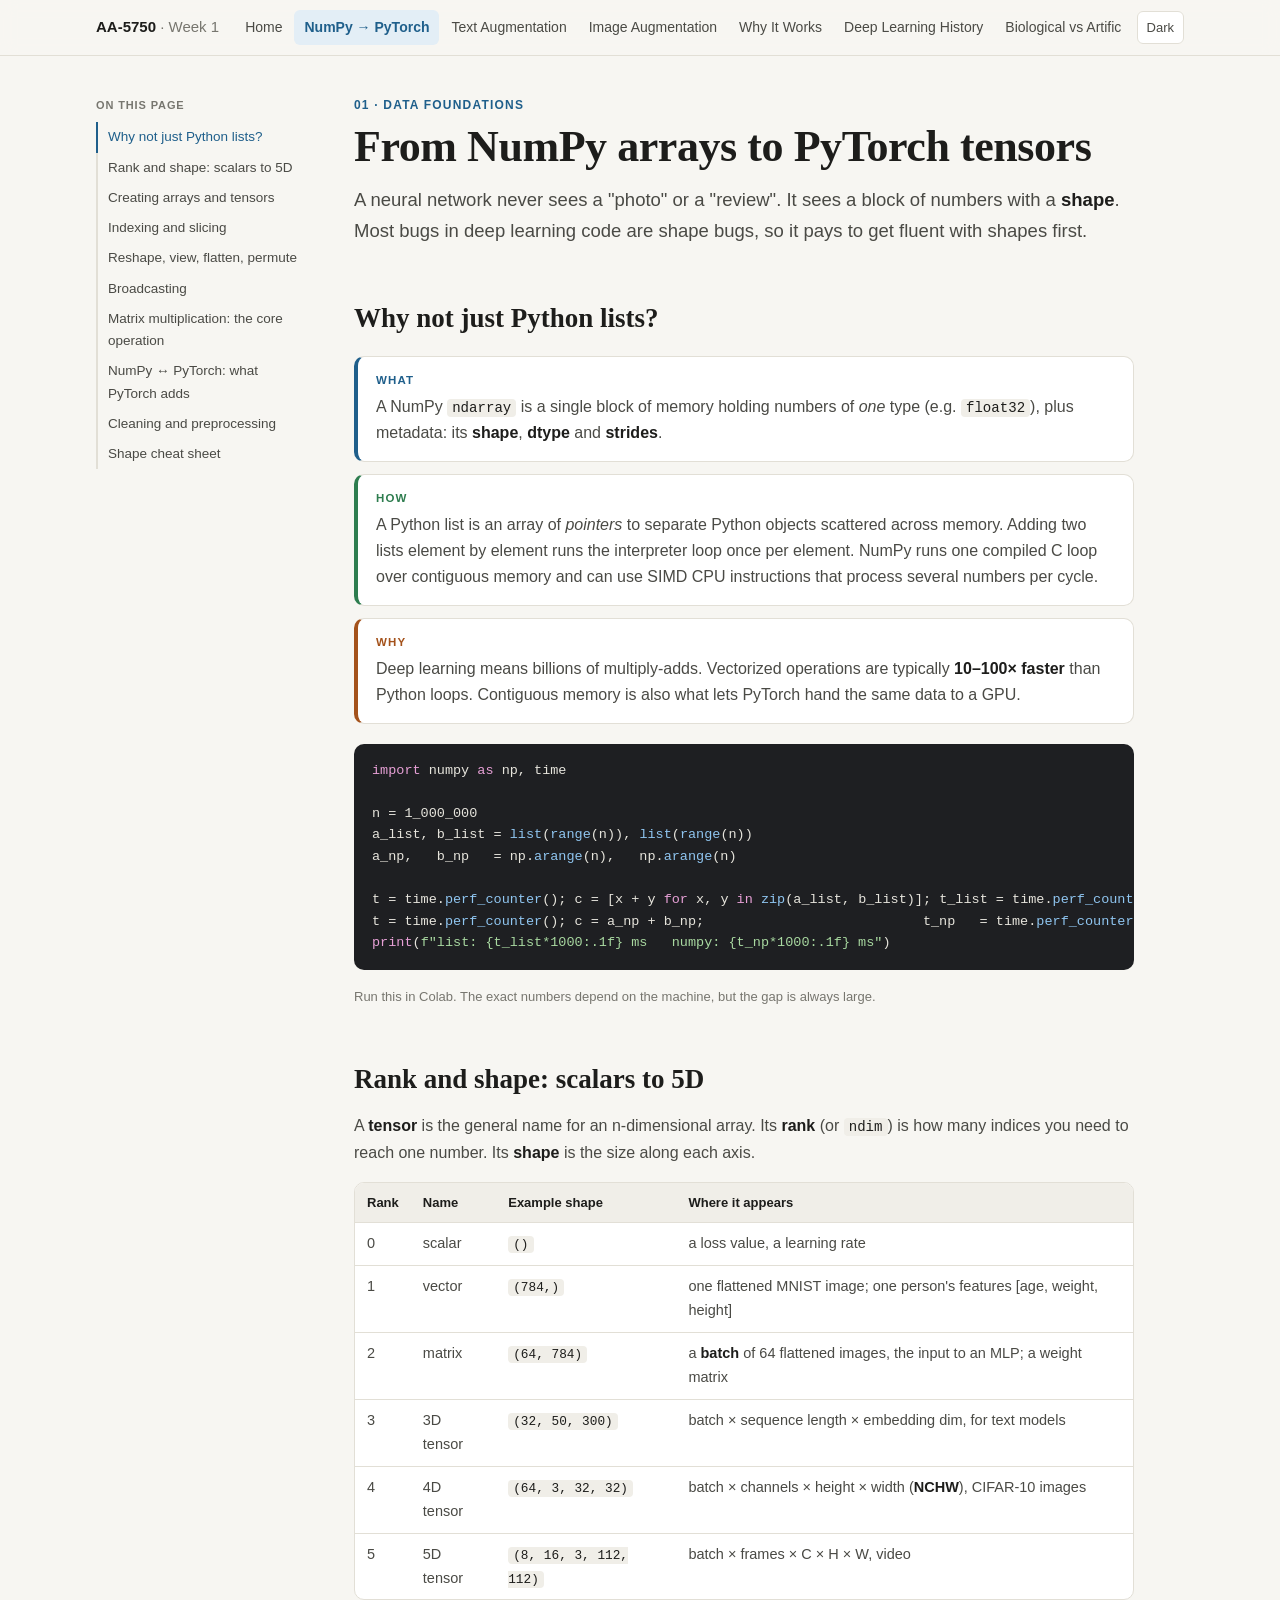
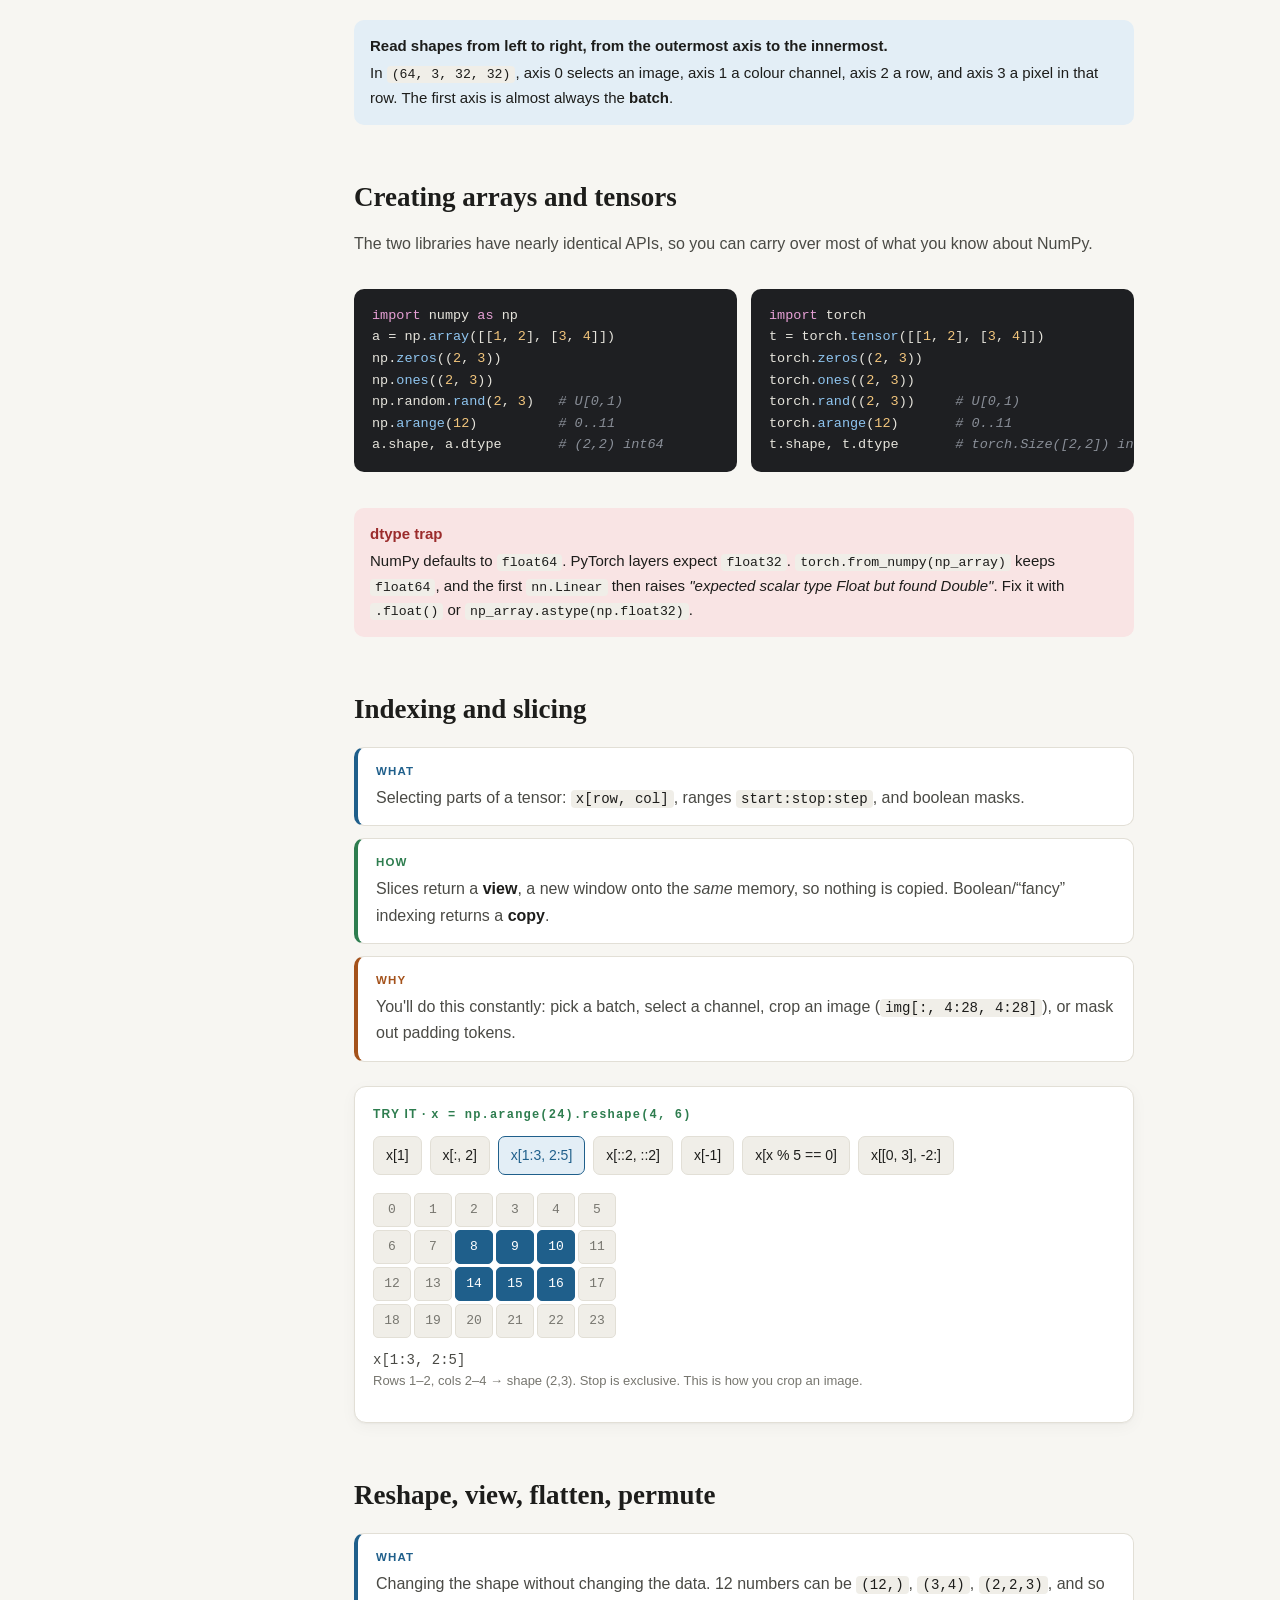
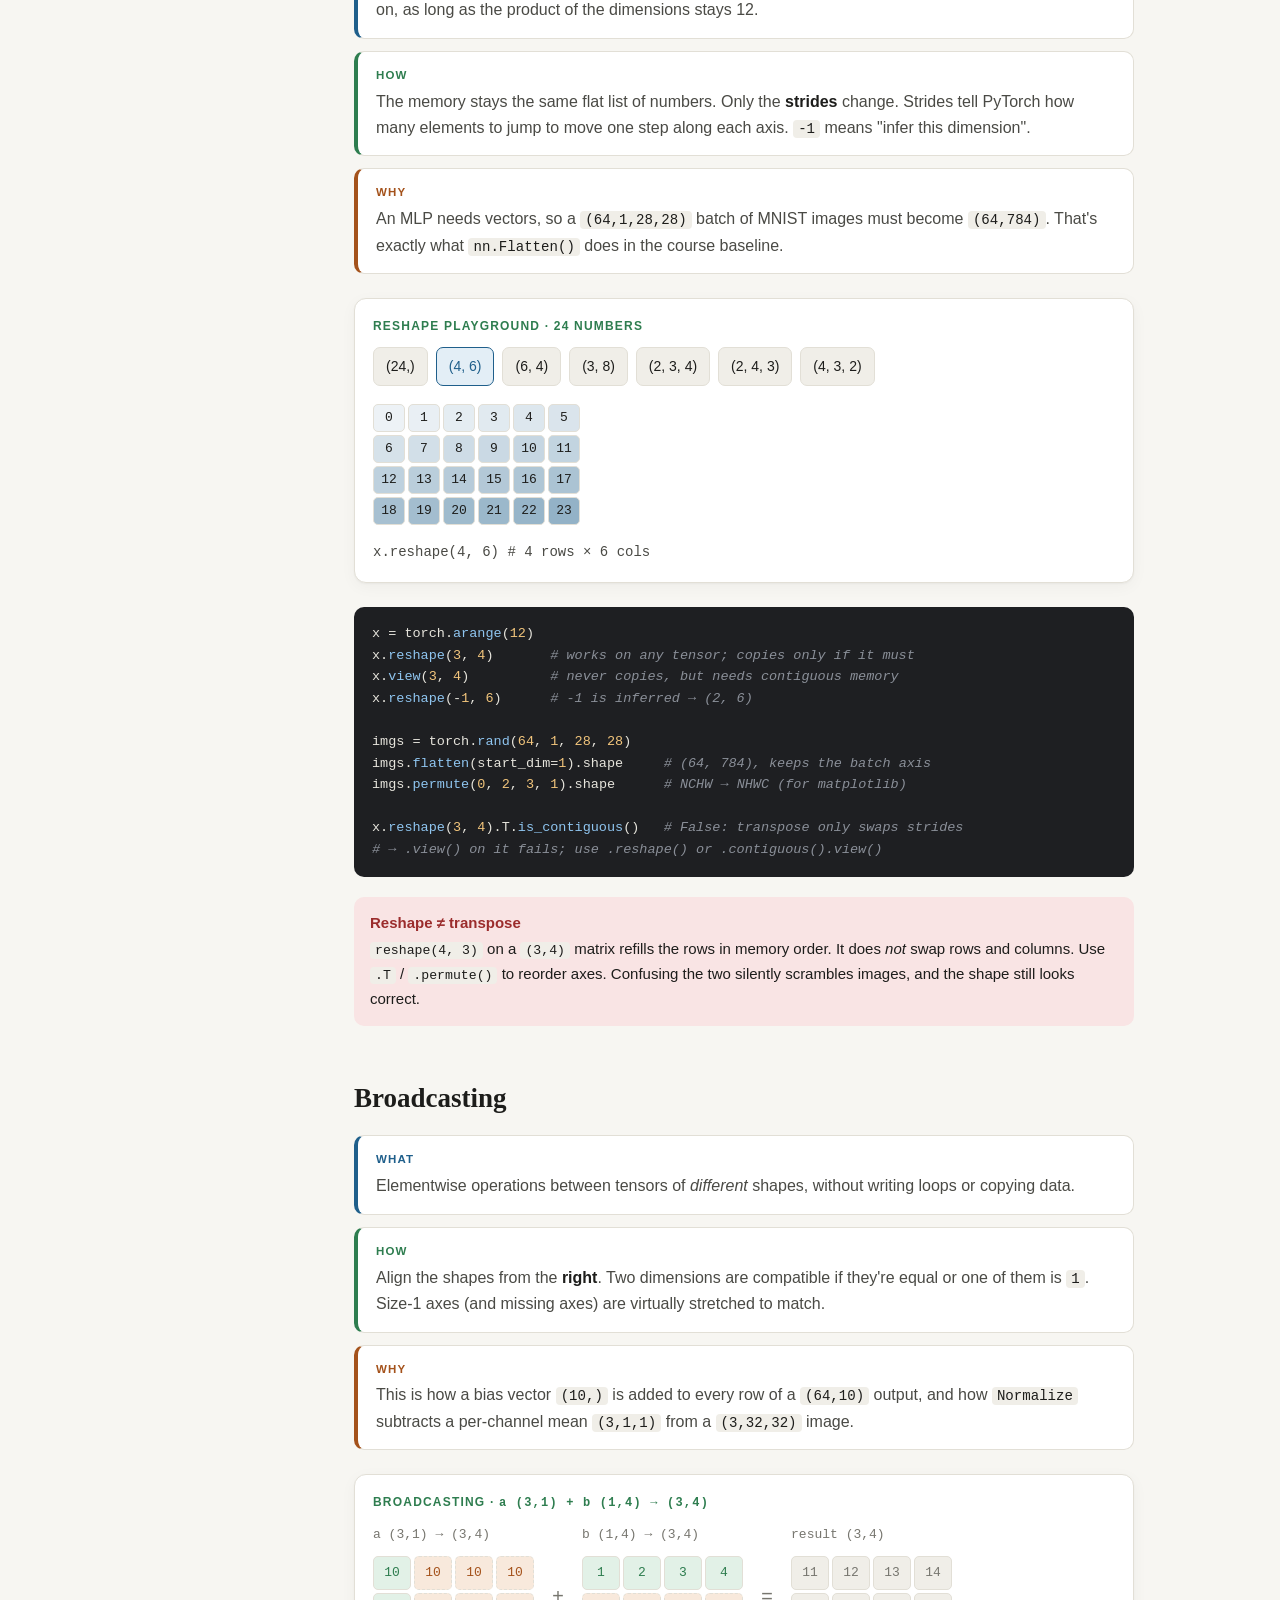
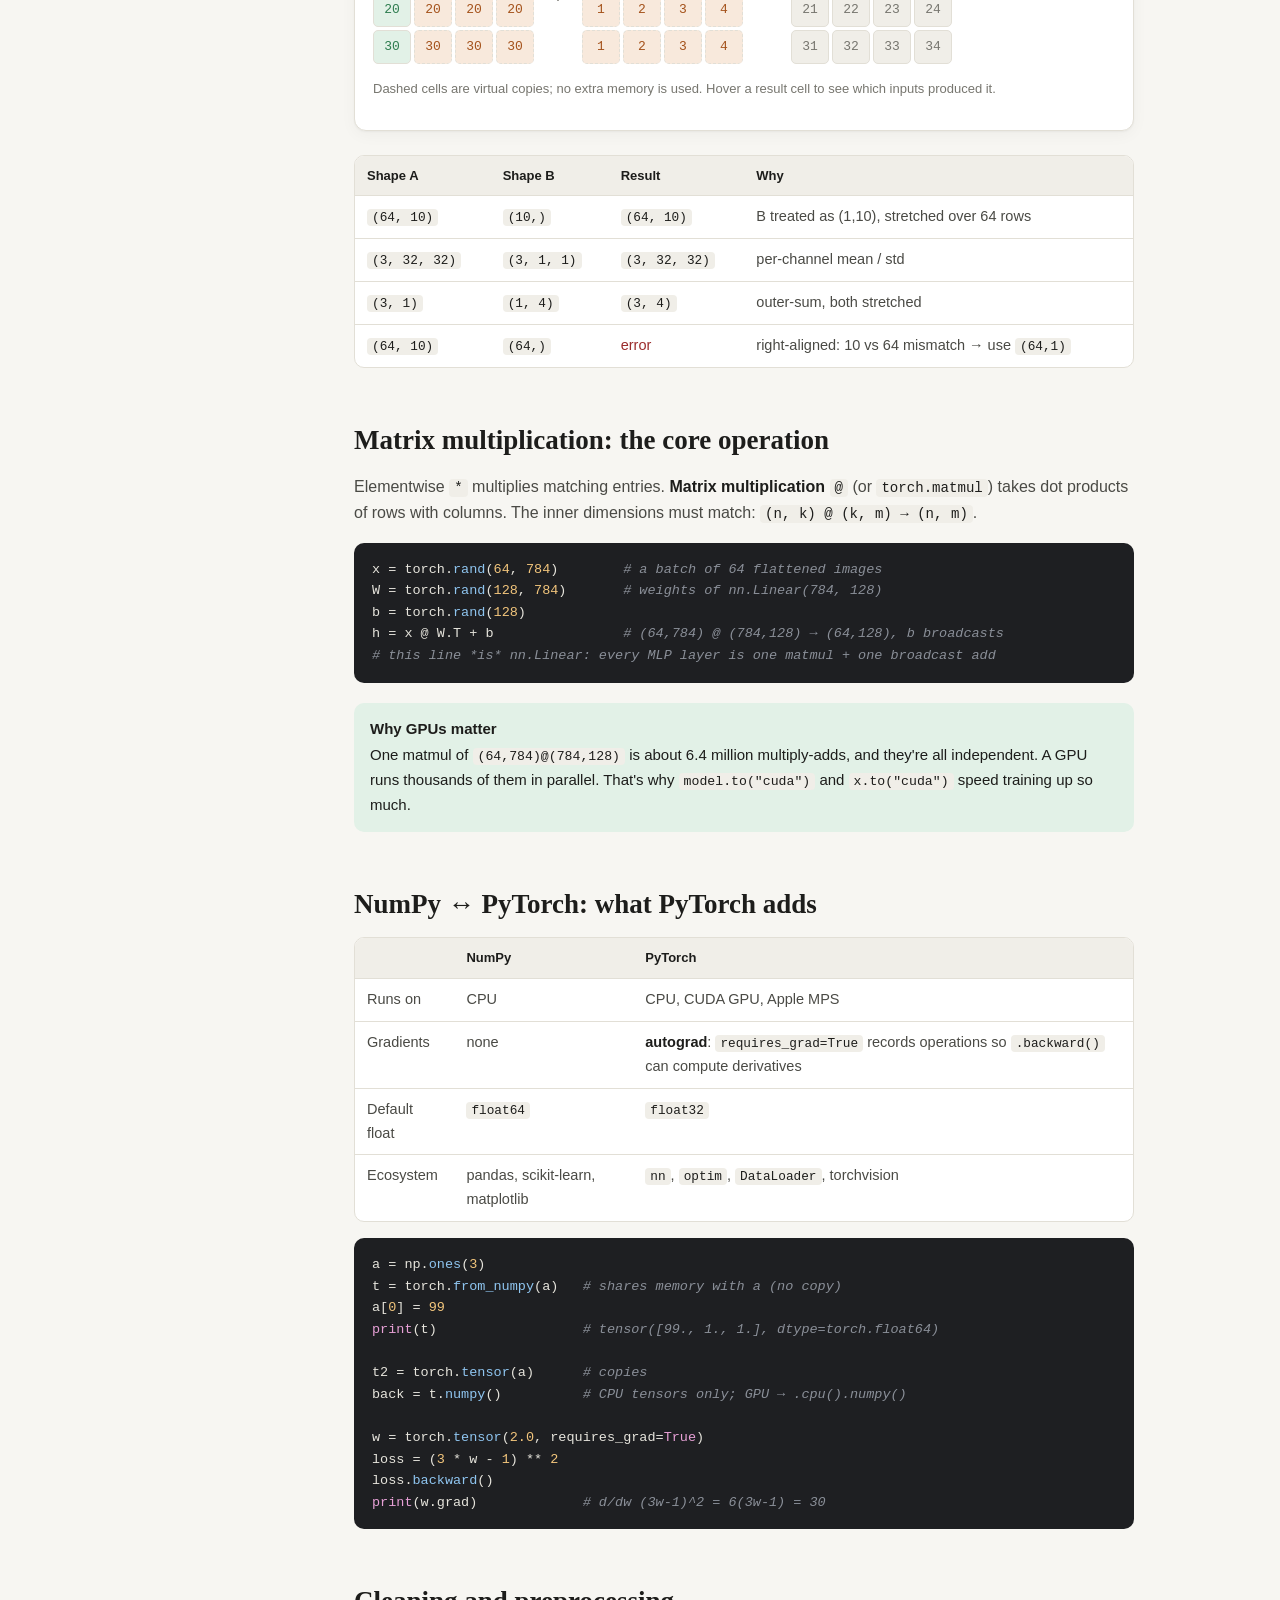
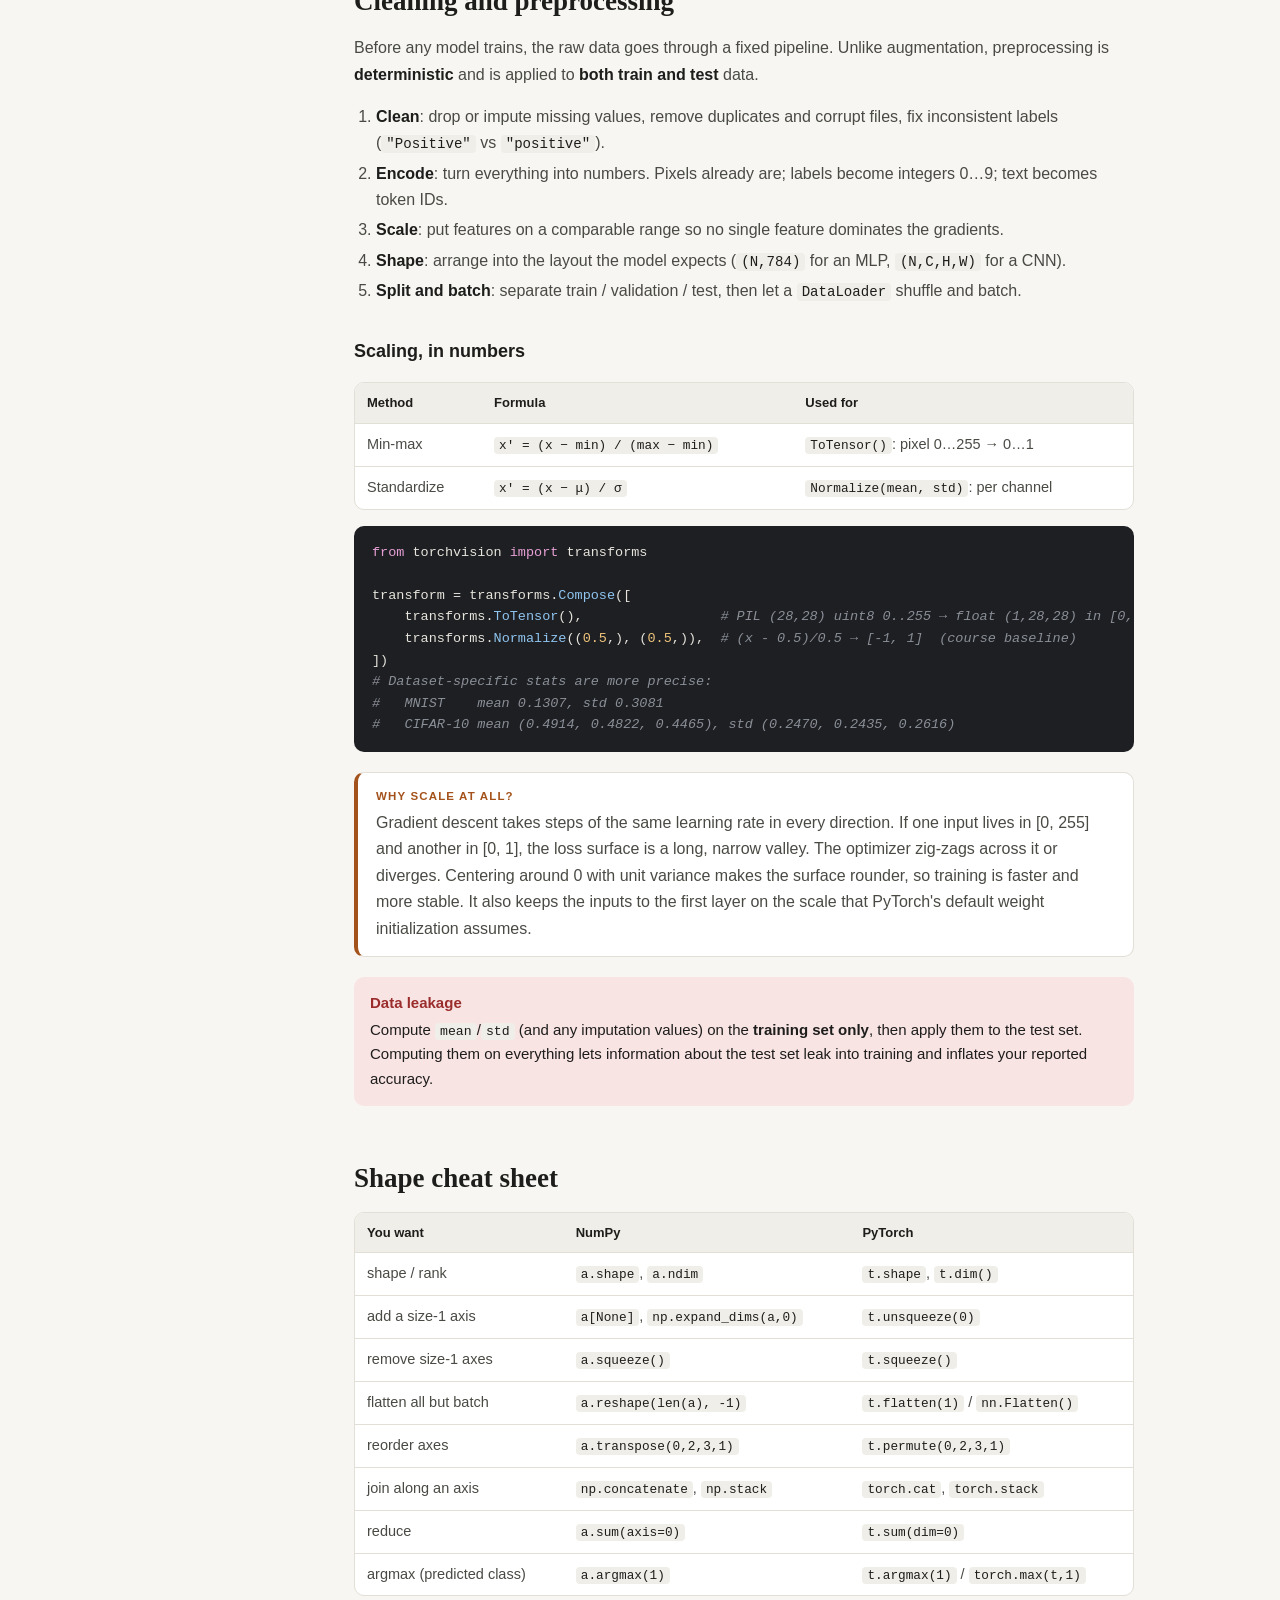
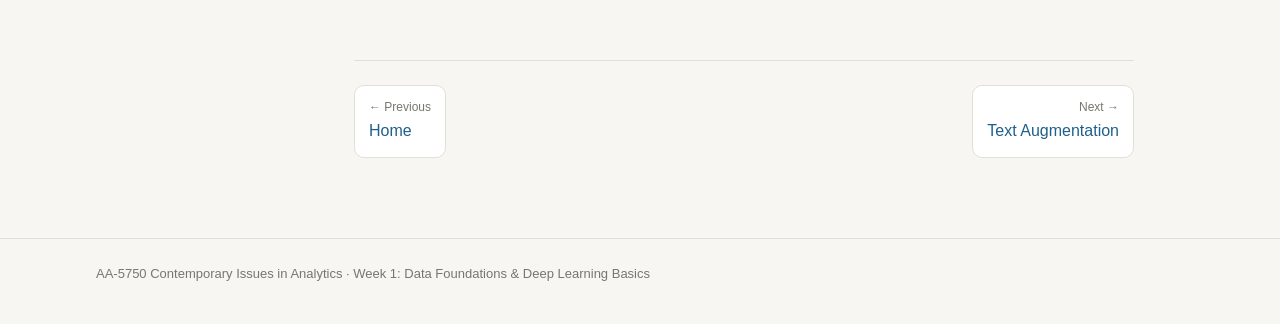
<file: tensors.html>
<!doctype html>
<html lang="en">
<head>
<meta charset="utf-8">
<meta name="viewport" content="width=device-width, initial-scale=1">
<title>NumPy to PyTorch</title>
<meta name="description" content="Arrays, tensors, shapes, broadcasting, reshaping and preprocessing: the data foundations of deep learning.">
<link rel="stylesheet" href="assets/style.css">
<style>
  .grid-viz { display: inline-grid; gap: 3px; margin: 8px 0; }
  .cell {
    width: 38px; height: 34px; display: grid; place-items: center; border-radius: 5px;
    font: 13px var(--mono); background: var(--surface-2); color: var(--ink-3); border: 1px solid var(--line);
    transition: background .15s, color .15s;
  }
  .cell.on { background: var(--accent); color: var(--surface); border-color: var(--accent); }
  .cell.b { background: var(--why-soft); color: var(--why); border-style: dashed; }
  .cell.h { background: var(--how-soft); color: var(--how); }
  .viz-row { display: flex; flex-wrap: wrap; gap: 18px; align-items: center; }
  .op { font: 20px var(--mono); color: var(--ink-3); }
  .stack { display: flex; gap: 14px; flex-wrap: wrap; }
  .stack .slab { border: 1px dashed var(--line); border-radius: 8px; padding: 6px; }
  .stack .slab small { display: block; font: 11px var(--mono); color: var(--ink-3); margin-bottom: 3px; }
  #idx-code { font: 14px var(--mono); }
</style>
</head>
<body>
<div class="wrap page">
<aside class="toc"></aside>
<main>
  <p class="eyebrow">01 · Data Foundations</p>
  <h1>From NumPy arrays to PyTorch tensors</h1>
  <p class="lede">A neural network never sees a "photo" or a "review". It sees a block of numbers with a <strong>shape</strong>. Most bugs in deep learning code are shape bugs, so it pays to get fluent with shapes first.</p>

  <h2 id="why-arrays">Why not just Python lists?</h2>
  <div class="www">
    <div class="what"><b>What</b><p>A NumPy <code>ndarray</code> is a single block of memory holding numbers of <em>one</em> type (e.g. <code>float32</code>), plus metadata: its <strong>shape</strong>, <strong>dtype</strong> and <strong>strides</strong>.</p></div>
    <div class="how"><b>How</b><p>A Python list is an array of <em>pointers</em> to separate Python objects scattered across memory. Adding two lists element by element runs the interpreter loop once per element. NumPy runs one compiled C loop over contiguous memory and can use SIMD CPU instructions that process several numbers per cycle.</p></div>
    <div class="why"><b>Why</b><p>Deep learning means billions of multiply-adds. Vectorized operations are typically <strong>10–100× faster</strong> than Python loops. Contiguous memory is also what lets PyTorch hand the same data to a GPU.</p></div>
  </div>
<pre><code class="py">import numpy as np, time

n = 1_000_000
a_list, b_list = list(range(n)), list(range(n))
a_np,   b_np   = np.arange(n),   np.arange(n)

t = time.perf_counter(); c = [x + y for x, y in zip(a_list, b_list)]; t_list = time.perf_counter() - t
t = time.perf_counter(); c = a_np + b_np;                           t_np   = time.perf_counter() - t
print(f"list: {t_list*1000:.1f} ms   numpy: {t_np*1000:.1f} ms")</code></pre>
  <p class="caption">Run this in Colab. The exact numbers depend on the machine, but the gap is always large.</p>

  <h2 id="rank">Rank and shape: scalars to 5D</h2>
  <p>A <strong>tensor</strong> is the general name for an n-dimensional array. Its <strong>rank</strong> (or <code>ndim</code>) is how many indices you need to reach one number. Its <strong>shape</strong> is the size along each axis.</p>
  <div class="table-wrap"><table>
    <tr><th>Rank</th><th>Name</th><th>Example shape</th><th>Where it appears</th></tr>
    <tr><td>0</td><td>scalar</td><td><code>()</code></td><td>a loss value, a learning rate</td></tr>
    <tr><td>1</td><td>vector</td><td><code>(784,)</code></td><td>one flattened MNIST image; one person's features [age, weight, height]</td></tr>
    <tr><td>2</td><td>matrix</td><td><code>(64, 784)</code></td><td>a <strong>batch</strong> of 64 flattened images, the input to an MLP; a weight matrix</td></tr>
    <tr><td>3</td><td>3D tensor</td><td><code>(32, 50, 300)</code></td><td>batch × sequence length × embedding dim, for text models</td></tr>
    <tr><td>4</td><td>4D tensor</td><td><code>(64, 3, 32, 32)</code></td><td>batch × channels × height × width (<strong>NCHW</strong>), CIFAR-10 images</td></tr>
    <tr><td>5</td><td>5D tensor</td><td><code>(8, 16, 3, 112, 112)</code></td><td>batch × frames × C × H × W, video</td></tr>
  </table></div>
  <div class="note"><b>Read shapes from left to right, from the outermost axis to the innermost.</b>In <code>(64, 3, 32, 32)</code>, axis 0 selects an image, axis 1 a colour channel, axis 2 a row, and axis 3 a pixel in that row. The first axis is almost always the <strong>batch</strong>.</div>

  <h2 id="creating">Creating arrays and tensors</h2>
  <p>The two libraries have nearly identical APIs, so you can carry over most of what you know about NumPy.</p>
  <div class="grid2">
<pre><code class="py">import numpy as np
a = np.array([[1, 2], [3, 4]])
np.zeros((2, 3))
np.ones((2, 3))
np.random.rand(2, 3)   # U[0,1)
np.arange(12)          # 0..11
a.shape, a.dtype       # (2,2) int64</code></pre>
<pre><code class="py">import torch
t = torch.tensor([[1, 2], [3, 4]])
torch.zeros((2, 3))
torch.ones((2, 3))
torch.rand((2, 3))     # U[0,1)
torch.arange(12)       # 0..11
t.shape, t.dtype       # torch.Size([2,2]) int64</code></pre>
  </div>
  <div class="warn"><b>dtype trap</b>NumPy defaults to <code>float64</code>. PyTorch layers expect <code>float32</code>. <code>torch.from_numpy(np_array)</code> keeps <code>float64</code>, and the first <code>nn.Linear</code> then raises <em>"expected scalar type Float but found Double"</em>. Fix it with <code>.float()</code> or <code>np_array.astype(np.float32)</code>.</div>

  <h2 id="indexing">Indexing and slicing</h2>
  <div class="www">
    <div class="what"><b>What</b><p>Selecting parts of a tensor: <code>x[row, col]</code>, ranges <code>start:stop:step</code>, and boolean masks.</p></div>
    <div class="how"><b>How</b><p>Slices return a <strong>view</strong>, a new window onto the <em>same</em> memory, so nothing is copied. Boolean/“fancy” indexing returns a <strong>copy</strong>.</p></div>
    <div class="why"><b>Why</b><p>You'll do this constantly: pick a batch, select a channel, crop an image (<code>img[:, 4:28, 4:28]</code>), or mask out padding tokens.</p></div>
  </div>
  <div class="demo" id="idx-demo">
    <p class="demo-title">Try it · <span class="mono" style="text-transform:none">x = np.arange(24).reshape(4, 6)</span></p>
    <div class="btn-row" id="idx-btns"></div>
    <div id="idx-grid" class="grid-viz" style="grid-template-columns:repeat(6,38px)"></div>
    <p id="idx-code" style="margin:6px 0 0"></p>
    <p id="idx-explain" class="caption" style="margin-top:2px"></p>
  </div>

  <h2 id="reshape">Reshape, view, flatten, permute</h2>
  <div class="www">
    <div class="what"><b>What</b><p>Changing the shape without changing the data. 12 numbers can be <code>(12,)</code>, <code>(3,4)</code>, <code>(2,2,3)</code>, and so on, as long as the product of the dimensions stays 12.</p></div>
    <div class="how"><b>How</b><p>The memory stays the same flat list of numbers. Only the <strong>strides</strong> change. Strides tell PyTorch how many elements to jump to move one step along each axis. <code>-1</code> means "infer this dimension".</p></div>
    <div class="why"><b>Why</b><p>An MLP needs vectors, so a <code>(64,1,28,28)</code> batch of MNIST images must become <code>(64,784)</code>. That's exactly what <code>nn.Flatten()</code> does in the course baseline.</p></div>
  </div>
  <div class="demo">
    <p class="demo-title">Reshape playground · 24 numbers</p>
    <div class="btn-row" id="rs-btns"></div>
    <div id="rs-out" class="stack"></div>
    <p id="rs-code" class="mono" style="font-size:14px;margin:8px 0 0"></p>
  </div>
<pre><code class="py">x = torch.arange(12)
x.reshape(3, 4)       # works on any tensor; copies only if it must
x.view(3, 4)          # never copies, but needs contiguous memory
x.reshape(-1, 6)      # -1 is inferred → (2, 6)

imgs = torch.rand(64, 1, 28, 28)
imgs.flatten(start_dim=1).shape     # (64, 784), keeps the batch axis
imgs.permute(0, 2, 3, 1).shape      # NCHW → NHWC (for matplotlib)

x.reshape(3, 4).T.is_contiguous()   # False: transpose only swaps strides
# → .view() on it fails; use .reshape() or .contiguous().view()</code></pre>
  <div class="warn"><b>Reshape ≠ transpose</b><code>reshape(4, 3)</code> on a <code>(3,4)</code> matrix refills the rows in memory order. It does <em>not</em> swap rows and columns. Use <code>.T</code> / <code>.permute()</code> to reorder axes. Confusing the two silently scrambles images, and the shape still looks correct.</div>

  <h2 id="broadcasting">Broadcasting</h2>
  <div class="www">
    <div class="what"><b>What</b><p>Elementwise operations between tensors of <em>different</em> shapes, without writing loops or copying data.</p></div>
    <div class="how"><b>How</b><p>Align the shapes from the <strong>right</strong>. Two dimensions are compatible if they're equal or one of them is <code>1</code>. Size-1 axes (and missing axes) are virtually stretched to match.</p></div>
    <div class="why"><b>Why</b><p>This is how a bias vector <code>(10,)</code> is added to every row of a <code>(64,10)</code> output, and how <code>Normalize</code> subtracts a per-channel mean <code>(3,1,1)</code> from a <code>(3,32,32)</code> image.</p></div>
  </div>
  <div class="demo">
    <p class="demo-title">Broadcasting · <span class="mono" style="text-transform:none">a (3,1) + b (1,4) → (3,4)</span></p>
    <div class="viz-row" id="bc"></div>
    <p class="caption">Dashed cells are virtual copies; no extra memory is used. Hover a result cell to see which inputs produced it.</p>
  </div>
  <div class="table-wrap"><table>
    <tr><th>Shape A</th><th>Shape B</th><th>Result</th><th>Why</th></tr>
    <tr><td><code>(64, 10)</code></td><td><code>(10,)</code></td><td><code>(64, 10)</code></td><td>B treated as (1,10), stretched over 64 rows</td></tr>
    <tr><td><code>(3, 32, 32)</code></td><td><code>(3, 1, 1)</code></td><td><code>(3, 32, 32)</code></td><td>per-channel mean / std</td></tr>
    <tr><td><code>(3, 1)</code></td><td><code>(1, 4)</code></td><td><code>(3, 4)</code></td><td>outer-sum, both stretched</td></tr>
    <tr><td><code>(64, 10)</code></td><td><code>(64,)</code></td><td><span style="color:var(--warn)">error</span></td><td>right-aligned: 10 vs 64 mismatch → use <code>(64,1)</code></td></tr>
  </table></div>

  <h2 id="matmul">Matrix multiplication: the core operation</h2>
  <p>Elementwise <code>*</code> multiplies matching entries. <strong>Matrix multiplication</strong> <code>@</code> (or <code>torch.matmul</code>) takes dot products of rows with columns. The inner dimensions must match: <code>(n, k) @ (k, m) → (n, m)</code>.</p>
<pre><code class="py">x = torch.rand(64, 784)        # a batch of 64 flattened images
W = torch.rand(128, 784)       # weights of nn.Linear(784, 128)
b = torch.rand(128)
h = x @ W.T + b                # (64,784) @ (784,128) → (64,128), b broadcasts
# this line *is* nn.Linear: every MLP layer is one matmul + one broadcast add</code></pre>
  <div class="tip"><b>Why GPUs matter</b>One matmul of <code>(64,784)@(784,128)</code> is about 6.4 million multiply-adds, and they're all independent. A GPU runs thousands of them in parallel. That's why <code>model.to("cuda")</code> and <code>x.to("cuda")</code> speed training up so much.</div>

  <h2 id="bridge">NumPy ↔ PyTorch: what PyTorch adds</h2>
  <div class="table-wrap"><table>
    <tr><th></th><th>NumPy</th><th>PyTorch</th></tr>
    <tr><td>Runs on</td><td>CPU</td><td>CPU, CUDA GPU, Apple MPS</td></tr>
    <tr><td>Gradients</td><td>none</td><td><strong>autograd</strong>: <code>requires_grad=True</code> records operations so <code>.backward()</code> can compute derivatives</td></tr>
    <tr><td>Default float</td><td><code>float64</code></td><td><code>float32</code></td></tr>
    <tr><td>Ecosystem</td><td>pandas, scikit-learn, matplotlib</td><td><code>nn</code>, <code>optim</code>, <code>DataLoader</code>, torchvision</td></tr>
  </table></div>
<pre><code class="py">a = np.ones(3)
t = torch.from_numpy(a)   # shares memory with a (no copy)
a[0] = 99
print(t)                  # tensor([99., 1., 1.], dtype=torch.float64)

t2 = torch.tensor(a)      # copies
back = t.numpy()          # CPU tensors only; GPU → .cpu().numpy()

w = torch.tensor(2.0, requires_grad=True)
loss = (3 * w - 1) ** 2
loss.backward()
print(w.grad)             # d/dw (3w-1)^2 = 6(3w-1) = 30</code></pre>

  <h2 id="preprocessing">Cleaning and preprocessing</h2>
  <p>Before any model trains, the raw data goes through a fixed pipeline. Unlike augmentation, preprocessing is <strong>deterministic</strong> and is applied to <strong>both train and test</strong> data.</p>
  <ol>
    <li><strong>Clean</strong>: drop or impute missing values, remove duplicates and corrupt files, fix inconsistent labels (<code>"Positive"</code> vs <code>"positive"</code>).</li>
    <li><strong>Encode</strong>: turn everything into numbers. Pixels already are; labels become integers 0…9; text becomes token IDs.</li>
    <li><strong>Scale</strong>: put features on a comparable range so no single feature dominates the gradients.</li>
    <li><strong>Shape</strong>: arrange into the layout the model expects (<code>(N,784)</code> for an MLP, <code>(N,C,H,W)</code> for a CNN).</li>
    <li><strong>Split and batch</strong>: separate train / validation / test, then let a <code>DataLoader</code> shuffle and batch.</li>
  </ol>
  <h3>Scaling, in numbers</h3>
  <div class="table-wrap"><table>
    <tr><th>Method</th><th>Formula</th><th>Used for</th></tr>
    <tr><td>Min-max</td><td><code>x' = (x − min) / (max − min)</code></td><td><code>ToTensor()</code>: pixel 0…255 → 0…1</td></tr>
    <tr><td>Standardize</td><td><code>x' = (x − μ) / σ</code></td><td><code>Normalize(mean, std)</code>: per channel</td></tr>
  </table></div>
<pre><code class="py">from torchvision import transforms

transform = transforms.Compose([
    transforms.ToTensor(),                 # PIL (28,28) uint8 0..255 → float (1,28,28) in [0,1]
    transforms.Normalize((0.5,), (0.5,)),  # (x - 0.5)/0.5 → [-1, 1]  (course baseline)
])
# Dataset-specific stats are more precise:
#   MNIST    mean 0.1307, std 0.3081
#   CIFAR-10 mean (0.4914, 0.4822, 0.4465), std (0.2470, 0.2435, 0.2616)</code></pre>
  <div class="www">
    <div class="why"><b>Why scale at all?</b><p>Gradient descent takes steps of the same learning rate in every direction. If one input lives in [0, 255] and another in [0, 1], the loss surface is a long, narrow valley. The optimizer zig-zags across it or diverges. Centering around 0 with unit variance makes the surface rounder, so training is faster and more stable. It also keeps the inputs to the first layer on the scale that PyTorch's default weight initialization assumes.</p></div>
  </div>
  <div class="warn"><b>Data leakage</b>Compute <code>mean</code>/<code>std</code> (and any imputation values) on the <strong>training set only</strong>, then apply them to the test set. Computing them on everything lets information about the test set leak into training and inflates your reported accuracy.</div>

  <h2 id="cheatsheet">Shape cheat sheet</h2>
  <div class="table-wrap"><table>
    <tr><th>You want</th><th>NumPy</th><th>PyTorch</th></tr>
    <tr><td>shape / rank</td><td><code>a.shape</code>, <code>a.ndim</code></td><td><code>t.shape</code>, <code>t.dim()</code></td></tr>
    <tr><td>add a size-1 axis</td><td><code>a[None]</code>, <code>np.expand_dims(a,0)</code></td><td><code>t.unsqueeze(0)</code></td></tr>
    <tr><td>remove size-1 axes</td><td><code>a.squeeze()</code></td><td><code>t.squeeze()</code></td></tr>
    <tr><td>flatten all but batch</td><td><code>a.reshape(len(a), -1)</code></td><td><code>t.flatten(1)</code> / <code>nn.Flatten()</code></td></tr>
    <tr><td>reorder axes</td><td><code>a.transpose(0,2,3,1)</code></td><td><code>t.permute(0,2,3,1)</code></td></tr>
    <tr><td>join along an axis</td><td><code>np.concatenate</code>, <code>np.stack</code></td><td><code>torch.cat</code>, <code>torch.stack</code></td></tr>
    <tr><td>reduce</td><td><code>a.sum(axis=0)</code></td><td><code>t.sum(dim=0)</code></td></tr>
    <tr><td>argmax (predicted class)</td><td><code>a.argmax(1)</code></td><td><code>t.argmax(1)</code> / <code>torch.max(t,1)</code></td></tr>
  </table></div>
</main>
</div>

<script src="assets/site.js"></script>
<script>
// ---------- indexing demo ----------
(function () {
  const R = 4, C = 6, grid = document.getElementById("idx-grid");
  const cells = [];
  for (let i = 0; i < R * C; i++) { const d = document.createElement("div"); d.className = "cell"; d.textContent = i; grid.appendChild(d); cells.push(d); }
  const presets = [
    ["x[1]", (r, c) => r === 1, "Row 1 → shape (6,). One integer index removes that axis."],
    ["x[:, 2]", (r, c) => c === 2, "Column 2 of every row → shape (4,)."],
    ["x[1:3, 2:5]", (r, c) => r >= 1 && r < 3 && c >= 2 && c < 5, "Rows 1–2, cols 2–4 → shape (2,3). Stop is exclusive. This is how you crop an image."],
    ["x[::2, ::2]", (r, c) => r % 2 === 0 && c % 2 === 0, "Every 2nd row and column → (2,3). Strided slicing, like downsampling an image."],
    ["x[-1]", (r, c) => r === R - 1, "Negative indices count from the end → last row."],
    ["x[x % 5 == 0]", (r, c) => (r * C + c) % 5 === 0, "Boolean mask → a 1D copy of the matching values, shape (5,)."],
    ["x[[0, 3], -2:]", (r, c) => (r === 0 || r === 3) && c >= C - 2, "Fancy index rows 0 and 3, last two columns → (2,2) copy."],
  ];
  const btns = document.getElementById("idx-btns");
  presets.forEach(([code, f, ex], k) => {
    const b = document.createElement("button"); b.className = "btn"; b.textContent = code;
    b.onclick = () => {
      btns.querySelectorAll("button").forEach(x => x.setAttribute("aria-pressed", "false"));
      b.setAttribute("aria-pressed", "true");
      cells.forEach((d, i) => d.classList.toggle("on", f(Math.floor(i / C), i % C)));
      document.getElementById("idx-code").textContent = code;
      document.getElementById("idx-explain").textContent = ex;
    };
    btns.appendChild(b);
    if (k === 2) setTimeout(() => b.click());
  });
})();

// ---------- reshape playground ----------
(function () {
  const shapes = [[24], [4, 6], [6, 4], [3, 8], [2, 3, 4], [2, 4, 3], [4, 3, 2]];
  const btns = document.getElementById("rs-btns"), out = document.getElementById("rs-out"), codeEl = document.getElementById("rs-code");
  const mk = (cols, from, rows) => {
    const g = document.createElement("div"); g.className = "grid-viz";
    g.style.gridTemplateColumns = `repeat(${cols}, 32px)`;
    for (let i = 0; i < rows * cols; i++) {
      const d = document.createElement("div"); d.className = "cell"; d.style.width = "32px"; d.style.height = "28px";
      d.textContent = from + i; d.style.background = `color-mix(in srgb, var(--accent) ${8 + ((from + i) / 23) * 40}%, var(--surface))`; d.style.color = "var(--ink)";
      g.appendChild(d);
    }
    return g;
  };
  function show(s) {
    out.innerHTML = "";
    if (s.length === 1) { const g = mk(12, 0, 2); out.appendChild(g); codeEl.textContent = "x = np.arange(24)    # shape (24,), shown wrapped"; }
    else if (s.length === 2) { out.appendChild(mk(s[1], 0, s[0])); codeEl.textContent = `x.reshape(${s.join(", ")})    # ${s[0]} rows × ${s[1]} cols`; }
    else {
      for (let k = 0; k < s[0]; k++) {
        const slab = document.createElement("div"); slab.className = "slab";
        slab.innerHTML = `<small>x[${k}] → (${s[1]}, ${s[2]})</small>`;
        slab.appendChild(mk(s[2], k * s[1] * s[2], s[1])); out.appendChild(slab);
      }
      codeEl.textContent = `x.reshape(${s.join(", ")})    # ${s[0]} slabs of ${s[1]}×${s[2]}`;
    }
  }
  shapes.forEach((s, k) => {
    const b = document.createElement("button"); b.className = "btn"; b.textContent = `(${s.join(", ")}${s.length === 1 ? "," : ""})`;
    b.onclick = () => { btns.querySelectorAll("button").forEach(x => x.setAttribute("aria-pressed", "false")); b.setAttribute("aria-pressed", "true"); show(s); };
    btns.appendChild(b); if (k === 1) setTimeout(() => b.click());
  });
})();

// ---------- broadcasting demo ----------
(function () {
  const a = [10, 20, 30], b = [1, 2, 3, 4], host = document.getElementById("bc");
  const g = (cols) => { const e = document.createElement("div"); e.className = "grid-viz"; e.style.gridTemplateColumns = `repeat(${cols}, 38px)`; return e; };
  const A = g(4), B = g(4), Rz = g(4), aCells = [], bCells = [];
  for (let r = 0; r < 3; r++) for (let c = 0; c < 4; c++) {
    const d = document.createElement("div"); d.className = "cell" + (c ? " b" : " h"); d.textContent = a[r]; A.appendChild(d); aCells.push(d);
  }
  for (let r = 0; r < 3; r++) for (let c = 0; c < 4; c++) {
    const d = document.createElement("div"); d.className = "cell" + (r ? " b" : " h"); d.textContent = b[c]; B.appendChild(d); bCells.push(d);
  }
  for (let r = 0; r < 3; r++) for (let c = 0; c < 4; c++) {
    const d = document.createElement("div"); d.className = "cell"; d.textContent = a[r] + b[c]; d.tabIndex = 0;
    const on = v => { aCells[r * 4 + c].classList.toggle("on", v); bCells[r * 4 + c].classList.toggle("on", v); d.classList.toggle("on", v); };
    d.onmouseenter = d.onfocus = () => on(true); d.onmouseleave = d.onblur = () => on(false);
    Rz.appendChild(d);
  }
  const lab = (t, el) => { const w = document.createElement("div"); w.innerHTML = `<div class="mono caption" style="margin:0 0 2px">${t}</div>`; w.appendChild(el); return w; };
  host.append(lab("a (3,1) → (3,4)", A), Object.assign(document.createElement("span"), { className: "op", textContent: "+" }),
              lab("b (1,4) → (3,4)", B), Object.assign(document.createElement("span"), { className: "op", textContent: "=" }), lab("result (3,4)", Rz));
})();
</script>
</body>
</html>
</file>
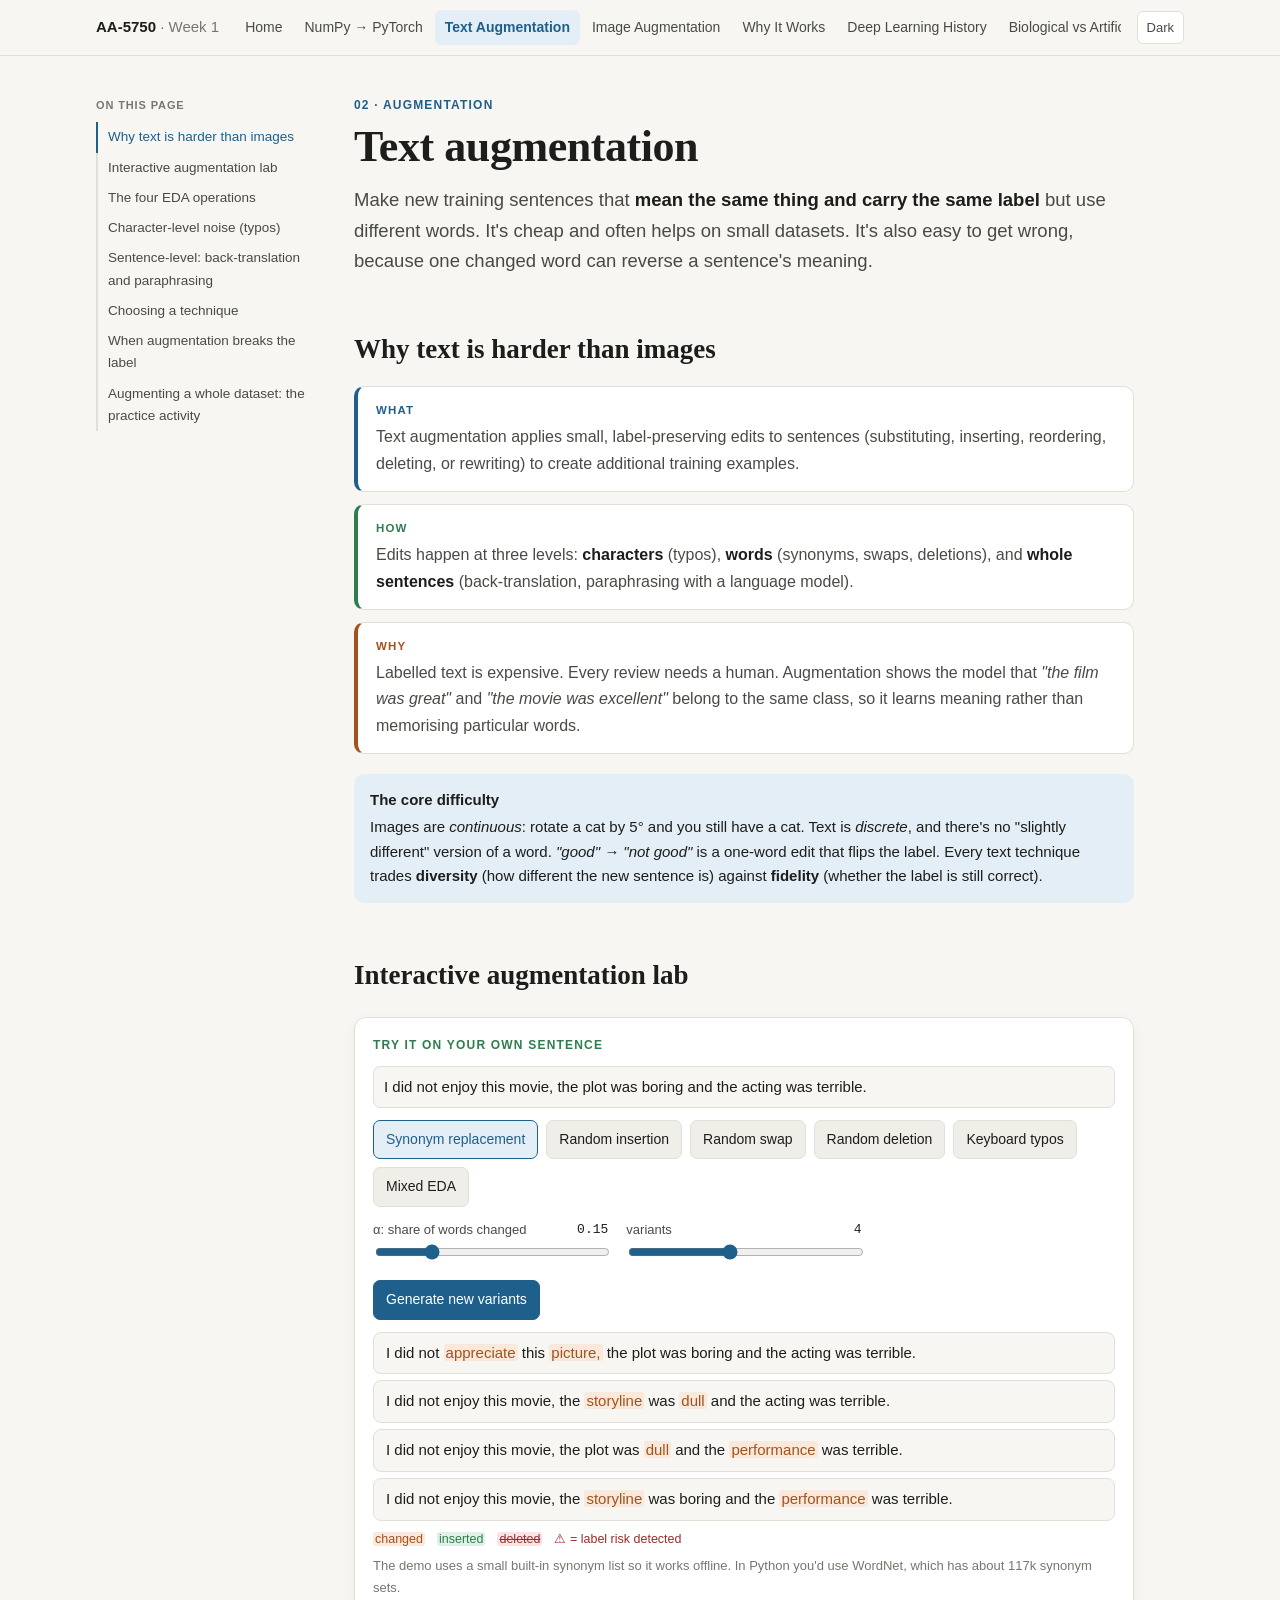
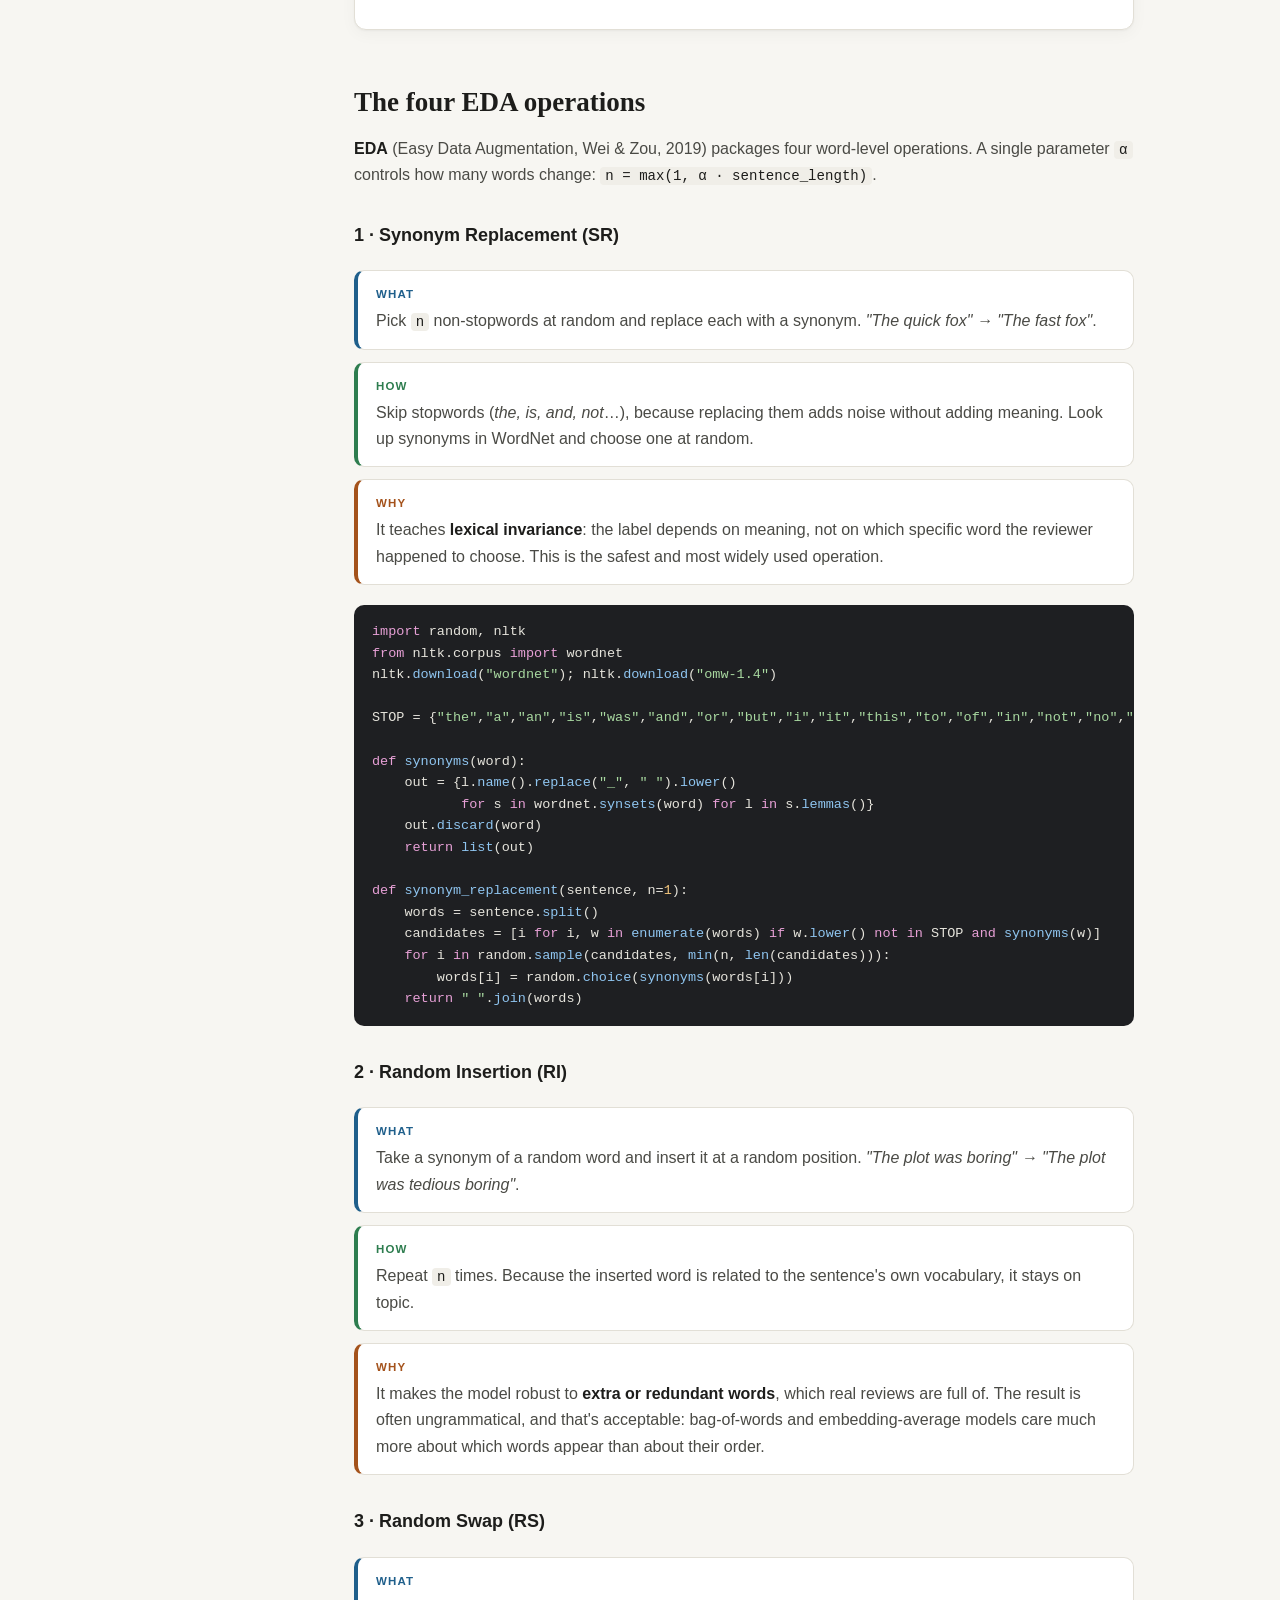
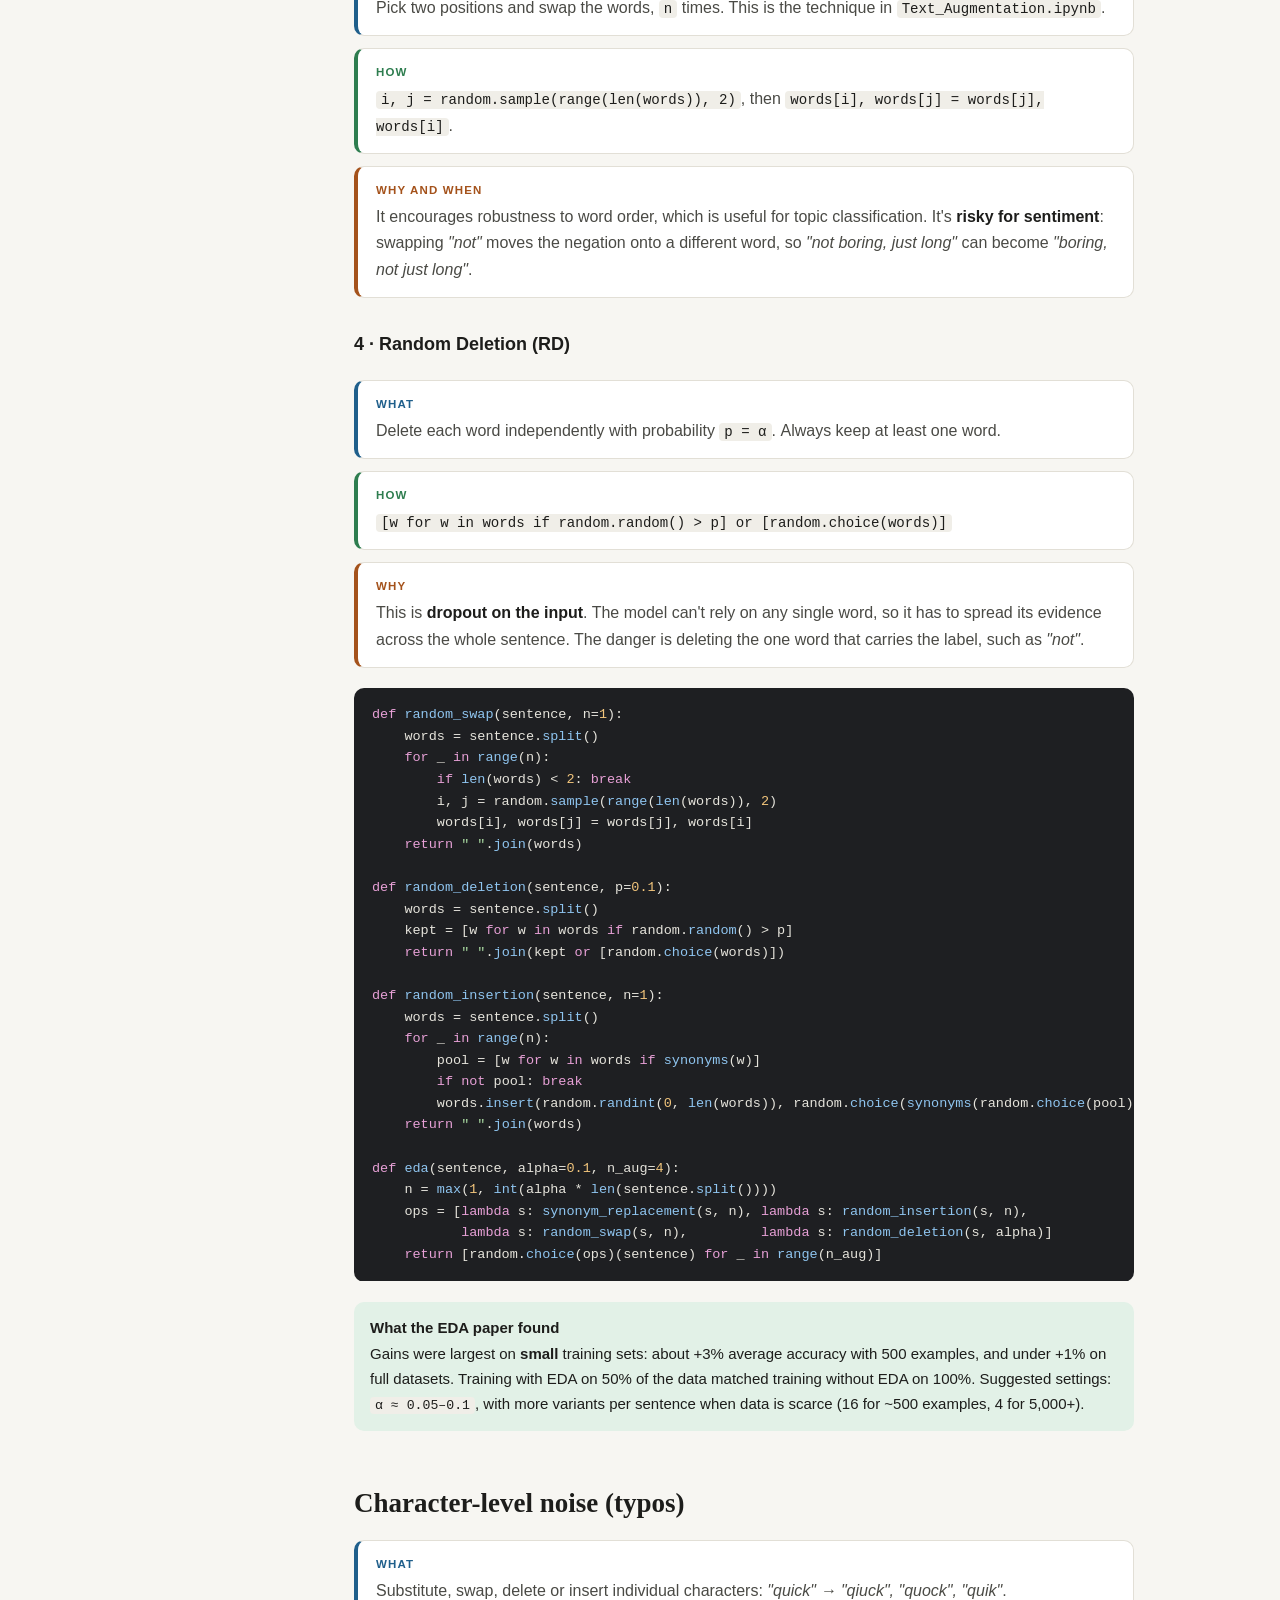
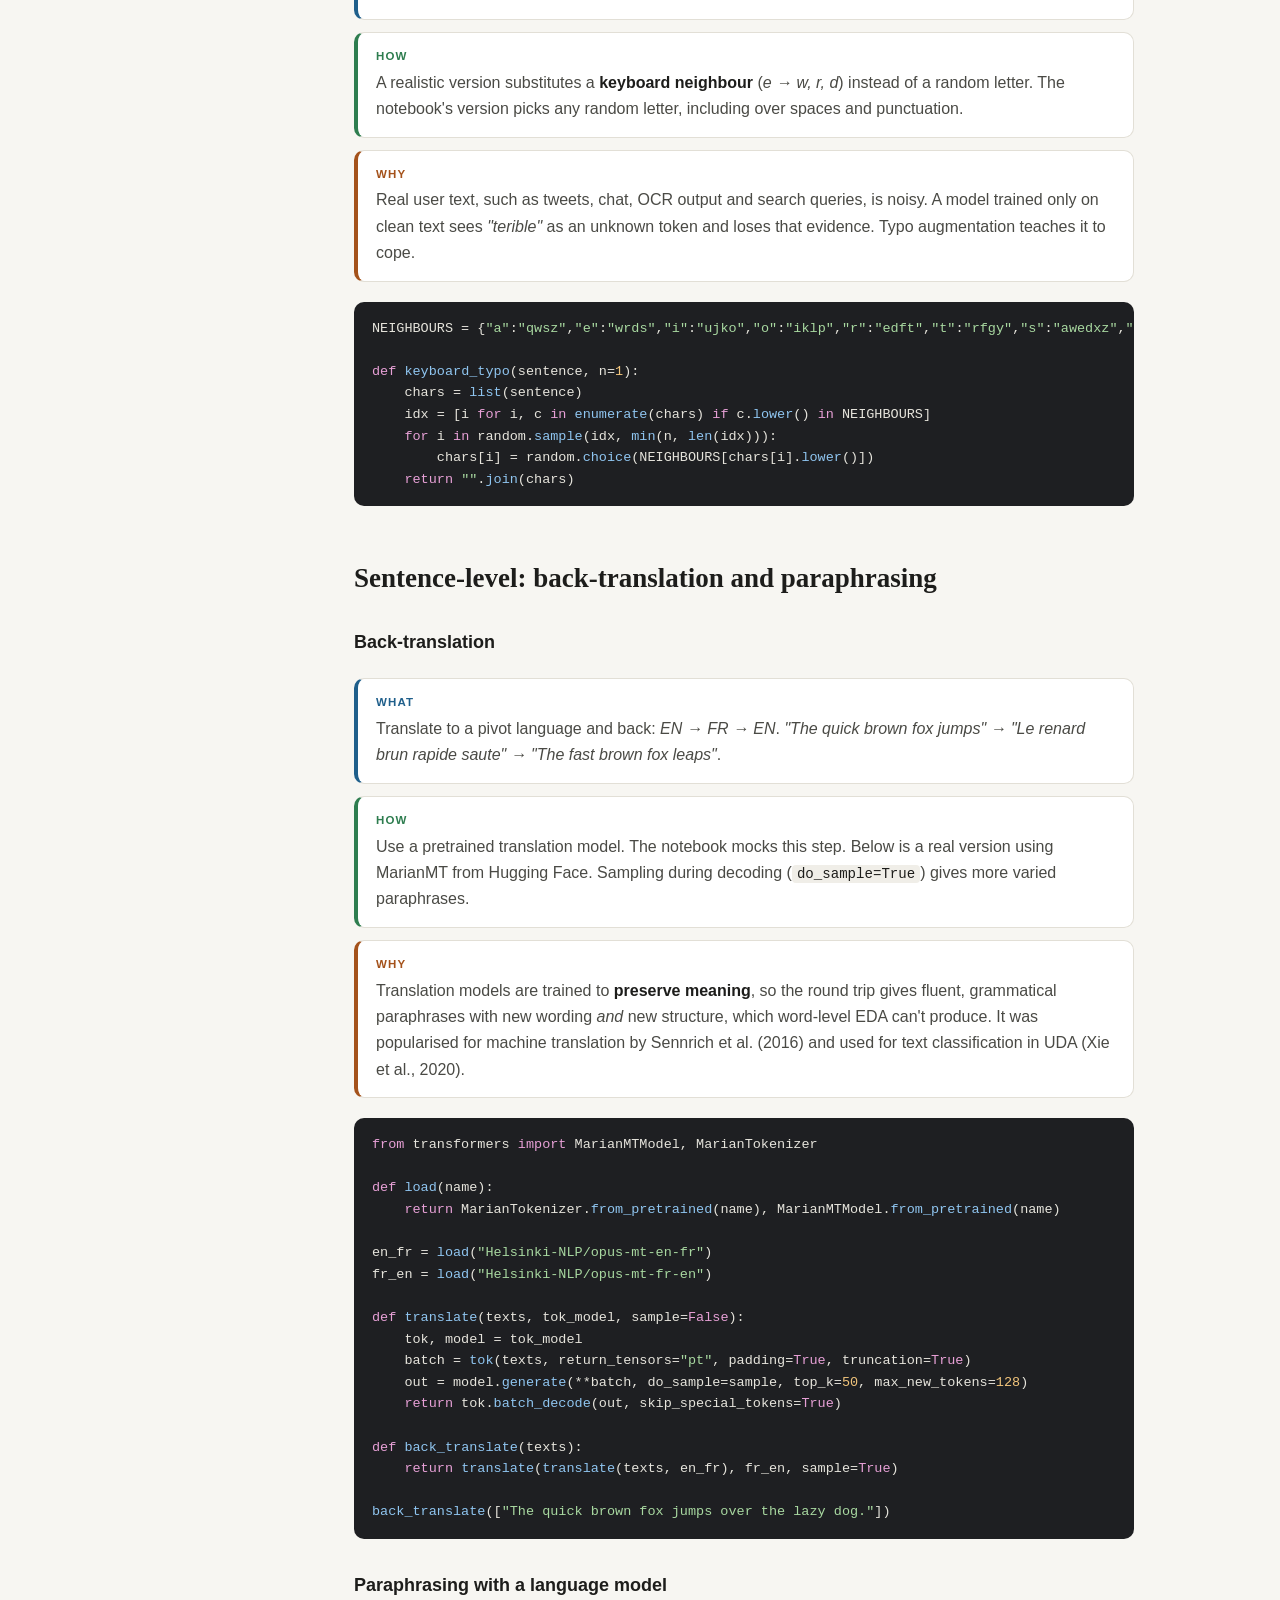
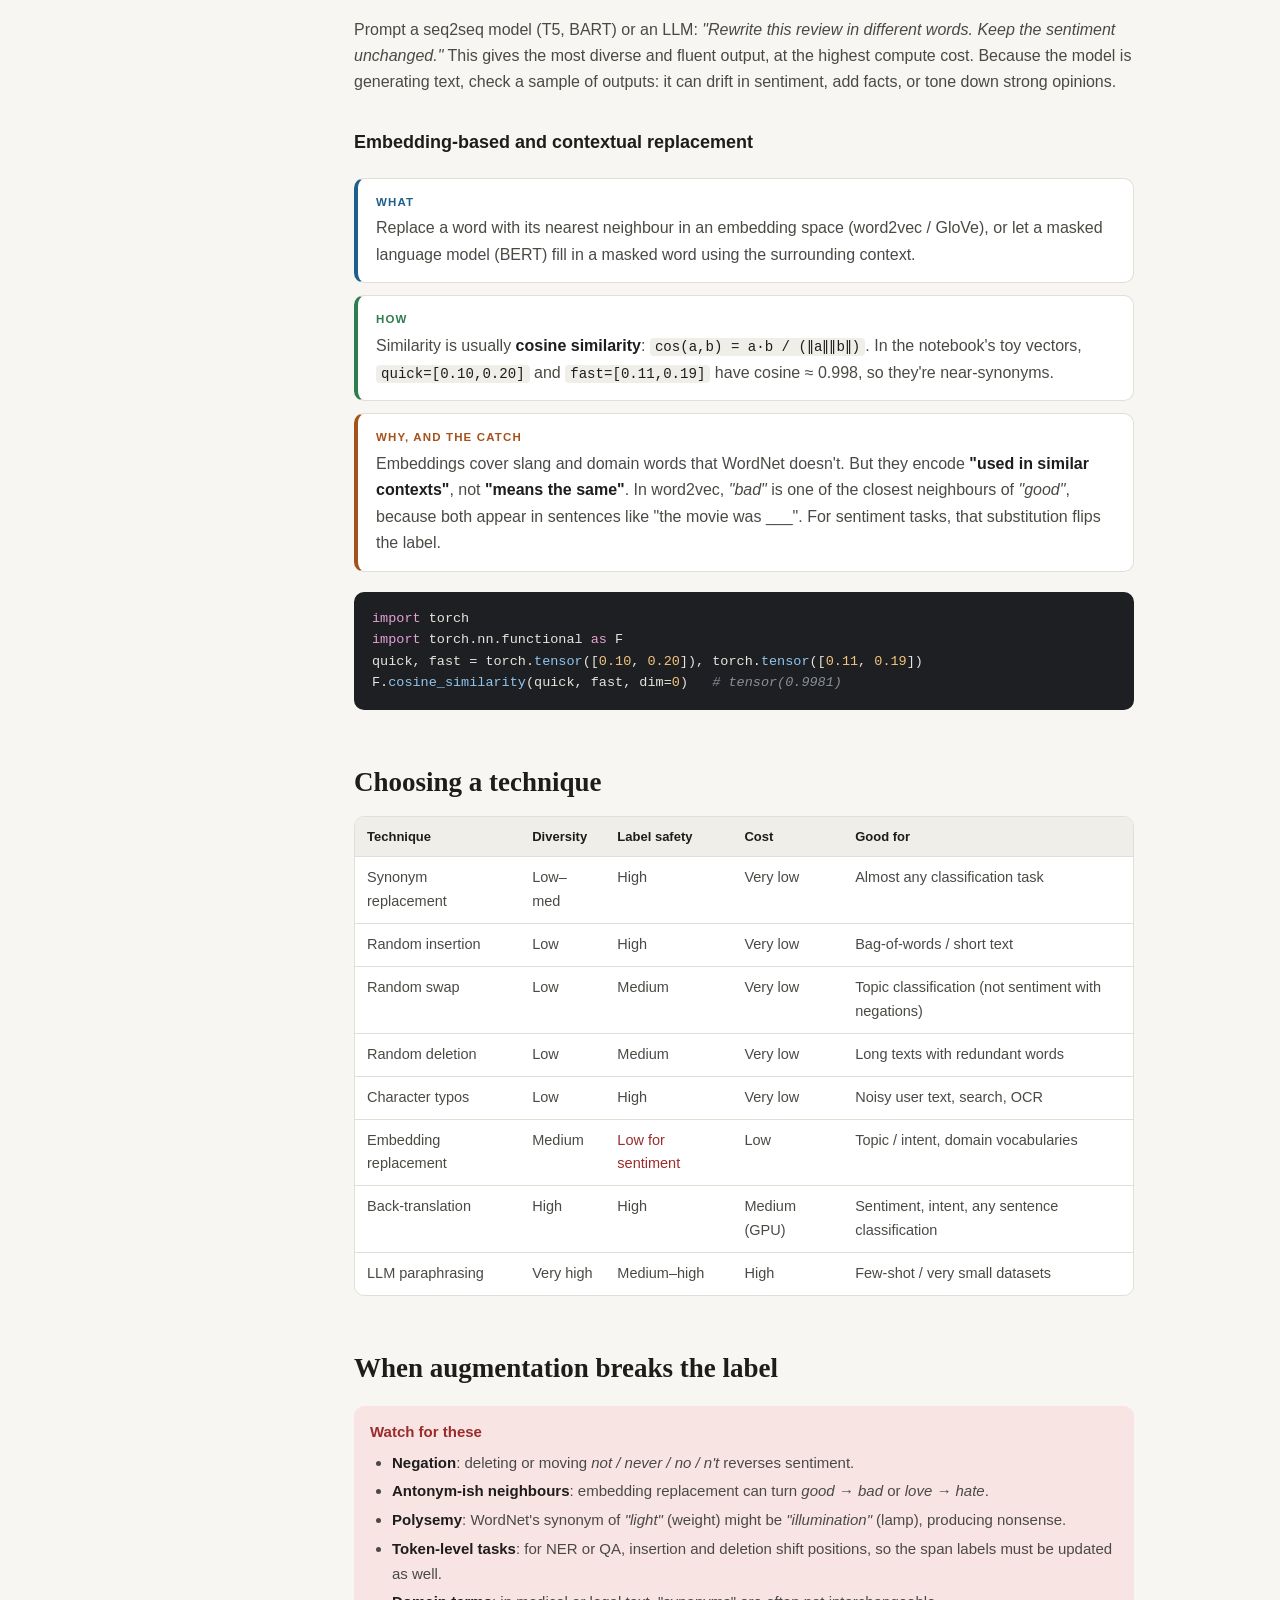
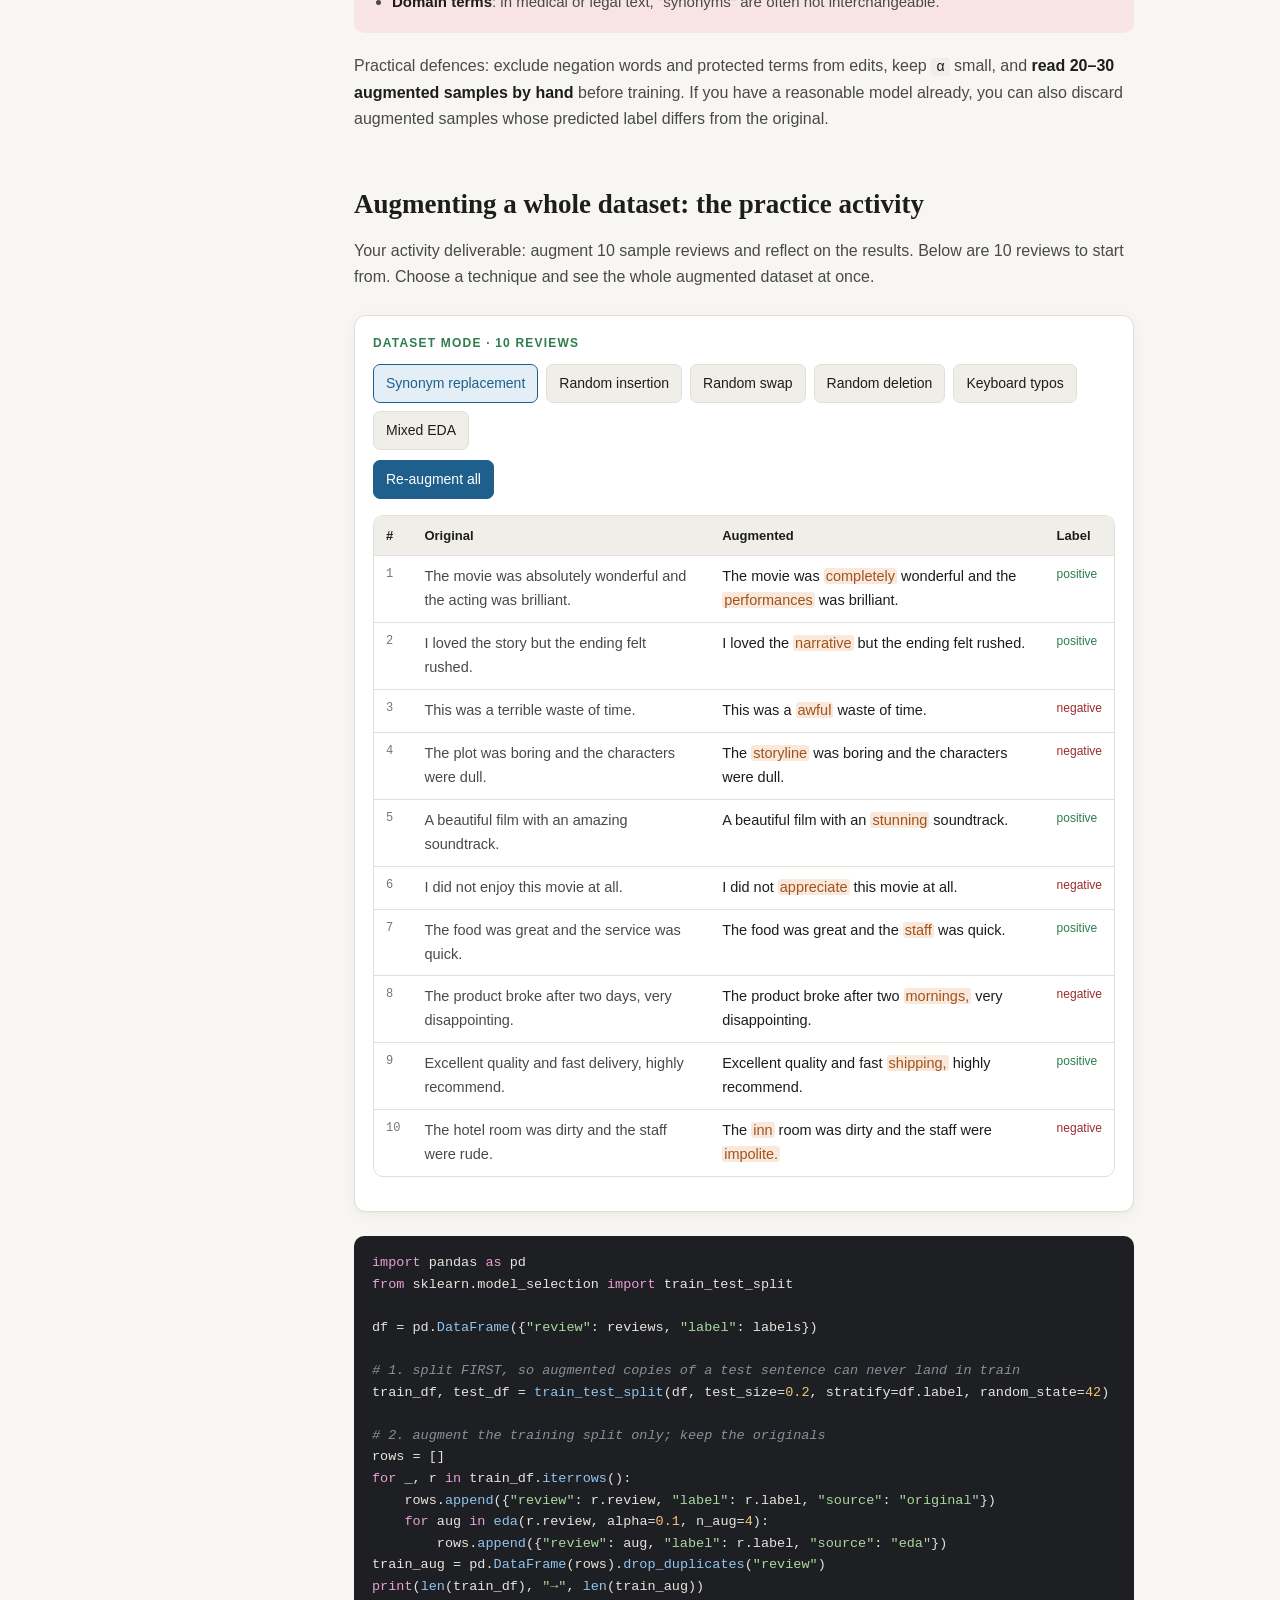
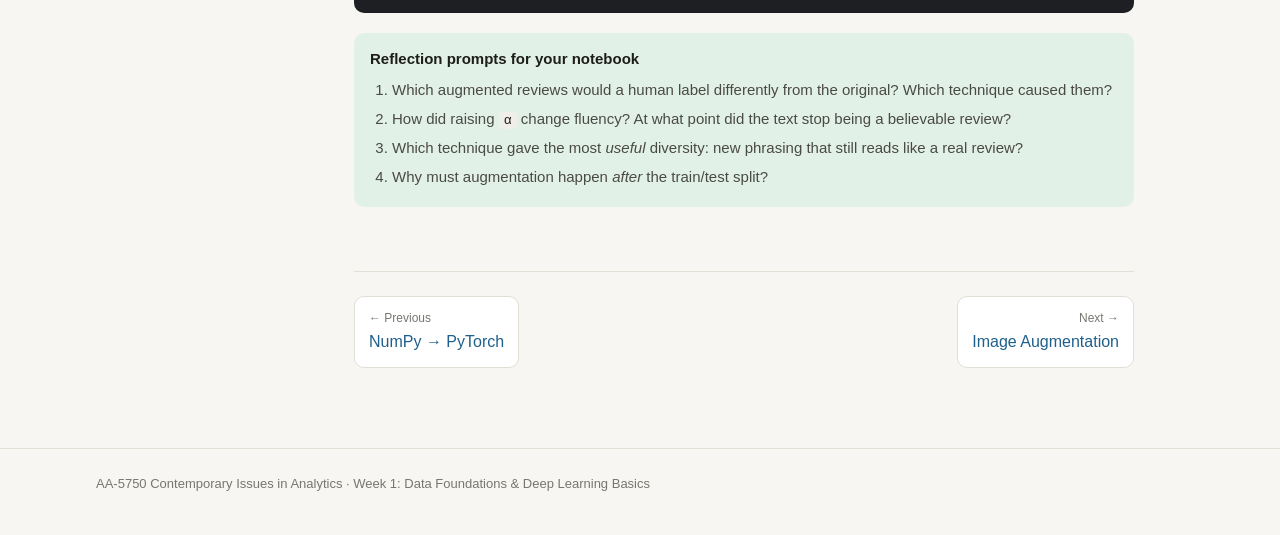
<file: text-augmentation.html>
<!doctype html>
<html lang="en">
<head>
<meta charset="utf-8">
<meta name="viewport" content="width=device-width, initial-scale=1">
<title>Text Augmentation</title>
<meta name="description" content="Synonym replacement, random insertion, swap, deletion, typos, back-translation and paraphrasing: what they do, how to implement them and when they flip the label.">
<link rel="stylesheet" href="assets/style.css">
<style>
  .variants { list-style: none; padding: 0; margin: 12px 0 0; display: grid; gap: 6px; }
  .variants li { background: var(--bg); border: 1px solid var(--line); border-radius: 8px; padding: 8px 12px; margin: 0; color: var(--ink); font-size: 15px; }
  .variants li .flag { display: block; font-size: 12px; color: var(--warn); margin-top: 2px; }
  .legend { display: flex; gap: 12px; flex-wrap: wrap; font-size: 12.5px; color: var(--ink-3); margin-top: 8px; }
  .ds td:first-child { width: 28px; color: var(--ink-3); font-family: var(--mono); font-size: 12px; }
  .ds td.lbl { font-size: 12px; white-space: nowrap; }
  .ds td.aug { color: var(--ink); }
  .lbl.pos { color: var(--how); } .lbl.neg { color: var(--warn); }
</style>
</head>
<body>
<div class="wrap page">
<aside class="toc"></aside>
<main>
  <p class="eyebrow">02 · Augmentation</p>
  <h1>Text augmentation</h1>
  <p class="lede">Make new training sentences that <strong>mean the same thing and carry the same label</strong> but use different words. It's cheap and often helps on small datasets. It's also easy to get wrong, because one changed word can reverse a sentence's meaning.</p>

  <h2 id="why-text">Why text is harder than images</h2>
  <div class="www">
    <div class="what"><b>What</b><p>Text augmentation applies small, label-preserving edits to sentences (substituting, inserting, reordering, deleting, or rewriting) to create additional training examples.</p></div>
    <div class="how"><b>How</b><p>Edits happen at three levels: <strong>characters</strong> (typos), <strong>words</strong> (synonyms, swaps, deletions), and <strong>whole sentences</strong> (back-translation, paraphrasing with a language model).</p></div>
    <div class="why"><b>Why</b><p>Labelled text is expensive. Every review needs a human. Augmentation shows the model that <em>"the film was great"</em> and <em>"the movie was excellent"</em> belong to the same class, so it learns meaning rather than memorising particular words.</p></div>
  </div>
  <div class="note"><b>The core difficulty</b>Images are <em>continuous</em>: rotate a cat by 5° and you still have a cat. Text is <em>discrete</em>, and there's no "slightly different" version of a word. <em>"good" → "not good"</em> is a one-word edit that flips the label. Every text technique trades <strong>diversity</strong> (how different the new sentence is) against <strong>fidelity</strong> (whether the label is still correct).</div>

  <h2 id="lab">Interactive augmentation lab</h2>
  <div class="demo">
    <p class="demo-title">Try it on your own sentence</p>
    <input type="text" id="tx-in" value="I did not enjoy this movie, the plot was boring and the acting was terrible.">
    <div class="btn-row" id="tx-tech" style="margin-top:12px"></div>
    <div class="controls">
      <div class="control"><label>α: share of words changed <output id="tx-a-out">0.15</output></label><input type="range" id="tx-a" min="0.05" max="0.5" step="0.05" value="0.15"></div>
      <div class="control"><label>variants <output id="tx-n-out">4</output></label><input type="range" id="tx-n" min="1" max="8" step="1" value="4"></div>
    </div>
    <div class="btn-row"><button class="btn primary" id="tx-go" type="button">Generate new variants</button></div>
    <ul class="variants" id="tx-out"></ul>
    <div class="legend"><span><mark class="chg">changed</mark></span><span><mark class="add">inserted</mark></span><span><mark class="del">deleted</mark></span><span style="color:var(--warn)">⚠ = label risk detected</span></div>
    <p class="caption">The demo uses a small built-in synonym list so it works offline. In Python you'd use WordNet, which has about 117k synonym sets.</p>
  </div>

  <h2 id="eda">The four EDA operations</h2>
  <p><strong>EDA</strong> (Easy Data Augmentation, Wei &amp; Zou, 2019) packages four word-level operations. A single parameter <code>α</code> controls how many words change: <code>n = max(1, α · sentence_length)</code>.</p>

  <h3>1 · Synonym Replacement (SR)</h3>
  <div class="www">
    <div class="what"><b>What</b><p>Pick <code>n</code> non-stopwords at random and replace each with a synonym. <em>"The quick fox" → "The fast fox"</em>.</p></div>
    <div class="how"><b>How</b><p>Skip stopwords (<em>the, is, and, not</em>…), because replacing them adds noise without adding meaning. Look up synonyms in WordNet and choose one at random.</p></div>
    <div class="why"><b>Why</b><p>It teaches <strong>lexical invariance</strong>: the label depends on meaning, not on which specific word the reviewer happened to choose. This is the safest and most widely used operation.</p></div>
  </div>
<pre><code class="py">import random, nltk
from nltk.corpus import wordnet
nltk.download("wordnet"); nltk.download("omw-1.4")

STOP = {"the","a","an","is","was","and","or","but","i","it","this","to","of","in","not","no","never"}

def synonyms(word):
    out = {l.name().replace("_", " ").lower()
           for s in wordnet.synsets(word) for l in s.lemmas()}
    out.discard(word)
    return list(out)

def synonym_replacement(sentence, n=1):
    words = sentence.split()
    candidates = [i for i, w in enumerate(words) if w.lower() not in STOP and synonyms(w)]
    for i in random.sample(candidates, min(n, len(candidates))):
        words[i] = random.choice(synonyms(words[i]))
    return " ".join(words)</code></pre>

  <h3>2 · Random Insertion (RI)</h3>
  <div class="www">
    <div class="what"><b>What</b><p>Take a synonym of a random word and insert it at a random position. <em>"The plot was boring" → "The plot was tedious boring"</em>.</p></div>
    <div class="how"><b>How</b><p>Repeat <code>n</code> times. Because the inserted word is related to the sentence's own vocabulary, it stays on topic.</p></div>
    <div class="why"><b>Why</b><p>It makes the model robust to <strong>extra or redundant words</strong>, which real reviews are full of. The result is often ungrammatical, and that's acceptable: bag-of-words and embedding-average models care much more about which words appear than about their order.</p></div>
  </div>

  <h3>3 · Random Swap (RS)</h3>
  <div class="www">
    <div class="what"><b>What</b><p>Pick two positions and swap the words, <code>n</code> times. This is the technique in <code>Text_Augmentation.ipynb</code>.</p></div>
    <div class="how"><b>How</b><p><code>i, j = random.sample(range(len(words)), 2)</code>, then <code>words[i], words[j] = words[j], words[i]</code>.</p></div>
    <div class="why"><b>Why and when</b><p>It encourages robustness to word order, which is useful for topic classification. It's <strong>risky for sentiment</strong>: swapping <em>"not"</em> moves the negation onto a different word, so <em>"not boring, just long"</em> can become <em>"boring, not just long"</em>.</p></div>
  </div>

  <h3>4 · Random Deletion (RD)</h3>
  <div class="www">
    <div class="what"><b>What</b><p>Delete each word independently with probability <code>p = α</code>. Always keep at least one word.</p></div>
    <div class="how"><b>How</b><p><code>[w for w in words if random.random() &gt; p] or [random.choice(words)]</code></p></div>
    <div class="why"><b>Why</b><p>This is <strong>dropout on the input</strong>. The model can't rely on any single word, so it has to spread its evidence across the whole sentence. The danger is deleting the one word that carries the label, such as <em>"not"</em>.</p></div>
  </div>
<pre><code class="py">def random_swap(sentence, n=1):
    words = sentence.split()
    for _ in range(n):
        if len(words) &lt; 2: break
        i, j = random.sample(range(len(words)), 2)
        words[i], words[j] = words[j], words[i]
    return " ".join(words)

def random_deletion(sentence, p=0.1):
    words = sentence.split()
    kept = [w for w in words if random.random() &gt; p]
    return " ".join(kept or [random.choice(words)])

def random_insertion(sentence, n=1):
    words = sentence.split()
    for _ in range(n):
        pool = [w for w in words if synonyms(w)]
        if not pool: break
        words.insert(random.randint(0, len(words)), random.choice(synonyms(random.choice(pool))))
    return " ".join(words)

def eda(sentence, alpha=0.1, n_aug=4):
    n = max(1, int(alpha * len(sentence.split())))
    ops = [lambda s: synonym_replacement(s, n), lambda s: random_insertion(s, n),
           lambda s: random_swap(s, n),         lambda s: random_deletion(s, alpha)]
    return [random.choice(ops)(sentence) for _ in range(n_aug)]</code></pre>
  <div class="tip"><b>What the EDA paper found</b>Gains were largest on <strong>small</strong> training sets: about +3% average accuracy with 500 examples, and under +1% on full datasets. Training with EDA on 50% of the data matched training without EDA on 100%. Suggested settings: <code>α ≈ 0.05–0.1</code>, with more variants per sentence when data is scarce (16 for ~500 examples, 4 for 5,000+).</div>

  <h2 id="char">Character-level noise (typos)</h2>
  <div class="www">
    <div class="what"><b>What</b><p>Substitute, swap, delete or insert individual characters: <em>"quick" → "qiuck", "quock", "quik"</em>.</p></div>
    <div class="how"><b>How</b><p>A realistic version substitutes a <strong>keyboard neighbour</strong> (<em>e → w, r, d</em>) instead of a random letter. The notebook's version picks any random letter, including over spaces and punctuation.</p></div>
    <div class="why"><b>Why</b><p>Real user text, such as tweets, chat, OCR output and search queries, is noisy. A model trained only on clean text sees <em>"terible"</em> as an unknown token and loses that evidence. Typo augmentation teaches it to cope.</p></div>
  </div>
<pre><code class="py">NEIGHBOURS = {"a":"qwsz","e":"wrds","i":"ujko","o":"iklp","r":"edft","t":"rfgy","s":"awedxz","n":"bhjm"}

def keyboard_typo(sentence, n=1):
    chars = list(sentence)
    idx = [i for i, c in enumerate(chars) if c.lower() in NEIGHBOURS]
    for i in random.sample(idx, min(n, len(idx))):
        chars[i] = random.choice(NEIGHBOURS[chars[i].lower()])
    return "".join(chars)</code></pre>

  <h2 id="sentence">Sentence-level: back-translation and paraphrasing</h2>
  <h3>Back-translation</h3>
  <div class="www">
    <div class="what"><b>What</b><p>Translate to a pivot language and back: <em>EN → FR → EN</em>. <em>"The quick brown fox jumps" → "Le renard brun rapide saute" → "The fast brown fox leaps"</em>.</p></div>
    <div class="how"><b>How</b><p>Use a pretrained translation model. The notebook mocks this step. Below is a real version using MarianMT from Hugging Face. Sampling during decoding (<code>do_sample=True</code>) gives more varied paraphrases.</p></div>
    <div class="why"><b>Why</b><p>Translation models are trained to <strong>preserve meaning</strong>, so the round trip gives fluent, grammatical paraphrases with new wording <em>and</em> new structure, which word-level EDA can't produce. It was popularised for machine translation by Sennrich et al. (2016) and used for text classification in UDA (Xie et al., 2020).</p></div>
  </div>
<pre><code class="py">from transformers import MarianMTModel, MarianTokenizer

def load(name):
    return MarianTokenizer.from_pretrained(name), MarianMTModel.from_pretrained(name)

en_fr = load("Helsinki-NLP/opus-mt-en-fr")
fr_en = load("Helsinki-NLP/opus-mt-fr-en")

def translate(texts, tok_model, sample=False):
    tok, model = tok_model
    batch = tok(texts, return_tensors="pt", padding=True, truncation=True)
    out = model.generate(**batch, do_sample=sample, top_k=50, max_new_tokens=128)
    return tok.batch_decode(out, skip_special_tokens=True)

def back_translate(texts):
    return translate(translate(texts, en_fr), fr_en, sample=True)

back_translate(["The quick brown fox jumps over the lazy dog."])</code></pre>

  <h3>Paraphrasing with a language model</h3>
  <p>Prompt a seq2seq model (T5, BART) or an LLM: <em>"Rewrite this review in different words. Keep the sentiment unchanged."</em> This gives the most diverse and fluent output, at the highest compute cost. Because the model is generating text, check a sample of outputs: it can drift in sentiment, add facts, or tone down strong opinions.</p>

  <h3>Embedding-based and contextual replacement</h3>
  <div class="www">
    <div class="what"><b>What</b><p>Replace a word with its nearest neighbour in an embedding space (word2vec / GloVe), or let a masked language model (BERT) fill in a masked word using the surrounding context.</p></div>
    <div class="how"><b>How</b><p>Similarity is usually <strong>cosine similarity</strong>: <code>cos(a,b) = a·b / (‖a‖‖b‖)</code>. In the notebook's toy vectors, <code>quick=[0.10,0.20]</code> and <code>fast=[0.11,0.19]</code> have cosine ≈ 0.998, so they're near-synonyms.</p></div>
    <div class="why"><b>Why, and the catch</b><p>Embeddings cover slang and domain words that WordNet doesn't. But they encode <strong>"used in similar contexts"</strong>, not <strong>"means the same"</strong>. In word2vec, <em>"bad"</em> is one of the closest neighbours of <em>"good"</em>, because both appear in sentences like "the movie was ___". For sentiment tasks, that substitution flips the label.</p></div>
  </div>
<pre><code class="py">import torch
import torch.nn.functional as F
quick, fast = torch.tensor([0.10, 0.20]), torch.tensor([0.11, 0.19])
F.cosine_similarity(quick, fast, dim=0)   # tensor(0.9981)</code></pre>

  <h2 id="compare">Choosing a technique</h2>
  <div class="table-wrap"><table>
    <tr><th>Technique</th><th>Diversity</th><th>Label safety</th><th>Cost</th><th>Good for</th></tr>
    <tr><td>Synonym replacement</td><td>Low–med</td><td>High</td><td>Very low</td><td>Almost any classification task</td></tr>
    <tr><td>Random insertion</td><td>Low</td><td>High</td><td>Very low</td><td>Bag-of-words / short text</td></tr>
    <tr><td>Random swap</td><td>Low</td><td>Medium</td><td>Very low</td><td>Topic classification (not sentiment with negations)</td></tr>
    <tr><td>Random deletion</td><td>Low</td><td>Medium</td><td>Very low</td><td>Long texts with redundant words</td></tr>
    <tr><td>Character typos</td><td>Low</td><td>High</td><td>Very low</td><td>Noisy user text, search, OCR</td></tr>
    <tr><td>Embedding replacement</td><td>Medium</td><td><span style="color:var(--warn)">Low for sentiment</span></td><td>Low</td><td>Topic / intent, domain vocabularies</td></tr>
    <tr><td>Back-translation</td><td>High</td><td>High</td><td>Medium (GPU)</td><td>Sentiment, intent, any sentence classification</td></tr>
    <tr><td>LLM paraphrasing</td><td>Very high</td><td>Medium–high</td><td>High</td><td>Few-shot / very small datasets</td></tr>
  </table></div>

  <h2 id="label-risk">When augmentation breaks the label</h2>
  <div class="warn"><b>Watch for these</b>
    <ul style="margin:6px 0 0">
      <li><strong>Negation</strong>: deleting or moving <em>not / never / no / n't</em> reverses sentiment.</li>
      <li><strong>Antonym-ish neighbours</strong>: embedding replacement can turn <em>good → bad</em> or <em>love → hate</em>.</li>
      <li><strong>Polysemy</strong>: WordNet's synonym of <em>"light"</em> (weight) might be <em>"illumination"</em> (lamp), producing nonsense.</li>
      <li><strong>Token-level tasks</strong>: for NER or QA, insertion and deletion shift positions, so the span labels must be updated as well.</li>
      <li><strong>Domain terms</strong>: in medical or legal text, "synonyms" are often not interchangeable.</li>
    </ul>
  </div>
  <p>Practical defences: exclude negation words and protected terms from edits, keep <code>α</code> small, and <strong>read 20–30 augmented samples by hand</strong> before training. If you have a reasonable model already, you can also discard augmented samples whose predicted label differs from the original.</p>

  <h2 id="dataset">Augmenting a whole dataset: the practice activity</h2>
  <p>Your activity deliverable: augment 10 sample reviews and reflect on the results. Below are 10 reviews to start from. Choose a technique and see the whole augmented dataset at once.</p>
  <div class="demo">
    <p class="demo-title">Dataset mode · 10 reviews</p>
    <div class="btn-row" id="ds-tech"></div>
    <div class="btn-row"><button class="btn primary" id="ds-go" type="button">Re-augment all</button></div>
    <div class="table-wrap ds"><table id="ds-table"></table></div>
  </div>
<pre><code class="py">import pandas as pd
from sklearn.model_selection import train_test_split

df = pd.DataFrame({"review": reviews, "label": labels})

# 1. split FIRST, so augmented copies of a test sentence can never land in train
train_df, test_df = train_test_split(df, test_size=0.2, stratify=df.label, random_state=42)

# 2. augment the training split only; keep the originals
rows = []
for _, r in train_df.iterrows():
    rows.append({"review": r.review, "label": r.label, "source": "original"})
    for aug in eda(r.review, alpha=0.1, n_aug=4):
        rows.append({"review": aug, "label": r.label, "source": "eda"})
train_aug = pd.DataFrame(rows).drop_duplicates("review")
print(len(train_df), "→", len(train_aug))</code></pre>
  <div class="tip"><b>Reflection prompts for your notebook</b>
    <ol style="margin:6px 0 0">
      <li>Which augmented reviews would a human label differently from the original? Which technique caused them?</li>
      <li>How did raising <code>α</code> change fluency? At what point did the text stop being a believable review?</li>
      <li>Which technique gave the most <em>useful</em> diversity: new phrasing that still reads like a real review?</li>
      <li>Why must augmentation happen <em>after</em> the train/test split?</li>
    </ol>
  </div>
</main>
</div>

<script src="assets/site.js"></script>
<script>
(function () {
  // ---- tiny offline thesaurus (real code uses WordNet) ----
  const SYN = {
    movie:["film","picture"], film:["movie","picture"], absolutely:["completely","totally"], wonderful:["fantastic","marvelous","great"],
    acting:["performance","performances"], brilliant:["superb","excellent"], loved:["adored","enjoyed"], love:["adore","enjoy"],
    story:["plot","narrative"], plot:["storyline","story"], ending:["finale","conclusion"], felt:["seemed"], rushed:["hurried","hasty"],
    terrible:["awful","dreadful","horrible"], waste:["squandering"], time:["hours"], boring:["dull","tedious"], characters:["roles"],
    dull:["bland","lifeless"], beautiful:["lovely","gorgeous"], amazing:["incredible","stunning"], soundtrack:["score","music"],
    enjoy:["like","appreciate"], food:["meal","dishes"], great:["excellent","terrific"], service:["staff"], quick:["fast","prompt","speedy"],
    product:["item"], broke:["failed","snapped"], very:["really","extremely"], disappointing:["underwhelming","unsatisfying"],
    excellent:["outstanding","superb"], quality:["craftsmanship","build"], fast:["quick","speedy"], delivery:["shipping"],
    highly:["strongly"], recommend:["endorse","suggest"], hotel:["inn","lodge"], room:["suite","quarters"], dirty:["filthy","grimy"],
    staff:["employees","workers"], rude:["impolite","discourteous"], brown:["dark","chestnut"], jumps:["leaps","springs"],
    lazy:["idle","sluggish"], dog:["hound","pup"], good:["fine","decent"], bad:["poor","awful"], happy:["glad","pleased"],
    sad:["unhappy","gloomy"], really:["truly","genuinely"], big:["large","huge"], small:["little","tiny"], fun:["enjoyable","entertaining"],
    powerful:["strong","potent"], learning:["training"], loves:["adores","enjoys"], programming:["coding"], days:["mornings"],
    awful:["terrible","dreadful"], slow:["sluggish","unhurried"], nice:["pleasant","lovely"], price:["cost"], cheap:["inexpensive"],
  };
  const STOP = new Set("i me my we our you he she it its they them the a an and or but if of at by for with about to from in on is was were be been are am this that these those do did does not no never n't so too very just than then there here as all at".split(" "));
  const NEG = new Set(["not", "no", "never", "n't", "nothing", "nobody", "neither", "nor", "didn't", "don't", "doesn't", "isn't", "wasn't"]);
  const NB = { a:"qwsz", b:"vghn", c:"xdfv", d:"serfcx", e:"wrds", f:"drtgvc", g:"ftyhbv", h:"gyujnb", i:"ujko", j:"huikmn", k:"jiolm", l:"kop", m:"njk", n:"bhjm", o:"iklp", p:"ol", r:"edft", s:"awedxz", t:"rfgy", u:"yhji", v:"cfgb", w:"qase", y:"tghu" };

  let seed = 7;
  const rnd = () => { seed |= 0; seed = (seed + 0x6D2B79F5) | 0; let t = Math.imul(seed ^ (seed >>> 15), 1 | seed); t = (t + Math.imul(t ^ (t >>> 7), 61 | t)) ^ t; return ((t ^ (t >>> 14)) >>> 0) / 4294967296; };
  const pick = a => a[Math.floor(rnd() * a.length)];
  const sample = (a, k) => { const c = a.slice(), o = []; while (o.length < k && c.length) o.push(c.splice(Math.floor(rnd() * c.length), 1)[0]); return o; };

  // token = { w: word core, p: trailing punctuation, m: mark }
  const tok = s => s.trim().split(/\s+/).filter(Boolean).map(t => { const m = t.match(/^(.*?)([.,!?;:]*)$/); return { w: m[1], p: m[2], m: "" }; });
  const low = w => w.toLowerCase();
  const syn = w => SYN[low(w)] || [];
  const keepCase = (src, w) => (src[0] && src[0] === src[0].toUpperCase() && src[0] !== src[0].toLowerCase() ? w[0].toUpperCase() + w.slice(1) : w);
  const isNeg = w => NEG.has(low(w)) || /n't$/i.test(w);

  const OPS = {
    "Synonym replacement": (T, n) => {
      const idx = T.map((t, i) => i).filter(i => !STOP.has(low(T[i].w)) && syn(T[i].w).length);
      sample(idx, n).forEach(i => { T[i].w = keepCase(T[i].w, pick(syn(T[i].w))); T[i].m = "chg"; });
      return { T, risk: "" };
    },
    "Random insertion": (T, n) => {
      for (let k = 0; k < n; k++) {
        const pool = T.filter(t => t.m !== "add" && syn(t.w).length); if (!pool.length) break;
        T.splice(Math.floor(rnd() * (T.length + 1)), 0, { w: pick(syn(pick(pool).w)), p: "", m: "add" });
      }
      return { T, risk: "" };
    },
    "Random swap": (T, n) => {
      let risk = "";
      for (let k = 0; k < n && T.length > 1; k++) {
        const [i, j] = sample(T.map((_, x) => x), 2);
        if (isNeg(T[i].w) || isNeg(T[j].w)) risk = "a negation word was moved, so the sentiment may now attach to a different word";
        [T[i].w, T[j].w] = [T[j].w, T[i].w]; T[i].m = T[j].m = "chg";
      }
      return { T, risk };
    },
    "Random deletion": (T, n, a) => {
      let risk = "", kept = 0;
      T.forEach(t => { if (rnd() < a) { t.m = "del"; if (isNeg(t.w)) risk = "a negation word was deleted, so the label may be flipped"; } else kept++; });
      if (!kept) T[Math.floor(rnd() * T.length)].m = "";
      return { T, risk };
    },
    "Keyboard typos": (T, n) => {
      const idx = T.map((t, i) => i).filter(i => T[i].w.length > 2);
      sample(idx, n).forEach(i => {
        const w = T[i].w, pos = [...w].map((c, k) => k).filter(k => NB[w[k].toLowerCase()]);
        if (!pos.length) return; const k = pick(pos), kind = rnd();
        if (kind < 0.6) T[i].w = w.slice(0, k) + pick(NB[w[k].toLowerCase()]) + w.slice(k + 1);
        else if (kind < 0.8 && k < w.length - 1) T[i].w = w.slice(0, k) + w[k + 1] + w[k] + w.slice(k + 2);
        else T[i].w = w.slice(0, k) + w.slice(k + 1);
        T[i].m = "chg";
      });
      return { T, risk: "" };
    },
    "Mixed EDA": null,
  };
  OPS["Mixed EDA"] = (T, n, a) => OPS[pick(["Synonym replacement", "Random insertion", "Random swap", "Random deletion"])](T, n, a);

  const esc = s => s.replace(/&/g, "&amp;").replace(/</g, "&lt;");
  const render = T => T.map(t => {
    const txt = esc(t.w) + esc(t.p);
    return t.m ? `<mark class="${t.m}">${txt}</mark>` : txt;
  }).join(" ");
  function augment(s, op, a) {
    const T = tok(s); if (!T.length) return { html: "", risk: "" };
    const n = Math.max(1, Math.round(a * T.length));
    const r = OPS[op](T, n, a);
    return { html: render(r.T), risk: r.risk };
  }

  // ---- single-sentence lab ----
  const techBox = document.getElementById("tx-tech"), inEl = document.getElementById("tx-in"), outEl = document.getElementById("tx-out");
  const aEl = document.getElementById("tx-a"), nEl = document.getElementById("tx-n");
  let tech = "Synonym replacement";
  const mkTech = (box, getter, setter, cb) => Object.keys(OPS).forEach(k => {
    const b = document.createElement("button"); b.className = "btn"; b.type = "button"; b.textContent = k; b.setAttribute("aria-pressed", k === getter());
    b.onclick = () => { setter(k); box.querySelectorAll("button").forEach(x => x.setAttribute("aria-pressed", x === b)); cb(); };
    box.appendChild(b);
  });
  function runLab() {
    const a = +aEl.value, n = +nEl.value;
    document.getElementById("tx-a-out").textContent = a.toFixed(2); document.getElementById("tx-n-out").textContent = n;
    outEl.innerHTML = "";
    for (let i = 0; i < n; i++) {
      const r = augment(inEl.value, tech, a);
      const li = document.createElement("li"); li.innerHTML = r.html + (r.risk ? `<span class="flag">⚠ ${r.risk}</span>` : ""); outEl.appendChild(li);
    }
  }
  mkTech(techBox, () => tech, k => (tech = k), runLab);
  document.getElementById("tx-go").onclick = runLab;
  inEl.oninput = runLab; aEl.oninput = runLab; nEl.oninput = runLab;
  runLab();

  // ---- dataset mode ----
  const DATA = [
    ["The movie was absolutely wonderful and the acting was brilliant.", "pos"],
    ["I loved the story but the ending felt rushed.", "pos"],
    ["This was a terrible waste of time.", "neg"],
    ["The plot was boring and the characters were dull.", "neg"],
    ["A beautiful film with an amazing soundtrack.", "pos"],
    ["I did not enjoy this movie at all.", "neg"],
    ["The food was great and the service was quick.", "pos"],
    ["The product broke after two days, very disappointing.", "neg"],
    ["Excellent quality and fast delivery, highly recommend.", "pos"],
    ["The hotel room was dirty and the staff were rude.", "neg"],
  ];
  let dsTech = "Synonym replacement";
  const table = document.getElementById("ds-table");
  function runDs() {
    table.innerHTML = "<tr><th>#</th><th>Original</th><th>Augmented</th><th>Label</th></tr>" + DATA.map(([s, l], i) => {
      const r = augment(s, dsTech, 0.15);
      return `<tr><td>${i + 1}</td><td>${esc(s)}</td><td class="aug">${r.html}${r.risk ? `<span style="display:block;font-size:12px;color:var(--warn)">⚠ ${r.risk}</span>` : ""}</td><td class="lbl ${l}">${l === "pos" ? "positive" : "negative"}</td></tr>`;
    }).join("");
  }
  mkTech(document.getElementById("ds-tech"), () => dsTech, k => (dsTech = k), runDs);
  document.getElementById("ds-go").onclick = runDs;
  runDs();
})();
</script>
</body>
</html>
</file>
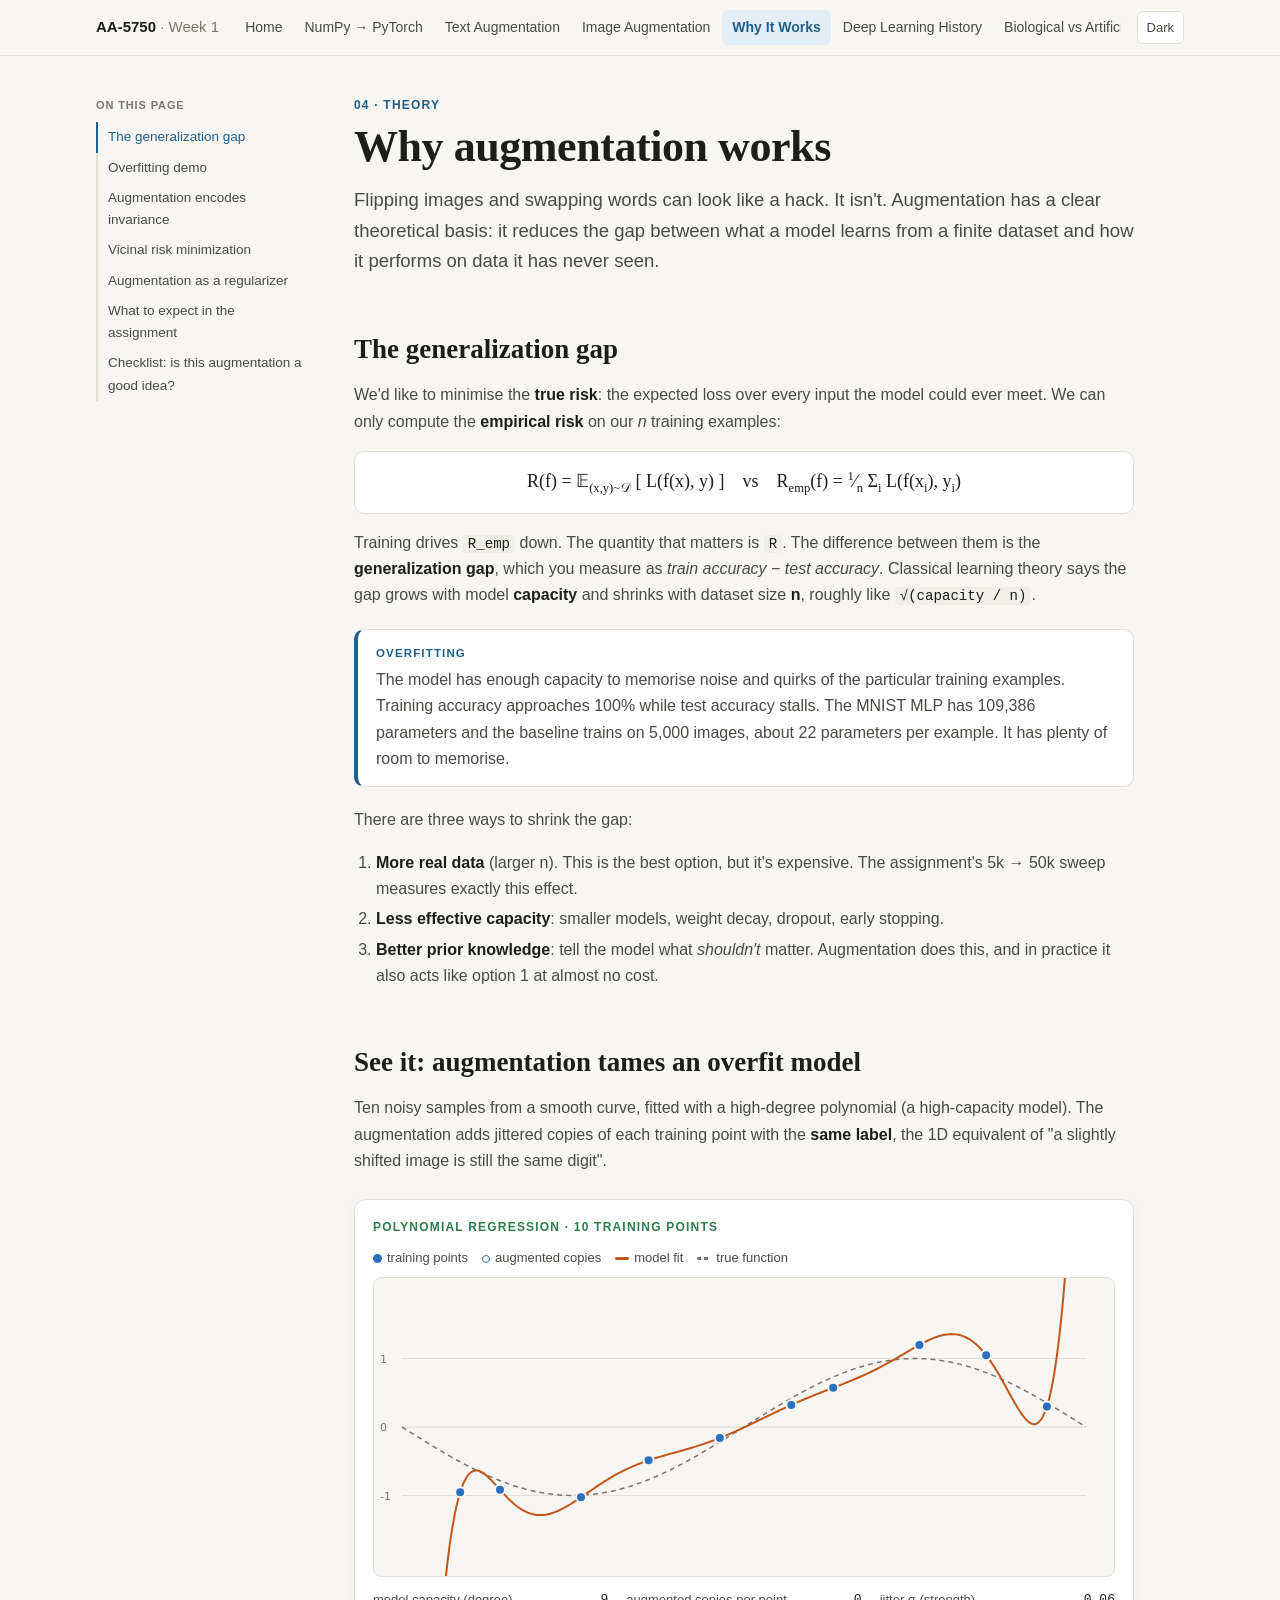
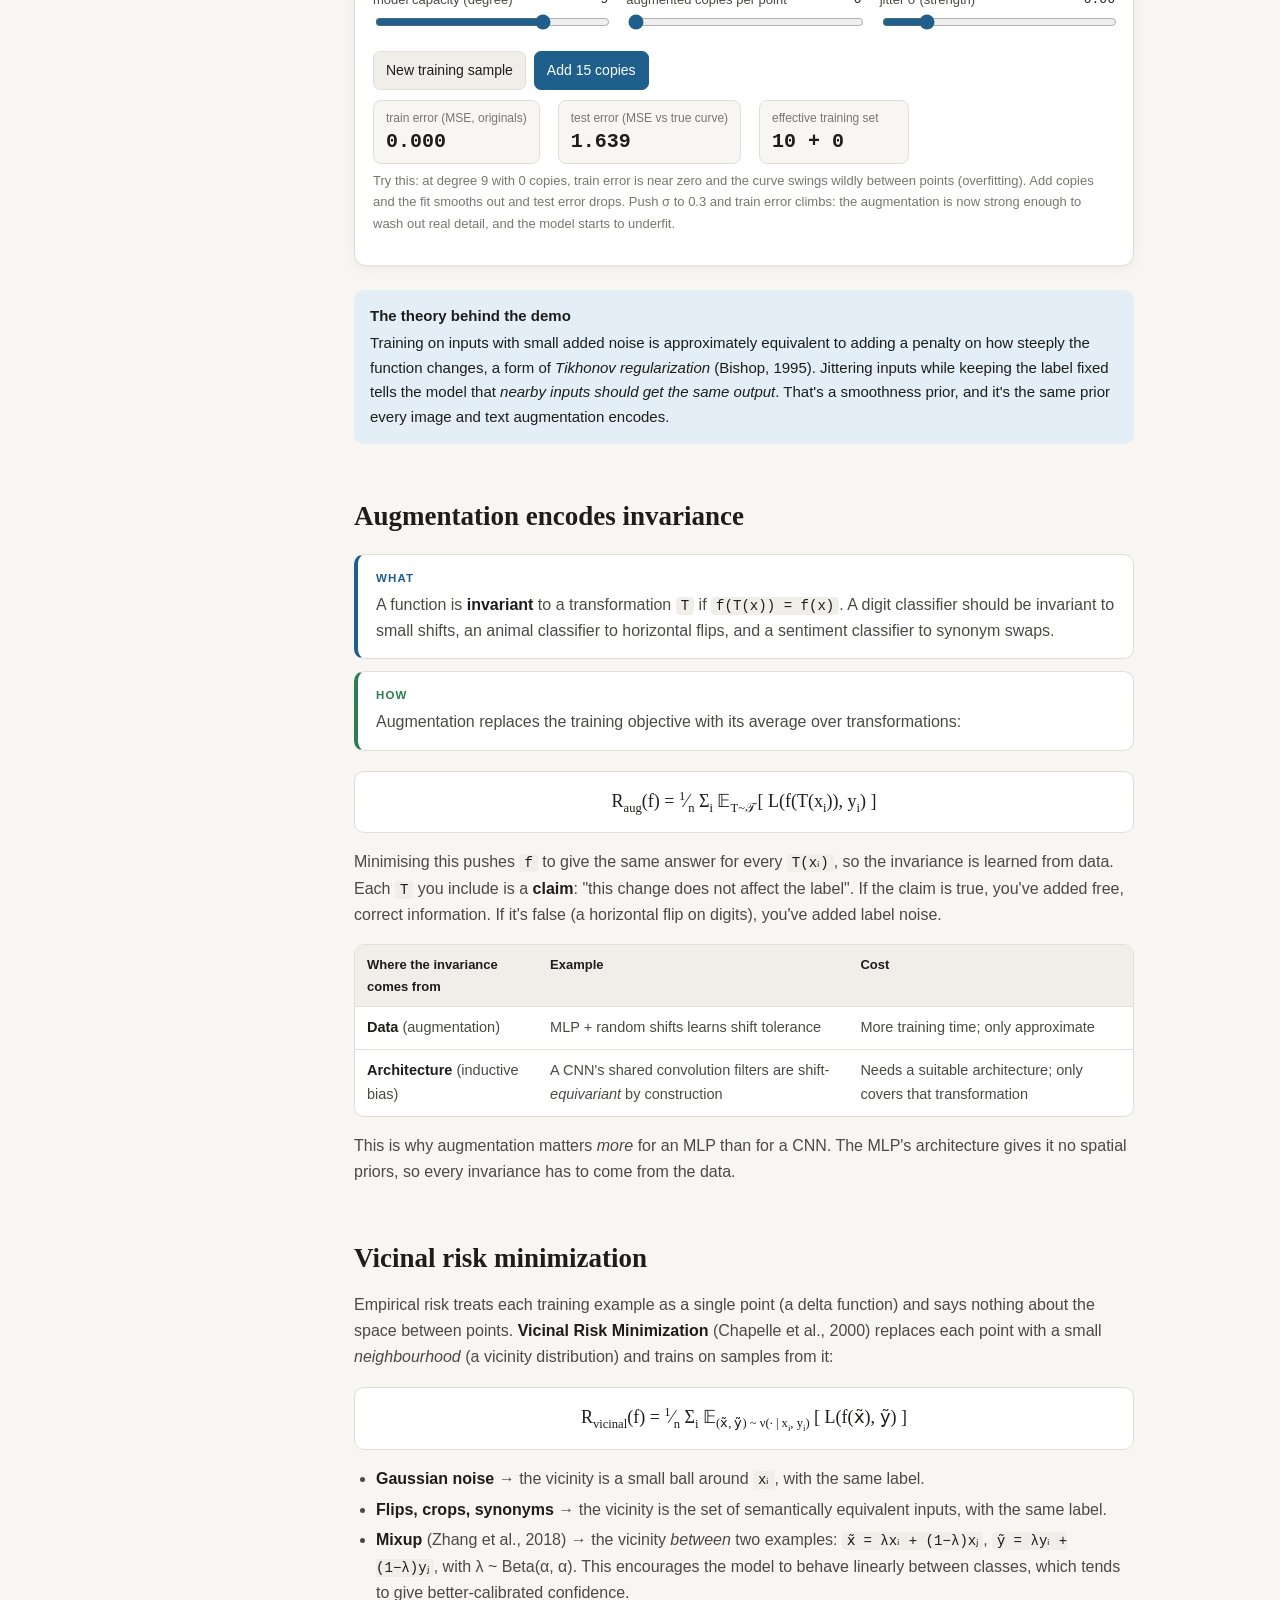
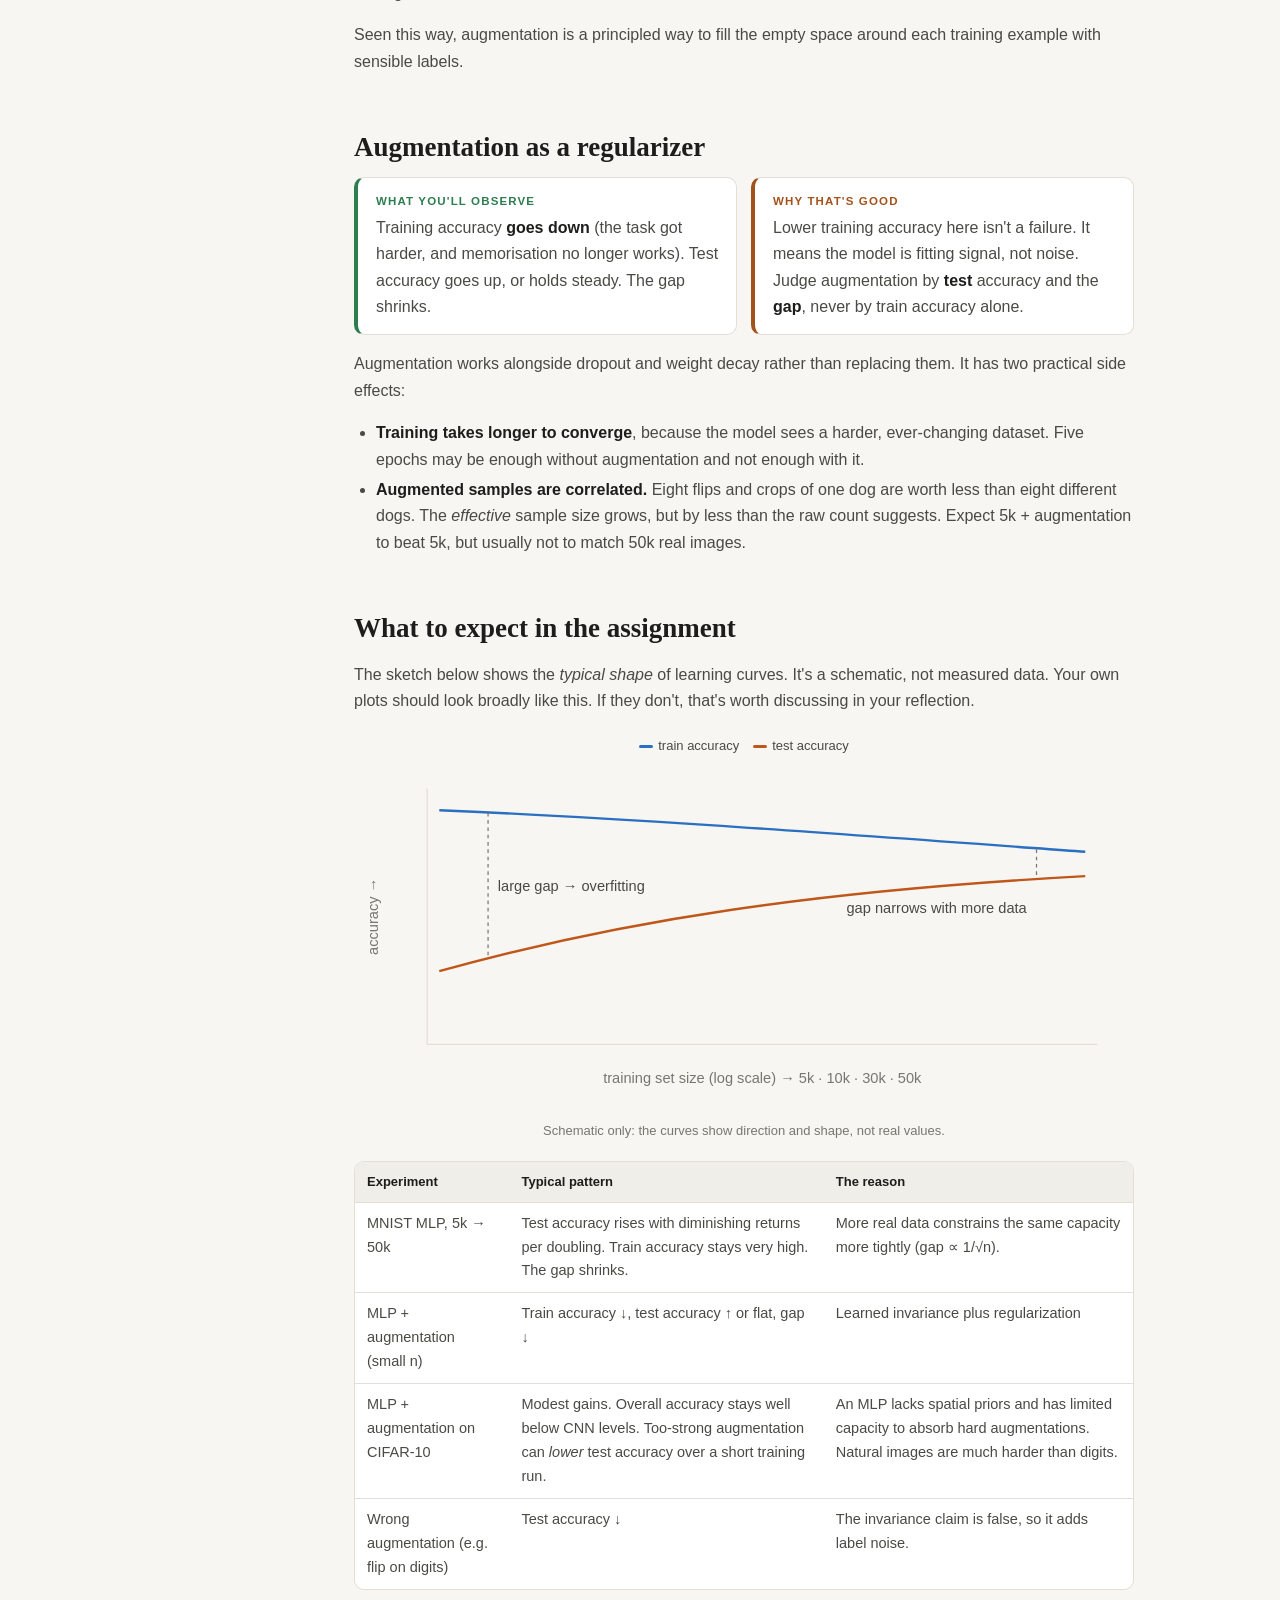
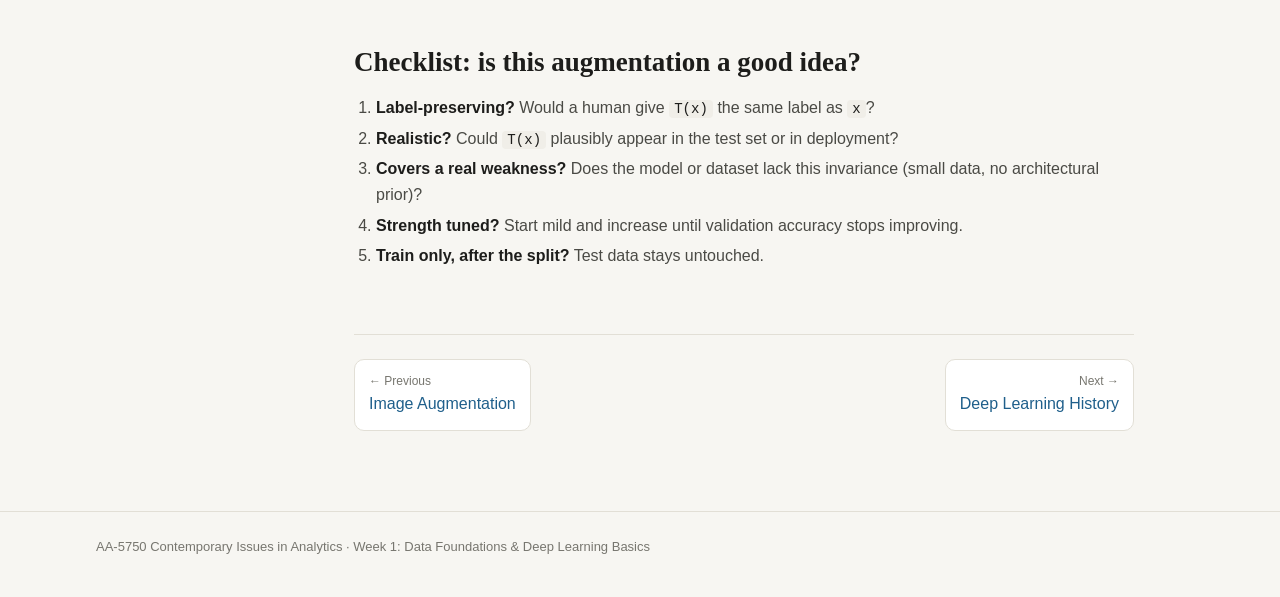
<file: why-augmentation.html>
<!doctype html>
<html lang="en">
<head>
<meta charset="utf-8">
<meta name="viewport" content="width=device-width, initial-scale=1">
<title>Why Augmentation Works</title>
<meta name="description" content="The theory behind data augmentation: generalization gap, invariance, vicinal risk minimization, and augmentation as regularization.">
<link rel="stylesheet" href="assets/style.css">
<style>
  .chart-wrap { position: relative; }
  canvas.fit { width: 100%; height: 300px; display: block; border-radius: 8px; border: 1px solid var(--line); background: var(--bg); }
  .tooltip { position: absolute; pointer-events: none; background: var(--surface); border: 1px solid var(--line); border-radius: 6px; padding: 5px 8px; font: 12px var(--mono); color: var(--ink); box-shadow: var(--shadow); display: none; white-space: nowrap; }
  .legend-row { display: flex; flex-wrap: wrap; gap: 14px; font-size: 13px; color: var(--ink-2); margin: 4px 0 8px; }
  .legend-row i { display: inline-block; width: 14px; height: 3px; vertical-align: middle; margin-right: 5px; border-radius: 2px; }
  .legend-row i.dot { width: 9px; height: 9px; border-radius: 50%; }
  .legend-row i.ring { width: 8px; height: 8px; border-radius: 50%; background: none !important; border: 1.5px solid var(--s1); }
  .legend-row i.dash { background: repeating-linear-gradient(90deg, var(--ink-3) 0 4px, transparent 4px 7px) !important; }
  .stats { display: flex; gap: 18px; flex-wrap: wrap; margin-top: 10px; }
  .stat { background: var(--bg); border: 1px solid var(--line); border-radius: 8px; padding: 8px 12px; min-width: 150px; }
  .stat small { display: block; color: var(--ink-3); font-size: 12px; }
  .stat b { font: 600 20px var(--mono); color: var(--ink); }
  .eq { font-family: var(--serif); font-size: 18px; text-align: center; margin: 16px 0; color: var(--ink); background: var(--surface); border: 1px solid var(--line); border-radius: var(--radius); padding: 14px; overflow-x: auto; }
  .eq sub, .eq sup { font-size: .7em; }
</style>
</head>
<body>
<div class="wrap page">
<aside class="toc"></aside>
<main>
  <p class="eyebrow">04 · Theory</p>
  <h1>Why augmentation works</h1>
  <p class="lede">Flipping images and swapping words can look like a hack. It isn't. Augmentation has a clear theoretical basis: it reduces the gap between what a model learns from a finite dataset and how it performs on data it has never seen.</p>

  <h2 id="gap">The generalization gap</h2>
  <p>We'd like to minimise the <strong>true risk</strong>: the expected loss over every input the model could ever meet. We can only compute the <strong>empirical risk</strong> on our <em>n</em> training examples:</p>
  <div class="eq">R(f) = 𝔼<sub>(x,y)~𝒟</sub> [ L(f(x), y) ] &nbsp;&nbsp; vs &nbsp;&nbsp; R<sub>emp</sub>(f) = <sup>1</sup>⁄<sub>n</sub> Σ<sub>i</sub> L(f(x<sub>i</sub>), y<sub>i</sub>)</div>
  <p>Training drives <code>R_emp</code> down. The quantity that matters is <code>R</code>. The difference between them is the <strong>generalization gap</strong>, which you measure as <em>train accuracy − test accuracy</em>. Classical learning theory says the gap grows with model <strong>capacity</strong> and shrinks with dataset size <strong>n</strong>, roughly like <code>√(capacity / n)</code>.</p>
  <div class="www">
    <div class="what"><b>Overfitting</b><p>The model has enough capacity to memorise noise and quirks of the particular training examples. Training accuracy approaches 100% while test accuracy stalls. The MNIST MLP has 109,386 parameters and the baseline trains on 5,000 images, about 22 parameters per example. It has plenty of room to memorise.</p></div>
  </div>
  <p>There are three ways to shrink the gap:</p>
  <ol>
    <li><strong>More real data</strong> (larger n). This is the best option, but it's expensive. The assignment's 5k → 50k sweep measures exactly this effect.</li>
    <li><strong>Less effective capacity</strong>: smaller models, weight decay, dropout, early stopping.</li>
    <li><strong>Better prior knowledge</strong>: tell the model what <em>shouldn't</em> matter. Augmentation does this, and in practice it also acts like option 1 at almost no cost.</li>
  </ol>

  <h2 id="demo" data-toc="Overfitting demo">See it: augmentation tames an overfit model</h2>
  <p>Ten noisy samples from a smooth curve, fitted with a high-degree polynomial (a high-capacity model). The augmentation adds jittered copies of each training point with the <strong>same label</strong>, the 1D equivalent of "a slightly shifted image is still the same digit".</p>
  <div class="demo">
    <p class="demo-title">Polynomial regression · 10 training points</p>
    <div class="legend-row">
      <span><i class="dot" style="background:var(--s1)"></i>training points</span>
      <span><i class="ring"></i>augmented copies</span>
      <span><i style="background:var(--s2)"></i>model fit</span>
      <span><i class="dash"></i>true function</span>
    </div>
    <div class="chart-wrap"><canvas class="fit" id="fit"></canvas><div class="tooltip" id="tip"></div></div>
    <div class="controls">
      <div class="control"><label>model capacity (degree) <output id="o-deg">9</output></label><input type="range" id="deg" min="1" max="12" step="1" value="9"></div>
      <div class="control"><label>augmented copies per point <output id="o-k">0</output></label><input type="range" id="k" min="0" max="30" step="1" value="0"></div>
      <div class="control"><label>jitter σ (strength) <output id="o-sig">0.06</output></label><input type="range" id="sig" min="0.01" max="0.3" step="0.01" value="0.06"></div>
    </div>
    <div class="btn-row"><button class="btn" id="newdata" type="button">New training sample</button><button class="btn primary" id="aug-on" type="button">Add 15 copies</button></div>
    <div class="stats">
      <div class="stat"><small>train error (MSE, originals)</small><b id="s-train">–</b></div>
      <div class="stat"><small>test error (MSE vs true curve)</small><b id="s-test">–</b></div>
      <div class="stat"><small>effective training set</small><b id="s-n">–</b></div>
    </div>
    <p class="caption">Try this: at degree 9 with 0 copies, train error is near zero and the curve swings wildly between points (overfitting). Add copies and the fit smooths out and test error drops. Push σ to 0.3 and train error climbs: the augmentation is now strong enough to wash out real detail, and the model starts to underfit.</p>
  </div>
  <div class="note"><b>The theory behind the demo</b>Training on inputs with small added noise is approximately equivalent to adding a penalty on how steeply the function changes, a form of <em>Tikhonov regularization</em> (Bishop, 1995). Jittering inputs while keeping the label fixed tells the model that <em>nearby inputs should get the same output</em>. That's a smoothness prior, and it's the same prior every image and text augmentation encodes.</div>

  <h2 id="invariance">Augmentation encodes invariance</h2>
  <div class="www">
    <div class="what"><b>What</b><p>A function is <strong>invariant</strong> to a transformation <code>T</code> if <code>f(T(x)) = f(x)</code>. A digit classifier should be invariant to small shifts, an animal classifier to horizontal flips, and a sentiment classifier to synonym swaps.</p></div>
    <div class="how"><b>How</b><p>Augmentation replaces the training objective with its average over transformations:</p></div>
  </div>
  <div class="eq">R<sub>aug</sub>(f) = <sup>1</sup>⁄<sub>n</sub> Σ<sub>i</sub> 𝔼<sub>T~𝒯</sub> [ L(f(T(x<sub>i</sub>)), y<sub>i</sub>) ]</div>
  <p>Minimising this pushes <code>f</code> to give the same answer for every <code>T(xᵢ)</code>, so the invariance is learned from data. Each <code>T</code> you include is a <strong>claim</strong>: "this change does not affect the label". If the claim is true, you've added free, correct information. If it's false (a horizontal flip on digits), you've added label noise.</p>
  <div class="table-wrap"><table>
    <tr><th>Where the invariance comes from</th><th>Example</th><th>Cost</th></tr>
    <tr><td><strong>Data</strong> (augmentation)</td><td>MLP + random shifts learns shift tolerance</td><td>More training time; only approximate</td></tr>
    <tr><td><strong>Architecture</strong> (inductive bias)</td><td>A CNN's shared convolution filters are shift-<em>equivariant</em> by construction</td><td>Needs a suitable architecture; only covers that transformation</td></tr>
  </table></div>
  <p>This is why augmentation matters <em>more</em> for an MLP than for a CNN. The MLP's architecture gives it no spatial priors, so every invariance has to come from the data.</p>

  <h2 id="vrm">Vicinal risk minimization</h2>
  <p>Empirical risk treats each training example as a single point (a delta function) and says nothing about the space between points. <strong>Vicinal Risk Minimization</strong> (Chapelle et al., 2000) replaces each point with a small <em>neighbourhood</em> (a vicinity distribution) and trains on samples from it:</p>
  <div class="eq">R<sub>vicinal</sub>(f) = <sup>1</sup>⁄<sub>n</sub> Σ<sub>i</sub> 𝔼<sub>(x̃, ỹ) ~ ν(· | x<sub>i</sub>, y<sub>i</sub>)</sub> [ L(f(x̃), ỹ) ]</div>
  <ul>
    <li><strong>Gaussian noise</strong> → the vicinity is a small ball around <code>xᵢ</code>, with the same label.</li>
    <li><strong>Flips, crops, synonyms</strong> → the vicinity is the set of semantically equivalent inputs, with the same label.</li>
    <li><strong>Mixup</strong> (Zhang et al., 2018) → the vicinity <em>between</em> two examples: <code>x̃ = λxᵢ + (1−λ)xⱼ</code>, <code>ỹ = λyᵢ + (1−λ)yⱼ</code>, with λ ~ Beta(α, α). This encourages the model to behave linearly between classes, which tends to give better-calibrated confidence.</li>
  </ul>
  <p>Seen this way, augmentation is a principled way to fill the empty space around each training example with sensible labels.</p>

  <h2 id="regularizer">Augmentation as a regularizer</h2>
  <div class="grid2">
    <div class="www" style="margin:0"><div class="how"><b>What you'll observe</b><p>Training accuracy <strong>goes down</strong> (the task got harder, and memorisation no longer works). Test accuracy goes up, or holds steady. The gap shrinks.</p></div></div>
    <div class="www" style="margin:0"><div class="why"><b>Why that's good</b><p>Lower training accuracy here isn't a failure. It means the model is fitting signal, not noise. Judge augmentation by <strong>test</strong> accuracy and the <strong>gap</strong>, never by train accuracy alone.</p></div></div>
  </div>
  <p>Augmentation works alongside dropout and weight decay rather than replacing them. It has two practical side effects:</p>
  <ul>
    <li><strong>Training takes longer to converge</strong>, because the model sees a harder, ever-changing dataset. Five epochs may be enough without augmentation and not enough with it.</li>
    <li><strong>Augmented samples are correlated.</strong> Eight flips and crops of one dog are worth less than eight different dogs. The <em>effective</em> sample size grows, but by less than the raw count suggests. Expect 5k + augmentation to beat 5k, but usually not to match 50k real images.</li>
  </ul>

  <h2 id="learning-curves">What to expect in the assignment</h2>
  <p>The sketch below shows the <em>typical shape</em> of learning curves. It's a schematic, not measured data. Your own plots should look broadly like this. If they don't, that's worth discussing in your reflection.</p>
  <figure class="figure">
    <div class="legend-row" style="justify-content:center"><span><i style="background:var(--s1)"></i>train accuracy</span><span><i style="background:var(--s2)"></i>test accuracy</span></div>
    <svg viewBox="0 0 640 280" role="img" aria-label="Schematic: train accuracy decreases slightly and test accuracy increases as training set size grows; the gap between them narrows">
      <g font-size="12">
        <line x1="60" y1="230" x2="610" y2="230" class="svg-line" stroke-width="1"/>
        <line x1="60" y1="20" x2="60" y2="230" class="svg-line" stroke-width="1"/>
        <text x="335" y="262" text-anchor="middle" class="svg-ink3">training set size (log scale) →  5k · 10k · 30k · 50k</text>
        <text x="20" y="125" text-anchor="middle" class="svg-ink3" transform="rotate(-90 20 125)">accuracy →</text>
        <path d="M70,38 C220,44 380,56 600,72" fill="none" stroke="var(--s1)" stroke-width="2"/>
        <path d="M70,170 C220,128 380,104 600,92" fill="none" stroke="var(--s2)" stroke-width="2"/>
        <line x1="110" y1="40" x2="110" y2="157" stroke="var(--ink-3)" stroke-dasharray="3 3"/>
        <text x="118" y="104" class="svg-ink2">large gap → overfitting</text>
        <line x1="560" y1="70" x2="560" y2="93" stroke="var(--ink-3)" stroke-dasharray="3 3"/>
        <text x="552" y="122" text-anchor="end" class="svg-ink2">gap narrows with more data</text>
      </g>
    </svg>
    <figcaption>Schematic only: the curves show direction and shape, not real values.</figcaption>
  </figure>
  <div class="table-wrap"><table>
    <tr><th>Experiment</th><th>Typical pattern</th><th>The reason</th></tr>
    <tr><td>MNIST MLP, 5k → 50k</td><td>Test accuracy rises with diminishing returns per doubling. Train accuracy stays very high. The gap shrinks.</td><td>More real data constrains the same capacity more tightly (gap ∝ 1/√n).</td></tr>
    <tr><td>MLP + augmentation (small n)</td><td>Train accuracy ↓, test accuracy ↑ or flat, gap ↓</td><td>Learned invariance plus regularization</td></tr>
    <tr><td>MLP + augmentation on CIFAR-10</td><td>Modest gains. Overall accuracy stays well below CNN levels. Too-strong augmentation can <em>lower</em> test accuracy over a short training run.</td><td>An MLP lacks spatial priors and has limited capacity to absorb hard augmentations. Natural images are much harder than digits.</td></tr>
    <tr><td>Wrong augmentation (e.g. flip on digits)</td><td>Test accuracy ↓</td><td>The invariance claim is false, so it adds label noise.</td></tr>
  </table></div>

  <h2 id="checklist">Checklist: is this augmentation a good idea?</h2>
  <ol>
    <li><strong>Label-preserving?</strong> Would a human give <code>T(x)</code> the same label as <code>x</code>?</li>
    <li><strong>Realistic?</strong> Could <code>T(x)</code> plausibly appear in the test set or in deployment?</li>
    <li><strong>Covers a real weakness?</strong> Does the model or dataset lack this invariance (small data, no architectural prior)?</li>
    <li><strong>Strength tuned?</strong> Start mild and increase until validation accuracy stops improving.</li>
    <li><strong>Train only, after the split?</strong> Test data stays untouched.</li>
  </ol>
</main>
</div>

<script src="assets/site.js"></script>
<script>
(function () {
  const cv = document.getElementById("fit"), tip = document.getElementById("tip");
  const degEl = document.getElementById("deg"), kEl = document.getElementById("k"), sigEl = document.getElementById("sig");
  const truth = x => Math.sin(Math.PI * x);
  let seed = 3;
  const rnd = () => { seed |= 0; seed = (seed + 0x6D2B79F5) | 0; let t = Math.imul(seed ^ (seed >>> 15), 1 | seed); t = (t + Math.imul(t ^ (t >>> 7), 61 | t)) ^ t; return ((t ^ (t >>> 14)) >>> 0) / 4294967296; };
  const gauss = () => { let u = 0; while (!u) u = rnd(); return Math.sqrt(-2 * Math.log(u)) * Math.cos(2 * Math.PI * rnd()); };
  let pts = [], aug = [], coef = [];

  function newData() {
    pts = [];
    for (let i = 0; i < 10; i++) { const x = -0.95 + 1.9 * (i + 0.2 + 0.6 * rnd()) / 10; pts.push([x, truth(x) + 0.18 * gauss()]); }
  }
  function makeAug() {
    const k = +kEl.value, s = +sigEl.value; aug = [];
    pts.forEach(([x, y]) => { for (let j = 0; j < k; j++) aug.push([x + s * gauss(), y]); });
  }
  function fit(data, d) {
    const m = d + 1, A = Array.from({ length: m }, () => new Float64Array(m + 1));
    data.forEach(([x, y]) => {
      const p = [1]; for (let i = 1; i < m; i++) p.push(p[i - 1] * x);
      for (let r = 0; r < m; r++) { for (let c = 0; c < m; c++) A[r][c] += p[r] * p[c]; A[r][m] += p[r] * y; }
    });
    for (let r = 0; r < m; r++) A[r][r] += 1e-9;
    for (let c = 0; c < m; c++) {
      let piv = c; for (let r = c + 1; r < m; r++) if (Math.abs(A[r][c]) > Math.abs(A[piv][c])) piv = r;
      [A[c], A[piv]] = [A[piv], A[c]];
      for (let r = 0; r < m; r++) if (r !== c) { const f = A[r][c] / A[c][c]; for (let k = c; k <= m; k++) A[r][k] -= f * A[c][k]; }
    }
    return A.map((row, i) => row[m] / row[i]);
  }
  const pred = x => coef.reduce((s, c, i) => s + c * Math.pow(x, i), 0);

  let geom = null;
  function draw() {
    const d = +degEl.value;
    document.getElementById("o-deg").textContent = d; document.getElementById("o-k").textContent = kEl.value; document.getElementById("o-sig").textContent = (+sigEl.value).toFixed(2);
    coef = fit(pts.concat(aug), d);
    const tr = pts.reduce((s, [x, y]) => s + (pred(x) - y) ** 2, 0) / pts.length;
    let te = 0; for (let i = 0; i < 200; i++) { const x = -0.95 + 1.9 * i / 199; te += (pred(x) - truth(x)) ** 2; } te /= 200;
    document.getElementById("s-train").textContent = tr.toFixed(3);
    document.getElementById("s-test").textContent = te > 99 ? ">99" : te.toFixed(3);
    document.getElementById("s-n").textContent = `${pts.length} + ${aug.length}`;

    const dpr = devicePixelRatio || 1, W = cv.clientWidth, H = cv.clientHeight;
    cv.width = W * dpr; cv.height = H * dpr;
    const g = cv.getContext("2d"); g.scale(dpr, dpr);
    const pad = 28, X = x => pad + ((x + 1) / 2) * (W - 2 * pad), Y = y => H / 2 - (y / 2) * (H / 2 - 12);
    geom = { X, Y, W, H, pad };
    g.strokeStyle = cssVar("--line"); g.lineWidth = 1;
    [-1, 0, 1].forEach(y => { g.beginPath(); g.moveTo(pad, Y(y)); g.lineTo(W - pad, Y(y)); g.stroke(); });
    g.fillStyle = cssVar("--ink-3"); g.font = "11px system-ui"; [-1, 0, 1].forEach(y => g.fillText(y, 6, Y(y) + 4));
    // truth
    g.strokeStyle = cssVar("--ink-3"); g.setLineDash([5, 4]); g.lineWidth = 1.5; g.beginPath();
    for (let i = 0; i <= 200; i++) { const x = -1 + i / 100; i ? g.lineTo(X(x), Y(truth(x))) : g.moveTo(X(x), Y(truth(x))); } g.stroke(); g.setLineDash([]);
    // augmented
    g.strokeStyle = cssVar("--s1"); g.globalAlpha = 0.45; g.lineWidth = 1.2;
    aug.forEach(([x, y]) => { if (x < -1 || x > 1) return; g.beginPath(); g.arc(X(x), Y(y), 3, 0, 7); g.stroke(); }); g.globalAlpha = 1;
    // fit
    g.save(); g.beginPath(); g.rect(pad, 0, W - 2 * pad, H); g.clip();
    g.strokeStyle = cssVar("--s2"); g.lineWidth = 2; g.beginPath();
    for (let i = 0; i <= 300; i++) { const x = -1 + i / 150; const y = Math.max(-4, Math.min(4, pred(x))); i ? g.lineTo(X(x), Y(y)) : g.moveTo(X(x), Y(y)); } g.stroke(); g.restore();
    // originals with surface ring
    pts.forEach(([x, y]) => { g.beginPath(); g.arc(X(x), Y(y), 5, 0, 7); g.fillStyle = cssVar("--s1"); g.fill(); g.lineWidth = 2; g.strokeStyle = cssVar("--bg"); g.stroke(); });
  }
  cv.addEventListener("mousemove", e => {
    if (!geom) return;
    const r = cv.getBoundingClientRect(), px = e.clientX - r.left;
    const x = ((px - geom.pad) / (geom.W - 2 * geom.pad)) * 2 - 1;
    if (x < -1 || x > 1) { tip.style.display = "none"; return; }
    tip.innerHTML = `x = ${x.toFixed(2)}<br>model fit = ${pred(x).toFixed(2)}<br>true value = ${truth(x).toFixed(2)}`;
    tip.style.display = "block";
    tip.style.left = Math.min(px + 12, r.width - 150) + "px"; tip.style.top = (e.clientY - r.top + 12) + "px";
  });
  cv.addEventListener("mouseleave", () => (tip.style.display = "none"));
  const refresh = () => { makeAug(); draw(); };
  degEl.oninput = draw; kEl.oninput = refresh; sigEl.oninput = refresh;
  document.getElementById("newdata").onclick = () => { newData(); refresh(); };
  document.getElementById("aug-on").onclick = () => { kEl.value = 15; refresh(); };
  addEventListener("resize", draw); document.addEventListener("themechange", draw);
  newData(); refresh();
})();
</script>
</body>
</html>
</file>
<file: assets/style.css>
/* AA-5750 Week 1: shared styles */
:root {
  --bg: #f7f6f2;
  --surface: #ffffff;
  --surface-2: #f0eee8;
  --ink: #1d1d1b;
  --ink-2: #4a4a45;
  --ink-3: #77766f;
  --line: #e2dfd6;
  --accent: #1f5f8b;
  --accent-soft: #e3eef6;
  --what: #1f5f8b;   --what-soft: #e3eef6;
  --how: #2e7d4f;    --how-soft: #e2f1e7;
  --why: #a4521b;    --why-soft: #f8e9dc;
  --warn: #9b2c2c;   --warn-soft: #f9e4e4;
  --code-bg: #1e1f22;
  --code-ink: #e6e4dc;
  --s1: #2a6fc0; --s2: #c0571a;
  --radius: 10px;
  --shadow: 0 1px 2px rgba(0,0,0,.04), 0 4px 16px rgba(0,0,0,.04);
  --font: -apple-system, BlinkMacSystemFont, "Segoe UI", Inter, Roboto, "Helvetica Neue", Arial, sans-serif;
  --serif: "Iowan Old Style", "Palatino Linotype", Palatino, Georgia, serif;
  --mono: ui-monospace, "SF Mono", Menlo, Consolas, "Liberation Mono", monospace;
  color-scheme: light;
}
@media (prefers-color-scheme: dark) {
  :root:not([data-theme="light"]) {
    --bg: #141517; --surface: #1c1d20; --surface-2: #24262a; --ink: #ecebe6; --ink-2: #bdbbb3; --ink-3: #8c8a83;
    --line: #2f3136; --accent: #7db7e0; --accent-soft: #1d2d3a;
    --what: #7db7e0; --what-soft: #1d2d3a; --how: #7cc79a; --how-soft: #1b3024; --why: #e6a272; --why-soft: #3a2719;
    --warn: #f08a8a; --warn-soft: #3a1f1f; --code-bg: #0f1012; --shadow: none; color-scheme: dark;
    --s1: #3d8ad6; --s2: #d06a2c;
  }
}
:root[data-theme="dark"] {
  --bg: #141517; --surface: #1c1d20; --surface-2: #24262a; --ink: #ecebe6; --ink-2: #bdbbb3; --ink-3: #8c8a83;
  --line: #2f3136; --accent: #7db7e0; --accent-soft: #1d2d3a;
  --what: #7db7e0; --what-soft: #1d2d3a; --how: #7cc79a; --how-soft: #1b3024; --why: #e6a272; --why-soft: #3a2719;
  --warn: #f08a8a; --warn-soft: #3a1f1f; --code-bg: #0f1012; --shadow: none; color-scheme: dark;
    --s1: #3d8ad6; --s2: #d06a2c;
}

* { box-sizing: border-box; }
html { scroll-behavior: smooth; -webkit-text-size-adjust: 100%; }
body {
  margin: 0; background: var(--bg); color: var(--ink);
  font: 16px/1.65 var(--font);
}
a { color: var(--accent); text-underline-offset: 2px; }
img, canvas, svg { max-width: 100%; }

/* ---------- top bar ---------- */
.topbar {
  position: sticky; top: 0; z-index: 20;
  background: color-mix(in srgb, var(--bg) 88%, transparent);
  backdrop-filter: blur(8px); -webkit-backdrop-filter: blur(8px);
  border-bottom: 1px solid var(--line);
}
.topbar-inner {
  max-width: 1120px; margin: 0 auto; padding: 10px 16px;
  display: flex; align-items: center; gap: 16px;
}
.brand { font-weight: 700; color: var(--ink); text-decoration: none; white-space: nowrap; font-size: 15px; }
.brand span { color: var(--ink-3); font-weight: 500; }
.nav { display: flex; gap: 2px; overflow-x: auto; scrollbar-width: none; flex: 1; }
.nav::-webkit-scrollbar { display: none; }
.nav a {
  color: var(--ink-2); text-decoration: none; font-size: 14px; padding: 6px 10px;
  border-radius: 6px; white-space: nowrap;
}
.nav a:hover { background: var(--surface-2); color: var(--ink); }
.nav a[aria-current="page"] { background: var(--accent-soft); color: var(--accent); font-weight: 600; }
.theme-btn {
  border: 1px solid var(--line); background: var(--surface); color: var(--ink-2);
  border-radius: 6px; padding: 5px 9px; cursor: pointer; font: inherit; font-size: 13px;
}

/* ---------- layout ---------- */
.wrap { max-width: 1120px; margin: 0 auto; padding: 0 16px; }
.page { display: grid; grid-template-columns: 210px minmax(0, 1fr); gap: 48px; padding-top: 40px; padding-bottom: 80px; }
.toc { position: sticky; top: 72px; align-self: start; font-size: 13.5px; }
.toc h4 { margin: 0 0 8px; font-size: 11px; letter-spacing: .08em; text-transform: uppercase; color: var(--ink-3); }
.toc a { display: block; color: var(--ink-2); text-decoration: none; padding: 4px 0 4px 10px; border-left: 2px solid var(--line); }
.toc a:hover { color: var(--ink); }
.toc a.active { color: var(--accent); border-left-color: var(--accent); }
main { min-width: 0; max-width: 780px; }
@media (max-width: 900px) {
  .page { grid-template-columns: minmax(0, 1fr); gap: 0; padding-top: 24px; }
  .toc { display: none; }
}

/* ---------- type ---------- */
.eyebrow { font-size: 12px; letter-spacing: .1em; text-transform: uppercase; color: var(--accent); font-weight: 700; margin: 0 0 6px; }
h1 { font-family: var(--serif); font-size: clamp(30px, 5vw, 44px); line-height: 1.12; margin: 0 0 14px; font-weight: 600; letter-spacing: -.01em; }
h2 { font-family: var(--serif); font-size: 27px; line-height: 1.25; margin: 56px 0 12px; font-weight: 600; scroll-margin-top: 80px; }
h3 { font-size: 18px; margin: 32px 0 8px; scroll-margin-top: 80px; }
p, li { color: var(--ink-2); }
strong { color: var(--ink); }
.lede { font-size: 18.5px; color: var(--ink-2); margin: 0 0 8px; }
code { font-family: var(--mono); font-size: .88em; background: var(--surface-2); padding: 1px 5px; border-radius: 4px; color: var(--ink); }
hr { border: 0; border-top: 1px solid var(--line); margin: 40px 0; }
ul, ol { padding-left: 22px; }
li { margin: 4px 0; }

/* ---------- code ---------- */
pre {
  position: relative; background: var(--code-bg); color: var(--code-ink);
  border-radius: var(--radius); padding: 16px 18px; overflow-x: auto;
  font: 13.5px/1.6 var(--mono); margin: 16px 0;
}
pre code { background: none; padding: 0; color: inherit; font-size: inherit; }
pre .c { color: #8a8f98; font-style: italic; }
pre .k { color: #e7a0d6; }
pre .s { color: #a8d8a0; }
pre .n { color: #f2c57c; }
pre .f { color: #8fc5f0; }
.copy-btn {
  position: absolute; top: 8px; right: 8px; font: 12px var(--font);
  background: rgba(255,255,255,.08); color: #cfcdc5; border: 1px solid rgba(255,255,255,.12);
  border-radius: 5px; padding: 3px 8px; cursor: pointer; opacity: 0; transition: opacity .15s;
}
pre:hover .copy-btn, .copy-btn:focus { opacity: 1; }
.out { border-left: 3px solid var(--how); background: var(--surface); color: var(--ink-2); }
.out::before { content: "output"; display: block; font: 11px var(--font); text-transform: uppercase; letter-spacing: .08em; color: var(--ink-3); margin-bottom: 4px; }

/* ---------- What / How / Why ---------- */
.www { display: grid; gap: 12px; margin: 20px 0; }
.www > div {
  background: var(--surface); border: 1px solid var(--line); border-radius: var(--radius);
  padding: 14px 16px 14px 18px; border-left-width: 4px;
}
.www > div > b { display: block; font-size: 11.5px; letter-spacing: .1em; text-transform: uppercase; margin-bottom: 4px; }
.www p { margin: 0; }
.www .what { border-left-color: var(--what); } .www .what > b { color: var(--what); }
.www .how  { border-left-color: var(--how); }  .www .how > b  { color: var(--how); }
.www .why  { border-left-color: var(--why); }  .www .why > b  { color: var(--why); }

/* ---------- callouts ---------- */
.note, .warn, .tip {
  border-radius: var(--radius); padding: 14px 16px; margin: 20px 0; font-size: 15px;
}
.note { background: var(--accent-soft); }
.tip  { background: var(--how-soft); }
.warn { background: var(--warn-soft); }
.note > b:first-child, .tip > b:first-child, .warn > b:first-child { display: block; margin-bottom: 2px; }
.warn > b:first-child { color: var(--warn); }
.note p, .tip p, .warn p { margin: 4px 0; }

/* ---------- tables ---------- */
.table-wrap { overflow-x: auto; margin: 16px 0; border: 1px solid var(--line); border-radius: var(--radius); background: var(--surface); }
table { border-collapse: collapse; width: 100%; font-size: 14.5px; }
th, td { text-align: left; padding: 9px 12px; border-bottom: 1px solid var(--line); vertical-align: top; }
th { background: var(--surface-2); font-weight: 600; color: var(--ink); font-size: 13px; }
tr:last-child td { border-bottom: 0; }
td { color: var(--ink-2); }

/* ---------- cards (home) ---------- */
.cards { display: grid; grid-template-columns: repeat(auto-fill, minmax(240px, 1fr)); gap: 14px; margin: 24px 0; }
.card {
  display: block; text-decoration: none; background: var(--surface); border: 1px solid var(--line);
  border-radius: var(--radius); padding: 18px; color: var(--ink); box-shadow: var(--shadow);
  transition: border-color .15s, transform .15s;
}
.card:hover { border-color: var(--accent); transform: translateY(-2px); }
.card .num { font: 600 12px var(--mono); color: var(--accent); }
.card h3 { margin: 6px 0 6px; font-size: 17px; }
.card p { margin: 0; font-size: 14.5px; }

/* ---------- interactive demo panels ---------- */
.demo {
  background: var(--surface); border: 1px solid var(--line); border-radius: 12px;
  padding: 18px; margin: 24px 0; box-shadow: var(--shadow);
}
.demo-title { font-size: 12px; letter-spacing: .1em; text-transform: uppercase; color: var(--how); font-weight: 700; margin: 0 0 10px; }
.controls { display: grid; grid-template-columns: repeat(auto-fill, minmax(200px, 1fr)); gap: 10px 18px; margin: 12px 0; }
.control label { display: flex; justify-content: space-between; font-size: 13px; color: var(--ink-2); margin-bottom: 2px; }
.control label output { font-family: var(--mono); color: var(--ink); }
input[type="range"] { width: 100%; accent-color: var(--accent); }
.btn-row { display: flex; flex-wrap: wrap; gap: 8px; margin: 10px 0; }
button.btn {
  font: inherit; font-size: 14px; padding: 7px 12px; border-radius: 7px; cursor: pointer;
  border: 1px solid var(--line); background: var(--surface-2); color: var(--ink);
}
button.btn:hover { border-color: var(--accent); }
button.btn.primary { background: var(--accent); border-color: var(--accent); color: var(--surface); }
button.btn[aria-pressed="true"] { background: var(--accent-soft); border-color: var(--accent); color: var(--accent); }
input[type="text"], textarea, select {
  font: inherit; font-size: 15px; width: 100%; padding: 8px 10px; border-radius: 7px;
  border: 1px solid var(--line); background: var(--bg); color: var(--ink);
}
textarea { resize: vertical; min-height: 64px; }
.check { display: inline-flex; align-items: center; gap: 6px; font-size: 14px; color: var(--ink-2); }

/* ---------- misc ---------- */
.pill { display: inline-block; font-size: 12px; padding: 1px 8px; border-radius: 999px; background: var(--surface-2); color: var(--ink-2); border: 1px solid var(--line); }
.grid2 { display: grid; grid-template-columns: 1fr 1fr; gap: 14px; }
@media (max-width: 640px) { .grid2 { grid-template-columns: 1fr; } }
.figure { margin: 20px 0; text-align: center; }
.figure figcaption, .caption { font-size: 13px; color: var(--ink-3); margin-top: 6px; }
.pager { display: flex; justify-content: space-between; gap: 12px; margin-top: 64px; padding-top: 24px; border-top: 1px solid var(--line); }
.pager a { text-decoration: none; display: block; padding: 12px 14px; border: 1px solid var(--line); border-radius: var(--radius); background: var(--surface); max-width: 48%; }
.pager a small { display: block; color: var(--ink-3); font-size: 12px; }
.pager a:hover { border-color: var(--accent); }
.pager .next { margin-left: auto; text-align: right; }
.hero { padding: 56px 0 8px; }
.footer { border-top: 1px solid var(--line); padding: 24px 0 40px; font-size: 13px; color: var(--ink-3); }
.mono { font-family: var(--mono); }
.kbd { font-family: var(--mono); font-size: 12px; border: 1px solid var(--line); border-bottom-width: 2px; border-radius: 4px; padding: 0 5px; }
mark.add { background: var(--how-soft); color: var(--how); padding: 0 2px; border-radius: 3px; }
mark.chg { background: var(--why-soft); color: var(--why); padding: 0 2px; border-radius: 3px; }
mark.del { background: var(--warn-soft); color: var(--warn); text-decoration: line-through; padding: 0 2px; border-radius: 3px; }
.svg-ink { fill: var(--ink); } .svg-ink2 { fill: var(--ink-2); } .svg-ink3 { fill: var(--ink-3); }
.svg-line { stroke: var(--line); } .svg-acc { stroke: var(--accent); } .svg-accf { fill: var(--accent); }

/* ---------- figures from the Deep Learning blog series ---------- */
.blog-fig { margin: 22px 0; }
.blog-fig img {
  display: block; width: 100%; height: auto; background: #fff; border-radius: 10px;
  border: 1px solid var(--line); padding: 10px; box-sizing: border-box;
}
.blog-fig.narrow img { max-width: 440px; margin: 0 auto; }
.blog-fig figcaption { font-size: 13px; color: var(--ink-3); margin-top: 6px; text-align: center; }
.fig-row { display: grid; grid-template-columns: 1fr 1fr; gap: 14px; align-items: start; }
.fig-row .blog-fig { margin: 0; }
@media (max-width: 640px) { .fig-row { grid-template-columns: 1fr; } }
.source-card {
  display: flex; gap: 14px; align-items: center; background: var(--surface); border: 1px solid var(--line);
  border-radius: var(--radius); padding: 12px 16px; margin: 18px 0; font-size: 14.5px; color: var(--ink-2);
}
.source-card b { color: var(--ink); }
.source-card .tag { font: 600 11px var(--font); letter-spacing: .08em; text-transform: uppercase; color: var(--why); white-space: nowrap; }
.timeline { list-style: none; padding: 0; margin: 20px 0; border-left: 2px solid var(--line); }
.timeline li { position: relative; padding: 0 0 18px 22px; margin: 0; }
.timeline li::before { content: ""; position: absolute; left: -7px; top: 6px; width: 12px; height: 12px; border-radius: 50%; background: var(--accent); border: 2px solid var(--bg); }
.timeline li.fall::before { background: var(--warn); }
.timeline li.rev::before { background: var(--why); }
.timeline .yr { font: 700 15px var(--mono); color: var(--ink); margin-right: 8px; }
.eqn { font-family: var(--serif); font-size: 20px; text-align: center; color: var(--ink); background: var(--surface); border: 1px solid var(--line); border-radius: var(--radius); padding: 14px; margin: 16px 0; overflow-x: auto; }
</file>
